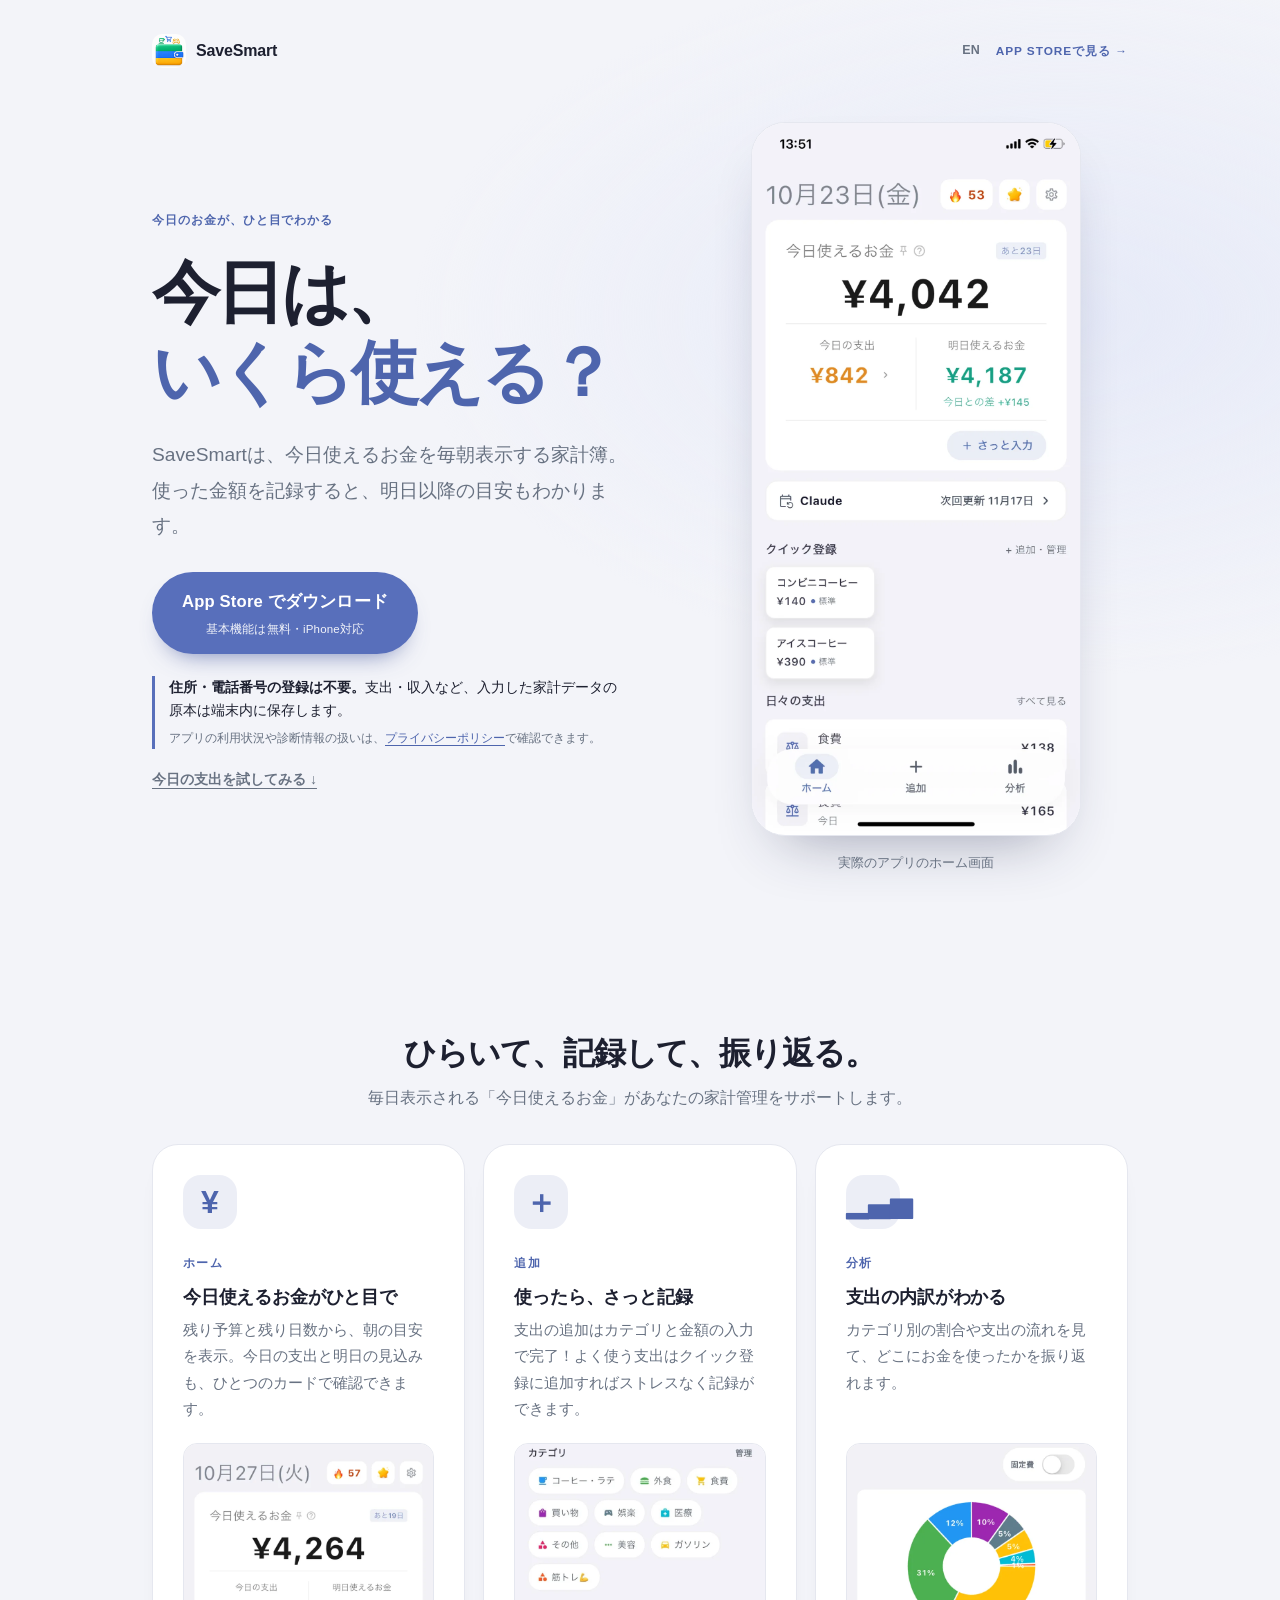
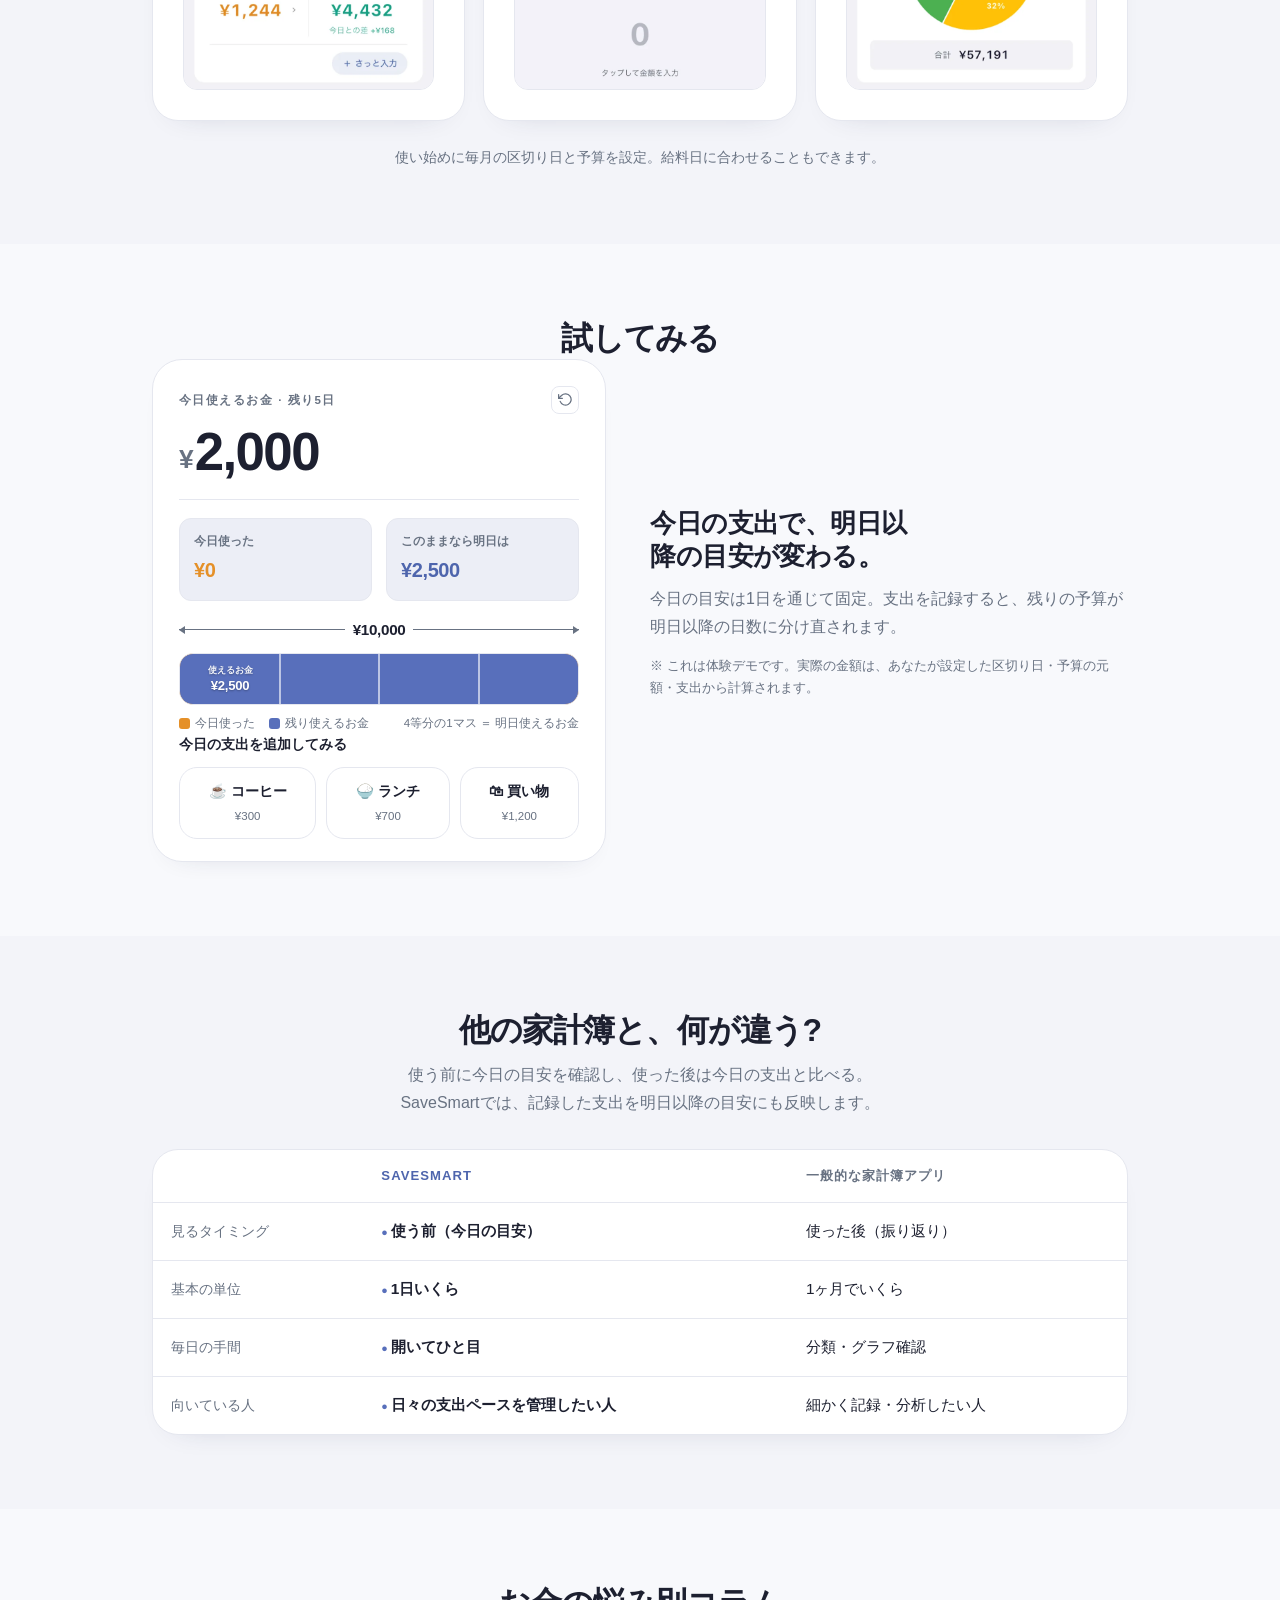
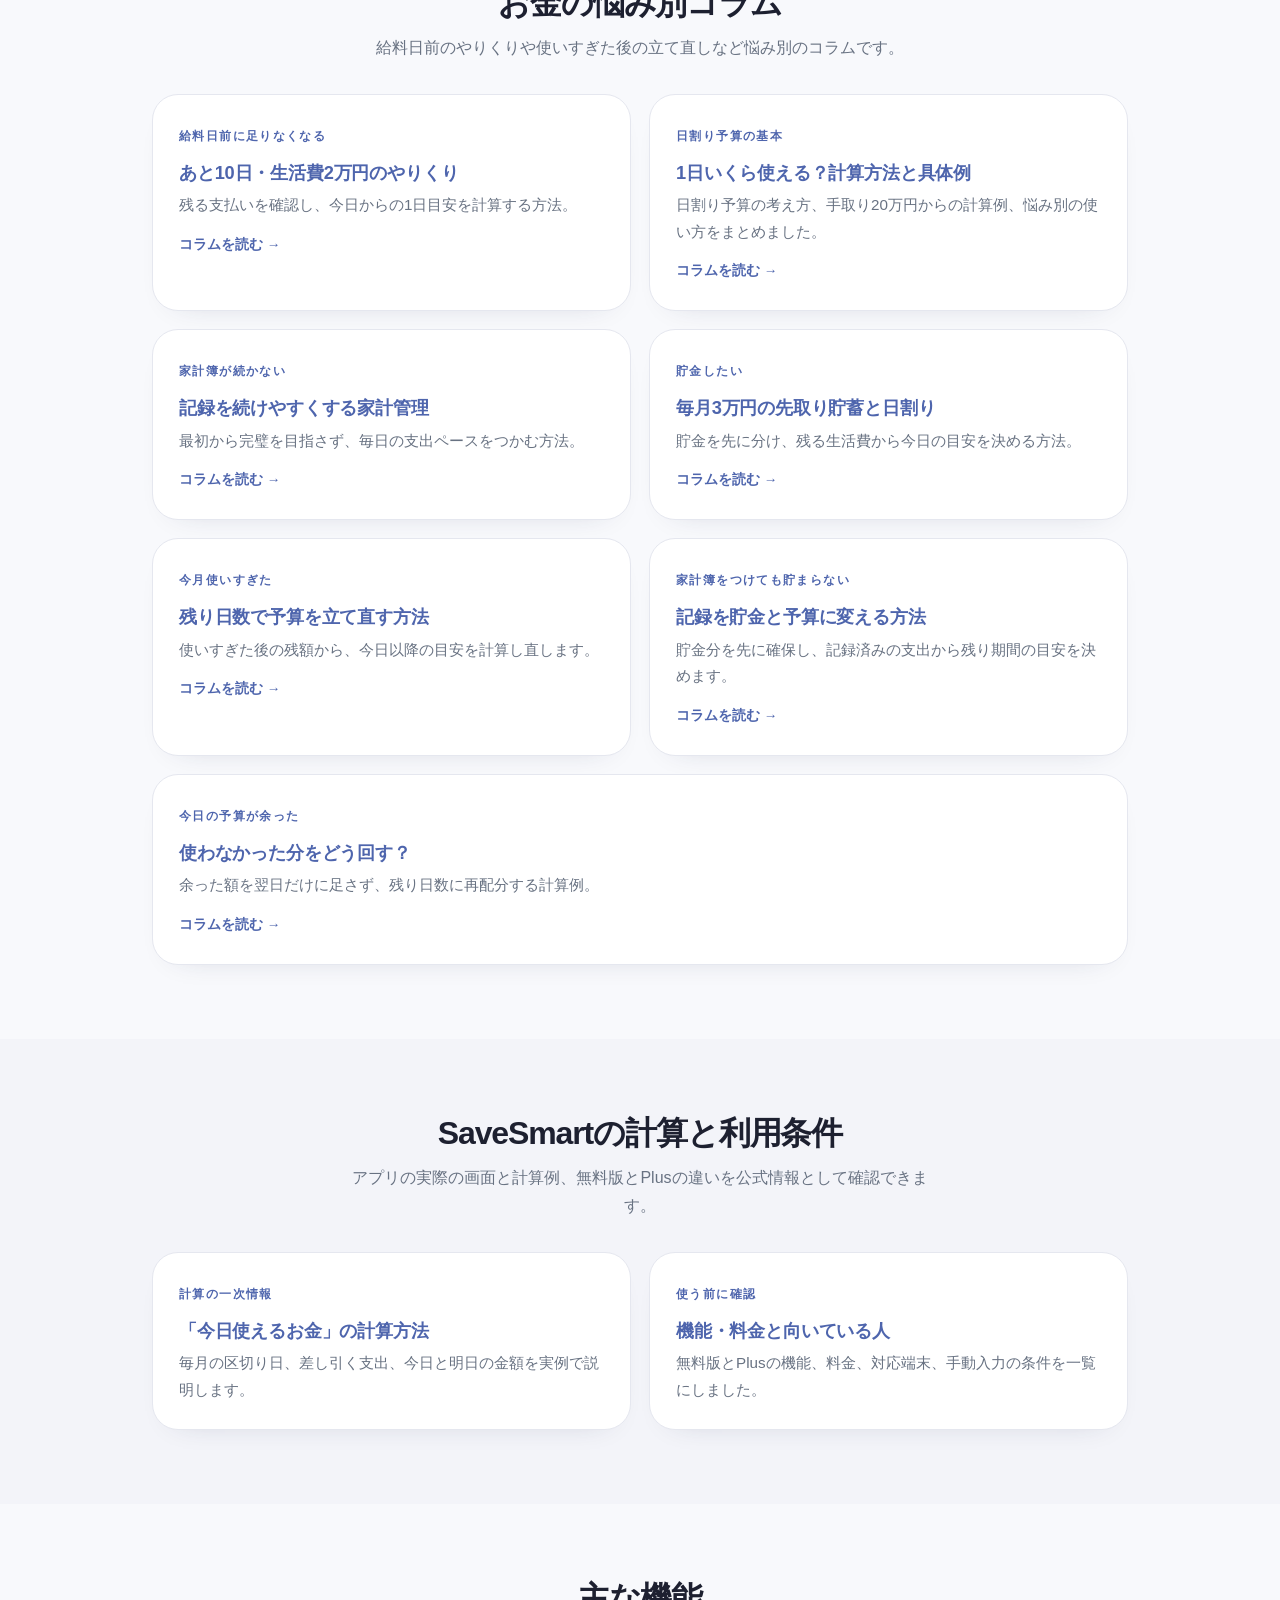
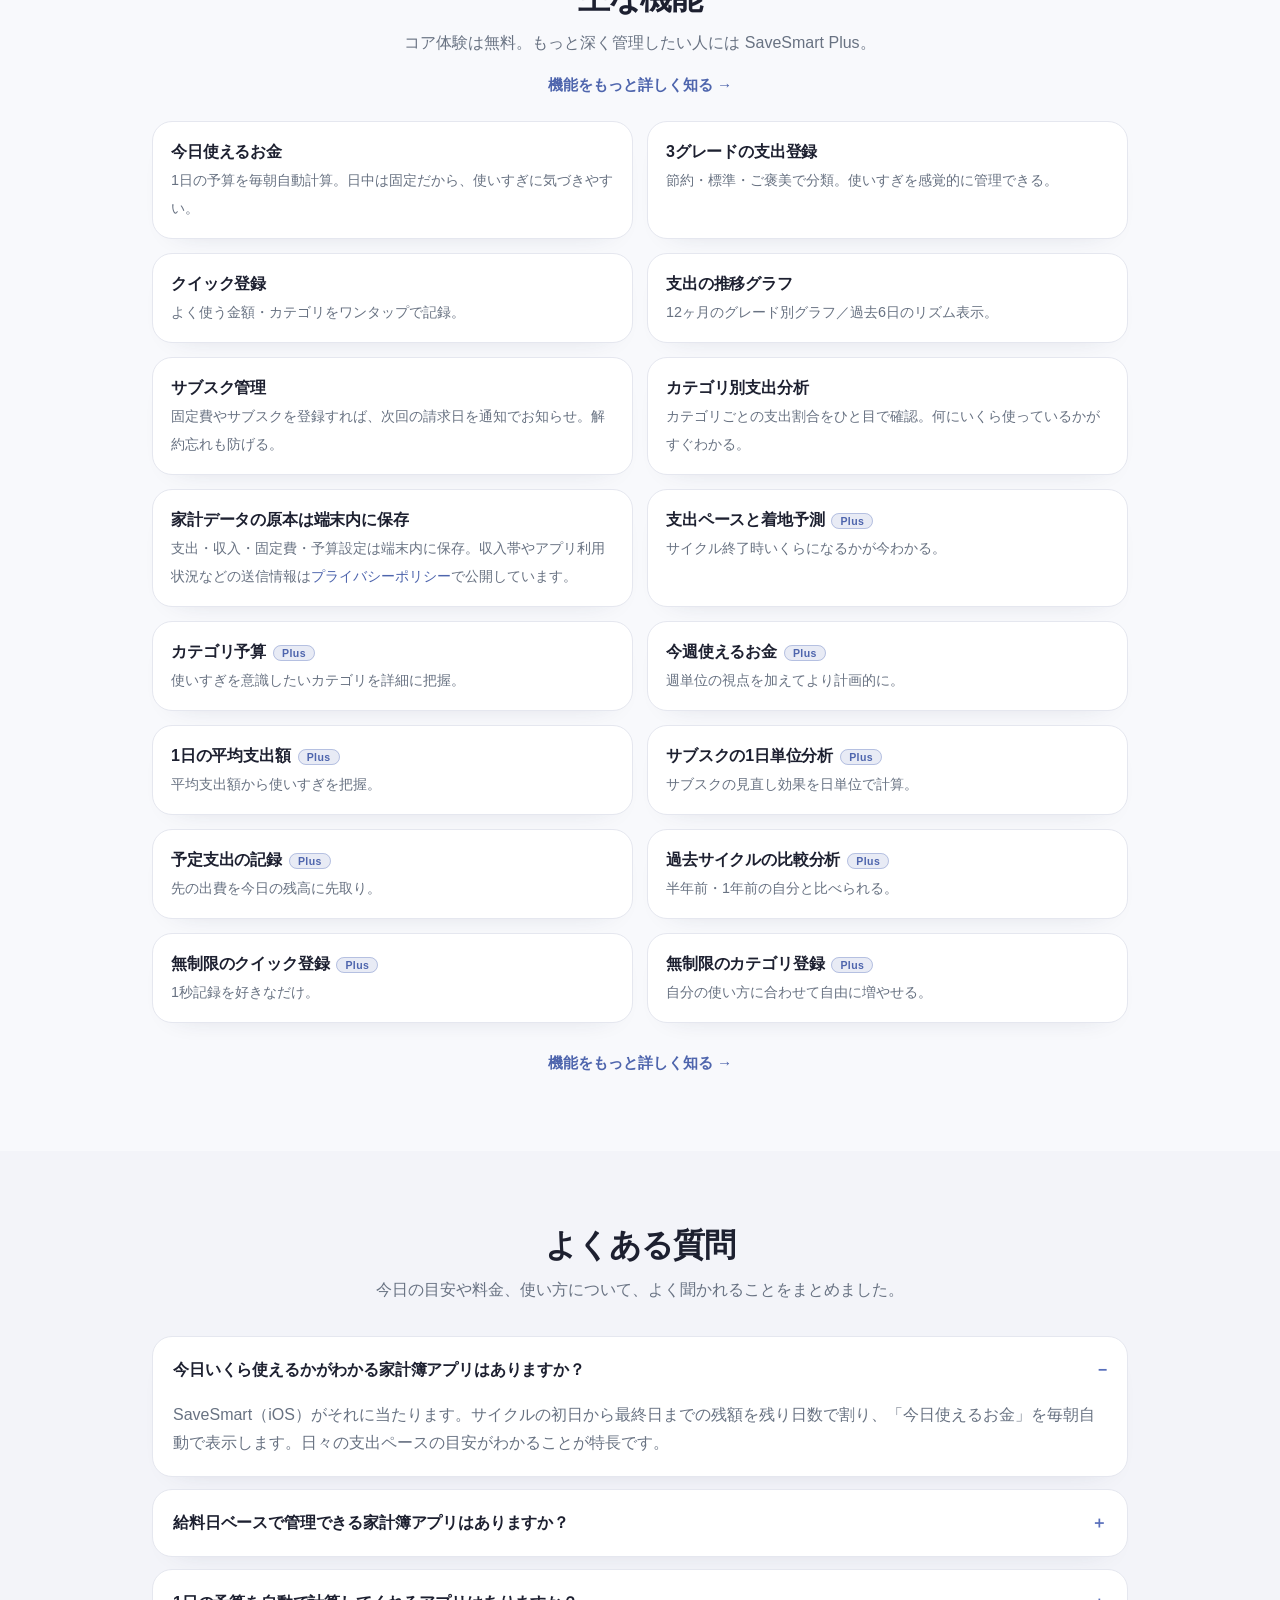
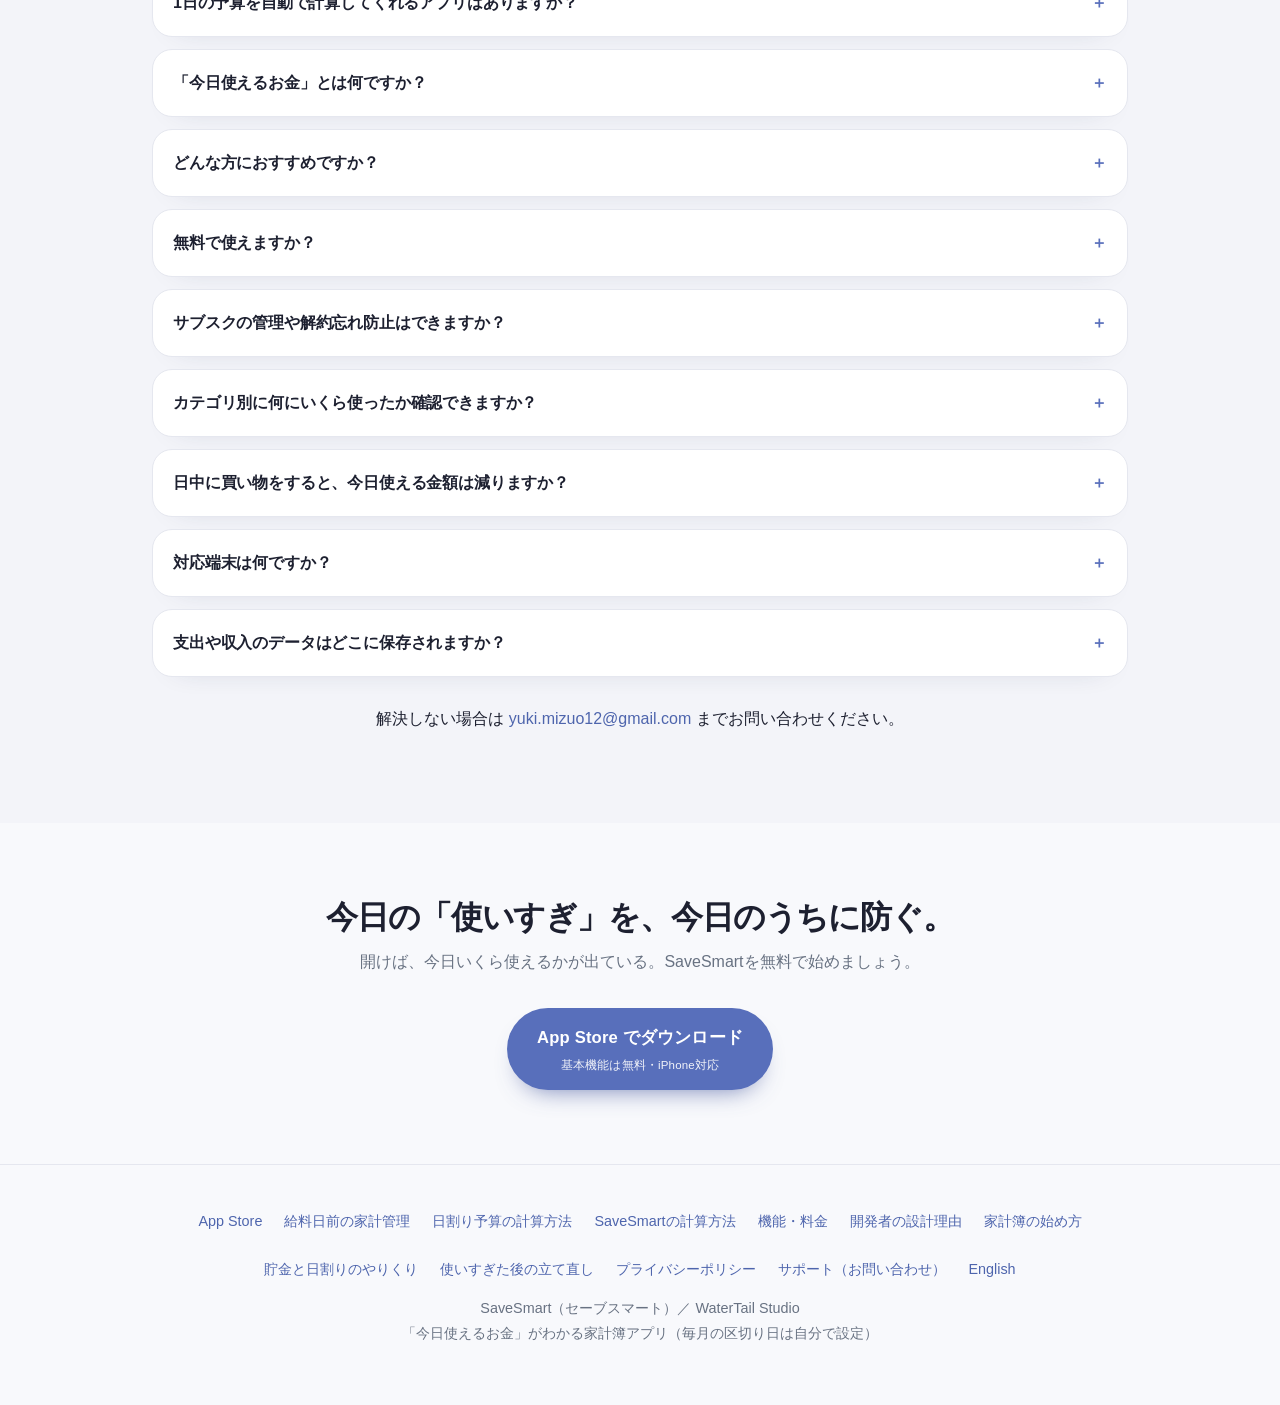
<file: index.html>
<!DOCTYPE html>
<html lang="ja">
<head>
<meta charset="utf-8">
<meta name="viewport" content="width=device-width, initial-scale=1">
<meta name="google-site-verification" content="BhBpTVd9x7FTcMlAxYvKC931R3ZEjpfUWdZ5Gxbw1XY" />
<meta name="msvalidate.01" content="673F9D4D63FCC1A7D56A0CAE67EF3B29" />

<script async src="https://www.googletagmanager.com/gtag/js?id=G-CNY3Y6PFBK"></script>
<script>
  window.dataLayer = window.dataLayer || [];
  function gtag(){dataLayer.push(arguments);}
  gtag('js', new Date());
  gtag('config', 'G-CNY3Y6PFBK');
</script>

<title>SaveSmart（セーブスマート）｜今日使えるお金がわかる家計簿アプリ</title>
<meta name="description" content="SaveSmartは、毎月好きな区切り日で予算を管理できるiPhone向け家計簿アプリ。残り予算を残り日数で日割りし、「今日使えるお金」の目安を表示します。基本機能は無料。">
<meta name="keywords" content="今日使えるお金,日割り予算,1日の予算 自動計算,今日いくら使えるか,家計簿アプリ,iOS,支出管理,節約アプリ,SaveSmart">
<meta name="author" content="WaterTail Studio">
<link rel="canonical" href="https://savesmartbudget.pages.dev/">
<link rel="alternate" hreflang="ja" href="https://savesmartbudget.pages.dev/">
<link rel="alternate" hreflang="en" href="https://savesmartbudget.pages.dev/en/">
<link rel="alternate" hreflang="x-default" href="https://savesmartbudget.pages.dev/">

<link rel="icon" href="assets/app-icon.png" type="image/png">
<link rel="apple-touch-icon" href="assets/app-icon.png">

<meta property="og:type" content="website">
<meta property="og:title" content="SaveSmart｜今日いくら使える？を毎朝おしえてくれる家計簿アプリ">
<meta property="og:description" content="残り予算を残り日数で日割りし、「今日使えるお金」の目安を表示。毎月の区切り日は自分で選べるiPhone向け家計簿アプリ。">
<meta property="og:url" content="https://savesmartbudget.pages.dev/">
<meta property="og:locale" content="ja_JP">
<meta property="og:image" content="https://savesmartbudget.pages.dev/assets/og-image.png">
<meta property="og:image:width" content="1200">
<meta property="og:image:height" content="630">
<meta property="og:image:alt" content="SaveSmartのホーム画面と『今日は、いくら使える？』のメッセージ">
<meta name="twitter:card" content="summary_large_image">
<meta name="twitter:title" content="SaveSmart｜今日いくら使える？がわかる家計簿アプリ">
<meta name="twitter:description" content="毎月の区切り日を自分で設定。残り予算を残り日数で日割りし、「今日使えるお金」の目安を表示するiPhone向け家計簿アプリ。">
<meta name="twitter:image" content="https://savesmartbudget.pages.dev/assets/og-image.png">

<script type="application/ld+json">
{
  "@context": "https://schema.org",
  "@type": "SoftwareApplication",
  "@id": "https://savesmartbudget.pages.dev/#app",
  "name": "SaveSmart",
  "alternateName": "セーブスマート",
  "operatingSystem": "iOS",
  "applicationCategory": "FinanceApplication",
  "description": "毎月自分で決めた区切り日をもとに予算を管理し、残り予算を残り日数で日割りして「今日使えるお金」の目安を示すiPhone向け家計簿アプリ。",
  "url": "https://savesmartbudget.pages.dev/",
  "downloadUrl": "https://apps.apple.com/jp/app/savesmart-今日使えるお金の家計簿/id6759412545",
  "sameAs": "https://apps.apple.com/jp/app/savesmart-今日使えるお金の家計簿/id6759412545",
  "image": "https://savesmartbudget.pages.dev/assets/app-icon.png",
  "author": { "@type": "Organization", "name": "WaterTail Studio" },
  "publisher": { "@type": "Organization", "name": "WaterTail Studio" },
  "offers": [
    { "@type": "Offer", "price": "0", "priceCurrency": "JPY", "description": "基本機能は無料" },
    { "@type": "Offer", "price": "300", "priceCurrency": "JPY", "description": "SaveSmart Plus（月額）" },
    { "@type": "Offer", "price": "3000", "priceCurrency": "JPY", "description": "SaveSmart Plus（年額）" }
  ]
}
</script>
<script type="application/ld+json">
{
  "@context": "https://schema.org",
  "@type": "WebSite",
  "name": "SaveSmart（セーブスマート）公式サイト",
  "url": "https://savesmartbudget.pages.dev/",
  "inLanguage": "ja",
  "publisher": { "@type": "Organization", "name": "WaterTail Studio", "sameAs": ["https://x.com/SaveSmart_Japan"] }
}
</script>
<script type="application/ld+json">
{
  "@context": "https://schema.org",
  "@type": "FAQPage",
  "mainEntity": [
    { "@type": "Question", "name": "今日いくら使えるかがわかる家計簿アプリはありますか？", "acceptedAnswer": { "@type": "Answer", "text": "SaveSmart（iOS）がそれに当たります。サイクルの初日から最終日までの残額を残り日数で割り、「今日使えるお金」を毎朝自動で表示します。日々の支出ペースの目安がわかることが特長です。" } },
    { "@type": "Question", "name": "給料日ベースで管理できる家計簿アプリはありますか？", "acceptedAnswer": { "@type": "Answer", "text": "はい。SaveSmartは毎月の区切り日を自由に設定できます。給料日に合わせても、1日や15日など別の日にしても使えます。設定した日から次の区切り日前日までを1サイクルとして計算します。" } },
    { "@type": "Question", "name": "1日の予算を自動で計算してくれるアプリはありますか？", "acceptedAnswer": { "@type": "Answer", "text": "SaveSmartは収入から固定費と昨日までの支出を差し引き、残り日数で割って1日の目安を自動計算します。SaveSmart Plusでは登録した予定支出も反映できます。" } },
    { "@type": "Question", "name": "「今日使えるお金」とは何ですか？", "acceptedAnswer": { "@type": "Answer", "text": "残り予算を残り日数で日割りした、その日の支出の目安です。今日の支出を記録しても今日の表示額は通常変わらず、支出は明日以降の見込みに反映されます。" } },
    { "@type": "Question", "name": "どんな方におすすめですか？", "acceptedAnswer": { "@type": "Answer", "text": "使いすぎ・無駄遣いを減らして貯金を増やしたい方、給料日前にお金が足りなくなりがちな方、家計簿を初めて使う方、過去の支出分析より今いくら残っているかを管理したい方、サブスク管理まで家計簿ひとつで完結させたい方におすすめです。" } },
    { "@type": "Question", "name": "SaveSmartは無料で使えますか？", "acceptedAnswer": { "@type": "Answer", "text": "はい。コア体験である「今日使えるお金」の自動計算・支出登録・グラフは無料で使えます。より詳しい分析やカテゴリ別予算などは SaveSmart Plus（月額¥300 / 年額¥3,000）で利用できます。" } },
    { "@type": "Question", "name": "サブスクの管理や解約忘れ防止はできますか？", "acceptedAnswer": { "@type": "Answer", "text": "はい、無料で使えます。固定費やサブスクを登録すると、次回の請求日を通知でお知らせします。使っていないサブスクを払い続けてしまうのを防げます。" } },
    { "@type": "Question", "name": "カテゴリ別に何にいくら使ったか確認できますか？", "acceptedAnswer": { "@type": "Answer", "text": "はい、無料で使えます。カテゴリごとの支出割合をひと目で確認でき、何にいくら使っているかが直感的にわかります。" } },
    { "@type": "Question", "name": "日中に買い物をすると、今日使える金額は減りますか？", "acceptedAnswer": { "@type": "Answer", "text": "その日の金額は朝の時点で固定され、日中に支出を登録しても変わりません。1日を通して数字がブレないため、その日の支出額と簡単に比較できます。" } },
    { "@type": "Question", "name": "対応端末は何ですか？", "acceptedAnswer": { "@type": "Answer", "text": "現在はiPhone（iOS）に対応しています。" } },
    { "@type": "Question", "name": "支出や収入のデータはどこに保存されますか？", "acceptedAnswer": { "@type": "Answer", "text": "支出・収入・固定費・予算設定など入力データの原本は端末内に保存します。Firebaseには利用状況や、収入額を区分化した収入帯などの分析情報を送信します。詳しくはプライバシーポリシーをご確認ください。" } }
  ]
}
</script>

<style>
  :root{
    --bg:#F3F4F9; --surface:#FFFFFF; --surface-2:#ECEEF6; --border:#E5E7EF;
    --ink:#1D2030; --muted:#687282; --accent:#586FBB; --accent-deep:#4E65AD; --dawn:#E59028;
    --shadow:0 18px 48px -24px rgba(20,35,28,.35);
    --radius:20px; --maxw:1020px; --money-blue:#3B82E8; --money-red:#E5484D;
  }
  @media (prefers-color-scheme: dark){
    :root{
      --bg:#0B1310; --surface:#121C17; --surface-2:#18251E; --border:#223029;
      --ink:#E9F1EC; --muted:#97A99F; --accent:#8CA0E3; --accent-deep:#8CA0E3; --dawn:#F0BC63;
      --shadow:0 24px 60px -28px rgba(0,0,0,.65);
    }
  }
  :root[data-theme="light"]{
    --bg:#F3F4F9; --surface:#FFFFFF; --surface-2:#ECEEF6; --border:#E5E7EF;
    --ink:#1D2030; --muted:#687282; --accent:#586FBB; --accent-deep:#4E65AD; --dawn:#E59028;
    --shadow:0 18px 48px -24px rgba(20,35,28,.35);
  }
  :root[data-theme="dark"]{
    --bg:#0B1310; --surface:#121C17; --surface-2:#18251E; --border:#223029;
    --ink:#E9F1EC; --muted:#97A99F; --accent:#8CA0E3; --accent-deep:#8CA0E3; --dawn:#F0BC63;
    --shadow:0 24px 60px -28px rgba(0,0,0,.65);
  }

  *{box-sizing:border-box}
  html{scroll-behavior:smooth}
  body{margin:0;background:var(--bg);color:var(--ink);
    font-family:-apple-system,BlinkMacSystemFont,"Hiragino Sans","Noto Sans JP","Segoe UI",sans-serif;
    line-height:1.75;-webkit-font-smoothing:antialiased;text-rendering:optimizeLegibility}
  .wrap{max-width:var(--maxw);margin:0 auto;padding:0 22px}
  a{color:var(--accent-deep);text-decoration:none}
  h1,h2,h3{line-height:1.28;letter-spacing:-.02em;text-wrap:balance;margin:0}
  .num{font-variant-numeric:tabular-nums;font-feature-settings:"tnum" 1}
  .eyebrow{font-size:.74rem;font-weight:700;text-transform:uppercase;letter-spacing:.16em;color:var(--accent-deep)}

  .btn{display:inline-flex;flex-direction:column;align-items:center;background:var(--accent);color:#fff;
    font-weight:800;padding:15px 30px;border-radius:999px;font-size:1.04rem;letter-spacing:.01em;
    box-shadow:0 10px 24px -12px var(--accent);transition:transform .12s ease,box-shadow .12s ease}
  .btn:hover{transform:translateY(-2px);box-shadow:0 16px 30px -12px var(--accent)}
  .btn small{font-weight:500;font-size:.72rem;opacity:.92;margin-top:3px}
  @media (prefers-reduced-motion: reduce){*{scroll-behavior:auto}.btn{transition:none}}

  section{padding:64px 0;border-top:1px solid var(--border)}
  h2.title{font-size:clamp(1.45rem,3.6vw,2rem);text-align:center}
  p.subtitle{text-align:center;color:var(--muted);margin:10px auto 36px;max-width:600px}

  /* ---- hero ---- */
  header.hero{padding:26px 0 8px}
  .topbar{display:flex;align-items:center;justify-content:space-between;padding:8px 0 40px;gap:14px;flex-wrap:wrap}
  .brand{display:flex;align-items:center;gap:10px;font-weight:800;letter-spacing:-.01em}
  .logo{width:30px;height:30px;border-radius:9px;background:linear-gradient(145deg,var(--accent),var(--accent-deep));
    display:grid;place-items:center;color:#fff;font-size:1rem;font-weight:800}
  .topbar-links{display:flex;align-items:center;gap:16px}
  .lang-switch{font-size:.78rem;font-weight:700;color:var(--muted)}
  .hero-grid{display:grid;grid-template-columns:1.05fr .95fr;gap:48px;align-items:center;padding-bottom:52px}
  @media(max-width:820px){.hero-grid{grid-template-columns:1fr;gap:36px}}
  header.hero h1{font-size:clamp(2rem,5.2vw,3.15rem);font-weight:800;margin:16px 0 18px}
  header.hero .lead{font-size:clamp(1.05rem,2.4vw,1.2rem);color:var(--muted);margin:0 0 28px;max-width:30em}
  .accent{color:var(--accent-deep)}

  /* today card = product's core moment */
  .today{position:relative;background:var(--surface);border:1px solid var(--border);
    border-radius:26px;padding:30px 30px 26px;box-shadow:var(--shadow);overflow:hidden}
  .today::before{content:"";position:absolute;inset:0 0 auto 0;height:4px;
    background:linear-gradient(90deg,var(--dawn),var(--accent))}
  .today .glow{position:absolute;top:-30px;right:-30px;width:220px;height:220px;border-radius:50%;
    background:radial-gradient(circle,color-mix(in srgb,var(--dawn) 42%,transparent),transparent 68%);
    pointer-events:none;filter:blur(4px)}
  .today .clabel{display:flex;justify-content:space-between;align-items:center;
    font-size:.72rem;text-transform:uppercase;letter-spacing:.14em;color:var(--muted);font-weight:700}
  .today .status{color:var(--accent-deep)}
  .today .amount{font-size:clamp(2.7rem,8.5vw,4rem);font-weight:800;letter-spacing:-.03em;
    margin:12px 0 2px;line-height:1}
  .today .amount .yen{font-size:.5em;font-weight:700;color:var(--muted);margin-right:.12em;vertical-align:.06em}
  .today .meta{color:var(--muted);font-size:.92rem;margin-top:6px}
  .spark{margin-top:20px;width:100%;height:44px;display:block}
  .grade{display:inline-flex;align-items:center;gap:6px;margin-top:16px;padding:5px 12px;border-radius:999px;
    background:var(--surface-2);border:1px solid var(--border);font-size:.8rem;font-weight:700;color:var(--ink)}
  .dot{width:8px;height:8px;border-radius:50%;background:var(--accent)}

  /* ---- steps / cards ---- */
  .grid{display:grid;gap:18px;grid-template-columns:repeat(3,1fr)}
  #use-cases .grid{grid-template-columns:repeat(2,1fr)}
  #use-cases .grid .card:last-child:nth-child(odd){grid-column:1/-1}
  #product-details .grid{grid-template-columns:repeat(2,1fr)}
  @media(max-width:760px){.grid{grid-template-columns:1fr}}
  @media(max-width:760px){#use-cases .grid{grid-template-columns:1fr}}
  @media(max-width:760px){#product-details .grid{grid-template-columns:1fr}}
  .card{background:var(--surface);border:1px solid var(--border);border-radius:var(--radius);padding:26px}
  .card .k{font-size:.72rem;font-weight:800;letter-spacing:.12em;color:var(--accent-deep);text-transform:uppercase}
  .card h3{margin:12px 0 8px;font-size:1.14rem;letter-spacing:-.01em}
  .card p{margin:0;color:var(--muted);font-size:.95rem}
  .card.has-shot{display:flex;flex-direction:column}
  .card .read-more{display:inline-block;margin-top:14px;font-size:.85rem;font-weight:700;color:var(--accent-deep)}
  .card .feature-shot{margin:auto 0 0;padding-top:20px}
  .card .feature-shot img{display:block;width:100%;height:auto;border-radius:14px;border:1px solid var(--border)}
  .card .formula{font-family:ui-monospace,SFMono-Regular,Menlo,monospace;font-size:.8rem;color:var(--accent-deep);
    background:var(--surface-2);border:1px solid var(--border);border-radius:8px;padding:2px 7px;display:inline-block;margin-top:2px}

  /* ---- comparison ---- */
  .tablewrap{overflow-x:auto;border:1px solid var(--border);border-radius:var(--radius);background:var(--surface)}
  table{border-collapse:collapse;width:100%;min-width:540px;font-size:.96rem}
  th,td{padding:15px 18px;text-align:left;border-bottom:1px solid var(--border)}
  thead th{font-size:.82rem;text-transform:uppercase;letter-spacing:.08em;color:var(--muted)}
  thead th:nth-child(2){color:var(--accent-deep)}
  tbody tr:last-child td{border-bottom:none}
  td:first-child{color:var(--muted);font-size:.9rem}
  td.good{color:var(--ink);font-weight:700}
  td.good::before{content:"● ";color:var(--accent);font-size:.7em;vertical-align:middle}

  /* ---- features ---- */
  ul.feat{list-style:none;padding:0;margin:0;display:grid;gap:14px;grid-template-columns:1fr 1fr}
  @media(max-width:760px){ul.feat{grid-template-columns:1fr}}
  ul.feat li{background:var(--surface);border:1px solid var(--border);border-radius:14px;padding:16px 18px}
  ul.feat li b{display:block;font-size:1rem;letter-spacing:-.01em}
  ul.feat li span{color:var(--muted);font-size:.9rem}
  .feat-more{text-align:center;margin:26px 0 0}
  .feat-more a{font-weight:700;font-size:.95rem}
  .feat-more.top{margin:-18px 0 22px}
  ul.feat li .plus-badge{font-size:.66rem;font-weight:800;letter-spacing:.04em;color:var(--accent-deep);
    background:color-mix(in srgb,var(--accent) 14%,var(--surface));border:1px solid color-mix(in srgb,var(--accent) 35%,transparent);
    padding:1px 8px;border-radius:999px;margin-left:7px;vertical-align:middle}

  /* ---- faq ---- */
  details{border:1px solid var(--border);border-radius:14px;padding:2px 20px;margin-bottom:12px;background:var(--surface)}
  details summary{cursor:pointer;font-weight:700;padding:17px 0;list-style:none;letter-spacing:-.01em}
  details summary::-webkit-details-marker{display:none}
  details summary::after{content:"＋";float:right;color:var(--accent);font-weight:800}
  details[open] summary::after{content:"−"}
  details p{margin:0 0 17px;color:var(--muted)}
  details ul{margin:0 0 17px;padding-left:1.2em;color:var(--muted)}
  details ul li{margin:0 0 6px}

  footer{border-top:1px solid var(--border);padding:44px 0;text-align:center;color:var(--muted);font-size:.9rem}
  footer nav{margin-bottom:14px;display:flex;gap:22px;justify-content:center;flex-wrap:wrap}
  .cta-center{text-align:center}

  [tabindex],a,summary,button{outline-offset:3px}
  a:focus-visible,summary:focus-visible,.btn:focus-visible{outline:2px solid var(--accent-deep)}

  /* ---- interactive demo ---- */
  .demo-grid{display:grid;grid-template-columns:.95fr 1fr;gap:44px;align-items:center}
  @media(max-width:820px){.demo-grid{grid-template-columns:1fr;gap:28px}}
  .d-card{position:relative;background:var(--surface);border:1px solid var(--border);border-radius:24px;
    padding:26px 26px 22px;box-shadow:var(--shadow);overflow:hidden;transition:border-color .3s ease}
  .d-card::before{content:"";position:absolute;inset:0 0 auto 0;height:4px;background:linear-gradient(90deg,var(--dawn),var(--accent))}
  .d-card.warn{border-color:color-mix(in srgb,var(--dawn) 60%,var(--border))}
  .d-head{display:flex;justify-content:space-between;align-items:center;gap:10px;
    font-size:.72rem;text-transform:uppercase;letter-spacing:.13em;color:var(--muted);font-weight:700}
  .lock{display:inline-flex;align-items:center;gap:5px;padding:3px 10px;border-radius:999px;white-space:nowrap;
    background:var(--surface-2);border:1px solid var(--border);color:var(--accent-deep);letter-spacing:.04em}
  .d-amount{font-size:clamp(2.4rem,7vw,3.3rem);font-weight:800;letter-spacing:-.03em;line-height:1;margin:12px 0 4px}
  .d-amount .yen{font-size:.5em;font-weight:700;color:var(--muted);margin-right:.1em;vertical-align:.06em}
  .d-sub{color:var(--muted);font-size:.9rem}
  .d-hr{border:none;border-top:1px solid var(--border);margin:20px 0 16px}
  .d-prompt{font-size:.85rem;font-weight:700;color:var(--ink);margin-bottom:10px}
  .qrow{display:flex;gap:10px;flex-wrap:wrap}
  .qbtn{flex:1 1 auto;cursor:pointer;background:var(--bg);border:1px solid var(--border);border-radius:12px;
    padding:11px 12px;font:inherit;font-weight:700;font-size:.9rem;color:var(--ink);text-align:center;
    transition:transform .1s ease,border-color .1s ease}
  .qbtn:hover{transform:translateY(-2px);border-color:var(--accent)}
  .qbtn:active{transform:translateY(0)}
  .qbtn span{display:block;font-size:.72rem;font-weight:500;color:var(--muted);margin-top:2px}
  .d-stats{display:flex;gap:14px;margin-top:18px}
  .d-stat{flex:1;background:var(--surface-2);border:1px solid var(--border);border-radius:12px;padding:12px 14px}
  .d-stat .lab{font-size:.72rem;color:var(--muted);font-weight:700}
  .d-stat .val{font-size:1.25rem;font-weight:800;letter-spacing:-.02em;margin-top:2px;color:var(--dawn)}
  .d-stat.tomo .val{color:var(--accent-deep)}
  .d-reset{display:inline-grid;place-items:center;width:28px;height:28px;border-radius:8px;background:none;
    border:1px solid var(--border);color:var(--muted);cursor:pointer;padding:0;
    transition:color .12s ease,border-color .12s ease}
  .d-reset:hover{color:var(--accent-deep);border-color:var(--accent)}
  .d-reset svg{width:15px;height:15px}
  .demo-copy h3{font-size:clamp(1.3rem,3vw,1.6rem);margin-bottom:12px;letter-spacing:-.02em}
  .demo-copy p{color:var(--muted);margin:0 0 14px}
  .demo-copy .fine{font-size:.8rem}
  .d-note{margin-top:14px;font-size:.82rem;line-height:1.6;color:var(--muted)}
  .d-note:empty{margin-top:0}
  .d-stat.tomo.down .val{color:var(--money-red)}
  .d-barwrap{margin-top:16px}
  .d-totalspan{display:flex;align-items:center;gap:8px;margin-bottom:10px}
  .d-span-line{flex:1;height:1px;background:var(--muted);position:relative}
  .d-span-line.left::before{content:"";position:absolute;left:0;top:50%;transform:translateY(-50%);
    width:0;height:0;border-top:4px solid transparent;border-bottom:4px solid transparent;border-right:6px solid var(--muted)}
  .d-span-line.right::after{content:"";position:absolute;right:0;top:50%;transform:translateY(-50%);
    width:0;height:0;border-top:4px solid transparent;border-bottom:4px solid transparent;border-left:6px solid var(--muted)}
  .d-span-amount{font-weight:800;font-size:.95rem;letter-spacing:-.02em;color:var(--ink);white-space:nowrap}
  .d-bar{position:relative;height:52px;border-radius:10px;overflow:hidden;background:var(--dawn);border:1px solid var(--border)}
  .d-bar-fill{position:absolute;top:0;right:0;height:100%;width:100%;background:var(--accent-deep);
    transition:width .45s cubic-bezier(.22,.61,.36,1),background-color .3s ease}
  .d-bar-fill.down{background:var(--money-red)}
  .d-div{position:absolute;top:0;height:100%;width:2px;background:rgba(255,255,255,.6);transform:translateX(-1px)}
  .d-barlabel{position:absolute;top:50%;transform:translate(-50%,-50%);text-align:center;line-height:1.12;color:#fff;
    pointer-events:none;white-space:nowrap;z-index:2;text-shadow:0 1px 2px rgba(0,0,0,.28);
    transition:left .45s cubic-bezier(.22,.61,.36,1),opacity .3s ease}
  .d-barlabel .cap{display:block;font-size:.58rem;font-weight:600;opacity:.92}
  .d-barlabel b{font-size:.82rem;font-weight:800;letter-spacing:-.02em}
  @media (prefers-reduced-motion: reduce){.d-barlabel{transition:none}}
  .d-barlegend{display:flex;justify-content:space-between;gap:12px;flex-wrap:wrap;margin-top:8px;font-size:.72rem;color:var(--muted)}
  .d-barlegend .keys{display:flex;gap:14px}
  .d-barlegend .k{display:inline-flex;align-items:center;gap:5px}
  .d-barlegend .sw{width:11px;height:11px;border-radius:3px}
  .d-barlegend .sw.blue{background:var(--accent-deep)}
  .d-barlegend .sw.red{background:var(--dawn)}
  @media (prefers-reduced-motion: reduce){.d-bar-fill{transition:none}}
</style>
<link rel="stylesheet" href="assets/app-theme.css">
</head>
<body>

<header class="hero">
  <div class="wrap">
    <div class="topbar">
      <div class="brand"><img class="brand-icon" src="assets/app-icon.png" width="34" height="34" alt="">SaveSmart</div>
      <div class="topbar-links">
        <a class="lang-switch" href="./en/">EN</a>
        <a class="eyebrow" href="https://apps.apple.com/jp/app/savesmart-今日使えるお金の家計簿/id6759412545?ct=lp">App Storeで見る →</a>
      </div>
    </div>

    <div class="hero-grid">
      <div>
        <span class="eyebrow">今日のお金が、ひと目でわかる</span>
        <h1>今日は、<br><span class="accent">いくら使える？</span></h1>
        <p class="lead">SaveSmartは、今日使えるお金を毎朝表示する家計簿。使った金額を記録すると、明日以降の目安もわかります。</p>
        <a class="btn" href="https://apps.apple.com/jp/app/savesmart-今日使えるお金の家計簿/id6759412545?ct=lp">App Store でダウンロード<small>基本機能は無料・iPhone対応</small></a>
        <div class="hero-privacy">
          <p><strong>住所・電話番号の登録は不要。</strong>支出・収入など、入力した家計データの原本は端末内に保存します。</p>
          <p class="hero-privacy-detail">アプリの利用状況や診断情報の扱いは、<a href="./privacy">プライバシーポリシー</a>で確認できます。</p>
        </div>
        <p class="hero-underlink"><a href="#try">今日の支出を試してみる ↓</a></p>
      </div>

      <figure class="app-preview">
        <div class="app-screen-crop"><img src="assets/savesmart-home-20261023.webp" width="990" height="2143" alt="SaveSmartのホーム画面。今日使えるお金、今日の支出、明日使えるお金、クイック登録が並ぶ" fetchpriority="high"></div>
        <figcaption>実際のアプリのホーム画面</figcaption>
      </figure>
    </div>
  </div>
</header>

<section id="how">
  <div class="wrap">
    <h2 class="title">ひらいて、記録して、振り返る。</h2>
    <p class="subtitle">毎日表示される「今日使えるお金」があなたの家計管理をサポートします。</p>
    <div class="grid">
      <div class="card has-shot">
        <span class="feature-glyph" aria-hidden="true">¥</span>
        <div class="k">ホーム</div>
        <h3>今日使えるお金がひと目で</h3>
        <p>残り予算と残り日数から、朝の目安を表示。今日の支出と明日の見込みも、ひとつのカードで確認できます。</p>
        <figure class="feature-shot"><img src="./assets/feature-home-20261027.webp" width="720" height="707" alt="SaveSmartのホーム画面。今日使えるお金・今日の支出・明日使えるお金をひとつのカードに表示" loading="lazy" decoding="async"></figure>
      </div>
      <div class="card has-shot">
        <span class="feature-glyph" aria-hidden="true">＋</span>
        <div class="k">追加</div>
        <h3>使ったら、さっと記録</h3>
        <p>支出の追加はカテゴリと金額の入力で完了！よく使う支出はクイック登録に追加すればストレスなく記録ができます。</p>
        <figure class="feature-shot"><img src="./assets/feature-add-20261027.webp" width="720" height="707" alt="SaveSmartの支出を記録する画面。カテゴリを選んで金額を入力" loading="lazy" decoding="async"></figure>
      </div>
      <div class="card has-shot">
        <span class="feature-glyph bars" aria-hidden="true">▂▅▇</span>
        <div class="k">分析</div>
        <h3>支出の内訳がわかる</h3>
        <p>カテゴリ別の割合や支出の流れを見て、どこにお金を使ったかを振り返れます。</p>
        <figure class="feature-shot"><img src="./assets/feature-analysis-20261027.webp" width="720" height="707" alt="SaveSmartのカテゴリ別の支出割合。ドーナツグラフと今サイクルの支出合計" loading="lazy" decoding="async"></figure>
      </div>
    </div>
    <p class="setup-note">使い始めに毎月の区切り日と予算を設定。給料日に合わせることもできます。</p>
  </div>
</section>

<section id="try">
  <div class="wrap">
    <h2 class="title">試してみる</h2>
    <div class="demo-grid">
      <div class="d-card" id="d-card">
        <div class="d-head"><span>今日使えるお金 · 残り5日</span><button class="d-reset" id="d-reset" type="button" aria-label="リセット" title="リセット"><svg viewBox="0 0 24 24" fill="none" stroke="currentColor" stroke-width="2" stroke-linecap="round" stroke-linejoin="round" aria-hidden="true"><polyline points="1 4 1 10 7 10"/><path d="M3.51 15a9 9 0 1 0 2.13-9.36L1 10"/></svg></button></div>
        <div class="d-amount num"><span class="yen">¥</span>2,000</div>
        <hr class="d-hr">
        <div class="d-stats">
          <div class="d-stat"><div class="lab">今日使った</div><div class="val num">¥<span id="d-spent">0</span></div></div>
          <div class="d-stat tomo"><div class="lab">このままなら明日は</div><div class="val num">¥<span id="d-tomo">2,500</span></div></div>
        </div>
        <div class="d-note" id="d-note"></div>
        <div class="d-barwrap">
          <div class="d-totalspan" aria-hidden="true">
            <span class="d-span-line left"></span>
            <span class="d-span-amount num">¥10,000</span>
            <span class="d-span-line right"></span>
          </div>
          <div class="d-bar" id="d-bar" aria-hidden="true">
            <div class="d-bar-fill" id="d-bar-fill" style="width:100%">
              <span class="d-div" style="left:25%"></span>
              <span class="d-div" style="left:50%"></span>
              <span class="d-div" style="left:75%"></span>
            </div>
            <div class="d-barlabel" id="d-lab-spent" style="opacity:0"><span class="cap">使ったお金</span><b class="num">¥0</b></div>
            <div class="d-barlabel" id="d-lab-avail" style="left:12.5%"><span class="cap">使えるお金</span><b class="num">¥2,500</b></div>
          </div>
          <div class="d-barlegend">
            <span class="keys">
              <span class="k"><span class="sw red"></span>今日使った</span>
              <span class="k"><span class="sw blue"></span>残り使えるお金</span>
            </span>
            <span>4等分の1マス ＝ 明日使えるお金</span>
          </div>
        </div>
        <div class="d-prompt">今日の支出を追加してみる</div>
        <div class="qrow">
          <button class="qbtn" data-add="300" type="button">☕ コーヒー<span>¥300</span></button>
          <button class="qbtn" data-add="700" type="button">🍚 ランチ<span>¥700</span></button>
          <button class="qbtn" data-add="1200" type="button">🛍 買い物<span>¥1,200</span></button>
        </div>
      </div>
      <div class="demo-copy">
        <h3>今日の支出で、明日以降の目安が変わる。</h3>
        <p>今日の目安は1日を通じて固定。支出を記録すると、残りの予算が明日以降の日数に分け直されます。</p>
        <p class="fine">※ これは体験デモです。実際の金額は、あなたが設定した区切り日・予算の元額・支出から計算されます。</p>
      </div>
    </div>
  </div>
</section>

<section id="why">
  <div class="wrap">
    <h2 class="title">他の家計簿と、何が違う?</h2>
    <p class="subtitle">使う前に今日の目安を確認し、使った後は今日の支出と比べる。<br>SaveSmartでは、記録した支出を明日以降の目安にも反映します。</p>
    <div class="tablewrap">
      <table>
        <thead>
          <tr><th scope="col"></th><th scope="col">SaveSmart</th><th scope="col">一般的な家計簿アプリ</th></tr>
        </thead>
        <tbody>
          <tr><td>見るタイミング</td><td class="good">使う前（今日の目安）</td><td>使った後（振り返り）</td></tr>
          <tr><td>基本の単位</td><td class="good">1日いくら</td><td>1ヶ月でいくら</td></tr>
          <tr><td>毎日の手間</td><td class="good">開いてひと目</td><td>分類・グラフ確認</td></tr>
          <tr><td>向いている人</td><td class="good">日々の支出ペースを管理したい人</td><td>細かく記録・分析したい人</td></tr>
        </tbody>
      </table>
    </div>
  </div>
</section>

<section id="use-cases">
  <div class="wrap">
    <h2 class="title">お金の悩み別コラム</h2>
    <p class="subtitle">給料日前のやりくりや使いすぎた後の立て直しなど悩み別のコラムです。</p>
    <div class="grid">
      <a class="card" href="./payday-budget">
        <span class="k">給料日前に足りなくなる</span>
        <h3>あと10日・生活費2万円のやりくり</h3>
        <p>残る支払いを確認し、今日からの1日目安を計算する方法。</p>
        <span class="read-more">コラムを読む →</span>
      </a>
      <a class="card" href="./daily-budget">
        <span class="k">日割り予算の基本</span>
        <h3>1日いくら使える？計算方法と具体例</h3>
        <p>日割り予算の考え方、手取り20万円からの計算例、悩み別の使い方をまとめました。</p>
        <span class="read-more">コラムを読む →</span>
      </a>
      <a class="card" href="./start-budgeting">
        <span class="k">家計簿が続かない</span>
        <h3>記録を続けやすくする家計管理</h3>
        <p>最初から完璧を目指さず、毎日の支出ペースをつかむ方法。</p>
        <span class="read-more">コラムを読む →</span>
      </a>
      <a class="card" href="./save-money-daily-budget">
        <span class="k">貯金したい</span>
        <h3>毎月3万円の先取り貯蓄と日割り</h3>
        <p>貯金を先に分け、残る生活費から今日の目安を決める方法。</p>
        <span class="read-more">コラムを読む →</span>
      </a>
      <a class="card" href="./rebuild-budget-after-overspending">
        <span class="k">今月使いすぎた</span>
        <h3>残り日数で予算を立て直す方法</h3>
        <p>使いすぎた後の残額から、今日以降の目安を計算し直します。</p>
        <span class="read-more">コラムを読む →</span>
      </a>
      <a class="card" href="./why-budgeting-does-not-build-savings">
        <span class="k">家計簿をつけても貯まらない</span>
        <h3>記録を貯金と予算に変える方法</h3>
        <p>貯金分を先に確保し、記録済みの支出から残り期間の目安を決めます。</p>
        <span class="read-more">コラムを読む →</span>
      </a>
      <a class="card" href="./roll-over-daily-budget">
        <span class="k">今日の予算が余った</span>
        <h3>使わなかった分をどう回す？</h3>
        <p>余った額を翌日だけに足さず、残り日数に再配分する計算例。</p>
        <span class="read-more">コラムを読む →</span>
      </a>
    </div>
  </div>
</section>

<section id="product-details">
  <div class="wrap">
    <h2 class="title">SaveSmartの計算と利用条件</h2>
    <p class="subtitle">アプリの実際の画面と計算例、無料版とPlusの違いを公式情報として確認できます。</p>
    <div class="grid">
      <a class="card" href="./how-savesmart-calculates">
        <span class="k">計算の一次情報</span>
        <h3>「今日使えるお金」の計算方法</h3>
        <p>毎月の区切り日、差し引く支出、今日と明日の金額を実例で説明します。</p>
      </a>
      <a class="card" href="./features-pricing">
        <span class="k">使う前に確認</span>
        <h3>機能・料金と向いている人</h3>
        <p>無料版とPlusの機能、料金、対応端末、手動入力の条件を一覧にしました。</p>
      </a>
    </div>
  </div>
</section>

<section id="features">
  <div class="wrap">
    <h2 class="title">主な機能</h2>
    <p class="subtitle">コア体験は無料。もっと深く管理したい人には SaveSmart Plus。</p>
    <p class="feat-more top"><a href="./features-pricing">機能をもっと詳しく知る →</a></p>
    <ul class="feat">
      <li><b>今日使えるお金</b><span>1日の予算を毎朝自動計算。日中は固定だから、使いすぎに気づきやすい。</span></li>
      <li><b>3グレードの支出登録</b><span>節約・標準・ご褒美で分類。使いすぎを感覚的に管理できる。</span></li>
      <li><b>クイック登録</b><span>よく使う金額・カテゴリをワンタップで記録。</span></li>
      <li><b>支出の推移グラフ</b><span>12ヶ月のグレード別グラフ／過去6日のリズム表示。</span></li>
      <li><b>サブスク管理</b><span>固定費やサブスクを登録すれば、次回の請求日を通知でお知らせ。解約忘れも防げる。</span></li>
      <li><b>カテゴリ別支出分析</b><span>カテゴリごとの支出割合をひと目で確認。何にいくら使っているかがすぐわかる。</span></li>
      <li><b>家計データの原本は端末内に保存</b><span>支出・収入・固定費・予算設定は端末内に保存。収入帯やアプリ利用状況などの送信情報は<a href="./privacy">プライバシーポリシー</a>で公開しています。</span></li>
      <li><b>支出ペースと着地予測<span class="plus-badge">Plus</span></b><span>サイクル終了時いくらになるかが今わかる。</span></li>
      <li><b>カテゴリ予算<span class="plus-badge">Plus</span></b><span>使いすぎを意識したいカテゴリを詳細に把握。</span></li>
      <li><b>今週使えるお金<span class="plus-badge">Plus</span></b><span>週単位の視点を加えてより計画的に。</span></li>
      <li><b>1日の平均支出額<span class="plus-badge">Plus</span></b><span>平均支出額から使いすぎを把握。</span></li>
      <li><b>サブスクの1日単位分析<span class="plus-badge">Plus</span></b><span>サブスクの見直し効果を日単位で計算。</span></li>
      <li><b>予定支出の記録<span class="plus-badge">Plus</span></b><span>先の出費を今日の残高に先取り。</span></li>
      <li><b>過去サイクルの比較分析<span class="plus-badge">Plus</span></b><span>半年前・1年前の自分と比べられる。</span></li>
      <li><b>無制限のクイック登録<span class="plus-badge">Plus</span></b><span>1秒記録を好きなだけ。</span></li>
      <li><b>無制限のカテゴリ登録<span class="plus-badge">Plus</span></b><span>自分の使い方に合わせて自由に増やせる。</span></li>
    </ul>
    <p class="feat-more"><a href="./features-pricing">機能をもっと詳しく知る →</a></p>
  </div>
</section>

<section id="faq">
  <div class="wrap">
    <h2 class="title">よくある質問</h2>
    <p class="subtitle">今日の目安や料金、使い方について、よく聞かれることをまとめました。</p>
    <details open>
      <summary>今日いくら使えるかがわかる家計簿アプリはありますか？</summary>
      <p>SaveSmart（iOS）がそれに当たります。サイクルの初日から最終日までの残額を残り日数で割り、「今日使えるお金」を毎朝自動で表示します。日々の支出ペースの目安がわかることが特長です。</p>
    </details>
    <details>
      <summary>給料日ベースで管理できる家計簿アプリはありますか？</summary>
      <p>はい。毎月の区切り日を自由に設定できます。給料日に合わせても、1日や15日など別の日にしても使えます。設定した日から次の区切り日前日までを1サイクルとして計算します。</p>
    </details>
    <details>
      <summary>1日の予算を自動で計算してくれるアプリはありますか？</summary>
      <p>SaveSmartは、収入から固定費と昨日までの支出を差し引き、残り日数で割って1日の目安を自動計算します。SaveSmart Plusでは登録した予定支出も反映できます。手動で日予算を計算する必要はありません。</p>
    </details>
    <details>
      <summary>「今日使えるお金」とは何ですか？</summary>
      <p>残り予算を残り日数で日割りした、その日の支出の目安です。今日の支出を記録しても今日の表示額は通常変わらず、支出は明日以降の見込みに反映されます。</p>
    </details>
    <details>
      <summary>どんな方におすすめですか？</summary>
      <ul>
        <li>使いすぎ・無駄遣いを減らして貯金を増やしたい方</li>
        <li>給料日前にお金が足りなくなりがちな方</li>
        <li>家計簿を初めて使う方</li>
        <li>過去の支出分析より「今いくら残っているか」を管理したい方</li>
        <li>サブスク管理まで家計簿ひとつで完結させたい方</li>
      </ul>
    </details>
    <details>
      <summary>無料で使えますか？</summary>
      <p>はい。「今日使えるお金」の自動計算・支出登録・グラフは無料です。より詳しい分析やカテゴリ別予算などは SaveSmart Plus（月額¥300 / 年額¥3,000）で利用できます。</p>
    </details>
    <details>
      <summary>サブスクの管理や解約忘れ防止はできますか？</summary>
      <p>はい、無料で使えます。固定費やサブスクを登録すると、次回の請求日を通知でお知らせします。使っていないサブスクを払い続けてしまうのを防げます。</p>
    </details>
    <details>
      <summary>カテゴリ別に何にいくら使ったか確認できますか？</summary>
      <p>はい、無料で使えます。カテゴリごとの支出割合をひと目で確認でき、何にいくら使っているかが直感的にわかります。</p>
    </details>
    <details>
      <summary>日中に買い物をすると、今日使える金額は減りますか？</summary>
      <p>その日の金額は朝の時点で固定され、日中に支出を登録しても変わりません。1日を通して数字がブレないため、その日の支出額と簡単に比較できます。</p>
    </details>
    <details>
      <summary>対応端末は何ですか？</summary>
      <p>現在はiPhone（iOS）に対応しています。</p>
    </details>
    <details>
      <summary>支出や収入のデータはどこに保存されますか？</summary>
      <p>支出・収入・固定費・予算設定など入力データの原本は端末内に保存します。Firebaseへ送信する収入帯や利用状況・診断情報の詳細は<a href="./privacy">プライバシーポリシー</a>をご確認ください。</p>
    </details>
    <p class="fine" style="text-align:center;margin-top:28px">解決しない場合は <a href="mailto:yuki.mizuo12@gmail.com">yuki.mizuo12@gmail.com</a> までお問い合わせください。</p>
  </div>
</section>

<section class="cta-center">
  <div class="wrap">
    <h2 class="title">今日の「使いすぎ」を、今日のうちに防ぐ。</h2>
    <p class="subtitle">開けば、今日いくら使えるかが出ている。SaveSmartを無料で始めましょう。</p>
    <a class="btn" href="https://apps.apple.com/jp/app/savesmart-今日使えるお金の家計簿/id6759412545?ct=lp">App Store でダウンロード<small>基本機能は無料・iPhone対応</small></a>
  </div>
</section>

<footer>
  <div class="wrap">
    <nav>
      <a href="https://apps.apple.com/jp/app/savesmart-今日使えるお金の家計簿/id6759412545?ct=lp">App Store</a>
      <a href="./payday-budget">給料日前の家計管理</a>
      <a href="./daily-budget">日割り予算の計算方法</a>
      <a href="./how-savesmart-calculates">SaveSmartの計算方法</a>
      <a href="./features-pricing">機能・料金</a>
      <a href="./why-not-ai">開発者の設計理由</a>
      <a href="./start-budgeting">家計簿の始め方</a>
      <a href="./save-money-daily-budget">貯金と日割りのやりくり</a>
      <a href="./rebuild-budget-after-overspending">使いすぎた後の立て直し</a>
      <a href="./privacy">プライバシーポリシー</a>
      <a href="mailto:yuki.mizuo12@gmail.com">サポート（お問い合わせ）</a>
      <a href="./en/">English</a>
    </nav>
    <p>SaveSmart（セーブスマート）／ WaterTail Studio<br>「今日使えるお金」がわかる家計簿アプリ（毎月の区切り日は自分で設定）</p>
  </div>
</footer>

<script>
  // 体験デモ: 今日は朝に確定＝不変。使わなかったぶんは翌日にくり越し、「明日は」が再計算される
  (function(){
    var TOTAL=10000, DAYS_AFTER=4, TODAY=2000;
    var START=Math.round(TOTAL/DAYS_AFTER); // 使わなければ明日は増える（2,500）
    var spentEl=document.getElementById('d-spent'), tomoEl=document.getElementById('d-tomo'),
        noteEl=document.getElementById('d-note'), card=document.getElementById('d-card'),
        barFill=document.getElementById('d-bar-fill'), bar=document.getElementById('d-bar'),
        labSpent=document.getElementById('d-lab-spent'), labAvail=document.getElementById('d-lab-avail'),
        reset=document.getElementById('d-reset');
    if(!tomoEl) return;
    var tomoStat=tomoEl.closest('.d-stat');
    var reduce=window.matchMedia('(prefers-reduced-motion: reduce)').matches;
    var spent=0, prevTomo=START, prevSpent=0;
    function fmt(n){ return n.toLocaleString('ja-JP'); }
    function anim(el,from,to,dur,prefix){
      prefix = prefix || '';
      if(reduce||from===to){ el.textContent=prefix+fmt(to); return; }
      var s=null; function e(t){ return 1-Math.pow(1-t,3); }
      function step(ts){ if(s===null)s=ts; var p=Math.min((ts-s)/dur,1);
        el.textContent=prefix+fmt(Math.round(from+(to-from)*e(p))); if(p<1)requestAnimationFrame(step); }
      requestAnimationFrame(step);
    }
    function note(spent,remaining,tomo){
      if(spent<=0)      return '';
      if(remaining<=0)  return '残りを使い切ると、明日は¥0。';
      if(tomo>TODAY)    return '';
      if(tomo===TODAY)  return 'ちょうどペース。明日も¥'+fmt(TODAY)+'のまま。';
      return '';
    }
    function render(){
      var remaining=Math.max(0,TOTAL-spent);
      var tomo=Math.round(remaining/DAYS_AFTER);
      if(barFill) barFill.style.width=(remaining/TOTAL*100)+'%';
      if(bar){
        var barW=bar.offsetWidth;
        anim(labSpent.querySelector('b'),prevSpent,spent,300,'¥');
        if(spent>0 && (spent/TOTAL)*barW >= labSpent.offsetWidth+8){
          labSpent.style.opacity=1; labSpent.style.left=((spent/TOTAL)*barW/2)+'px';
        } else { labSpent.style.opacity=0; }
        anim(labAvail.querySelector('b'),prevTomo,tomo,450,'¥');
        var blueStart=(spent/TOTAL)*barW, masuW=(remaining/TOTAL)*barW/4, alW=labAvail.offsetWidth;
        labAvail.style.left=Math.min(Math.max(blueStart+masuW/2, alW/2+4), barW-alW/2-4)+'px';
      }
      anim(tomoEl,prevTomo,tomo,450); prevTomo=tomo; prevSpent=spent;
      var down=tomo<TODAY;
      tomoStat.classList.toggle('down',down);
      card.classList.toggle('warn',down);
      if(barFill) barFill.classList.toggle('down',down);
      noteEl.textContent=note(spent,remaining,tomo);
    }
    document.querySelectorAll('[data-add]').forEach(function(b){
      b.addEventListener('click',function(){
        var ps=spent; spent=Math.min(TOTAL,spent+parseInt(b.getAttribute('data-add'),10));
        anim(spentEl,ps,spent,300); render();
      });
    });
    reset.addEventListener('click',function(){
      var ps=spent; spent=0; anim(spentEl,ps,0,300); render();
    });
    render();
  })();
</script>

</body>
</html>
</file>
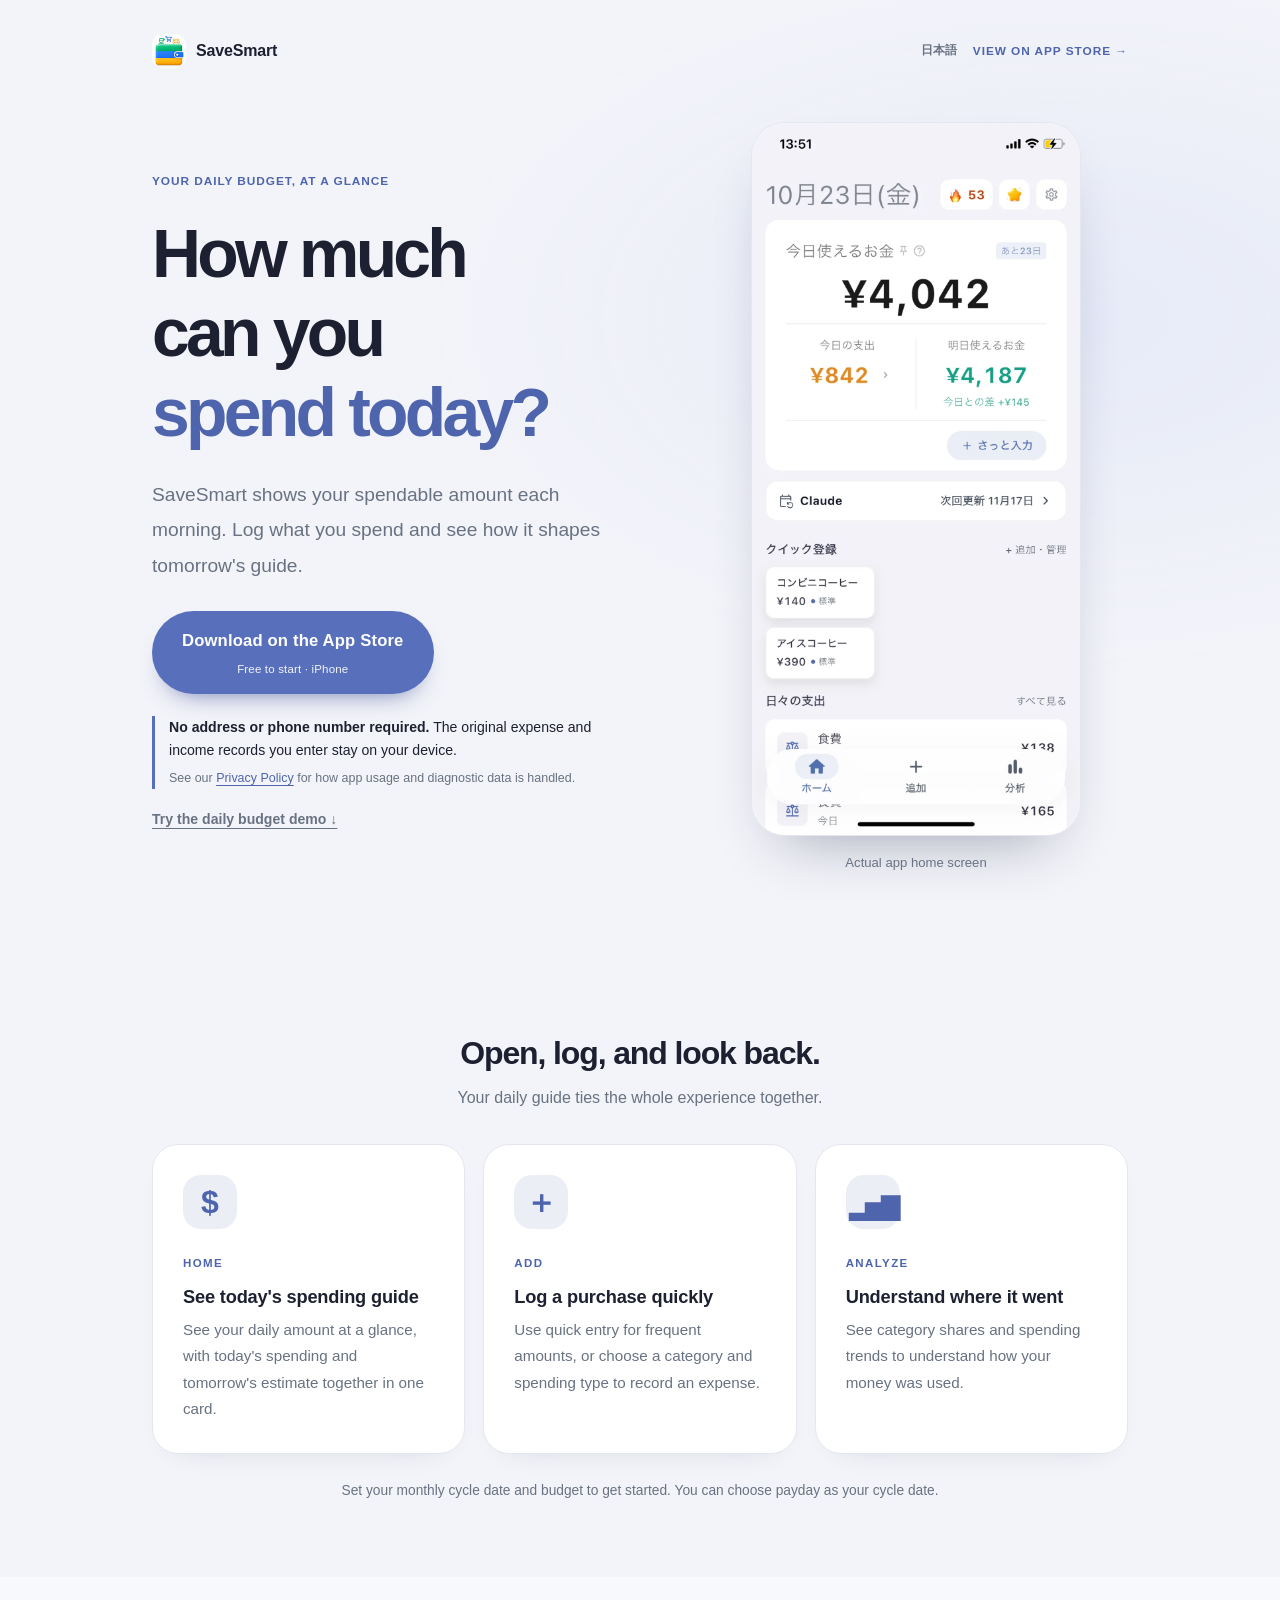
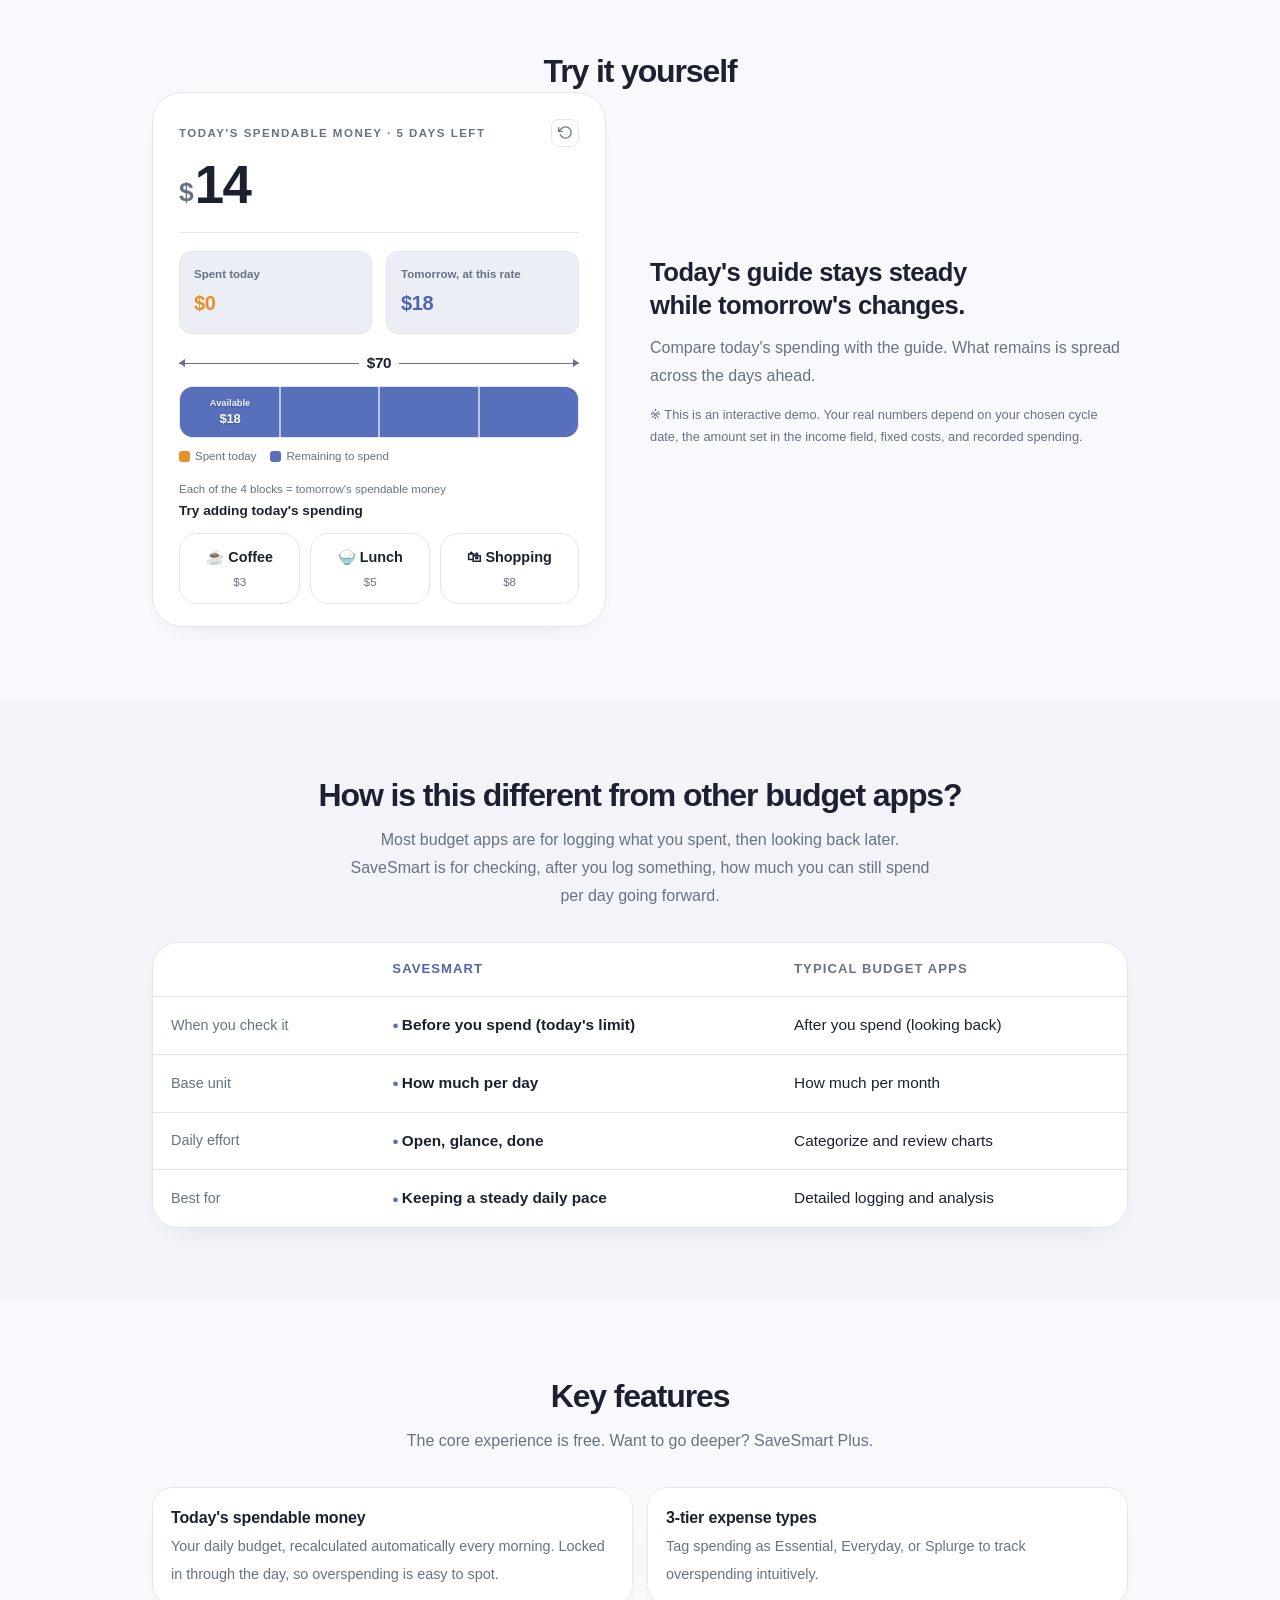
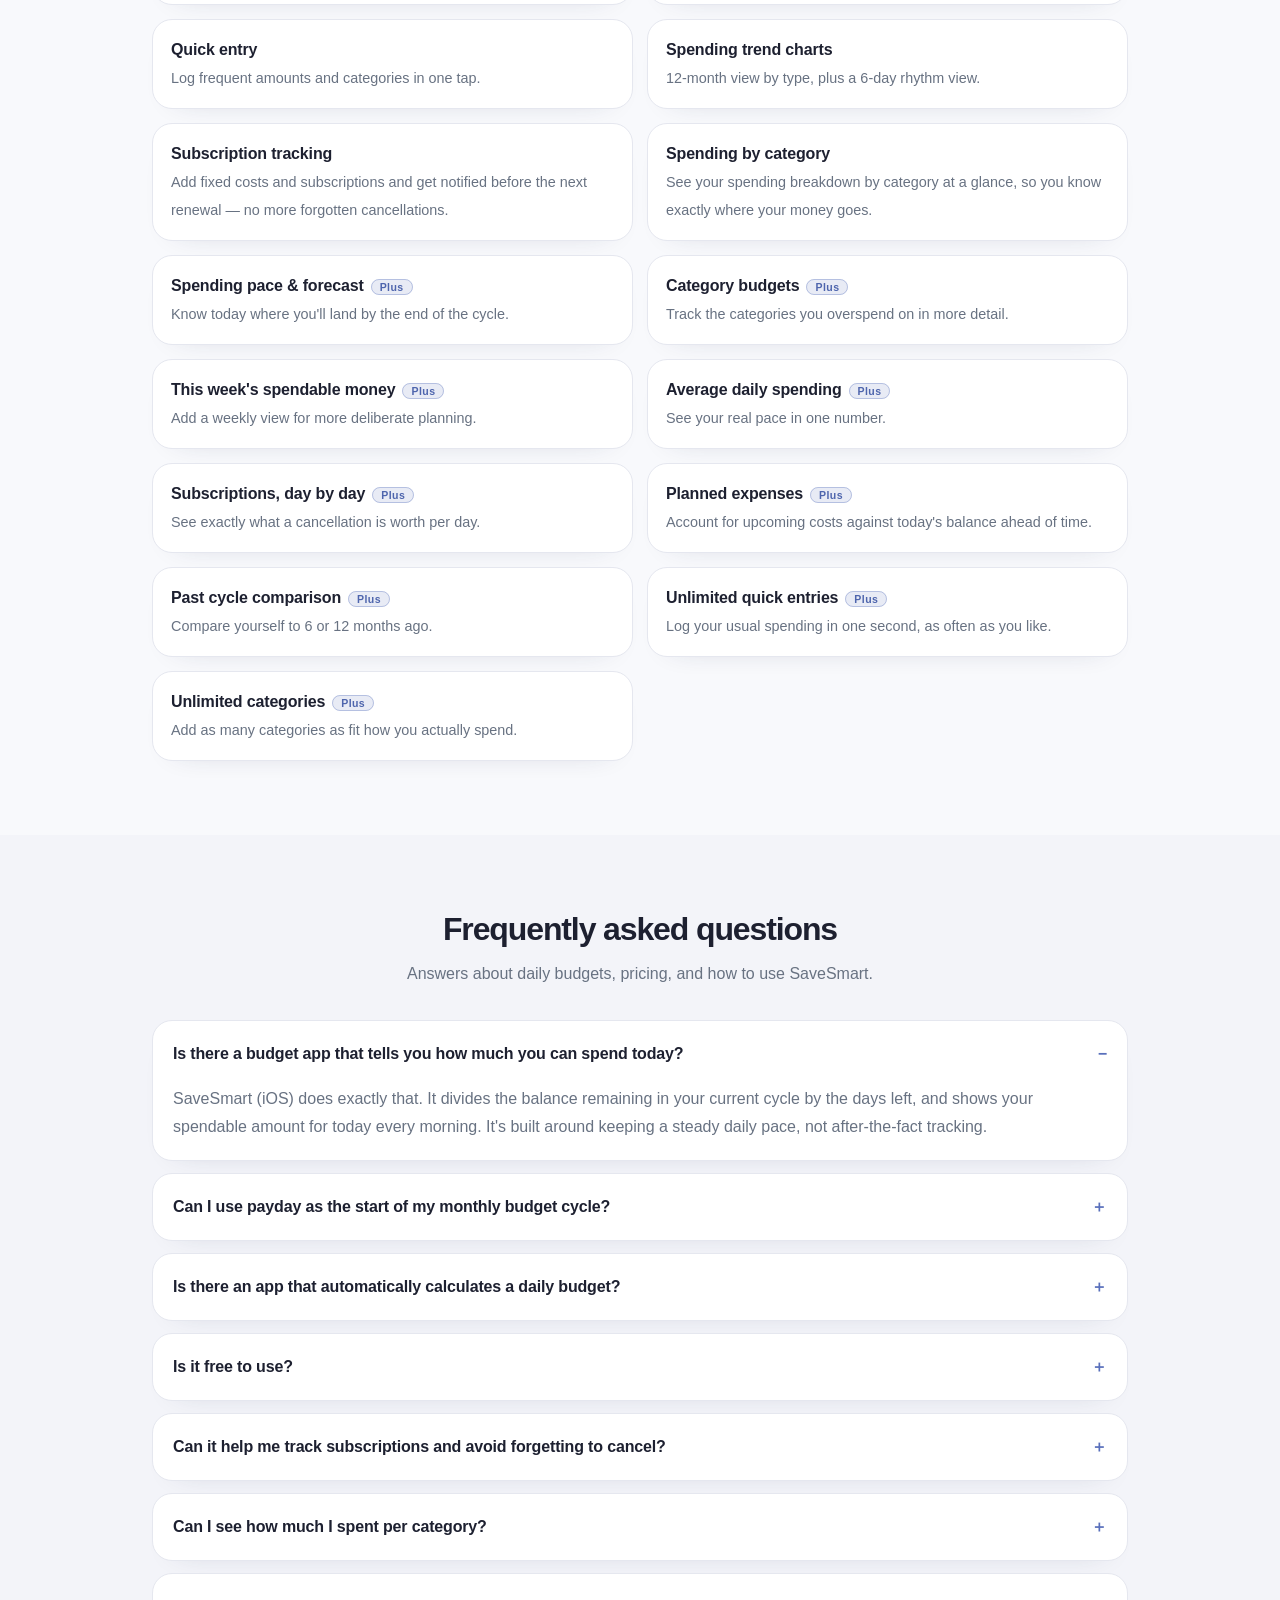
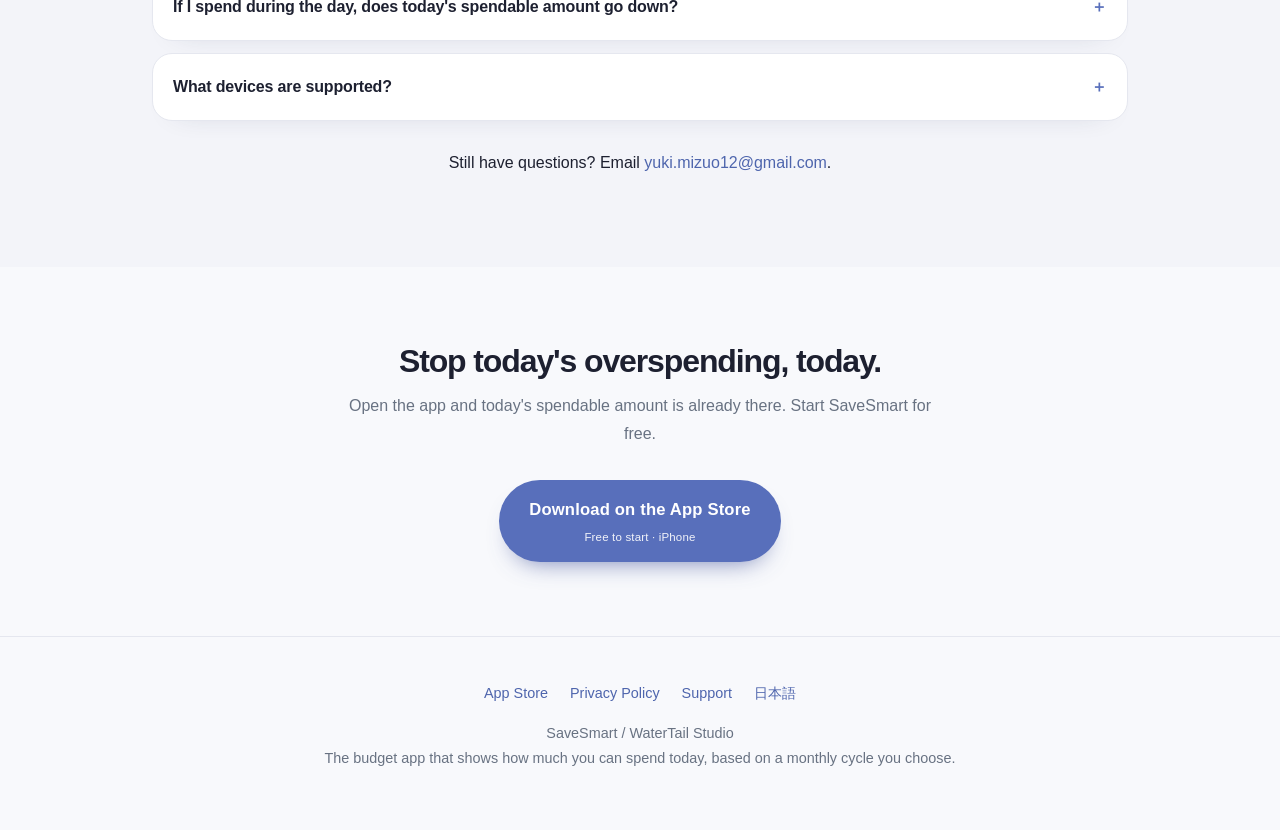
<file: en/index.html>
<!DOCTYPE html>
<html lang="en">
<head>
<meta charset="utf-8">
<meta name="viewport" content="width=device-width, initial-scale=1">

<script async src="https://www.googletagmanager.com/gtag/js?id=G-CNY3Y6PFBK"></script>
<script>
  window.dataLayer = window.dataLayer || [];
  function gtag(){dataLayer.push(arguments);}
  gtag('js', new Date());
  gtag('config', 'G-CNY3Y6PFBK');
</script>

<title>SaveSmart | See How Much You Can Spend Today — Daily Budget App</title>
<meta name="description" content="SaveSmart divides your remaining budget by the days left in a monthly cycle you choose, showing how much you can spend today. Compare that guide with today's spending. Free core features for iPhone.">
<meta name="keywords" content="daily budget app,spending tracker,how much can I spend today,expense tracker,iOS,money management,savings app,SaveSmart">
<link rel="canonical" href="https://savesmartbudget.pages.dev/en/">
<link rel="alternate" hreflang="ja" href="https://savesmartbudget.pages.dev/">
<link rel="alternate" hreflang="en" href="https://savesmartbudget.pages.dev/en/">
<link rel="alternate" hreflang="x-default" href="https://savesmartbudget.pages.dev/">

<link rel="icon" href="../assets/app-icon.png" type="image/png">
<link rel="apple-touch-icon" href="../assets/app-icon.png">

<meta property="og:type" content="website">
<meta property="og:title" content="SaveSmart | How Much Can I Spend Today? A Budget App That Tells You Every Morning">
<meta property="og:description" content="SaveSmart calculates the money you can spend today, automatically, every morning. See your daily limit before you spend, not after.">
<meta property="og:url" content="https://savesmartbudget.pages.dev/en/">
<meta property="og:locale" content="en_US">
<meta property="og:image" content="https://savesmartbudget.pages.dev/assets/og-image.png">
<meta property="og:image:width" content="1200">
<meta property="og:image:height" content="630">
<meta property="og:image:alt" content="SaveSmart home screen and the message How much can you spend today?">
<meta name="twitter:card" content="summary_large_image">
<meta name="twitter:title" content="SaveSmart | The Budget App That Tells You How Much You Can Spend Today">
<meta name="twitter:description" content="SaveSmart calculates the money you can spend today, automatically, every morning. See your daily limit before you overspend.">
<meta name="twitter:image" content="https://savesmartbudget.pages.dev/assets/og-image.png">

<script type="application/ld+json">
{
  "@context": "https://schema.org",
  "@type": "SoftwareApplication",
  "@id": "https://savesmartbudget.pages.dev/#app",
  "name": "SaveSmart",
  "operatingSystem": "iOS",
  "applicationCategory": "FinanceApplication",
  "description": "SaveSmart is an iPhone budgeting app that divides the remaining budget in a user-chosen monthly cycle by the days left to show a guide for today's spending.",
  "url": "https://savesmartbudget.pages.dev/en/",
  "downloadUrl": "https://apps.apple.com/us/app/savesmart-your-daily-budget/id6759412545",
  "sameAs": "https://apps.apple.com/us/app/savesmart-your-daily-budget/id6759412545",
  "image": "https://savesmartbudget.pages.dev/assets/app-icon.png",
  "author": { "@type": "Organization", "name": "WaterTail Studio" },
  "publisher": { "@type": "Organization", "name": "WaterTail Studio" },
  "offers": [
    { "@type": "Offer", "price": "0", "priceCurrency": "USD", "description": "Core features are free" },
    { "@type": "Offer", "price": "2.99", "priceCurrency": "USD", "description": "SaveSmart Plus (Monthly)" },
    { "@type": "Offer", "price": "24.99", "priceCurrency": "USD", "description": "SaveSmart Plus (Yearly)" }
  ]
}
</script>
<script type="application/ld+json">
{
  "@context": "https://schema.org",
  "@type": "FAQPage",
  "mainEntity": [
    { "@type": "Question", "name": "Is there a budget app that tells you how much you can spend today?", "acceptedAnswer": { "@type": "Answer", "text": "SaveSmart (iOS) does exactly that. It divides the balance remaining in your current cycle by the days left, and shows your spendable amount for today every morning. It's built around keeping a steady daily pace, not after-the-fact tracking." } },
    { "@type": "Question", "name": "Can I use payday as the start of my monthly budget cycle?", "acceptedAnswer": { "@type": "Answer", "text": "Yes. SaveSmart lets you choose the day your monthly cycle starts. You can match payday, or choose another date such as the 1st or 15th. Each cycle runs through the day before the next chosen start date." } },
    { "@type": "Question", "name": "Is there an app that automatically calculates a daily budget?", "acceptedAnswer": { "@type": "Answer", "text": "SaveSmart divides the remaining budget by the days left in your chosen monthly cycle. Its income field can hold your actual income or the amount you choose to allocate to the cycle. Fixed costs and recorded expenses are deducted, and planned expenses can be included with SaveSmart Plus." } },
    { "@type": "Question", "name": "Is SaveSmart free to use?", "acceptedAnswer": { "@type": "Answer", "text": "Yes. The core experience — automatic daily budget calculation, expense logging, and charts — is free. Deeper analysis and category budgets are available with SaveSmart Plus (Monthly $2.99 / Yearly $24.99)." } },
    { "@type": "Question", "name": "Can it help me track subscriptions and avoid forgetting to cancel?", "acceptedAnswer": { "@type": "Answer", "text": "Yes, this is free. Add your fixed costs and subscriptions and SaveSmart notifies you before the next renewal date, so you stop paying for things you no longer use." } },
    { "@type": "Question", "name": "Can I see how much I spent per category?", "acceptedAnswer": { "@type": "Answer", "text": "Yes, this is free. You can see your spending breakdown by category at a glance, so you know exactly where your money goes." } },
    { "@type": "Question", "name": "If I spend during the day, does today's spendable amount go down?", "acceptedAnswer": { "@type": "Answer", "text": "Today's number is locked in each morning and does not change even if you log an expense later in the day. Because the number stays steady all day, it's easy to compare against what you actually spent." } },
    { "@type": "Question", "name": "What devices are supported?", "acceptedAnswer": { "@type": "Answer", "text": "SaveSmart currently supports iPhone (iOS)." } }
  ]
}
</script>

<style>
  :root{
    --bg:#F3F4F9; --surface:#FFFFFF; --surface-2:#ECEEF6; --border:#E5E7EF;
    --ink:#1D2030; --muted:#687282; --accent:#586FBB; --accent-deep:#4E65AD; --dawn:#E59028;
    --shadow:0 18px 48px -24px rgba(20,35,28,.35);
    --radius:20px; --maxw:1020px; --money-blue:#3B82E8; --money-red:#E5484D;
  }
  @media (prefers-color-scheme: dark){
    :root{
      --bg:#0B1310; --surface:#121C17; --surface-2:#18251E; --border:#223029;
      --ink:#E9F1EC; --muted:#97A99F; --accent:#8CA0E3; --accent-deep:#8CA0E3; --dawn:#F0BC63;
      --shadow:0 24px 60px -28px rgba(0,0,0,.65);
    }
  }
  :root[data-theme="light"]{
    --bg:#F3F4F9; --surface:#FFFFFF; --surface-2:#ECEEF6; --border:#E5E7EF;
    --ink:#1D2030; --muted:#687282; --accent:#586FBB; --accent-deep:#4E65AD; --dawn:#E59028;
    --shadow:0 18px 48px -24px rgba(20,35,28,.35);
  }
  :root[data-theme="dark"]{
    --bg:#0B1310; --surface:#121C17; --surface-2:#18251E; --border:#223029;
    --ink:#E9F1EC; --muted:#97A99F; --accent:#8CA0E3; --accent-deep:#8CA0E3; --dawn:#F0BC63;
    --shadow:0 24px 60px -28px rgba(0,0,0,.65);
  }

  *{box-sizing:border-box}
  html{scroll-behavior:smooth}
  body{margin:0;background:var(--bg);color:var(--ink);
    font-family:-apple-system,BlinkMacSystemFont,"Segoe UI",Roboto,sans-serif;
    line-height:1.75;-webkit-font-smoothing:antialiased;text-rendering:optimizeLegibility}
  .wrap{max-width:var(--maxw);margin:0 auto;padding:0 22px}
  a{color:var(--accent-deep);text-decoration:none}
  h1,h2,h3{line-height:1.28;letter-spacing:-.02em;text-wrap:balance;margin:0}
  .num{font-variant-numeric:tabular-nums;font-feature-settings:"tnum" 1}
  .eyebrow{font-size:.74rem;font-weight:700;text-transform:uppercase;letter-spacing:.16em;color:var(--accent-deep)}

  .btn{display:inline-flex;flex-direction:column;align-items:center;background:var(--accent);color:#fff;
    font-weight:800;padding:15px 30px;border-radius:999px;font-size:1.04rem;letter-spacing:.01em;
    box-shadow:0 10px 24px -12px var(--accent);transition:transform .12s ease,box-shadow .12s ease}
  .btn:hover{transform:translateY(-2px);box-shadow:0 16px 30px -12px var(--accent)}
  .btn small{font-weight:500;font-size:.72rem;opacity:.92;margin-top:3px}
  @media (prefers-reduced-motion: reduce){*{scroll-behavior:auto}.btn{transition:none}}

  section{padding:64px 0;border-top:1px solid var(--border)}
  h2.title{font-size:clamp(1.45rem,3.6vw,2rem);text-align:center}
  p.subtitle{text-align:center;color:var(--muted);margin:10px auto 36px;max-width:600px}

  /* ---- hero ---- */
  header.hero{padding:26px 0 8px}
  .topbar{display:flex;align-items:center;justify-content:space-between;padding:8px 0 40px;gap:14px;flex-wrap:wrap}
  .brand{display:flex;align-items:center;gap:10px;font-weight:800;letter-spacing:-.01em}
  .logo{width:30px;height:30px;border-radius:9px;background:linear-gradient(145deg,var(--accent),var(--accent-deep));
    display:grid;place-items:center;color:#fff;font-size:1rem;font-weight:800}
  .topbar-links{display:flex;align-items:center;gap:16px}
  .lang-switch{font-size:.78rem;font-weight:700;color:var(--muted)}
  .hero-grid{display:grid;grid-template-columns:1.05fr .95fr;gap:48px;align-items:center;padding-bottom:52px}
  @media(max-width:820px){.hero-grid{grid-template-columns:1fr;gap:36px}}
  header.hero h1{font-size:clamp(2rem,5.2vw,3.15rem);font-weight:800;margin:16px 0 18px}
  header.hero .lead{font-size:clamp(1.05rem,2.4vw,1.2rem);color:var(--muted);margin:0 0 28px;max-width:30em}
  .accent{color:var(--accent-deep)}

  /* today card = product's core moment */
  .today{position:relative;background:var(--surface);border:1px solid var(--border);
    border-radius:26px;padding:30px 30px 26px;box-shadow:var(--shadow);overflow:hidden}
  .today::before{content:"";position:absolute;inset:0 0 auto 0;height:4px;
    background:linear-gradient(90deg,var(--dawn),var(--accent))}
  .today .glow{position:absolute;top:-30px;right:-30px;width:220px;height:220px;border-radius:50%;
    background:radial-gradient(circle,color-mix(in srgb,var(--dawn) 42%,transparent),transparent 68%);
    pointer-events:none;filter:blur(4px)}
  .today .clabel{display:flex;justify-content:space-between;align-items:center;
    font-size:.72rem;text-transform:uppercase;letter-spacing:.14em;color:var(--muted);font-weight:700}
  .today .status{color:var(--accent-deep)}
  .today .amount{font-size:clamp(2.7rem,8.5vw,4rem);font-weight:800;letter-spacing:-.03em;
    margin:12px 0 2px;line-height:1}
  .today .amount .cur{font-size:.5em;font-weight:700;color:var(--muted);margin-right:.12em;vertical-align:.06em}
  .today .meta{color:var(--muted);font-size:.92rem;margin-top:6px}
  .spark{margin-top:20px;width:100%;height:44px;display:block}
  .grade{display:inline-flex;align-items:center;gap:6px;margin-top:16px;padding:5px 12px;border-radius:999px;
    background:var(--surface-2);border:1px solid var(--border);font-size:.8rem;font-weight:700;color:var(--ink)}
  .dot{width:8px;height:8px;border-radius:50%;background:var(--accent)}

  /* ---- steps / cards ---- */
  .grid{display:grid;gap:18px;grid-template-columns:repeat(3,1fr)}
  @media(max-width:760px){.grid{grid-template-columns:1fr}}
  .card{background:var(--surface);border:1px solid var(--border);border-radius:var(--radius);padding:26px}
  .card .k{font-size:.72rem;font-weight:800;letter-spacing:.12em;color:var(--accent-deep);text-transform:uppercase}
  .card h3{margin:12px 0 8px;font-size:1.14rem;letter-spacing:-.01em}
  .card p{margin:0;color:var(--muted);font-size:.95rem}
  .card .formula{font-family:ui-monospace,SFMono-Regular,Menlo,monospace;font-size:.8rem;color:var(--accent-deep);
    background:var(--surface-2);border:1px solid var(--border);border-radius:8px;padding:2px 7px;display:inline-block;margin-top:2px}

  /* ---- comparison ---- */
  .tablewrap{overflow-x:auto;border:1px solid var(--border);border-radius:var(--radius);background:var(--surface)}
  table{border-collapse:collapse;width:100%;min-width:540px;font-size:.96rem}
  th,td{padding:15px 18px;text-align:left;border-bottom:1px solid var(--border)}
  thead th{font-size:.82rem;text-transform:uppercase;letter-spacing:.08em;color:var(--muted)}
  thead th:nth-child(2){color:var(--accent-deep)}
  tbody tr:last-child td{border-bottom:none}
  td:first-child{color:var(--muted);font-size:.9rem}
  td.good{color:var(--ink);font-weight:700}
  td.good::before{content:"● ";color:var(--accent);font-size:.7em;vertical-align:middle}

  /* ---- features ---- */
  ul.feat{list-style:none;padding:0;margin:0;display:grid;gap:14px;grid-template-columns:1fr 1fr}
  @media(max-width:760px){ul.feat{grid-template-columns:1fr}}
  ul.feat li{background:var(--surface);border:1px solid var(--border);border-radius:14px;padding:16px 18px}
  ul.feat li b{display:block;font-size:1rem;letter-spacing:-.01em}
  ul.feat li span{color:var(--muted);font-size:.9rem}
  ul.feat li .plus-badge{font-size:.66rem;font-weight:800;letter-spacing:.04em;color:var(--accent-deep);
    background:color-mix(in srgb,var(--accent) 14%,var(--surface));border:1px solid color-mix(in srgb,var(--accent) 35%,transparent);
    padding:1px 8px;border-radius:999px;margin-left:7px;vertical-align:middle}

  /* ---- faq ---- */
  details{border:1px solid var(--border);border-radius:14px;padding:2px 20px;margin-bottom:12px;background:var(--surface)}
  details summary{cursor:pointer;font-weight:700;padding:17px 0;list-style:none;letter-spacing:-.01em}
  details summary::-webkit-details-marker{display:none}
  details summary::after{content:"＋";float:right;color:var(--accent);font-weight:800}
  details[open] summary::after{content:"−"}
  details p{margin:0 0 17px;color:var(--muted)}

  footer{border-top:1px solid var(--border);padding:44px 0;text-align:center;color:var(--muted);font-size:.9rem}
  footer nav{margin-bottom:14px;display:flex;gap:22px;justify-content:center;flex-wrap:wrap}
  .cta-center{text-align:center}

  [tabindex],a,summary,button{outline-offset:3px}
  a:focus-visible,summary:focus-visible,.btn:focus-visible{outline:2px solid var(--accent-deep)}

  /* ---- interactive demo ---- */
  .demo-grid{display:grid;grid-template-columns:.95fr 1fr;gap:44px;align-items:center}
  @media(max-width:820px){.demo-grid{grid-template-columns:1fr;gap:28px}}
  .d-card{position:relative;background:var(--surface);border:1px solid var(--border);border-radius:24px;
    padding:26px 26px 22px;box-shadow:var(--shadow);overflow:hidden;transition:border-color .3s ease}
  .d-card::before{content:"";position:absolute;inset:0 0 auto 0;height:4px;background:linear-gradient(90deg,var(--dawn),var(--accent))}
  .d-card.warn{border-color:color-mix(in srgb,var(--dawn) 60%,var(--border))}
  .d-head{display:flex;justify-content:space-between;align-items:center;gap:10px;
    font-size:.72rem;text-transform:uppercase;letter-spacing:.13em;color:var(--muted);font-weight:700}
  .lock{display:inline-flex;align-items:center;gap:5px;padding:3px 10px;border-radius:999px;white-space:nowrap;
    background:var(--surface-2);border:1px solid var(--border);color:var(--accent-deep);letter-spacing:.04em}
  .d-amount{font-size:clamp(2.4rem,7vw,3.3rem);font-weight:800;letter-spacing:-.03em;line-height:1;margin:12px 0 4px}
  .d-amount .cur{font-size:.5em;font-weight:700;color:var(--muted);margin-right:.1em;vertical-align:.06em}
  .d-sub{color:var(--muted);font-size:.9rem}
  .d-hr{border:none;border-top:1px solid var(--border);margin:20px 0 16px}
  .d-prompt{font-size:.85rem;font-weight:700;color:var(--ink);margin-bottom:10px}
  .qrow{display:flex;gap:10px;flex-wrap:wrap}
  .qbtn{flex:1 1 auto;cursor:pointer;background:var(--bg);border:1px solid var(--border);border-radius:12px;
    padding:11px 12px;font:inherit;font-weight:700;font-size:.9rem;color:var(--ink);text-align:center;
    transition:transform .1s ease,border-color .1s ease}
  .qbtn:hover{transform:translateY(-2px);border-color:var(--accent)}
  .qbtn:active{transform:translateY(0)}
  .qbtn span{display:block;font-size:.72rem;font-weight:500;color:var(--muted);margin-top:2px}
  .d-stats{display:flex;gap:14px;margin-top:18px}
  .d-stat{flex:1;background:var(--surface-2);border:1px solid var(--border);border-radius:12px;padding:12px 14px}
  .d-stat .lab{font-size:.72rem;color:var(--muted);font-weight:700}
  .d-stat .val{font-size:1.25rem;font-weight:800;letter-spacing:-.02em;margin-top:2px;color:var(--dawn)}
  .d-stat.tomo .val{color:var(--accent-deep)}
  .d-reset{display:inline-grid;place-items:center;width:28px;height:28px;border-radius:8px;background:none;
    border:1px solid var(--border);color:var(--muted);cursor:pointer;padding:0;
    transition:color .12s ease,border-color .12s ease}
  .d-reset:hover{color:var(--accent-deep);border-color:var(--accent)}
  .d-reset svg{width:15px;height:15px}
  .demo-copy h3{font-size:clamp(1.3rem,3vw,1.6rem);margin-bottom:12px;letter-spacing:-.02em}
  .demo-copy p{color:var(--muted);margin:0 0 14px}
  .demo-copy .fine{font-size:.8rem}
  .d-note{margin-top:14px;font-size:.82rem;line-height:1.6;color:var(--muted)}
  .d-note:empty{margin-top:0}
  .d-stat.tomo.down .val{color:var(--money-red)}
  .d-barwrap{margin-top:16px}
  .d-totalspan{display:flex;align-items:center;gap:8px;margin-bottom:10px}
  .d-span-line{flex:1;height:1px;background:var(--muted);position:relative}
  .d-span-line.left::before{content:"";position:absolute;left:0;top:50%;transform:translateY(-50%);
    width:0;height:0;border-top:4px solid transparent;border-bottom:4px solid transparent;border-right:6px solid var(--muted)}
  .d-span-line.right::after{content:"";position:absolute;right:0;top:50%;transform:translateY(-50%);
    width:0;height:0;border-top:4px solid transparent;border-bottom:4px solid transparent;border-left:6px solid var(--muted)}
  .d-span-amount{font-weight:800;font-size:.95rem;letter-spacing:-.02em;color:var(--ink);white-space:nowrap}
  .d-bar{position:relative;height:52px;border-radius:10px;overflow:hidden;background:var(--dawn);border:1px solid var(--border)}
  .d-bar-fill{position:absolute;top:0;right:0;height:100%;width:100%;background:var(--accent-deep);
    transition:width .45s cubic-bezier(.22,.61,.36,1),background-color .3s ease}
  .d-bar-fill.down{background:var(--money-red)}
  .d-div{position:absolute;top:0;height:100%;width:2px;background:rgba(255,255,255,.6);transform:translateX(-1px)}
  .d-barlabel{position:absolute;top:50%;transform:translate(-50%,-50%);text-align:center;line-height:1.12;color:#fff;
    pointer-events:none;white-space:nowrap;z-index:2;text-shadow:0 1px 2px rgba(0,0,0,.28);
    transition:left .45s cubic-bezier(.22,.61,.36,1),opacity .3s ease}
  .d-barlabel .cap{display:block;font-size:.58rem;font-weight:600;opacity:.92}
  .d-barlabel b{font-size:.82rem;font-weight:800;letter-spacing:-.02em}
  @media (prefers-reduced-motion: reduce){.d-barlabel{transition:none}}
  .d-barlegend{display:flex;justify-content:space-between;gap:12px;flex-wrap:wrap;margin-top:8px;font-size:.72rem;color:var(--muted)}
  .d-barlegend .keys{display:flex;gap:14px}
  .d-barlegend .k{display:inline-flex;align-items:center;gap:5px}
  .d-barlegend .sw{width:11px;height:11px;border-radius:3px}
  .d-barlegend .sw.blue{background:var(--accent-deep)}
  .d-barlegend .sw.red{background:var(--dawn)}
  @media (prefers-reduced-motion: reduce){.d-bar-fill{transition:none}}
</style>
<link rel="stylesheet" href="../assets/app-theme.css">
</head>
<body>

<header class="hero">
  <div class="wrap">
    <div class="topbar">
      <div class="brand"><img class="brand-icon" src="../assets/app-icon.png" width="34" height="34" alt="">SaveSmart</div>
      <div class="topbar-links">
        <a class="lang-switch" href="../">日本語</a>
        <a class="eyebrow" href="https://apps.apple.com/us/app/savesmart-your-daily-budget/id6759412545?ct=lp">View on App Store →</a>
      </div>
    </div>

    <div class="hero-grid">
      <div>
        <span class="eyebrow">Your daily budget, at a glance</span>
        <h1>How much can you<br><span class="accent">spend today?</span></h1>
        <p class="lead">SaveSmart shows your spendable amount each morning. Log what you spend and see how it shapes tomorrow's guide.</p>
        <a class="btn" href="https://apps.apple.com/us/app/savesmart-your-daily-budget/id6759412545?ct=lp">Download on the App Store<small>Free to start · iPhone</small></a>
        <div class="hero-privacy">
          <p><strong>No address or phone number required.</strong> The original expense and income records you enter stay on your device.</p>
          <p class="hero-privacy-detail">See our <a href="../privacy">Privacy Policy</a> for how app usage and diagnostic data is handled.</p>
        </div>
        <p class="hero-underlink"><a href="#try">Try the daily budget demo ↓</a></p>
      </div>

      <figure class="app-preview">
        <div class="app-screen-crop"><img src="../assets/savesmart-home-20261023.webp" width="990" height="2143" alt="SaveSmart home screen showing today's spendable amount, today's spending, tomorrow's guide and quick entry" fetchpriority="high"></div>
        <figcaption>Actual app home screen</figcaption>
      </figure>
    </div>
  </div>
</header>

<section id="how">
  <div class="wrap">
    <h2 class="title">Open, log, and look back.</h2>
    <p class="subtitle">Your daily guide ties the whole experience together.</p>
    <div class="grid">
      <div class="card">
        <span class="feature-glyph" aria-hidden="true">$</span>
        <div class="k">Home</div>
        <h3>See today's spending guide</h3>
        <p>See your daily amount at a glance, with today's spending and tomorrow's estimate together in one card.</p>
      </div>
      <div class="card">
        <span class="feature-glyph" aria-hidden="true">＋</span>
        <div class="k">Add</div>
        <h3>Log a purchase quickly</h3>
        <p>Use quick entry for frequent amounts, or choose a category and spending type to record an expense.</p>
      </div>
      <div class="card">
        <span class="feature-glyph bars" aria-hidden="true">▂▅▇</span>
        <div class="k">Analyze</div>
        <h3>Understand where it went</h3>
        <p>See category shares and spending trends to understand how your money was used.</p>
      </div>
    </div>
    <p class="setup-note">Set your monthly cycle date and budget to get started. You can choose payday as your cycle date.</p>
  </div>
</section>

<section id="try">
  <div class="wrap">
    <h2 class="title">Try it yourself</h2>
    <div class="demo-grid">
      <div class="d-card" id="d-card">
        <div class="d-head"><span>Today's spendable money · 5 days left</span><button class="d-reset" id="d-reset" type="button" aria-label="Reset" title="Reset"><svg viewBox="0 0 24 24" fill="none" stroke="currentColor" stroke-width="2" stroke-linecap="round" stroke-linejoin="round" aria-hidden="true"><polyline points="1 4 1 10 7 10"/><path d="M3.51 15a9 9 0 1 0 2.13-9.36L1 10"/></svg></button></div>
        <div class="d-amount num"><span class="cur">$</span>14</div>
        <hr class="d-hr">
        <div class="d-stats">
          <div class="d-stat"><div class="lab">Spent today</div><div class="val num">$<span id="d-spent">0</span></div></div>
          <div class="d-stat tomo"><div class="lab">Tomorrow, at this rate</div><div class="val num">$<span id="d-tomo">18</span></div></div>
        </div>
        <div class="d-note" id="d-note"></div>
        <div class="d-barwrap">
          <div class="d-totalspan" aria-hidden="true">
            <span class="d-span-line left"></span>
            <span class="d-span-amount num">$70</span>
            <span class="d-span-line right"></span>
          </div>
          <div class="d-bar" id="d-bar" aria-hidden="true">
            <div class="d-bar-fill" id="d-bar-fill" style="width:100%">
              <span class="d-div" style="left:25%"></span>
              <span class="d-div" style="left:50%"></span>
              <span class="d-div" style="left:75%"></span>
            </div>
            <div class="d-barlabel" id="d-lab-spent" style="opacity:0"><span class="cap">Spent</span><b class="num">$0</b></div>
            <div class="d-barlabel" id="d-lab-avail" style="left:12.5%"><span class="cap">Available</span><b class="num">$18</b></div>
          </div>
          <div class="d-barlegend">
            <span class="keys">
              <span class="k"><span class="sw red"></span>Spent today</span>
              <span class="k"><span class="sw blue"></span>Remaining to spend</span>
            </span>
            <span>Each of the 4 blocks = tomorrow's spendable money</span>
          </div>
        </div>
        <div class="d-prompt">Try adding today's spending</div>
        <div class="qrow">
          <button class="qbtn" data-add="3" type="button">☕ Coffee<span>$3</span></button>
          <button class="qbtn" data-add="5" type="button">🍚 Lunch<span>$5</span></button>
          <button class="qbtn" data-add="8" type="button">🛍 Shopping<span>$8</span></button>
        </div>
      </div>
      <div class="demo-copy">
        <h3>Today's guide stays steady while tomorrow's changes.</h3>
        <p>Compare today's spending with the guide. What remains is spread across the days ahead.</p>
        <p class="fine">※ This is an interactive demo. Your real numbers depend on your chosen cycle date, the amount set in the income field, fixed costs, and recorded spending.</p>
      </div>
    </div>
  </div>
</section>

<section id="why">
  <div class="wrap">
    <h2 class="title">How is this different from other budget apps?</h2>
    <p class="subtitle">Most budget apps are for logging what you spent, then looking back later.<br>SaveSmart is for checking, after you log something, how much you can still spend per day going forward.</p>
    <div class="tablewrap">
      <table>
        <thead>
          <tr><th scope="col"></th><th scope="col">SaveSmart</th><th scope="col">Typical budget apps</th></tr>
        </thead>
        <tbody>
          <tr><td>When you check it</td><td class="good">Before you spend (today's limit)</td><td>After you spend (looking back)</td></tr>
          <tr><td>Base unit</td><td class="good">How much per day</td><td>How much per month</td></tr>
          <tr><td>Daily effort</td><td class="good">Open, glance, done</td><td>Categorize and review charts</td></tr>
          <tr><td>Best for</td><td class="good">Keeping a steady daily pace</td><td>Detailed logging and analysis</td></tr>
        </tbody>
      </table>
    </div>
  </div>
</section>

<section id="features">
  <div class="wrap">
    <h2 class="title">Key features</h2>
    <p class="subtitle">The core experience is free. Want to go deeper? SaveSmart Plus.</p>
    <ul class="feat">
      <li><b>Today's spendable money</b><span>Your daily budget, recalculated automatically every morning. Locked in through the day, so overspending is easy to spot.</span></li>
      <li><b>3-tier expense types</b><span>Tag spending as Essential, Everyday, or Splurge to track overspending intuitively.</span></li>
      <li><b>Quick entry</b><span>Log frequent amounts and categories in one tap.</span></li>
      <li><b>Spending trend charts</b><span>12-month view by type, plus a 6-day rhythm view.</span></li>
      <li><b>Subscription tracking</b><span>Add fixed costs and subscriptions and get notified before the next renewal — no more forgotten cancellations.</span></li>
      <li><b>Spending by category</b><span>See your spending breakdown by category at a glance, so you know exactly where your money goes.</span></li>
      <li><b>Spending pace & forecast<span class="plus-badge">Plus</span></b><span>Know today where you'll land by the end of the cycle.</span></li>
      <li><b>Category budgets<span class="plus-badge">Plus</span></b><span>Track the categories you overspend on in more detail.</span></li>
      <li><b>This week's spendable money<span class="plus-badge">Plus</span></b><span>Add a weekly view for more deliberate planning.</span></li>
      <li><b>Average daily spending<span class="plus-badge">Plus</span></b><span>See your real pace in one number.</span></li>
      <li><b>Subscriptions, day by day<span class="plus-badge">Plus</span></b><span>See exactly what a cancellation is worth per day.</span></li>
      <li><b>Planned expenses<span class="plus-badge">Plus</span></b><span>Account for upcoming costs against today's balance ahead of time.</span></li>
      <li><b>Past cycle comparison<span class="plus-badge">Plus</span></b><span>Compare yourself to 6 or 12 months ago.</span></li>
      <li><b>Unlimited quick entries<span class="plus-badge">Plus</span></b><span>Log your usual spending in one second, as often as you like.</span></li>
      <li><b>Unlimited categories<span class="plus-badge">Plus</span></b><span>Add as many categories as fit how you actually spend.</span></li>
    </ul>
  </div>
</section>

<section id="faq">
  <div class="wrap">
    <h2 class="title">Frequently asked questions</h2>
    <p class="subtitle">Answers about daily budgets, pricing, and how to use SaveSmart.</p>
    <details open>
      <summary>Is there a budget app that tells you how much you can spend today?</summary>
      <p>SaveSmart (iOS) does exactly that. It divides the balance remaining in your current cycle by the days left, and shows your spendable amount for today every morning. It's built around keeping a steady daily pace, not after-the-fact tracking.</p>
    </details>
    <details>
      <summary>Can I use payday as the start of my monthly budget cycle?</summary>
      <p>Yes. Choose the day your monthly cycle starts. It can match payday, or be another date such as the 1st or 15th. Each cycle runs through the day before the next chosen start date.</p>
    </details>
    <details>
      <summary>Is there an app that automatically calculates a daily budget?</summary>
      <p>SaveSmart divides the remaining budget by the days left in your chosen monthly cycle. Its income field can hold your actual income or the amount you choose to allocate to the cycle. Fixed costs and recorded expenses are deducted, and planned expenses can be included with SaveSmart Plus.</p>
    </details>
    <details>
      <summary>Is it free to use?</summary>
      <p>Yes. Automatic daily budget calculation, expense logging, and charts are free. Deeper analysis and category budgets are available with SaveSmart Plus (Monthly $2.99 / Yearly $24.99).</p>
    </details>
    <details>
      <summary>Can it help me track subscriptions and avoid forgetting to cancel?</summary>
      <p>Yes, this is free. Add your fixed costs and subscriptions and SaveSmart notifies you before the next renewal date, so you stop paying for things you no longer use.</p>
    </details>
    <details>
      <summary>Can I see how much I spent per category?</summary>
      <p>Yes, this is free. You can see your spending breakdown by category at a glance, so you know exactly where your money goes.</p>
    </details>
    <details>
      <summary>If I spend during the day, does today's spendable amount go down?</summary>
      <p>Today's number is locked in each morning and does not change even if you log an expense later in the day. Because the number stays steady all day, it's easy to compare against what you actually spent.</p>
    </details>
    <details>
      <summary>What devices are supported?</summary>
      <p>SaveSmart currently supports iPhone (iOS).</p>
    </details>
    <p class="fine" style="text-align:center;margin-top:28px">Still have questions? Email <a href="mailto:yuki.mizuo12@gmail.com">yuki.mizuo12@gmail.com</a>.</p>
  </div>
</section>

<section class="cta-center">
  <div class="wrap">
    <h2 class="title">Stop today's overspending, today.</h2>
    <p class="subtitle">Open the app and today's spendable amount is already there. Start SaveSmart for free.</p>
    <a class="btn" href="https://apps.apple.com/us/app/savesmart-your-daily-budget/id6759412545?ct=lp">Download on the App Store<small>Free to start · iPhone</small></a>
  </div>
</section>

<footer>
  <div class="wrap">
    <nav>
      <a href="https://apps.apple.com/us/app/savesmart-your-daily-budget/id6759412545?ct=lp">App Store</a>
      <a href="../privacy">Privacy Policy</a>
      <a href="mailto:yuki.mizuo12@gmail.com">Support</a>
      <a href="../">日本語</a>
    </nav>
    <p>SaveSmart / WaterTail Studio<br>The budget app that shows how much you can spend today, based on a monthly cycle you choose.</p>
  </div>
</footer>

<script>
  // Count today's amount up smoothly from 0 (avoid an instant jump; respect reduced-motion)
  (function(){
    var el = document.getElementById('amount');
    if(!el) return;
    var target = parseInt(el.getAttribute('data-target'), 10) || 0;
    var reduce = window.matchMedia('(prefers-reduced-motion: reduce)').matches;
    if(reduce){ el.textContent = target.toLocaleString('en-US'); return; }
    var dur = 900, start = null;
    function ease(t){ return 1 - Math.pow(1 - t, 3); } // ease-out cubic
    function step(ts){
      if(start === null) start = ts;
      var p = Math.min((ts - start) / dur, 1);
      el.textContent = Math.round(target * ease(p)).toLocaleString('en-US');
      if(p < 1) requestAnimationFrame(step);
    }
    el.textContent = '0';
    requestAnimationFrame(step);
  })();

  // Interactive demo: today's number is fixed each morning. What you don't spend rolls into tomorrow's recalculated amount.
  (function(){
    var TOTAL=70, DAYS_AFTER=4, TODAY=14;
    var START=Math.round(TOTAL/DAYS_AFTER); // if unspent, tomorrow increases (18)
    var spentEl=document.getElementById('d-spent'), tomoEl=document.getElementById('d-tomo'),
        noteEl=document.getElementById('d-note'), card=document.getElementById('d-card'),
        barFill=document.getElementById('d-bar-fill'), bar=document.getElementById('d-bar'),
        labSpent=document.getElementById('d-lab-spent'), labAvail=document.getElementById('d-lab-avail'),
        reset=document.getElementById('d-reset');
    if(!tomoEl) return;
    var tomoStat=tomoEl.closest('.d-stat');
    var reduce=window.matchMedia('(prefers-reduced-motion: reduce)').matches;
    var spent=0, prevTomo=START, prevSpent=0;
    function fmt(n){ return n.toLocaleString('en-US'); }
    function anim(el,from,to,dur,prefix){
      prefix = prefix || '';
      if(reduce||from===to){ el.textContent=prefix+fmt(to); return; }
      var s=null; function e(t){ return 1-Math.pow(1-t,3); }
      function step(ts){ if(s===null)s=ts; var p=Math.min((ts-s)/dur,1);
        el.textContent=prefix+fmt(Math.round(from+(to-from)*e(p))); if(p<1)requestAnimationFrame(step); }
      requestAnimationFrame(step);
    }
    function note(spent,remaining,tomo){
      if(spent<=0)      return '';
      if(remaining<=0)  return 'Spend the rest and tomorrow is $0.';
      if(tomo>TODAY)    return '';
      if(tomo===TODAY)  return 'Right on pace. Tomorrow stays $'+fmt(TODAY)+'.';
      return '';
    }
    function render(){
      var remaining=Math.max(0,TOTAL-spent);
      var tomo=Math.round(remaining/DAYS_AFTER);
      if(barFill) barFill.style.width=(remaining/TOTAL*100)+'%';
      if(bar){
        var barW=bar.offsetWidth;
        anim(labSpent.querySelector('b'),prevSpent,spent,300,'$');
        if(spent>0 && (spent/TOTAL)*barW >= labSpent.offsetWidth+8){
          labSpent.style.opacity=1; labSpent.style.left=((spent/TOTAL)*barW/2)+'px';
        } else { labSpent.style.opacity=0; }
        anim(labAvail.querySelector('b'),prevTomo,tomo,450,'$');
        var blueStart=(spent/TOTAL)*barW, masuW=(remaining/TOTAL)*barW/4, alW=labAvail.offsetWidth;
        labAvail.style.left=Math.min(Math.max(blueStart+masuW/2, alW/2+4), barW-alW/2-4)+'px';
      }
      anim(tomoEl,prevTomo,tomo,450); prevTomo=tomo; prevSpent=spent;
      var down=tomo<TODAY;
      tomoStat.classList.toggle('down',down);
      card.classList.toggle('warn',down);
      if(barFill) barFill.classList.toggle('down',down);
      noteEl.textContent=note(spent,remaining,tomo);
    }
    document.querySelectorAll('[data-add]').forEach(function(b){
      b.addEventListener('click',function(){
        var ps=spent; spent=Math.min(TOTAL,spent+parseInt(b.getAttribute('data-add'),10));
        anim(spentEl,ps,spent,300); render();
      });
    });
    reset.addEventListener('click',function(){
      var ps=spent; spent=0; anim(spentEl,ps,0,300); render();
    });
    render();
  })();
</script>

</body>
</html>
</file>
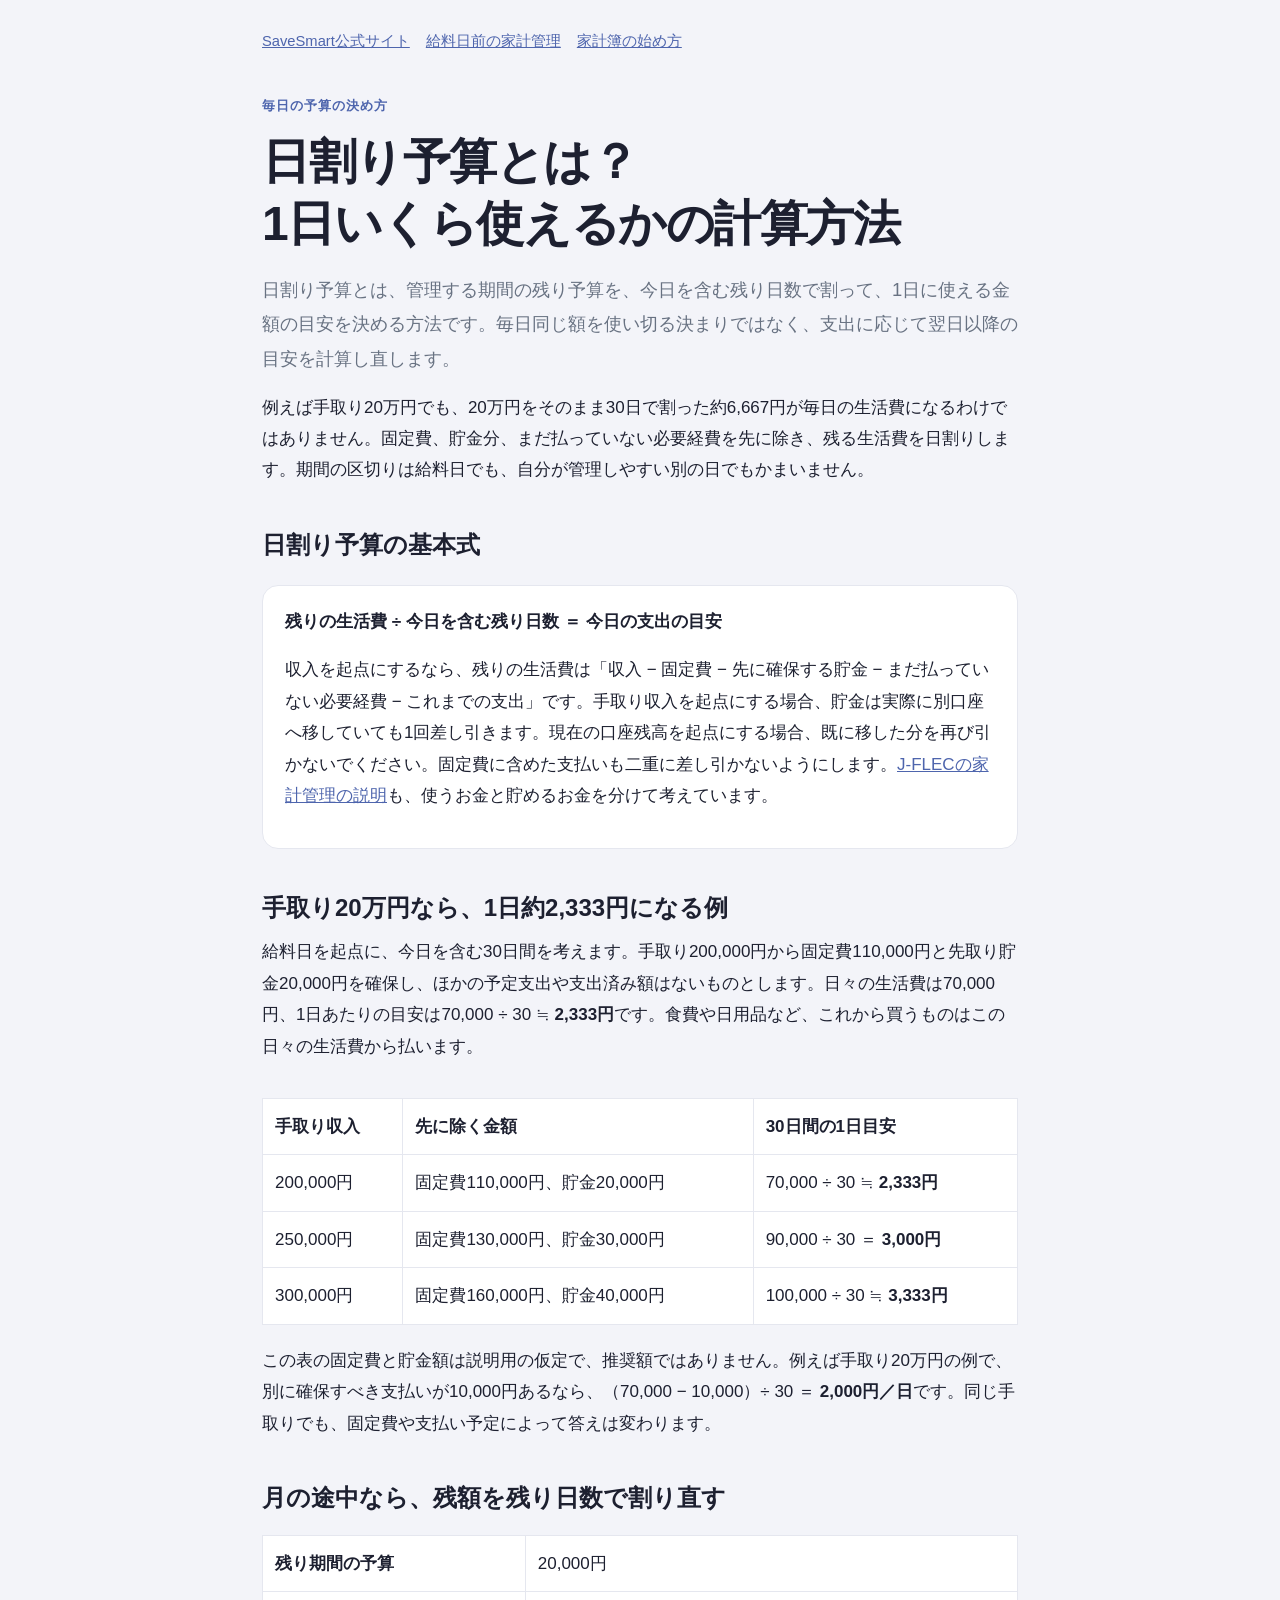
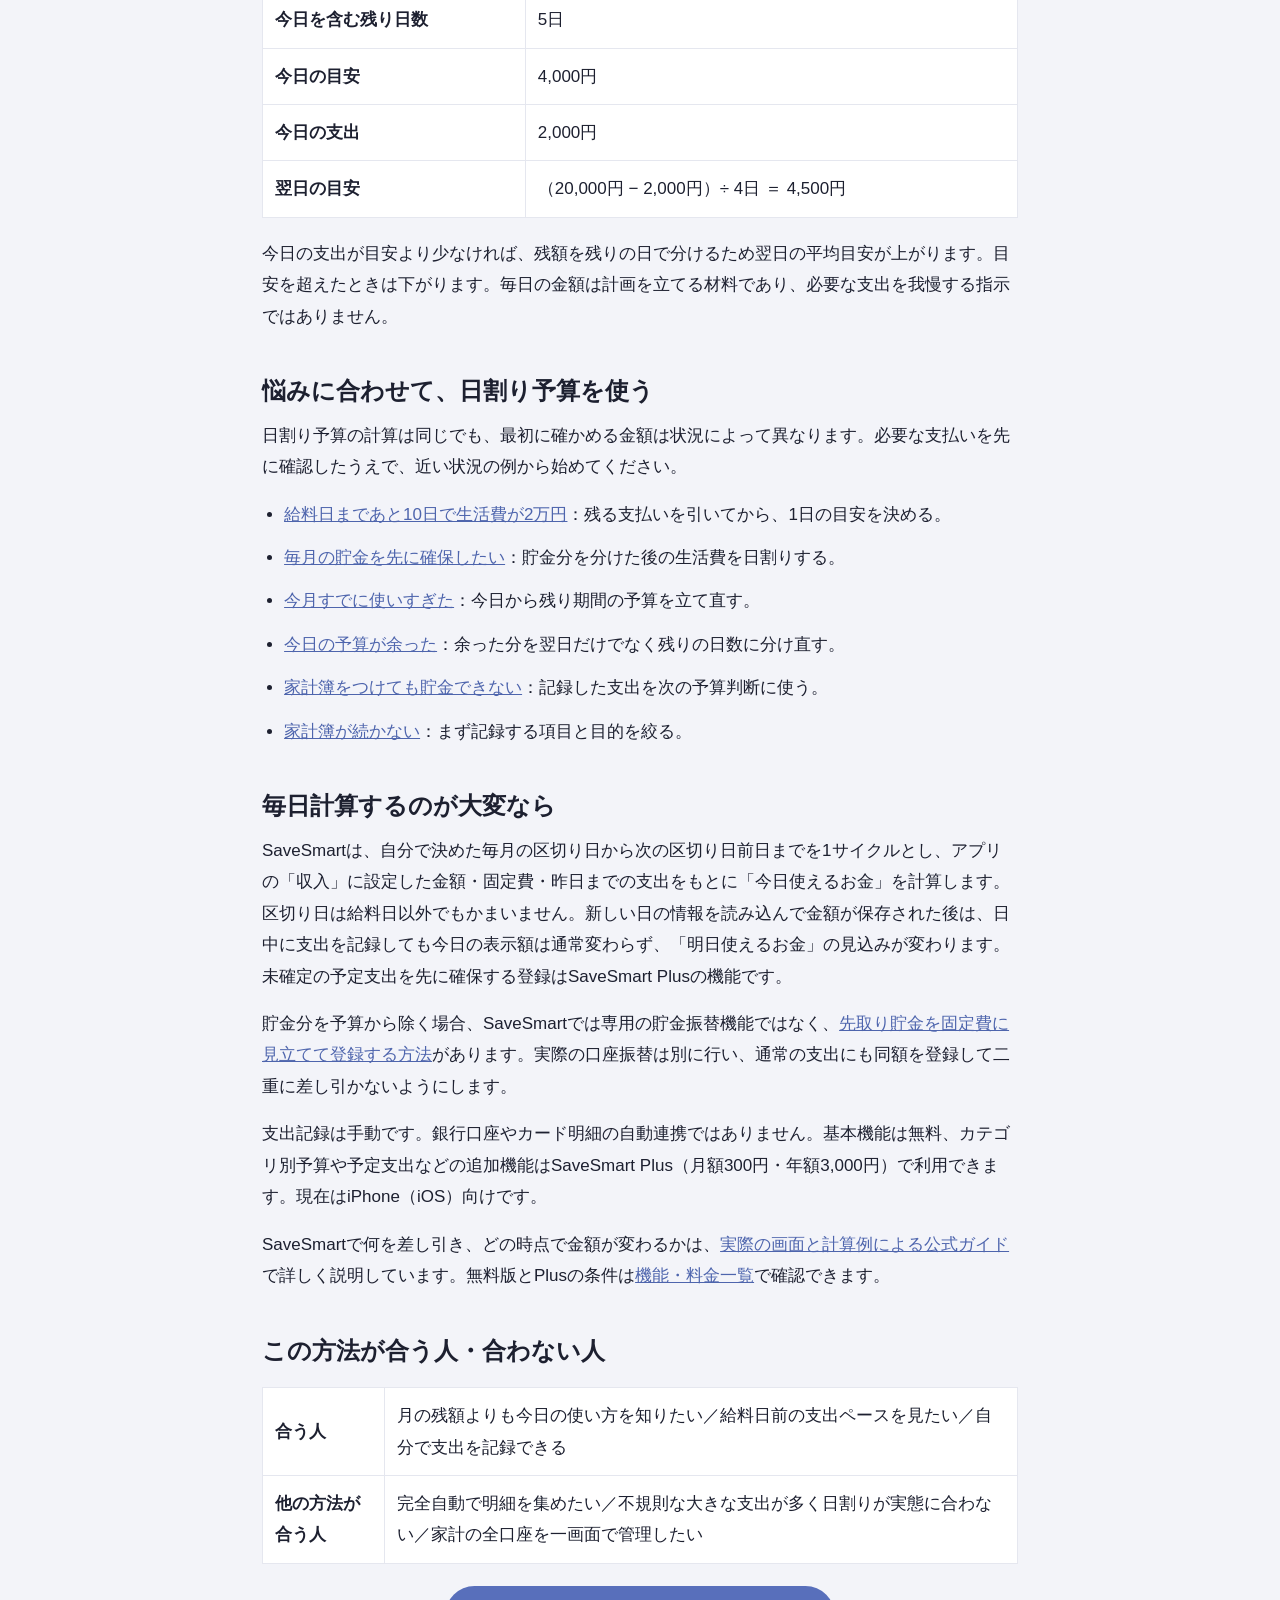
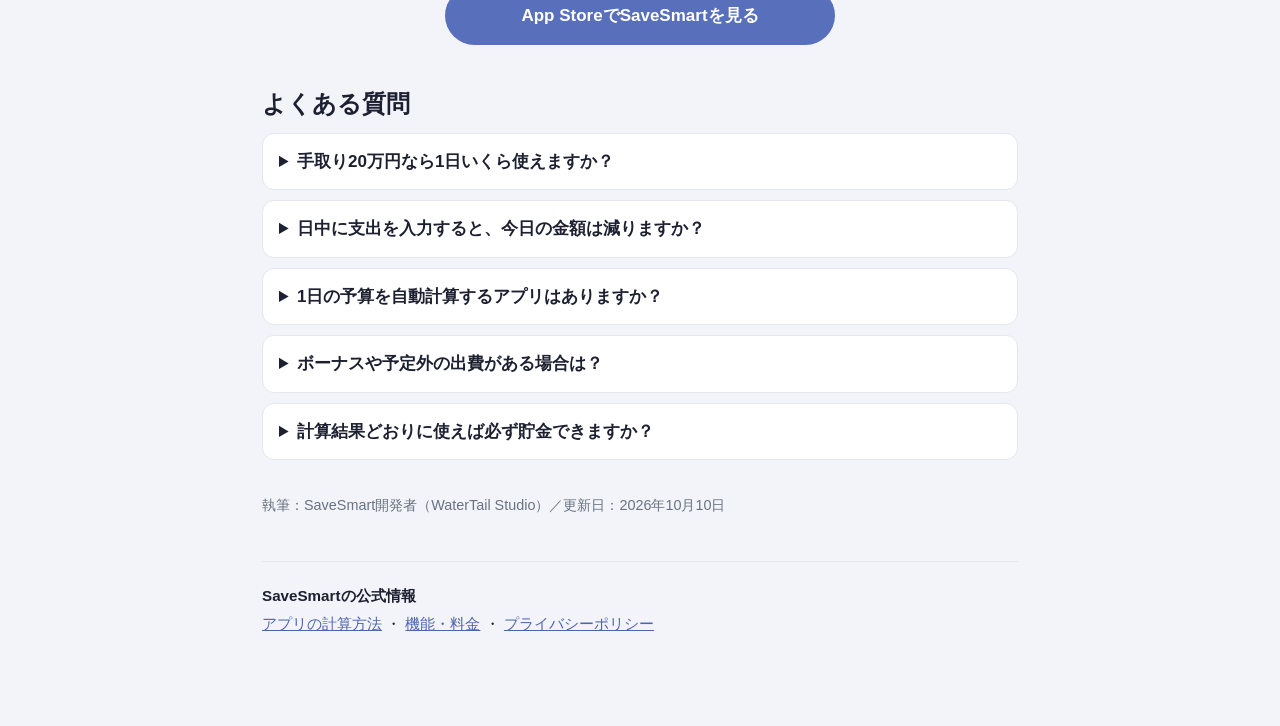
<file: daily-budget.html>
<!DOCTYPE html>
<html lang="ja">
<head>
<script async src="https://www.googletagmanager.com/gtag/js?id=G-CNY3Y6PFBK"></script>
<script>
  window.dataLayer = window.dataLayer || [];
  function gtag(){dataLayer.push(arguments);}
  gtag('js', new Date());
  gtag('config', 'G-CNY3Y6PFBK');
</script>
  <meta charset="utf-8"><meta name="viewport" content="width=device-width, initial-scale=1">
  <title>日割り予算とは？1日に使えるお金の計算方法と手取り20万円の例｜SaveSmart</title>
  <meta name="description" content="日割り予算とは、残りの生活費を残り日数で割って1日の支出目安を決める方法です。固定費や貯金を先に除く計算式、手取り20万円・25万円・30万円の例、使いすぎた後の見直し方を説明します。">
  <link rel="canonical" href="https://savesmartbudget.pages.dev/daily-budget"><link rel="icon" href="assets/app-icon.png" type="image/png">
  <meta property="og:type" content="article"><meta property="og:title" content="日割り予算とは？1日に使えるお金の計算方法"><meta property="og:description" content="残りの生活費を残り日数で割る方法と、手取り20万円からの計算例。"><meta property="og:url" content="https://savesmartbudget.pages.dev/daily-budget"><meta property="og:image" content="https://savesmartbudget.pages.dev/assets/og-image.png">
  <script type="application/ld+json">{"@context":"https://schema.org","@type":"Article","headline":"日割り予算とは？1日に使えるお金の計算方法と手取り20万円の例","description":"残りの生活費を残り日数で割る日割り予算の計算方法と、手取り20万円・25万円・30万円の例。","datePublished":"2026-09-30","dateModified":"2026-10-10","author":{"@type":"Person","name":"SaveSmart開発者","url":"https://x.com/SaveSmart_Japan"},"publisher":{"@type":"Organization","name":"WaterTail Studio"},"mainEntityOfPage":"https://savesmartbudget.pages.dev/daily-budget"}</script>
  <script type="application/ld+json">{"@context":"https://schema.org","@type":"FAQPage","mainEntity":[{"@type":"Question","name":"手取り20万円なら1日いくら使えますか？","acceptedAnswer":{"@type":"Answer","text":"手取り額だけでは決まりません。例えば固定費11万円と貯金2万円を先に除き、ほかの予定支出がない30日間なら、残る7万円を30日で割って約2,333円が目安です。"}},{"@type":"Question","name":"日中に使うと今日の予算は変わりますか？","acceptedAnswer":{"@type":"Answer","text":"SaveSmartでは新しい日の金額を計算・保存した後、日中に支出を記録しても今日の表示額は通常変わりません。翌日の見込み額は更新されます。"}},{"@type":"Question","name":"1日の予算を自動計算するアプリはありますか？","acceptedAnswer":{"@type":"Answer","text":"SaveSmartは自分で決めた毎月の区切り日から次の区切り日前日までの『収入』設定額、固定費、昨日までに記録した支出と残り日数をもとに、今日使えるお金を表示するiPhone向け家計簿アプリです。未確定の予定支出の登録はPlus機能です。"}}]}</script>
  <style>
    :root{color-scheme:light;--ink:#1d2030;--muted:#687282;--accent:#4e65ad;--bg:#f3f4f9;--card:#ffffff;--line:#e5e7ef}*{box-sizing:border-box}body{margin:0;background:var(--bg);color:var(--ink);font:17px/1.85 -apple-system,BlinkMacSystemFont,"Hiragino Sans","Noto Sans JP",sans-serif}main{max-width:800px;margin:auto;padding:28px 22px 72px}a{color:var(--accent)}nav{font-size:.92rem;margin:0 0 34px}nav a{margin-right:16px}.eyebrow{font-size:.8rem;font-weight:700;letter-spacing:.08em;color:var(--accent)}h1{font-size:clamp(2rem,6vw,3rem);line-height:1.3;margin:10px 0 18px;letter-spacing:-.03em}h2{font-size:1.5rem;line-height:1.4;margin:42px 0 12px}h3{font-size:1.1rem;margin:24px 0 6px}p{margin:0 0 16px}.lead{font-size:1.15rem;color:var(--muted)}.box{background:var(--card);border:1px solid var(--line);border-radius:16px;padding:20px 22px;margin:24px 0}.formula{font-size:1.08rem;font-weight:700;overflow-wrap:anywhere}.guide-list{margin:12px 0 0;padding-left:1.3em}.guide-list li{margin:0 0 12px}.tablewrap{overflow-x:auto}.table{width:100%;border-collapse:collapse;margin:20px 0;background:white}.table th,.table td{padding:12px;text-align:left;border:1px solid var(--line)}.table th{background:var(--card)}details{border:1px solid var(--line);border-radius:12px;padding:12px 16px;margin:10px 0;background:white}summary{font-weight:700;cursor:pointer}details p{margin:10px 0 2px}.cta{display:block;text-align:center;background:#586fbb;color:#fff;font-weight:800;border-radius:999px;padding:14px 20px;margin:22px auto;max-width:390px;text-decoration:none}.byline{font-size:.9rem;color:var(--muted);margin-top:32px}.related{border-top:1px solid var(--line);padding-top:20px;margin-top:42px;font-size:.95rem}
  </style>
</head>
<body><main>
  <nav><a href="./">SaveSmart公式サイト</a><a href="./payday-budget">給料日前の家計管理</a><a href="./start-budgeting">家計簿の始め方</a></nav>
  <article>
    <span class="eyebrow">毎日の予算の決め方</span>
    <h1>日割り予算とは？<br>1日いくら使えるかの計算方法</h1>
    <p class="lead">日割り予算とは、管理する期間の残り予算を、今日を含む残り日数で割って、1日に使える金額の目安を決める方法です。毎日同じ額を使い切る決まりではなく、支出に応じて翌日以降の目安を計算し直します。</p>
    <p>例えば手取り20万円でも、20万円をそのまま30日で割った約6,667円が毎日の生活費になるわけではありません。固定費、貯金分、まだ払っていない必要経費を先に除き、残る生活費を日割りします。期間の区切りは給料日でも、自分が管理しやすい別の日でもかまいません。</p>

    <h2>日割り予算の基本式</h2>
    <div class="box"><p class="formula">残りの生活費 ÷ 今日を含む残り日数 ＝ 今日の支出の目安</p><p>収入を起点にするなら、残りの生活費は「収入 − 固定費 − 先に確保する貯金 − まだ払っていない必要経費 − これまでの支出」です。手取り収入を起点にする場合、貯金は実際に別口座へ移していても1回差し引きます。現在の口座残高を起点にする場合、既に移した分を再び引かないでください。固定費に含めた支払いも二重に差し引かないようにします。<a href="https://www.j-flec.go.jp/public/learn/glossary/k_kakei_kanri/">J-FLECの家計管理の説明</a>も、使うお金と貯めるお金を分けて考えています。</p></div>

    <h2>手取り20万円なら、1日約2,333円になる例</h2>
    <p>給料日を起点に、今日を含む30日間を考えます。手取り200,000円から固定費110,000円と先取り貯金20,000円を確保し、ほかの予定支出や支出済み額はないものとします。日々の生活費は70,000円、1日あたりの目安は70,000 ÷ 30 ≒ <strong>2,333円</strong>です。食費や日用品など、これから買うものはこの日々の生活費から払います。</p>
    <div class="tablewrap"><table class="table"><thead><tr><th>手取り収入</th><th>先に除く金額</th><th>30日間の1日目安</th></tr></thead><tbody><tr><td>200,000円</td><td>固定費110,000円、貯金20,000円</td><td>70,000 ÷ 30 ≒ <strong>2,333円</strong></td></tr><tr><td>250,000円</td><td>固定費130,000円、貯金30,000円</td><td>90,000 ÷ 30 ＝ <strong>3,000円</strong></td></tr><tr><td>300,000円</td><td>固定費160,000円、貯金40,000円</td><td>100,000 ÷ 30 ≒ <strong>3,333円</strong></td></tr></tbody></table></div>
    <p>この表の固定費と貯金額は説明用の仮定で、推奨額ではありません。例えば手取り20万円の例で、別に確保すべき支払いが10,000円あるなら、（70,000 − 10,000）÷ 30 ＝ <strong>2,000円／日</strong>です。同じ手取りでも、固定費や支払い予定によって答えは変わります。</p>

    <h2>月の途中なら、残額を残り日数で割り直す</h2>
    <table class="table"><tbody><tr><th>残り期間の予算</th><td>20,000円</td></tr><tr><th>今日を含む残り日数</th><td>5日</td></tr><tr><th>今日の目安</th><td>4,000円</td></tr><tr><th>今日の支出</th><td>2,000円</td></tr><tr><th>翌日の目安</th><td>（20,000円 − 2,000円）÷ 4日 ＝ 4,500円</td></tr></tbody></table>
    <p>今日の支出が目安より少なければ、残額を残りの日で分けるため翌日の平均目安が上がります。目安を超えたときは下がります。毎日の金額は計画を立てる材料であり、必要な支出を我慢する指示ではありません。</p>

    <h2>悩みに合わせて、日割り予算を使う</h2>
    <p>日割り予算の計算は同じでも、最初に確かめる金額は状況によって異なります。必要な支払いを先に確認したうえで、近い状況の例から始めてください。</p>
    <ul class="guide-list">
      <li><a href="./payday-budget">給料日まであと10日で生活費が2万円</a>：残る支払いを引いてから、1日の目安を決める。</li>
      <li><a href="./save-money-daily-budget">毎月の貯金を先に確保したい</a>：貯金分を分けた後の生活費を日割りする。</li>
      <li><a href="./rebuild-budget-after-overspending">今月すでに使いすぎた</a>：今日から残り期間の予算を立て直す。</li>
      <li><a href="./roll-over-daily-budget">今日の予算が余った</a>：余った分を翌日だけでなく残りの日数に分け直す。</li>
      <li><a href="./why-budgeting-does-not-build-savings">家計簿をつけても貯金できない</a>：記録した支出を次の予算判断に使う。</li>
      <li><a href="./start-budgeting">家計簿が続かない</a>：まず記録する項目と目的を絞る。</li>
    </ul>

    <h2>毎日計算するのが大変なら</h2>
    <p>SaveSmartは、自分で決めた毎月の区切り日から次の区切り日前日までを1サイクルとし、アプリの「収入」に設定した金額・固定費・昨日までの支出をもとに「今日使えるお金」を計算します。区切り日は給料日以外でもかまいません。新しい日の情報を読み込んで金額が保存された後は、日中に支出を記録しても今日の表示額は通常変わらず、「明日使えるお金」の見込みが変わります。未確定の予定支出を先に確保する登録はSaveSmart Plusの機能です。</p>
    <p>貯金分を予算から除く場合、SaveSmartでは専用の貯金振替機能ではなく、<a href="./save-money-daily-budget">先取り貯金を固定費に見立てて登録する方法</a>があります。実際の口座振替は別に行い、通常の支出にも同額を登録して二重に差し引かないようにします。</p>
    <p>支出記録は手動です。銀行口座やカード明細の自動連携ではありません。基本機能は無料、カテゴリ別予算や予定支出などの追加機能はSaveSmart Plus（月額300円・年額3,000円）で利用できます。現在はiPhone（iOS）向けです。</p>
    <p>SaveSmartで何を差し引き、どの時点で金額が変わるかは、<a href="./how-savesmart-calculates">実際の画面と計算例による公式ガイド</a>で詳しく説明しています。無料版とPlusの条件は<a href="./features-pricing">機能・料金一覧</a>で確認できます。</p>

    <h2>この方法が合う人・合わない人</h2>
    <table class="table"><tbody><tr><th>合う人</th><td>月の残額よりも今日の使い方を知りたい／給料日前の支出ペースを見たい／自分で支出を記録できる</td></tr><tr><th>他の方法が合う人</th><td>完全自動で明細を集めたい／不規則な大きな支出が多く日割りが実態に合わない／家計の全口座を一画面で管理したい</td></tr></tbody></table>
    <a class="cta" href="https://apps.apple.com/jp/app/savesmart-今日使えるお金の家計簿/id6759412545?ct=daily-budget-guide">App StoreでSaveSmartを見る</a>

    <h2>よくある質問</h2>
    <details><summary>手取り20万円なら1日いくら使えますか？</summary><p>手取りだけでは決まりません。上の例で固定費11万円と貯金2万円を除き、ほかの予定支出がない30日間なら、約2,333円が目安です。</p></details>
    <details><summary>日中に支出を入力すると、今日の金額は減りますか？</summary><p>SaveSmartでは新しい日の金額を計算・保存した後、日中に支出を記録しても今日の表示額は通常変わりません。翌日の見込み額は更新されます。</p></details>
    <details><summary>1日の予算を自動計算するアプリはありますか？</summary><p>SaveSmartは自分で決めた毎月の区切り日から次の区切り日前日までの「収入」設定額、固定費、昨日までに記録した支出と残り日数をもとに、今日使えるお金を表示します。未確定の予定支出の登録はPlus機能です。</p></details>
    <details><summary>ボーナスや予定外の出費がある場合は？</summary><p>収入や予定支出の登録内容を更新し、必要に応じて日予算を見直してください。日割りの目安は、登録内容と残り日数に基づく参考値です。</p></details>
    <details><summary>計算結果どおりに使えば必ず貯金できますか？</summary><p>いいえ。日予算は支出のペースを把握するための目安で、貯蓄額や将来の結果を保証するものではありません。固定費や突発的な支出も考慮して利用してください。</p></details>
    <p class="byline">執筆：SaveSmart開発者（WaterTail Studio）／更新日：2026年10月10日</p>
  </article>
  <div class="related"><strong>SaveSmartの公式情報</strong><p><a href="./how-savesmart-calculates">アプリの計算方法</a> ・ <a href="./features-pricing">機能・料金</a> ・ <a href="./privacy">プライバシーポリシー</a></p></div>
</main></body></html>
</file>
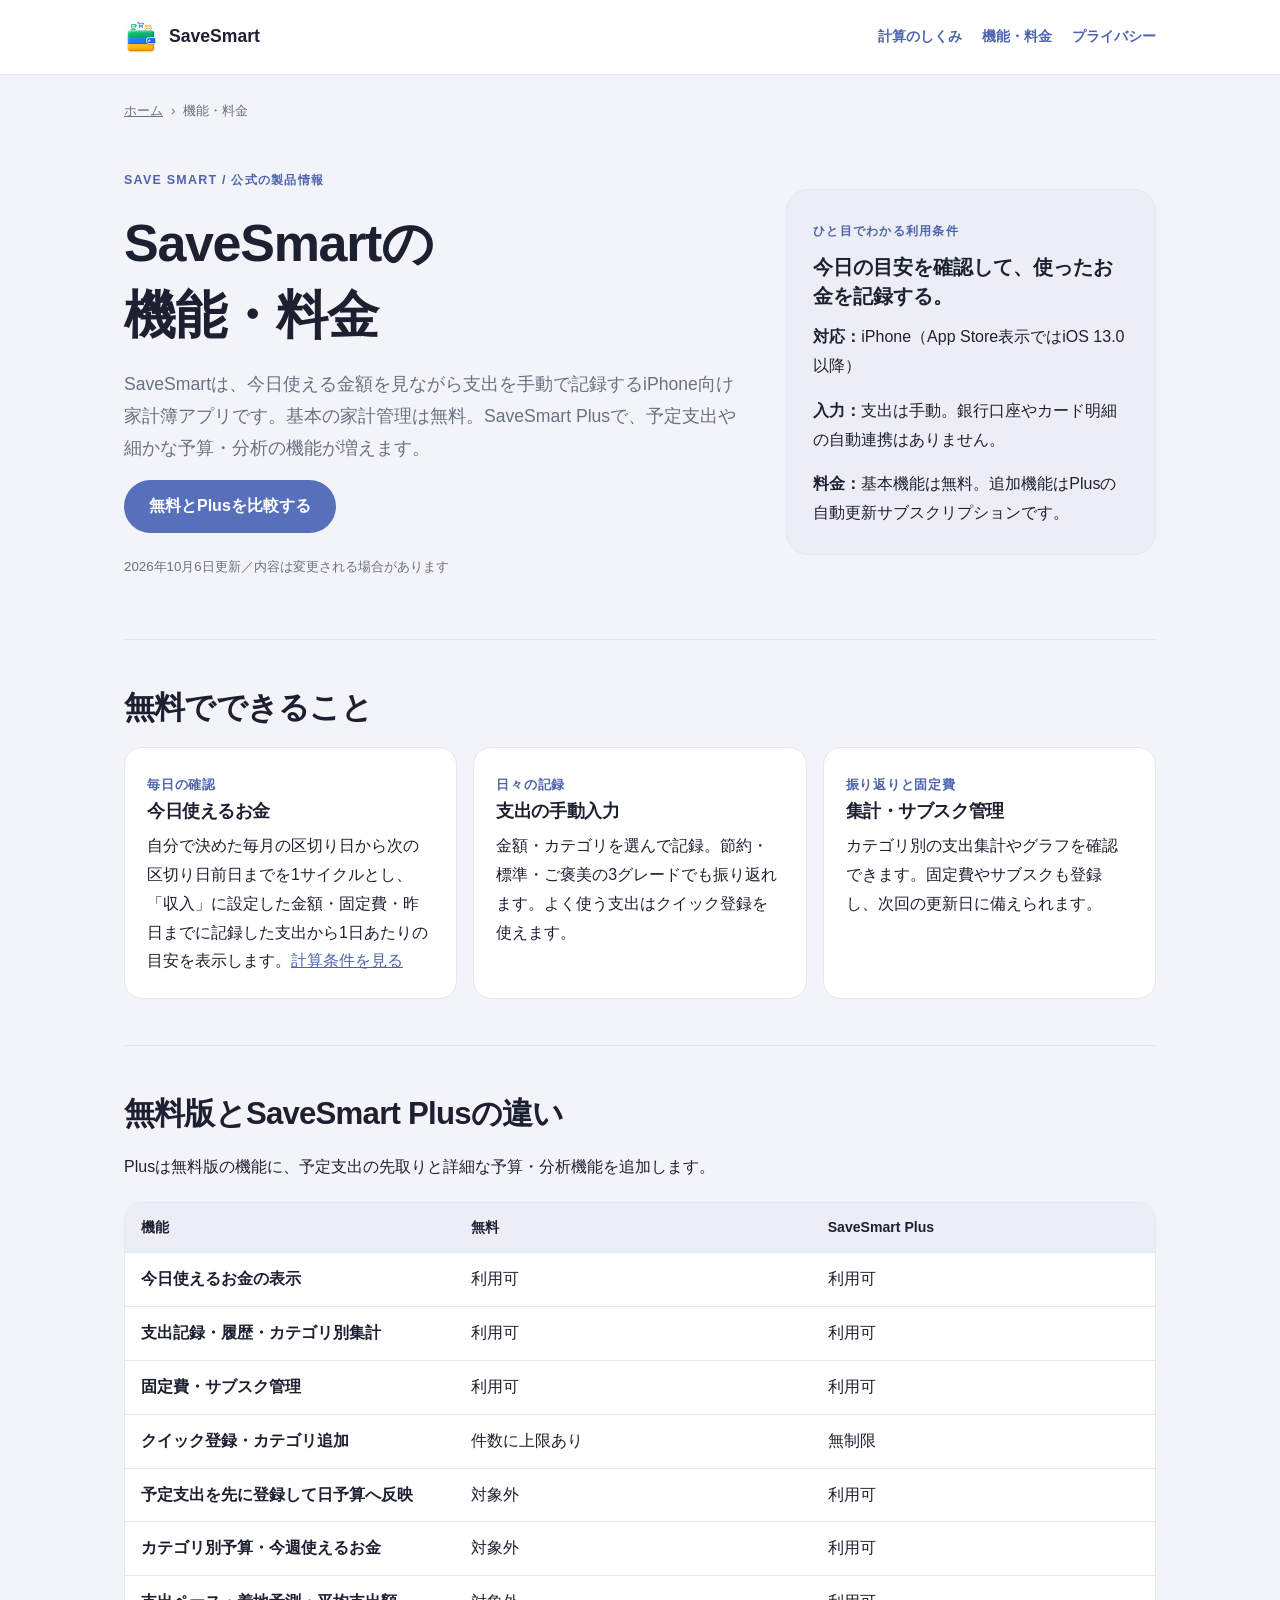
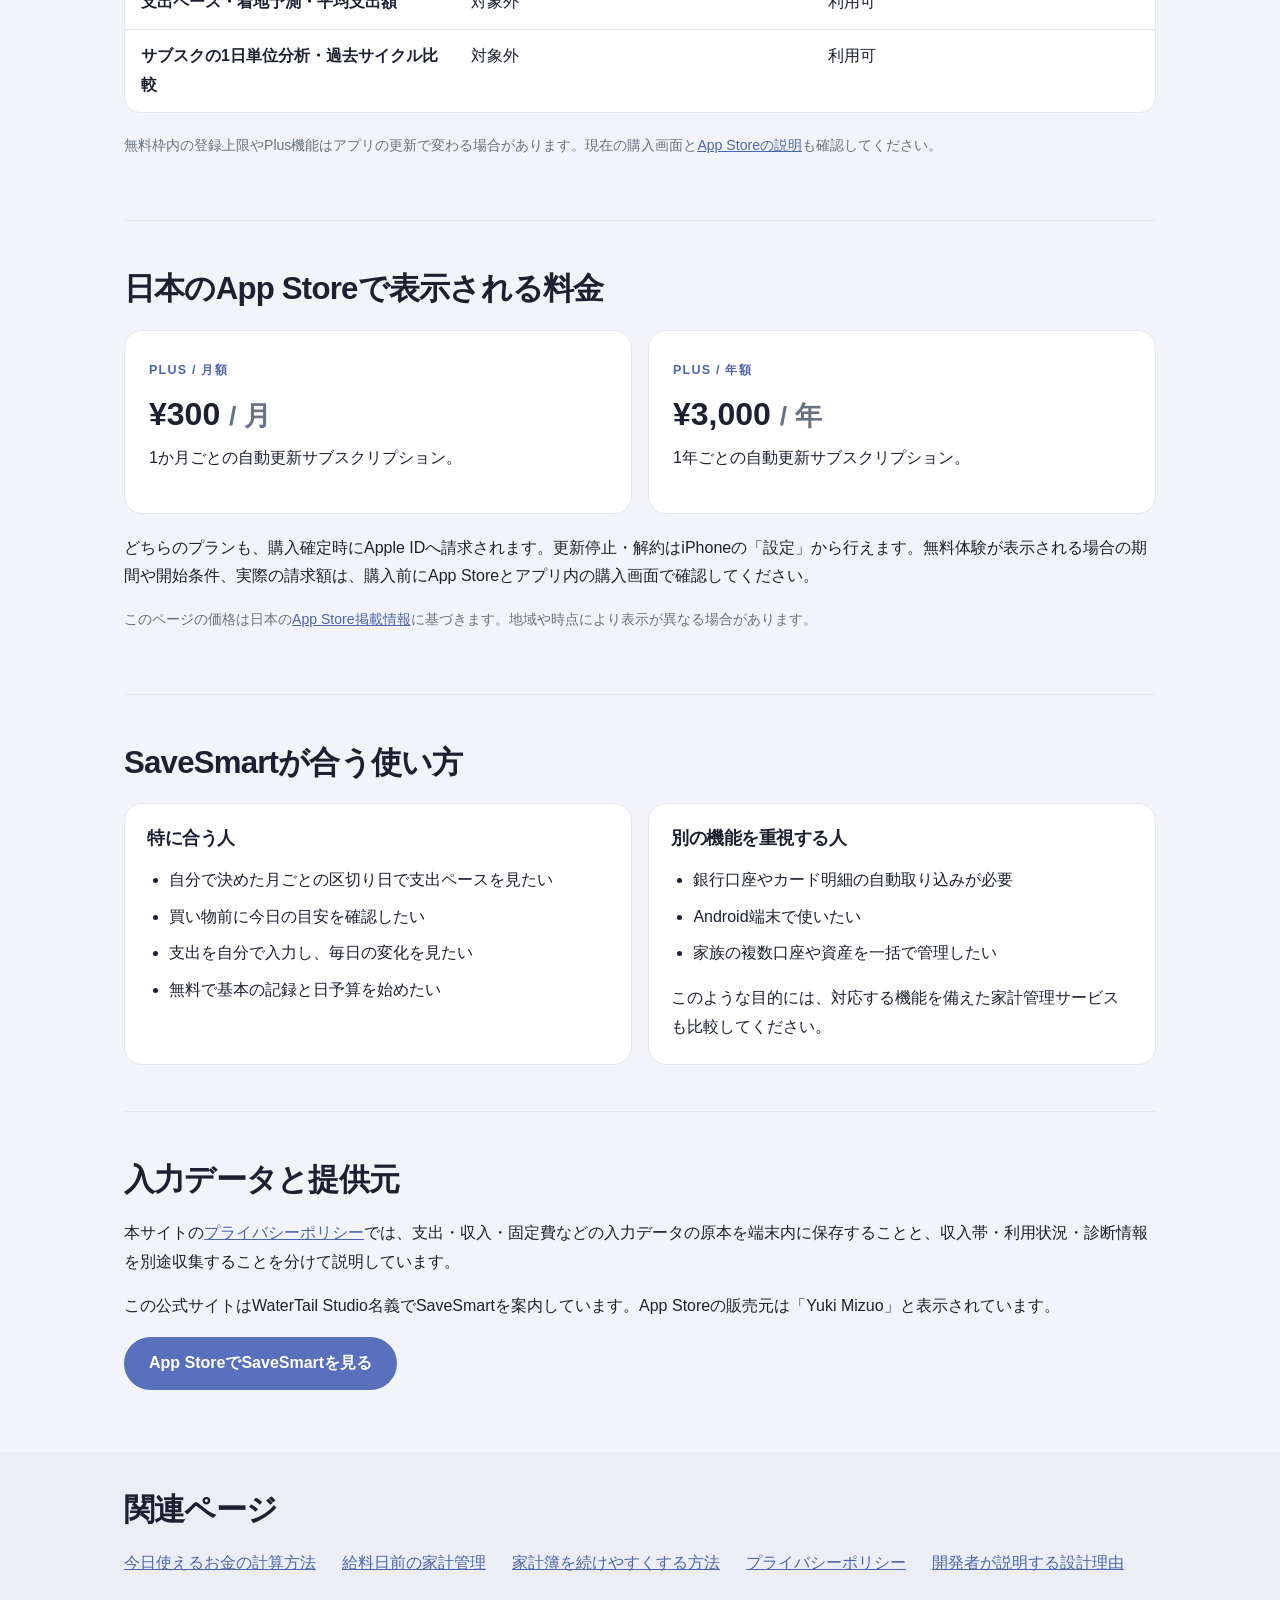
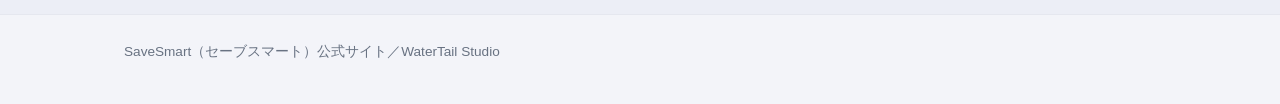
<file: features-pricing.html>
<!DOCTYPE html>
<html lang="ja">
<head>
<script async src="https://www.googletagmanager.com/gtag/js?id=G-CNY3Y6PFBK"></script>
<script>
  window.dataLayer = window.dataLayer || [];
  function gtag(){dataLayer.push(arguments);}
  gtag('js', new Date());
  gtag('config', 'G-CNY3Y6PFBK');
</script>
  <meta charset="utf-8">
  <meta name="viewport" content="width=device-width, initial-scale=1">
  <title>SaveSmartの機能・料金｜無料版とPlusの違い、向いている人</title>
  <meta name="description" content="SaveSmartの無料機能とSaveSmart Plusの違いを一覧で確認。今日使えるお金、支出記録、固定費・サブスク管理、予定支出、料金、iPhone対応、手動入力の条件を公式情報としてまとめました。">
  <link rel="canonical" href="https://savesmartbudget.pages.dev/features-pricing">
  <link rel="icon" href="assets/app-icon.png" type="image/png">
  <link rel="stylesheet" href="assets/evidence-pages.css">
  <meta property="og:type" content="website">
  <meta property="og:title" content="SaveSmartの機能・料金｜無料版とPlusの違い">
  <meta property="og:description" content="無料でできること、Plusの追加機能、料金と利用条件をまとめました。">
  <meta property="og:url" content="https://savesmartbudget.pages.dev/features-pricing">
  <meta property="og:image" content="https://savesmartbudget.pages.dev/assets/og-image.png">
  <meta name="twitter:card" content="summary_large_image">
  <script type="application/ld+json">
  {
    "@context": "https://schema.org",
    "@type": "WebPage",
    "name": "SaveSmartの機能・料金｜無料版とPlusの違い",
    "description": "無料でできること、Plusの追加機能、料金と利用条件をまとめたSaveSmart公式ページ。",
    "url": "https://savesmartbudget.pages.dev/features-pricing",
    "dateModified": "2026-10-06",
    "about": {"@type": "SoftwareApplication", "name": "SaveSmart", "operatingSystem": "iOS", "applicationCategory": "FinanceApplication"}
  }
  </script>
</head>
<body>
  <header class="site-header"><div class="wrap">
    <a class="brand" href="./"><span class="brand-mark" aria-hidden="true">S</span>SaveSmart</a>
    <nav class="top-nav" aria-label="主なページ">
      <a href="./how-savesmart-calculates">計算のしくみ</a>
      <a href="./features-pricing" aria-current="page">機能・料金</a>
      <a href="./privacy">プライバシー</a>
    </nav>
  </div></header>
  <main class="wrap">
    <nav class="breadcrumbs" aria-label="パンくず"><a href="./">ホーム</a><span>›</span>機能・料金</nav>
    <article>
      <div class="hero">
        <div>
          <span class="eyebrow">SAVE SMART / 公式の製品情報</span>
          <h1>SaveSmartの<br>機能・料金</h1>
          <p class="lead">SaveSmartは、今日使える金額を見ながら支出を手動で記録するiPhone向け家計簿アプリです。基本の家計管理は無料。SaveSmart Plusで、予定支出や細かな予算・分析の機能が増えます。</p>
          <a class="cta" href="#comparison">無料とPlusを比較する</a>
          <p class="meta">2026年10月6日更新／内容は変更される場合があります</p>
        </div>
        <div class="fact-card">
          <span class="eyebrow">ひと目でわかる利用条件</span>
          <strong>今日の目安を確認して、使ったお金を記録する。</strong>
          <p><b>対応：</b>iPhone（App Store表示ではiOS 13.0以降）</p>
          <p><b>入力：</b>支出は手動。銀行口座やカード明細の自動連携はありません。</p>
          <p><b>料金：</b>基本機能は無料。追加機能はPlusの自動更新サブスクリプションです。</p>
        </div>
      </div>

      <section aria-labelledby="free">
        <h2 id="free">無料でできること</h2>
        <div class="grid">
          <div class="panel"><span class="step-label">毎日の確認</span><h3>今日使えるお金</h3><p>自分で決めた毎月の区切り日から次の区切り日前日までを1サイクルとし、「収入」に設定した金額・固定費・昨日までに記録した支出から1日あたりの目安を表示します。<a href="./how-savesmart-calculates">計算条件を見る</a></p></div>
          <div class="panel"><span class="step-label">日々の記録</span><h3>支出の手動入力</h3><p>金額・カテゴリを選んで記録。節約・標準・ご褒美の3グレードでも振り返れます。よく使う支出はクイック登録を使えます。</p></div>
          <div class="panel"><span class="step-label">振り返りと固定費</span><h3>集計・サブスク管理</h3><p>カテゴリ別の支出集計やグラフを確認できます。固定費やサブスクも登録し、次回の更新日に備えられます。</p></div>
        </div>
      </section>

      <section id="comparison" aria-labelledby="comparison-title">
        <h2 id="comparison-title">無料版とSaveSmart Plusの違い</h2>
        <p>Plusは無料版の機能に、予定支出の先取りと詳細な予算・分析機能を追加します。</p>
        <div class="tablewrap"><table>
          <thead><tr><th scope="col">機能</th><th scope="col">無料</th><th scope="col">SaveSmart Plus</th></tr></thead>
          <tbody>
            <tr><th scope="row">今日使えるお金の表示</th><td>利用可</td><td>利用可</td></tr>
            <tr><th scope="row">支出記録・履歴・カテゴリ別集計</th><td>利用可</td><td>利用可</td></tr>
            <tr><th scope="row">固定費・サブスク管理</th><td>利用可</td><td>利用可</td></tr>
            <tr><th scope="row">クイック登録・カテゴリ追加</th><td>件数に上限あり</td><td>無制限</td></tr>
            <tr><th scope="row">予定支出を先に登録して日予算へ反映</th><td>対象外</td><td>利用可</td></tr>
            <tr><th scope="row">カテゴリ別予算・今週使えるお金</th><td>対象外</td><td>利用可</td></tr>
            <tr><th scope="row">支出ペース・着地予測・平均支出額</th><td>対象外</td><td>利用可</td></tr>
            <tr><th scope="row">サブスクの1日単位分析・過去サイクル比較</th><td>対象外</td><td>利用可</td></tr>
          </tbody>
        </table></div>
        <p class="note">無料枠内の登録上限やPlus機能はアプリの更新で変わる場合があります。現在の購入画面と<a href="https://apps.apple.com/jp/app/id6759412545">App Storeの説明</a>も確認してください。</p>
      </section>

      <section aria-labelledby="pricing">
        <h2 id="pricing">日本のApp Storeで表示される料金</h2>
        <div class="price-grid">
          <div class="price"><span class="eyebrow">PLUS / 月額</span><strong>¥300 <small>/ 月</small></strong><p>1か月ごとの自動更新サブスクリプション。</p></div>
          <div class="price"><span class="eyebrow">PLUS / 年額</span><strong>¥3,000 <small>/ 年</small></strong><p>1年ごとの自動更新サブスクリプション。</p></div>
        </div>
        <p>どちらのプランも、購入確定時にApple IDへ請求されます。更新停止・解約はiPhoneの「設定」から行えます。無料体験が表示される場合の期間や開始条件、実際の請求額は、購入前にApp Storeとアプリ内の購入画面で確認してください。</p>
        <p class="note">このページの価格は日本の<a href="https://apps.apple.com/jp/app/id6759412545">App Store掲載情報</a>に基づきます。地域や時点により表示が異なる場合があります。</p>
      </section>

      <section aria-labelledby="fit">
        <h2 id="fit">SaveSmartが合う使い方</h2>
        <div class="grid two">
          <div class="panel"><h3>特に合う人</h3><ul><li>自分で決めた月ごとの区切り日で支出ペースを見たい</li><li>買い物前に今日の目安を確認したい</li><li>支出を自分で入力し、毎日の変化を見たい</li><li>無料で基本の記録と日予算を始めたい</li></ul></div>
          <div class="panel"><h3>別の機能を重視する人</h3><ul><li>銀行口座やカード明細の自動取り込みが必要</li><li>Android端末で使いたい</li><li>家族の複数口座や資産を一括で管理したい</li></ul><p>このような目的には、対応する機能を備えた家計管理サービスも比較してください。</p></div>
        </div>
      </section>

      <section aria-labelledby="trust">
        <h2 id="trust">入力データと提供元</h2>
        <p>本サイトの<a href="./privacy">プライバシーポリシー</a>では、支出・収入・固定費などの入力データの原本を端末内に保存することと、収入帯・利用状況・診断情報を別途収集することを分けて説明しています。</p>
        <p>この公式サイトはWaterTail Studio名義でSaveSmartを案内しています。App Storeの販売元は「Yuki Mizuo」と表示されています。</p>
        <p><a class="cta" href="https://apps.apple.com/jp/app/id6759412545?ct=site-features-pricing">App StoreでSaveSmartを見る</a></p>
      </section>
    </article>
  </main>
  <aside class="related"><div class="wrap">
    <h2>関連ページ</h2>
    <div class="related-links">
      <a href="./how-savesmart-calculates">今日使えるお金の計算方法</a>
      <a href="./payday-budget">給料日前の家計管理</a>
      <a href="./start-budgeting">家計簿を続けやすくする方法</a>
      <a href="./privacy">プライバシーポリシー</a>
      <a href="./why-not-ai">開発者が説明する設計理由</a>
    </div>
  </div></aside>
  <footer class="site-footer"><div class="wrap">SaveSmart（セーブスマート）公式サイト／WaterTail Studio</div></footer>
</body>
</html>
</file>
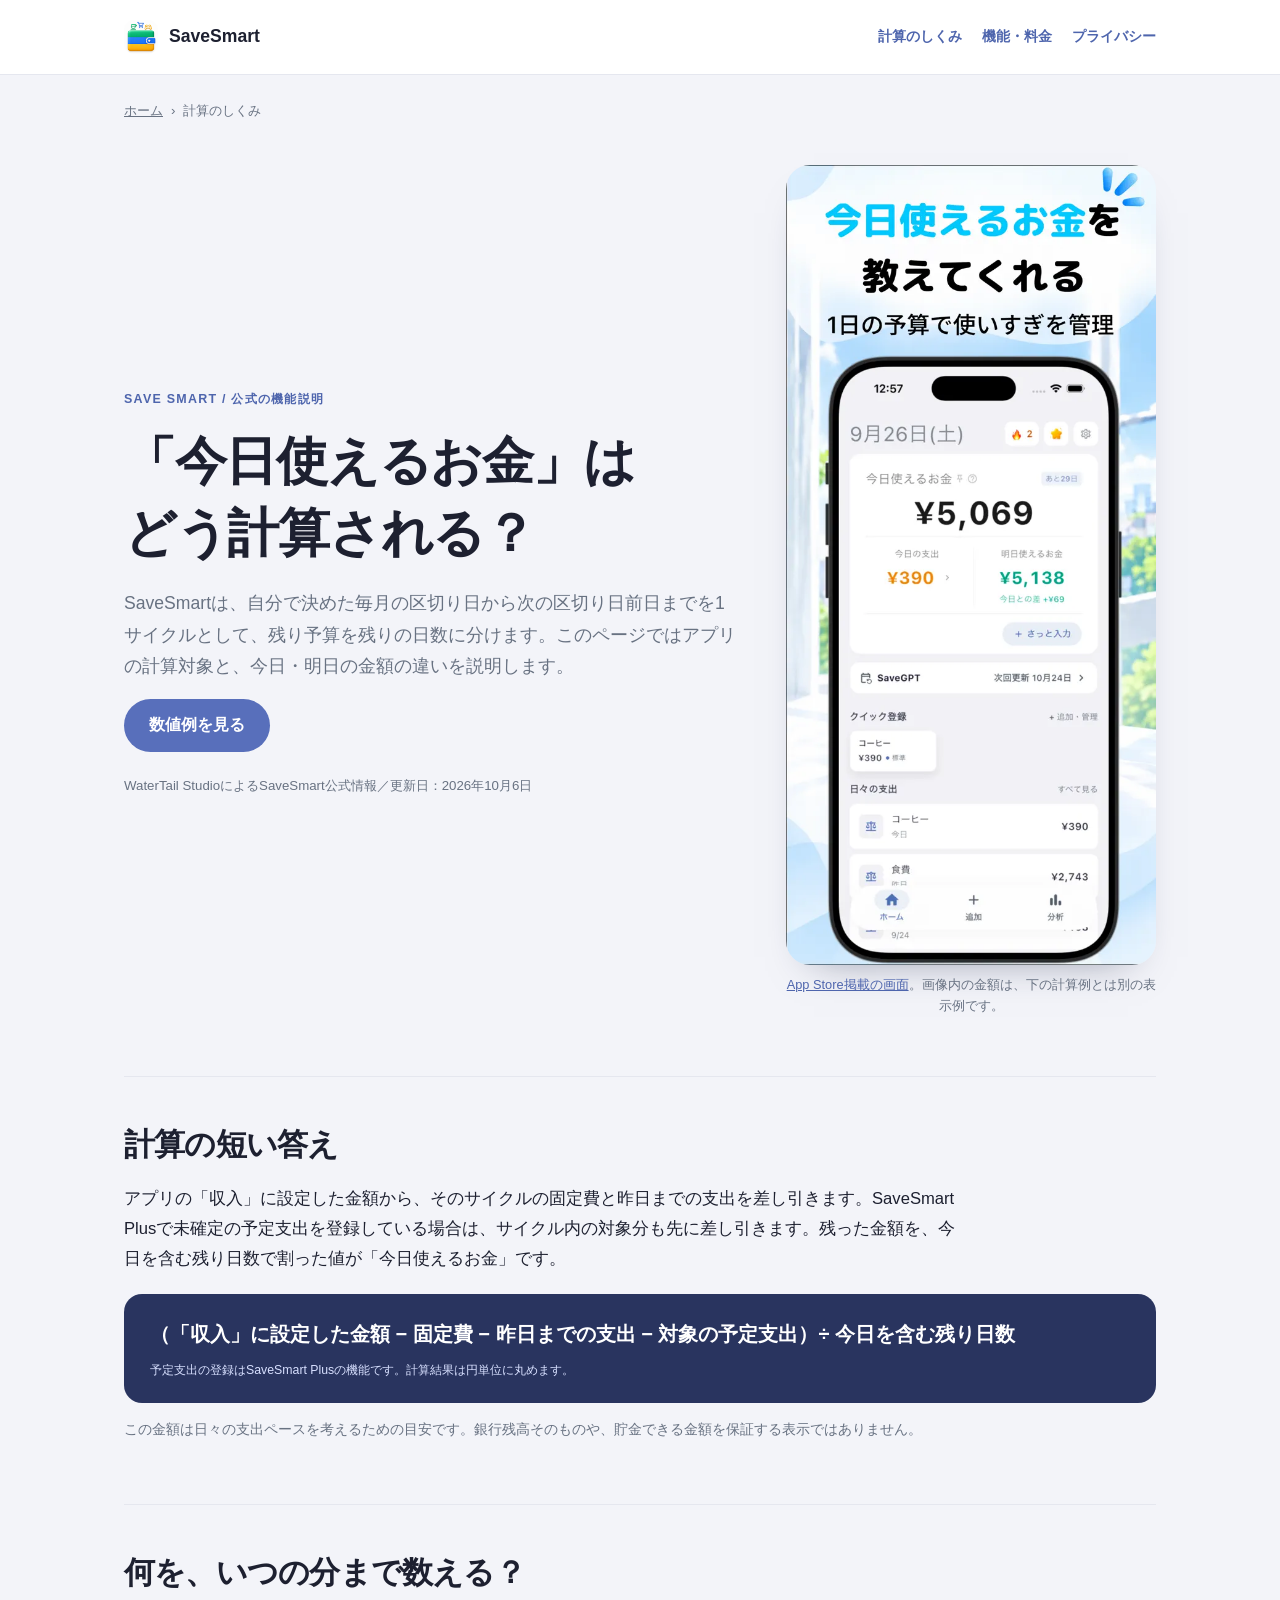
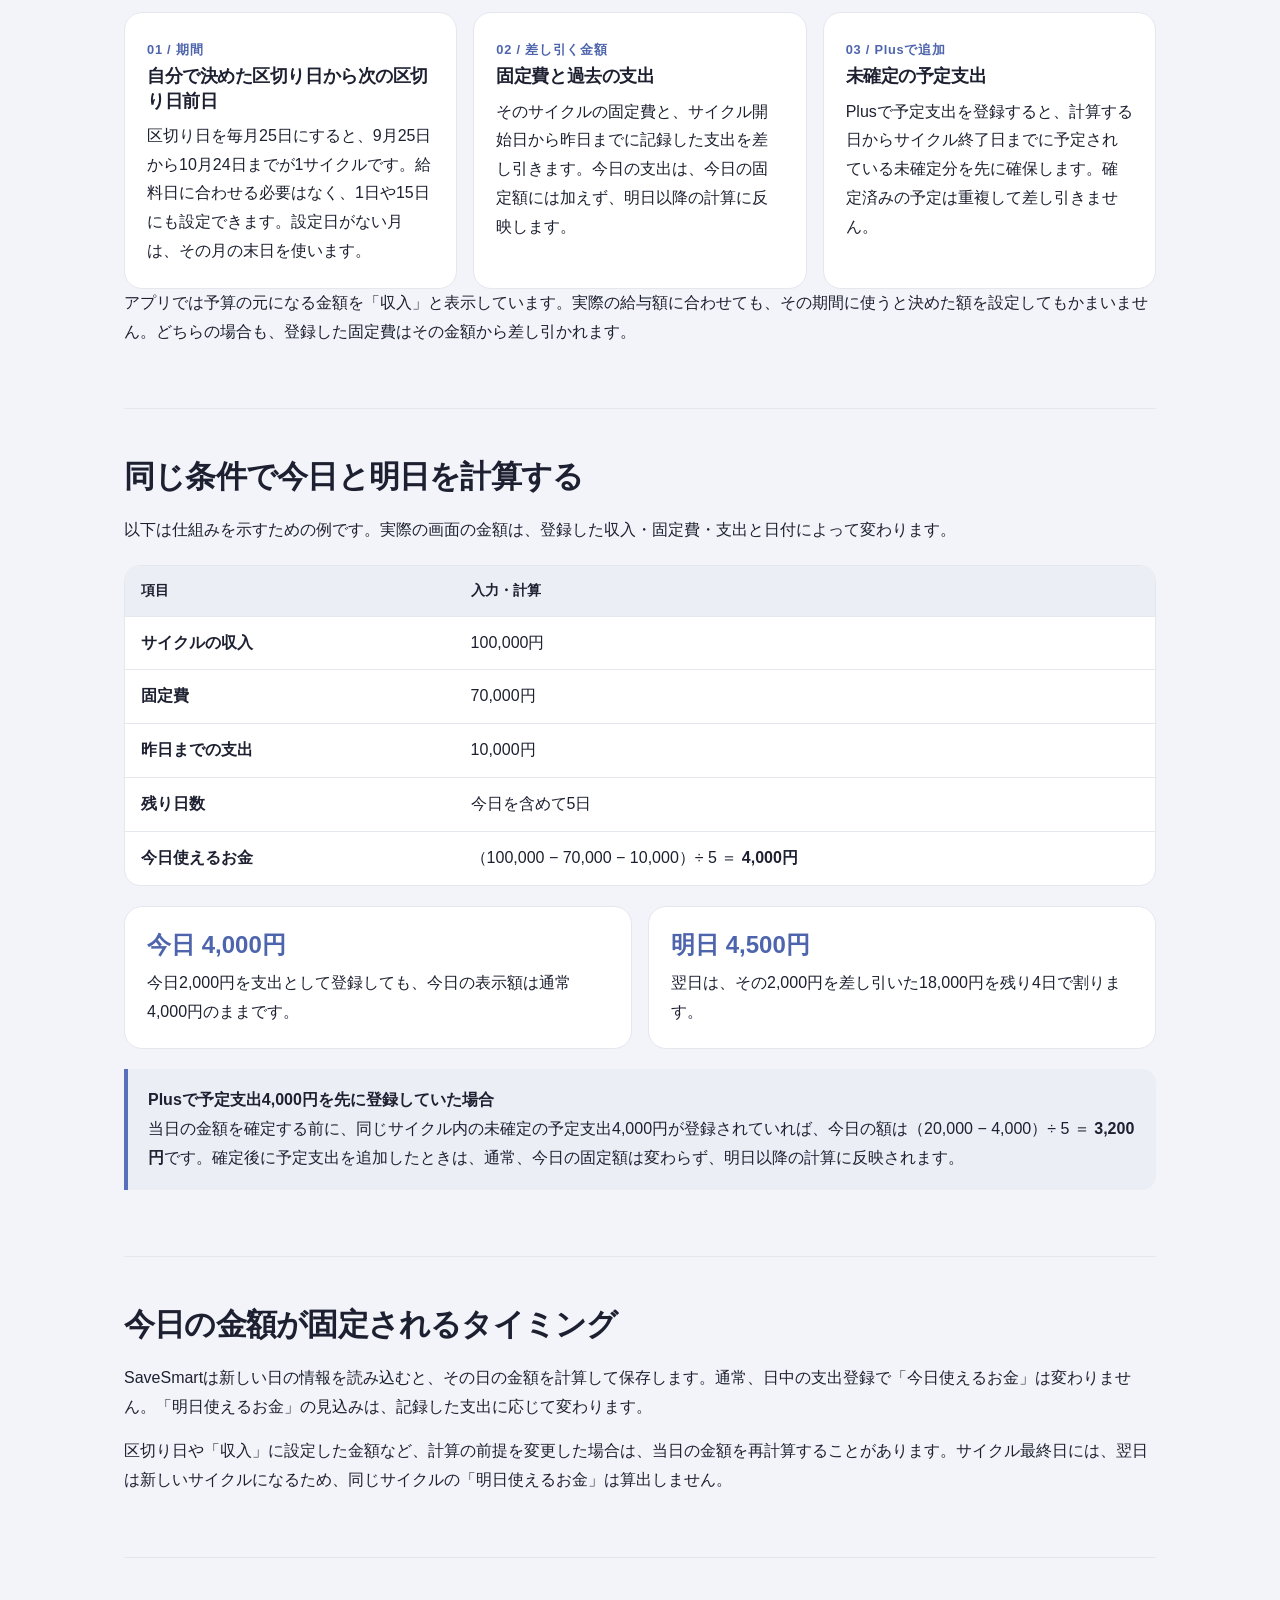
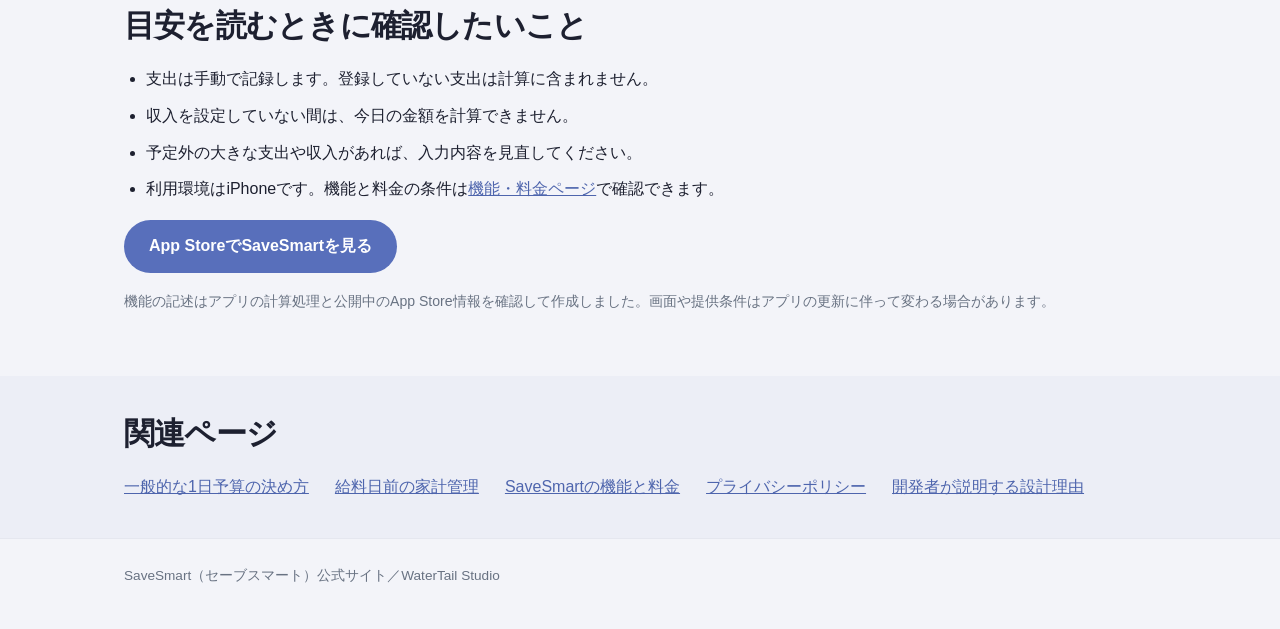
<file: how-savesmart-calculates.html>
<!DOCTYPE html>
<html lang="ja">
<head>
<script async src="https://www.googletagmanager.com/gtag/js?id=G-CNY3Y6PFBK"></script>
<script>
  window.dataLayer = window.dataLayer || [];
  function gtag(){dataLayer.push(arguments);}
  gtag('js', new Date());
  gtag('config', 'G-CNY3Y6PFBK');
</script>
  <meta charset="utf-8">
  <meta name="viewport" content="width=device-width, initial-scale=1">
  <title>SaveSmartの「今日使えるお金」はどう計算される？｜公式ガイド</title>
  <meta name="description" content="SaveSmartの「今日使えるお金」の計算方法を、実際のアプリ画面と数値例で説明。自由に設定できる毎月の区切り日、昨日までの支出、Plusの予定支出、当日の固定と翌日の再計算を確認できます。">
  <link rel="canonical" href="https://savesmartbudget.pages.dev/how-savesmart-calculates">
  <link rel="icon" href="assets/app-icon.png" type="image/png">
  <link rel="stylesheet" href="assets/evidence-pages.css">
  <meta property="og:type" content="article">
  <meta property="og:title" content="SaveSmartの「今日使えるお金」はどう計算される？">
  <meta property="og:description" content="自分で設定した月ごとのサイクルと、実際の計算条件を画面と数値例で説明します。">
  <meta property="og:url" content="https://savesmartbudget.pages.dev/how-savesmart-calculates">
  <meta property="og:image" content="https://savesmartbudget.pages.dev/assets/og-image.png">
  <meta name="twitter:card" content="summary_large_image">
  <script type="application/ld+json">
  {
    "@context": "https://schema.org",
    "@type": "Article",
    "headline": "SaveSmartの「今日使えるお金」はどう計算される？",
    "description": "自分で設定した月ごとのサイクルと、実際の計算条件を画面と数値例で説明します。",
    "datePublished": "2026-10-01",
    "dateModified": "2026-10-06",
    "author": {"@type": "Organization", "name": "WaterTail Studio"},
    "publisher": {"@type": "Organization", "name": "WaterTail Studio"},
    "mainEntityOfPage": "https://savesmartbudget.pages.dev/how-savesmart-calculates",
    "image": "https://savesmartbudget.pages.dev/assets/savesmart-home-appstore.webp"
  }
  </script>
</head>
<body>
  <header class="site-header"><div class="wrap">
    <a class="brand" href="./"><span class="brand-mark" aria-hidden="true">S</span>SaveSmart</a>
    <nav class="top-nav" aria-label="主なページ">
      <a href="./how-savesmart-calculates" aria-current="page">計算のしくみ</a>
      <a href="./features-pricing">機能・料金</a>
      <a href="./privacy">プライバシー</a>
    </nav>
  </div></header>
  <main class="wrap">
    <nav class="breadcrumbs" aria-label="パンくず"><a href="./">ホーム</a><span>›</span>計算のしくみ</nav>
    <article>
      <div class="hero">
        <div>
          <span class="eyebrow">SAVE SMART / 公式の機能説明</span>
          <h1>「今日使えるお金」は<br>どう計算される？</h1>
          <p class="lead">SaveSmartは、自分で決めた毎月の区切り日から次の区切り日前日までを1サイクルとして、残り予算を残りの日数に分けます。このページではアプリの計算対象と、今日・明日の金額の違いを説明します。</p>
          <a class="cta" href="#example">数値例を見る</a>
          <p class="meta">WaterTail StudioによるSaveSmart公式情報／更新日：2026年10月6日</p>
        </div>
        <figure class="screen">
          <img src="assets/savesmart-home-appstore.webp" width="600" height="1298" alt="SaveSmartのホーム画面。今日使えるお金、今日の支出、明日使えるお金を並べて表示している" fetchpriority="high">
          <figcaption><a href="https://apps.apple.com/jp/app/id6759412545">App Store掲載の画面</a>。画像内の金額は、下の計算例とは別の表示例です。</figcaption>
        </figure>
      </div>

      <section aria-labelledby="answer">
        <h2 id="answer">計算の短い答え</h2>
        <p class="intro">アプリの「収入」に設定した金額から、そのサイクルの固定費と昨日までの支出を差し引きます。SaveSmart Plusで未確定の予定支出を登録している場合は、サイクル内の対象分も先に差し引きます。残った金額を、今日を含む残り日数で割った値が「今日使えるお金」です。</p>
        <div class="formula">
          （「収入」に設定した金額 − 固定費 − 昨日までの支出 − 対象の予定支出）÷ 今日を含む残り日数
          <small>予定支出の登録はSaveSmart Plusの機能です。計算結果は円単位に丸めます。</small>
        </div>
        <p class="note">この金額は日々の支出ペースを考えるための目安です。銀行残高そのものや、貯金できる金額を保証する表示ではありません。</p>
      </section>

      <section aria-labelledby="inputs">
        <h2 id="inputs">何を、いつの分まで数える？</h2>
        <div class="grid">
          <div class="panel"><span class="step-label">01 / 期間</span><h3>自分で決めた区切り日から次の区切り日前日</h3><p>区切り日を毎月25日にすると、9月25日から10月24日までが1サイクルです。給料日に合わせる必要はなく、1日や15日にも設定できます。設定日がない月は、その月の末日を使います。</p></div>
          <div class="panel"><span class="step-label">02 / 差し引く金額</span><h3>固定費と過去の支出</h3><p>そのサイクルの固定費と、サイクル開始日から昨日までに記録した支出を差し引きます。今日の支出は、今日の固定額には加えず、明日以降の計算に反映します。</p></div>
          <div class="panel"><span class="step-label">03 / Plusで追加</span><h3>未確定の予定支出</h3><p>Plusで予定支出を登録すると、計算する日からサイクル終了日までに予定されている未確定分を先に確保します。確定済みの予定は重複して差し引きません。</p></div>
        </div>
        <p>アプリでは予算の元になる金額を「収入」と表示しています。実際の給与額に合わせても、その期間に使うと決めた額を設定してもかまいません。どちらの場合も、登録した固定費はその金額から差し引かれます。</p>
      </section>

      <section id="example" aria-labelledby="example-title">
        <h2 id="example-title">同じ条件で今日と明日を計算する</h2>
        <p>以下は仕組みを示すための例です。実際の画面の金額は、登録した収入・固定費・支出と日付によって変わります。</p>
        <div class="tablewrap"><table>
          <thead><tr><th scope="col">項目</th><th scope="col">入力・計算</th></tr></thead>
          <tbody>
            <tr><th scope="row">サイクルの収入</th><td>100,000円</td></tr>
            <tr><th scope="row">固定費</th><td>70,000円</td></tr>
            <tr><th scope="row">昨日までの支出</th><td>10,000円</td></tr>
            <tr><th scope="row">残り日数</th><td>今日を含めて5日</td></tr>
            <tr><th scope="row">今日使えるお金</th><td>（100,000 − 70,000 − 10,000）÷ 5 ＝ <strong>4,000円</strong></td></tr>
          </tbody>
        </table></div>
        <div class="grid two">
          <div class="panel"><span class="num">今日 4,000円</span><p>今日2,000円を支出として登録しても、今日の表示額は通常4,000円のままです。</p></div>
          <div class="panel"><span class="num">明日 4,500円</span><p>翌日は、その2,000円を差し引いた18,000円を残り4日で割ります。</p></div>
        </div>
        <div class="callout"><p><strong>Plusで予定支出4,000円を先に登録していた場合</strong><br>当日の金額を確定する前に、同じサイクル内の未確定の予定支出4,000円が登録されていれば、今日の額は（20,000 − 4,000）÷ 5 ＝ <strong>3,200円</strong>です。確定後に予定支出を追加したときは、通常、今日の固定額は変わらず、明日以降の計算に反映されます。</p></div>
      </section>

      <section aria-labelledby="timing">
        <h2 id="timing">今日の金額が固定されるタイミング</h2>
        <p>SaveSmartは新しい日の情報を読み込むと、その日の金額を計算して保存します。通常、日中の支出登録で「今日使えるお金」は変わりません。「明日使えるお金」の見込みは、記録した支出に応じて変わります。</p>
        <p>区切り日や「収入」に設定した金額など、計算の前提を変更した場合は、当日の金額を再計算することがあります。サイクル最終日には、翌日は新しいサイクルになるため、同じサイクルの「明日使えるお金」は算出しません。</p>
      </section>

      <section aria-labelledby="limits">
        <h2 id="limits">目安を読むときに確認したいこと</h2>
        <ul>
          <li>支出は手動で記録します。登録していない支出は計算に含まれません。</li>
          <li>収入を設定していない間は、今日の金額を計算できません。</li>
          <li>予定外の大きな支出や収入があれば、入力内容を見直してください。</li>
          <li>利用環境はiPhoneです。機能と料金の条件は<a href="./features-pricing">機能・料金ページ</a>で確認できます。</li>
        </ul>
        <p><a class="cta" href="https://apps.apple.com/jp/app/id6759412545?ct=site-calculation">App StoreでSaveSmartを見る</a></p>
        <p class="note">機能の記述はアプリの計算処理と公開中のApp Store情報を確認して作成しました。画面や提供条件はアプリの更新に伴って変わる場合があります。</p>
      </section>
    </article>
  </main>
  <aside class="related"><div class="wrap">
    <h2>関連ページ</h2>
    <div class="related-links">
      <a href="./daily-budget">一般的な1日予算の決め方</a>
      <a href="./payday-budget">給料日前の家計管理</a>
      <a href="./features-pricing">SaveSmartの機能と料金</a>
      <a href="./privacy">プライバシーポリシー</a>
      <a href="./why-not-ai">開発者が説明する設計理由</a>
    </div>
  </div></aside>
  <footer class="site-footer"><div class="wrap">SaveSmart（セーブスマート）公式サイト／WaterTail Studio</div></footer>
</body>
</html>
</file>
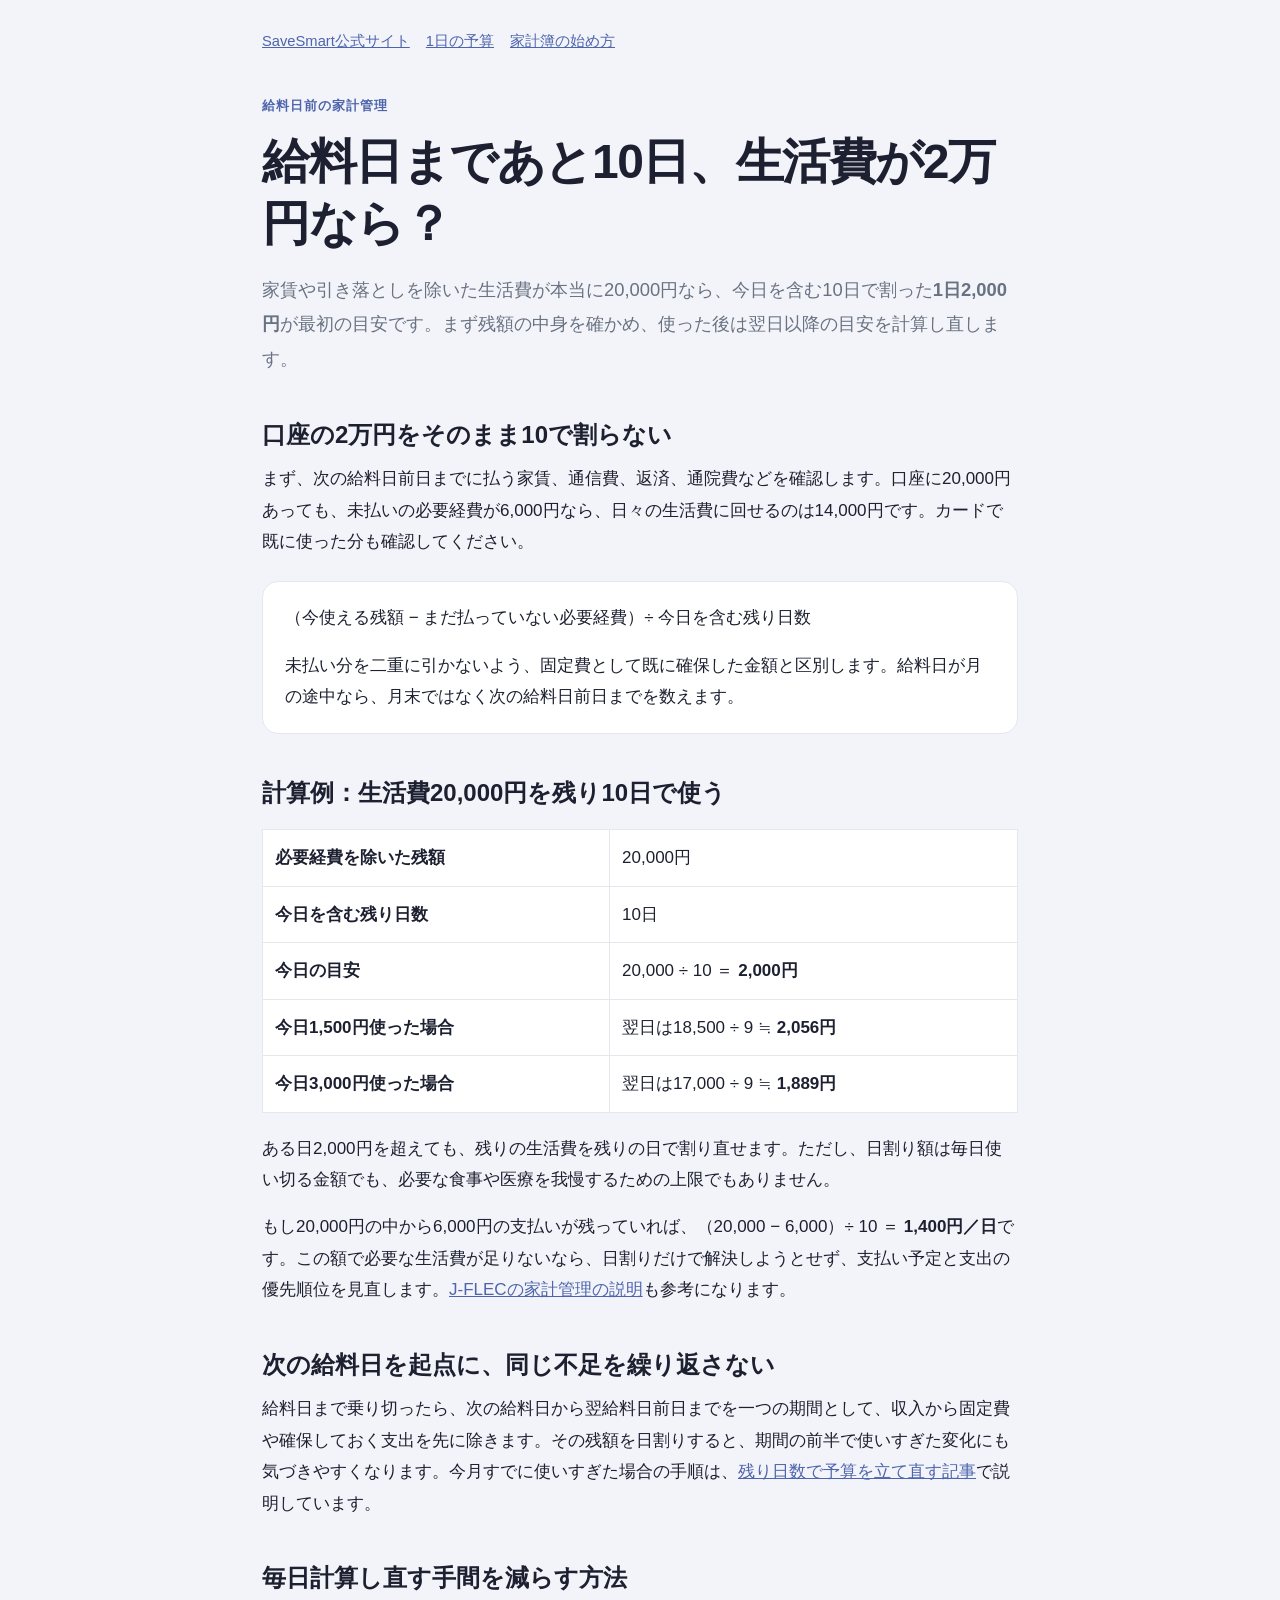
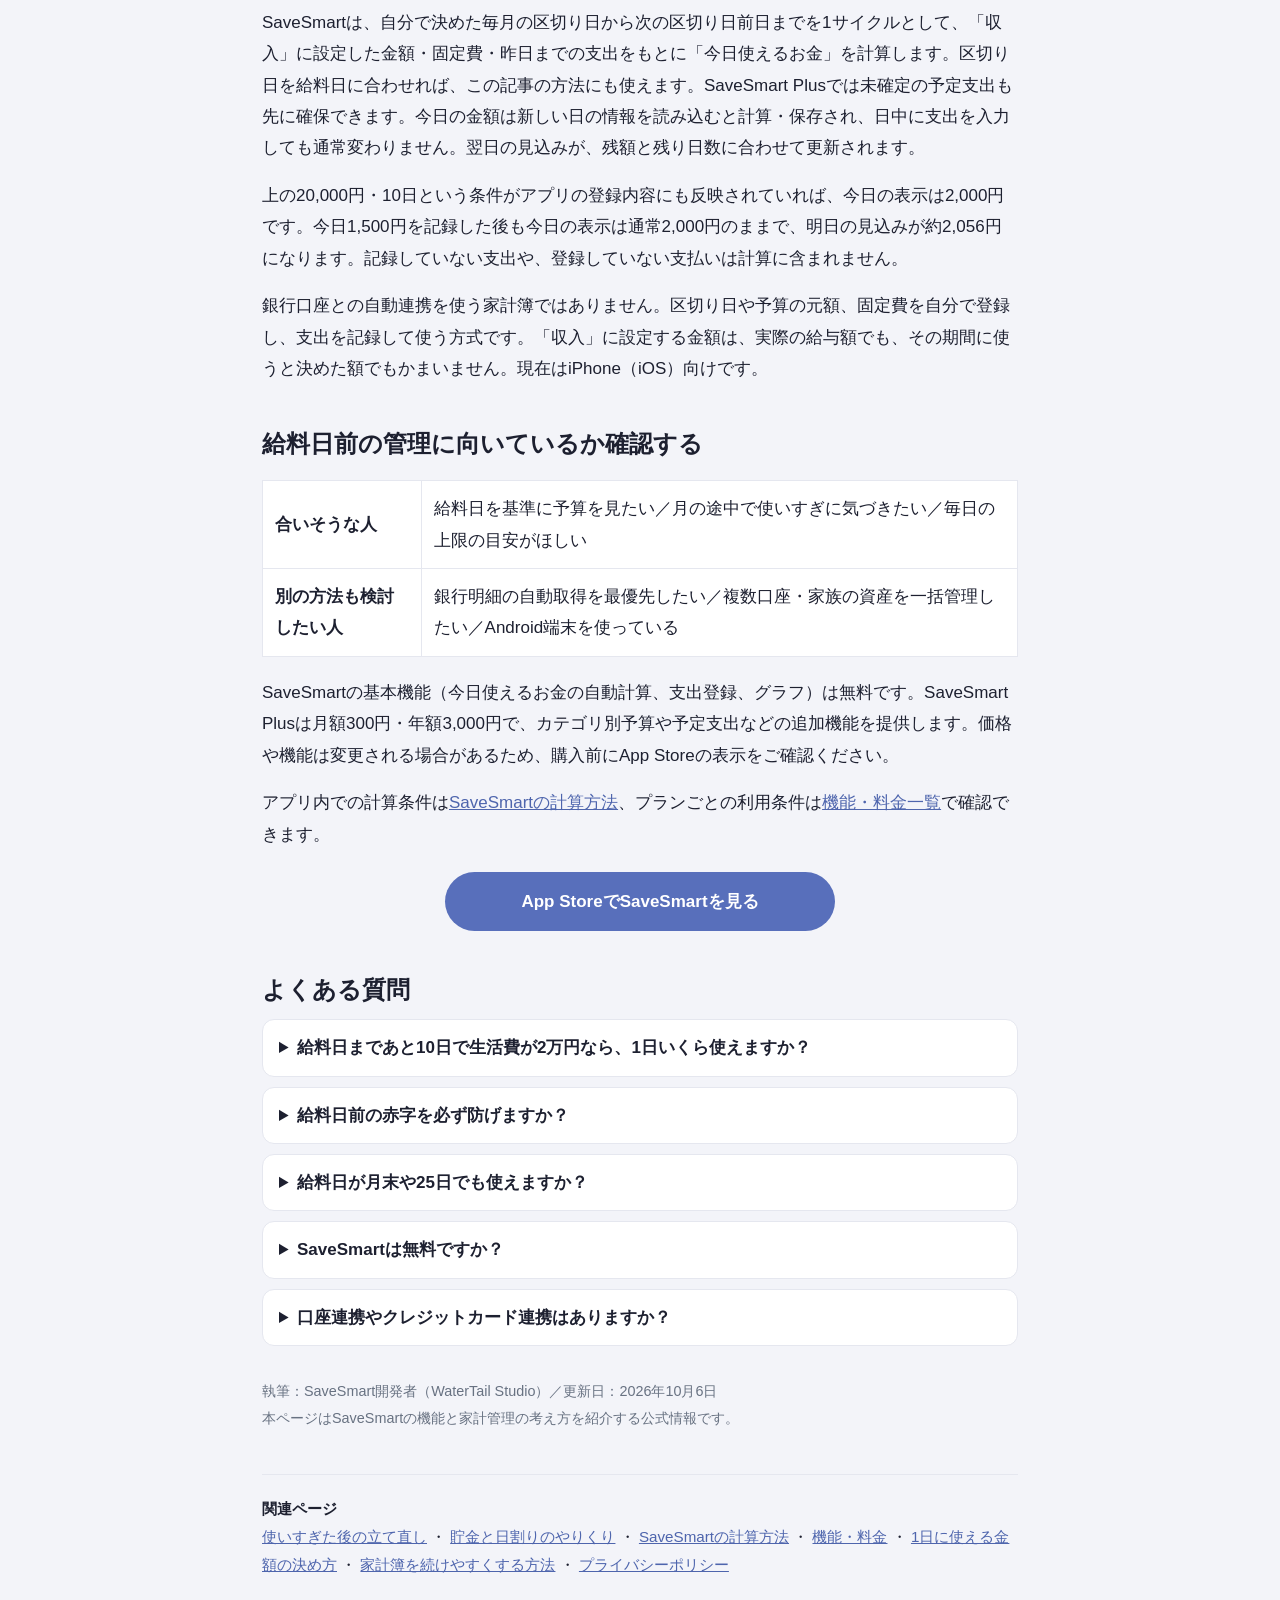
<file: payday-budget.html>
<!DOCTYPE html>
<html lang="ja">
<head>
<script async src="https://www.googletagmanager.com/gtag/js?id=G-CNY3Y6PFBK"></script>
<script>
  window.dataLayer = window.dataLayer || [];
  function gtag(){dataLayer.push(arguments);}
  gtag('js', new Date());
  gtag('config', 'G-CNY3Y6PFBK');
</script>
  <meta charset="utf-8">
  <meta name="viewport" content="width=device-width, initial-scale=1">
  <title>給料日まであと10日、生活費が2万円なら？日割りのやりくり方法｜SaveSmart</title>
  <meta name="description" content="給料日まであと10日で生活費が2万円なら、未払いの必要経費を確認したうえで1日2,000円が目安。使った翌日の再計算、足りない場合の見直し方、SaveSmartでの確認方法を説明します。">
  <link rel="canonical" href="https://savesmartbudget.pages.dev/payday-budget">
  <link rel="icon" href="assets/app-icon.png" type="image/png">
  <meta property="og:type" content="article">
  <meta property="og:title" content="給料日まであと10日、生活費が2万円なら？">
  <meta property="og:description" content="残る生活費を日割りし、支出後に翌日以降の予算を計算し直す方法。">
  <meta property="og:url" content="https://savesmartbudget.pages.dev/payday-budget">
  <meta property="og:image" content="https://savesmartbudget.pages.dev/assets/og-image.png">
  <script type="application/ld+json">
  {
    "@context":"https://schema.org",
    "@type":"Article",
    "headline":"給料日まであと10日、生活費が2万円なら？日割りのやりくり方法",
    "description":"残る生活費を日割りし、支出後に翌日以降の予算を計算し直す方法。",
    "datePublished":"2026-09-30","dateModified":"2026-10-06",
    "author":{"@type":"Person","name":"SaveSmart開発者","url":"https://x.com/SaveSmart_Japan"},
    "publisher":{"@type":"Organization","name":"WaterTail Studio"},
    "mainEntityOfPage":"https://savesmartbudget.pages.dev/payday-budget"
  }
  </script>
  <script type="application/ld+json">
  {
    "@context":"https://schema.org","@type":"FAQPage","mainEntity":[
      {"@type":"Question","name":"給料日まであと10日で生活費が2万円なら1日いくら使えますか？","acceptedAnswer":{"@type":"Answer","text":"2万円が未払いの必要経費を除いた生活費なら、今日を含む10日で割って1日2,000円が目安です。支払い予定が残っている場合は、その分を先に差し引いてから日割りします。"}},
      {"@type":"Question","name":"給料日が月末や25日でも使えますか？","acceptedAnswer":{"@type":"Answer","text":"はい。SaveSmartでは毎月の区切り日を自由に設定できます。給料日に合わせることも、1日や15日など別の日にすることもできます。設定した日から次の区切り日前日までを1サイクルとして計算します。"}},
      {"@type":"Question","name":"SaveSmartは無料ですか？","acceptedAnswer":{"@type":"Answer","text":"今日使えるお金の自動計算、支出登録、グラフなどの基本機能は無料です。SaveSmart Plusは月額300円または年額3,000円です。最新の提供内容と価格はApp Storeの表示をご確認ください。"}}
    ]
  }
  </script>
  <style>
    :root{color-scheme:light;--ink:#1d2030;--muted:#687282;--accent:#4e65ad;--bg:#f3f4f9;--card:#ffffff;--line:#e5e7ef}
    *{box-sizing:border-box}body{margin:0;background:var(--bg);color:var(--ink);font:17px/1.85 -apple-system,BlinkMacSystemFont,"Hiragino Sans","Noto Sans JP",sans-serif}
    main{max-width:800px;margin:auto;padding:28px 22px 72px}a{color:var(--accent)}nav{font-size:.92rem;margin:0 0 34px}nav a{margin-right:16px}
    .eyebrow{font-size:.8rem;font-weight:700;letter-spacing:.08em;color:var(--accent)}h1{font-size:clamp(2rem,6vw,3rem);line-height:1.3;margin:10px 0 18px;letter-spacing:-.03em}
    h2{font-size:1.5rem;line-height:1.4;margin:42px 0 12px}h3{font-size:1.1rem;margin:24px 0 6px}p{margin:0 0 16px}.lead{font-size:1.15rem;color:var(--muted)}
    .box{background:var(--card);border:1px solid var(--line);border-radius:16px;padding:20px 22px;margin:24px 0}.box p:last-child{margin-bottom:0}
    .table{width:100%;border-collapse:collapse;margin:20px 0;background:white}.table th,.table td{padding:12px;text-align:left;border:1px solid var(--line)}.table th{background:var(--card)}
    details{border:1px solid var(--line);border-radius:12px;padding:12px 16px;margin:10px 0;background:white}summary{font-weight:700;cursor:pointer}details p{margin:10px 0 2px}
    .cta{display:block;text-align:center;background:#586fbb;color:#fff;font-weight:800;border-radius:999px;padding:14px 20px;margin:22px auto;max-width:390px;text-decoration:none}
    .byline{font-size:.9rem;color:var(--muted);margin-top:32px}.related{border-top:1px solid var(--line);padding-top:20px;margin-top:42px;font-size:.95rem}
  </style>
</head>
<body><main>
  <nav><a href="./">SaveSmart公式サイト</a><a href="./daily-budget">1日の予算</a><a href="./start-budgeting">家計簿の始め方</a></nav>
  <article>
    <span class="eyebrow">給料日前の家計管理</span>
    <h1>給料日まであと10日、生活費が2万円なら？</h1>
    <p class="lead">家賃や引き落としを除いた生活費が本当に20,000円なら、今日を含む10日で割った<strong>1日2,000円</strong>が最初の目安です。まず残額の中身を確かめ、使った後は翌日以降の目安を計算し直します。</p>

    <h2>口座の2万円をそのまま10で割らない</h2>
    <p>まず、次の給料日前日までに払う家賃、通信費、返済、通院費などを確認します。口座に20,000円あっても、未払いの必要経費が6,000円なら、日々の生活費に回せるのは14,000円です。カードで既に使った分も確認してください。</p>
    <div class="box"><p class="formula">（今使える残額 − まだ払っていない必要経費）÷ 今日を含む残り日数</p><p>未払い分を二重に引かないよう、固定費として既に確保した金額と区別します。給料日が月の途中なら、月末ではなく次の給料日前日までを数えます。</p></div>

    <h2>計算例：生活費20,000円を残り10日で使う</h2>
    <table class="table"><tbody>
      <tr><th>必要経費を除いた残額</th><td>20,000円</td></tr>
      <tr><th>今日を含む残り日数</th><td>10日</td></tr>
      <tr><th>今日の目安</th><td>20,000 ÷ 10 ＝ <strong>2,000円</strong></td></tr>
      <tr><th>今日1,500円使った場合</th><td>翌日は18,500 ÷ 9 ≒ <strong>2,056円</strong></td></tr>
      <tr><th>今日3,000円使った場合</th><td>翌日は17,000 ÷ 9 ≒ <strong>1,889円</strong></td></tr>
    </tbody></table>
    <p>ある日2,000円を超えても、残りの生活費を残りの日で割り直せます。ただし、日割り額は毎日使い切る金額でも、必要な食事や医療を我慢するための上限でもありません。</p>
    <p>もし20,000円の中から6,000円の支払いが残っていれば、（20,000 − 6,000）÷ 10 ＝ <strong>1,400円／日</strong>です。この額で必要な生活費が足りないなら、日割りだけで解決しようとせず、支払い予定と支出の優先順位を見直します。<a href="https://www.j-flec.go.jp/public/learn/glossary/k_kakei_kanri/">J-FLECの家計管理の説明</a>も参考になります。</p>

    <h2>次の給料日を起点に、同じ不足を繰り返さない</h2>
    <p>給料日まで乗り切ったら、次の給料日から翌給料日前日までを一つの期間として、収入から固定費や確保しておく支出を先に除きます。その残額を日割りすると、期間の前半で使いすぎた変化にも気づきやすくなります。今月すでに使いすぎた場合の手順は、<a href="./rebuild-budget-after-overspending">残り日数で予算を立て直す記事</a>で説明しています。</p>

    <h2>毎日計算し直す手間を減らす方法</h2>
    <p>SaveSmartは、自分で決めた毎月の区切り日から次の区切り日前日までを1サイクルとして、「収入」に設定した金額・固定費・昨日までの支出をもとに「今日使えるお金」を計算します。区切り日を給料日に合わせれば、この記事の方法にも使えます。SaveSmart Plusでは未確定の予定支出も先に確保できます。今日の金額は新しい日の情報を読み込むと計算・保存され、日中に支出を入力しても通常変わりません。翌日の見込みが、残額と残り日数に合わせて更新されます。</p>
    <p>上の20,000円・10日という条件がアプリの登録内容にも反映されていれば、今日の表示は2,000円です。今日1,500円を記録した後も今日の表示は通常2,000円のままで、明日の見込みが約2,056円になります。記録していない支出や、登録していない支払いは計算に含まれません。</p>
    <p>銀行口座との自動連携を使う家計簿ではありません。区切り日や予算の元額、固定費を自分で登録し、支出を記録して使う方式です。「収入」に設定する金額は、実際の給与額でも、その期間に使うと決めた額でもかまいません。現在はiPhone（iOS）向けです。</p>

    <h2>給料日前の管理に向いているか確認する</h2>
    <table class="table"><tbody>
      <tr><th>合いそうな人</th><td>給料日を基準に予算を見たい／月の途中で使いすぎに気づきたい／毎日の上限の目安がほしい</td></tr>
      <tr><th>別の方法も検討したい人</th><td>銀行明細の自動取得を最優先したい／複数口座・家族の資産を一括管理したい／Android端末を使っている</td></tr>
    </tbody></table>
    <p>SaveSmartの基本機能（今日使えるお金の自動計算、支出登録、グラフ）は無料です。SaveSmart Plusは月額300円・年額3,000円で、カテゴリ別予算や予定支出などの追加機能を提供します。価格や機能は変更される場合があるため、購入前にApp Storeの表示をご確認ください。</p>
    <p>アプリ内での計算条件は<a href="./how-savesmart-calculates">SaveSmartの計算方法</a>、プランごとの利用条件は<a href="./features-pricing">機能・料金一覧</a>で確認できます。</p>
    <a class="cta" href="https://apps.apple.com/jp/app/savesmart-今日使えるお金の家計簿/id6759412545?ct=payday-guide">App StoreでSaveSmartを見る</a>

    <h2>よくある質問</h2>
    <details><summary>給料日まであと10日で生活費が2万円なら、1日いくら使えますか？</summary><p>未払いの必要経費を除いた20,000円なら、今日を含む10日で割って2,000円が目安です。支払い予定が残っていれば、先に差し引いてから日割りします。</p></details>
    <details><summary>給料日前の赤字を必ず防げますか？</summary><p>アプリは支出を自動で止めたり、将来の出費を保証したりするものではありません。入力した情報から日々の目安を示し、使い方を判断しやすくします。</p></details>
    <details><summary>給料日が月末や25日でも使えますか？</summary><p>はい。毎月の区切り日を自由に設定できます。給料日に合わせることも、1日や15日など別の日にすることもできます。設定した日から次の区切り日前日までを1サイクルとして計算します。</p></details>
    <details><summary>SaveSmartは無料ですか？</summary><p>今日使えるお金の計算と支出記録などの基本機能は無料です。SaveSmart Plusは月額300円または年額3,000円です。最新の価格と条件はApp Storeで確認してください。</p></details>
    <details><summary>口座連携やクレジットカード連携はありますか？</summary><p>SaveSmartは支出を手動で記録するアプリです。銀行口座・カード明細の自動取得を主な目的とする場合は、その機能を備えたサービスも比較してください。</p></details>
    <p class="byline">執筆：SaveSmart開発者（WaterTail Studio）／更新日：2026年10月6日<br>本ページはSaveSmartの機能と家計管理の考え方を紹介する公式情報です。</p>
  </article>
  <div class="related"><strong>関連ページ</strong><p><a href="./rebuild-budget-after-overspending">使いすぎた後の立て直し</a> ・ <a href="./save-money-daily-budget">貯金と日割りのやりくり</a> ・ <a href="./how-savesmart-calculates">SaveSmartの計算方法</a> ・ <a href="./features-pricing">機能・料金</a> ・ <a href="./daily-budget">1日に使える金額の決め方</a> ・ <a href="./start-budgeting">家計簿を続けやすくする方法</a> ・ <a href="./privacy">プライバシーポリシー</a></p></div>
</main></body></html>
</file>
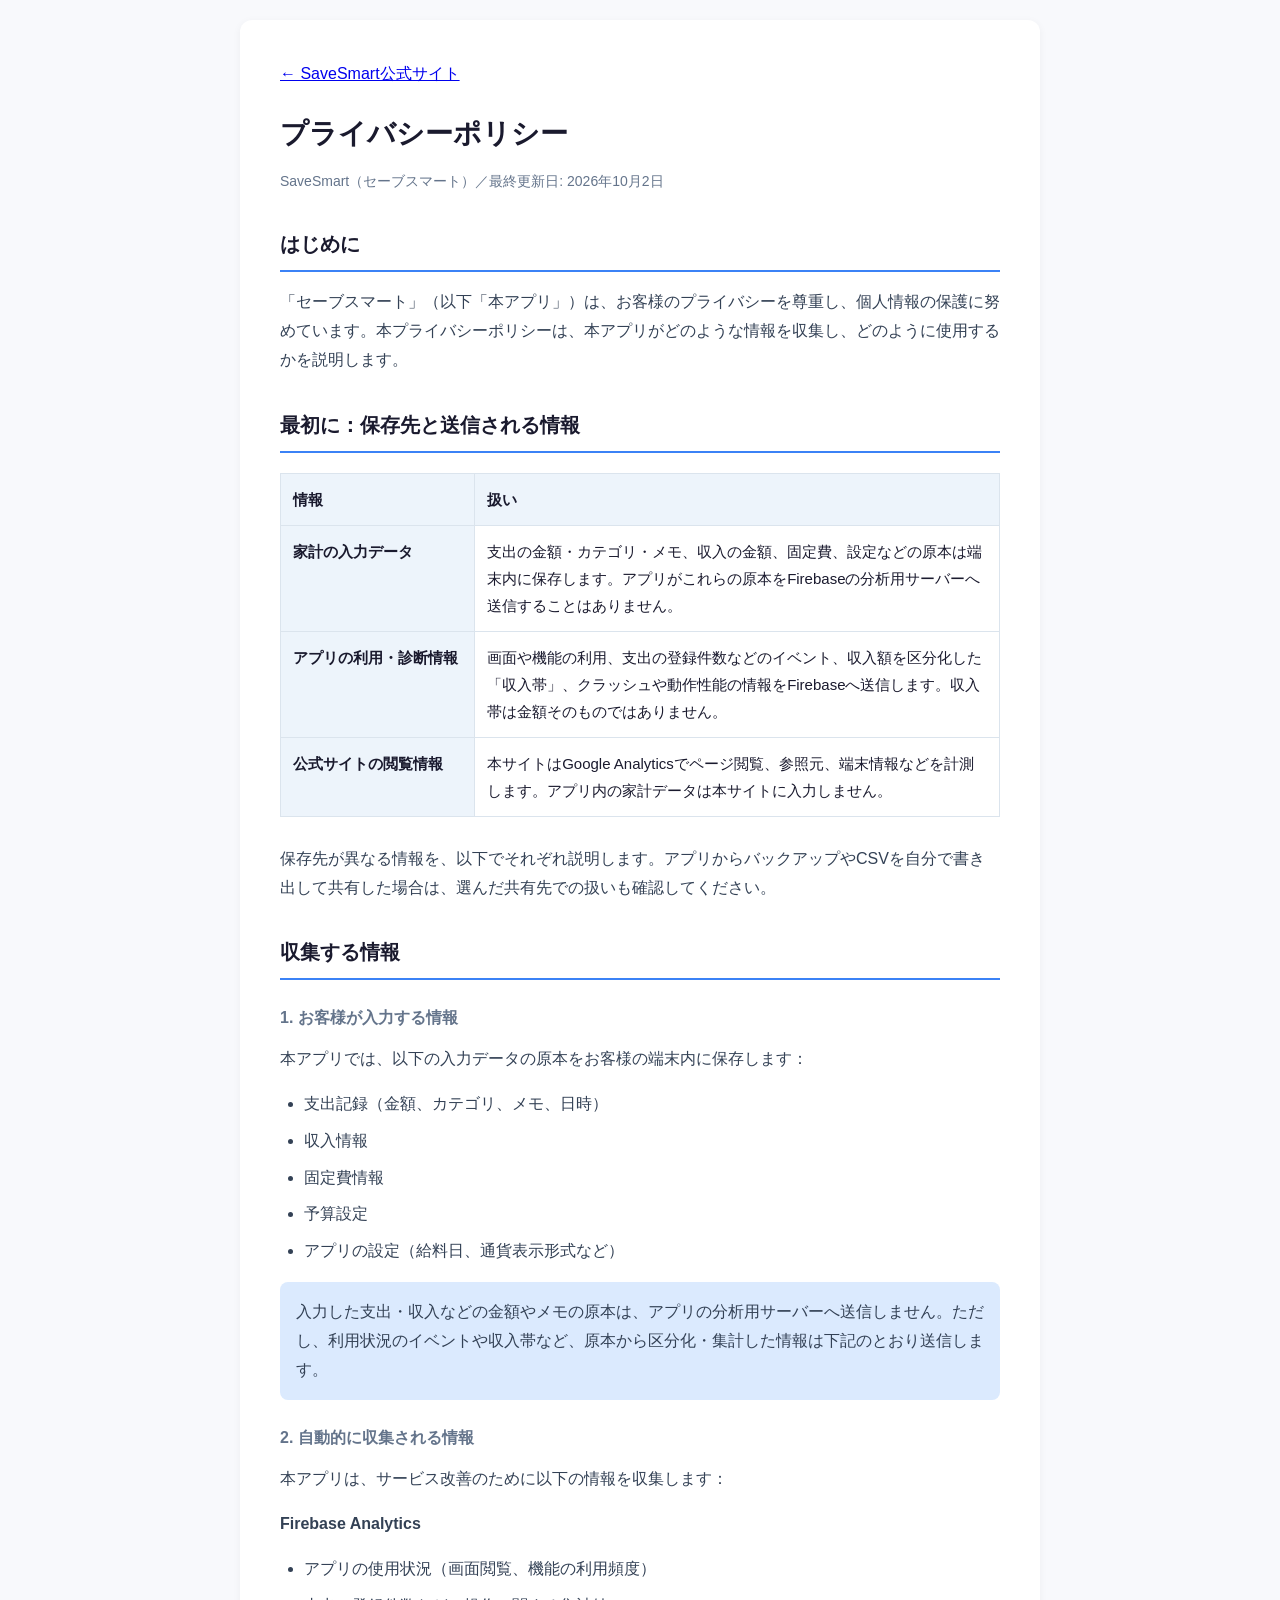
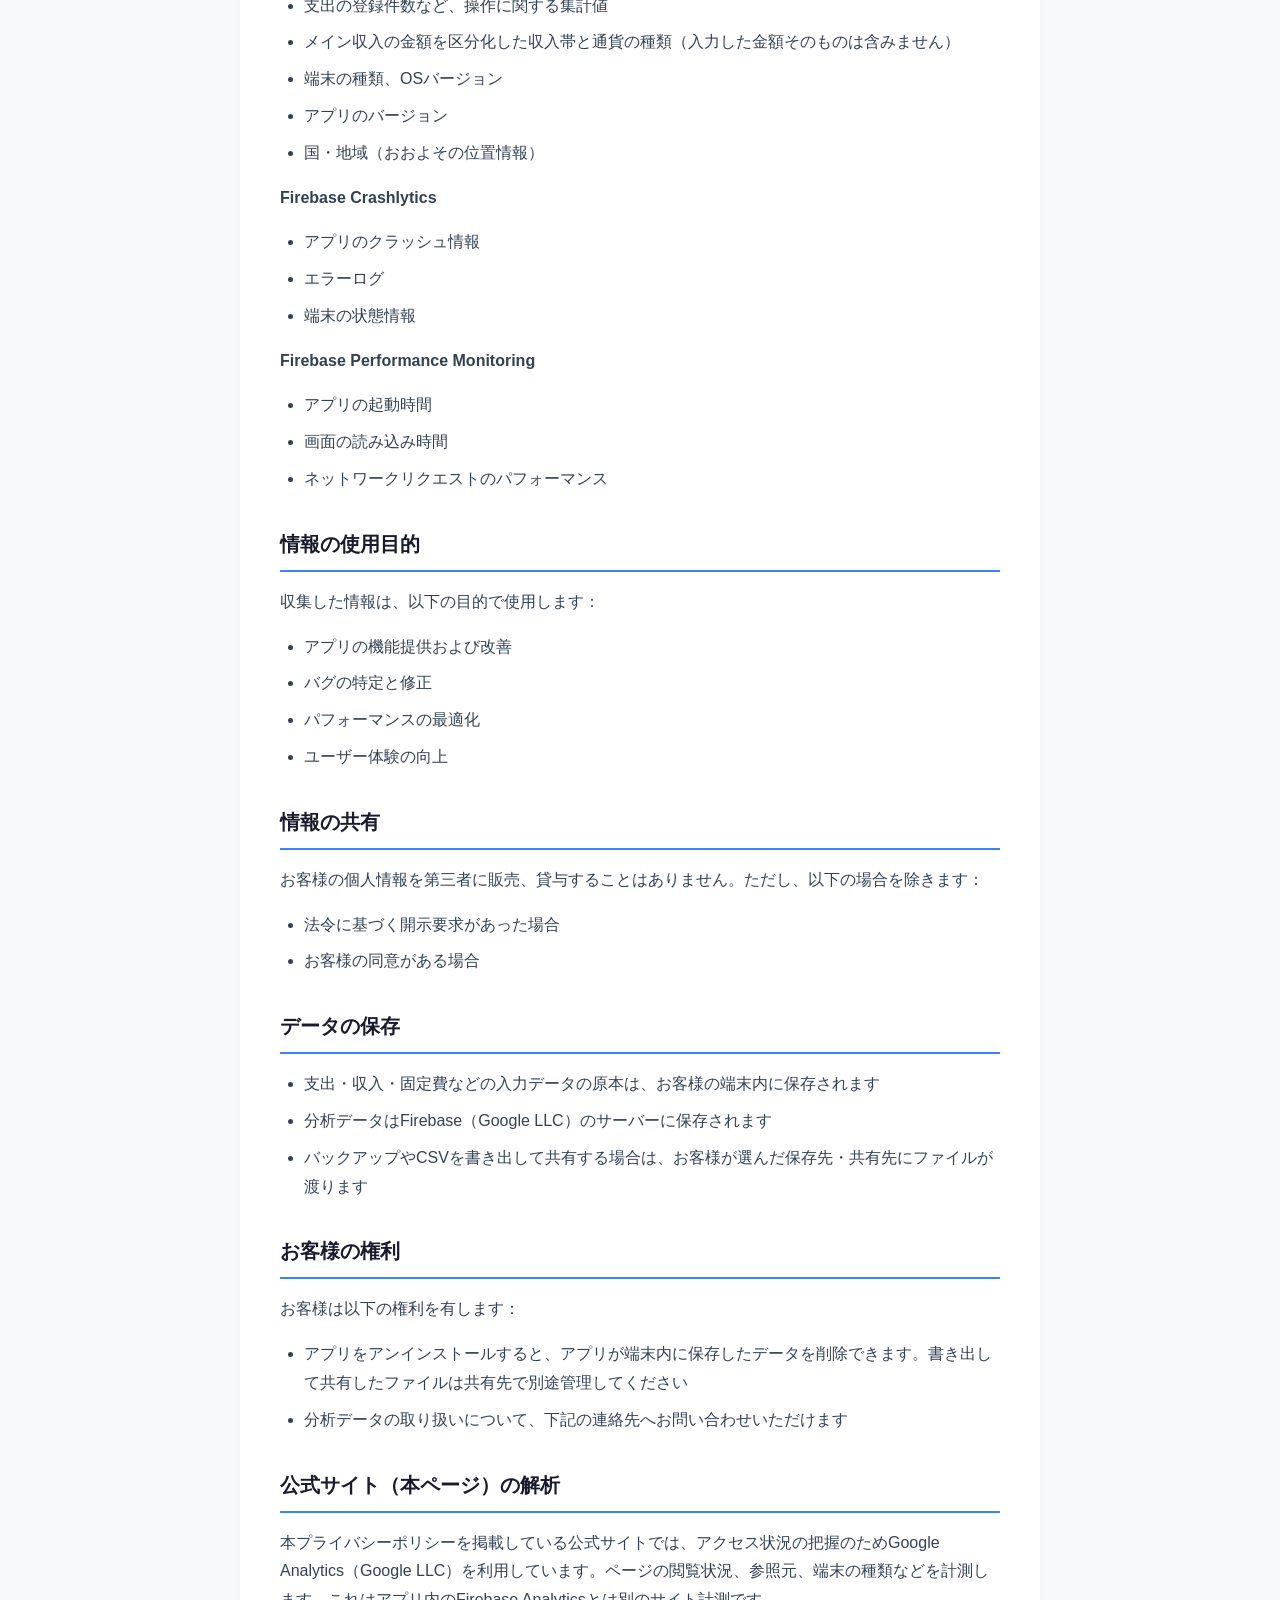
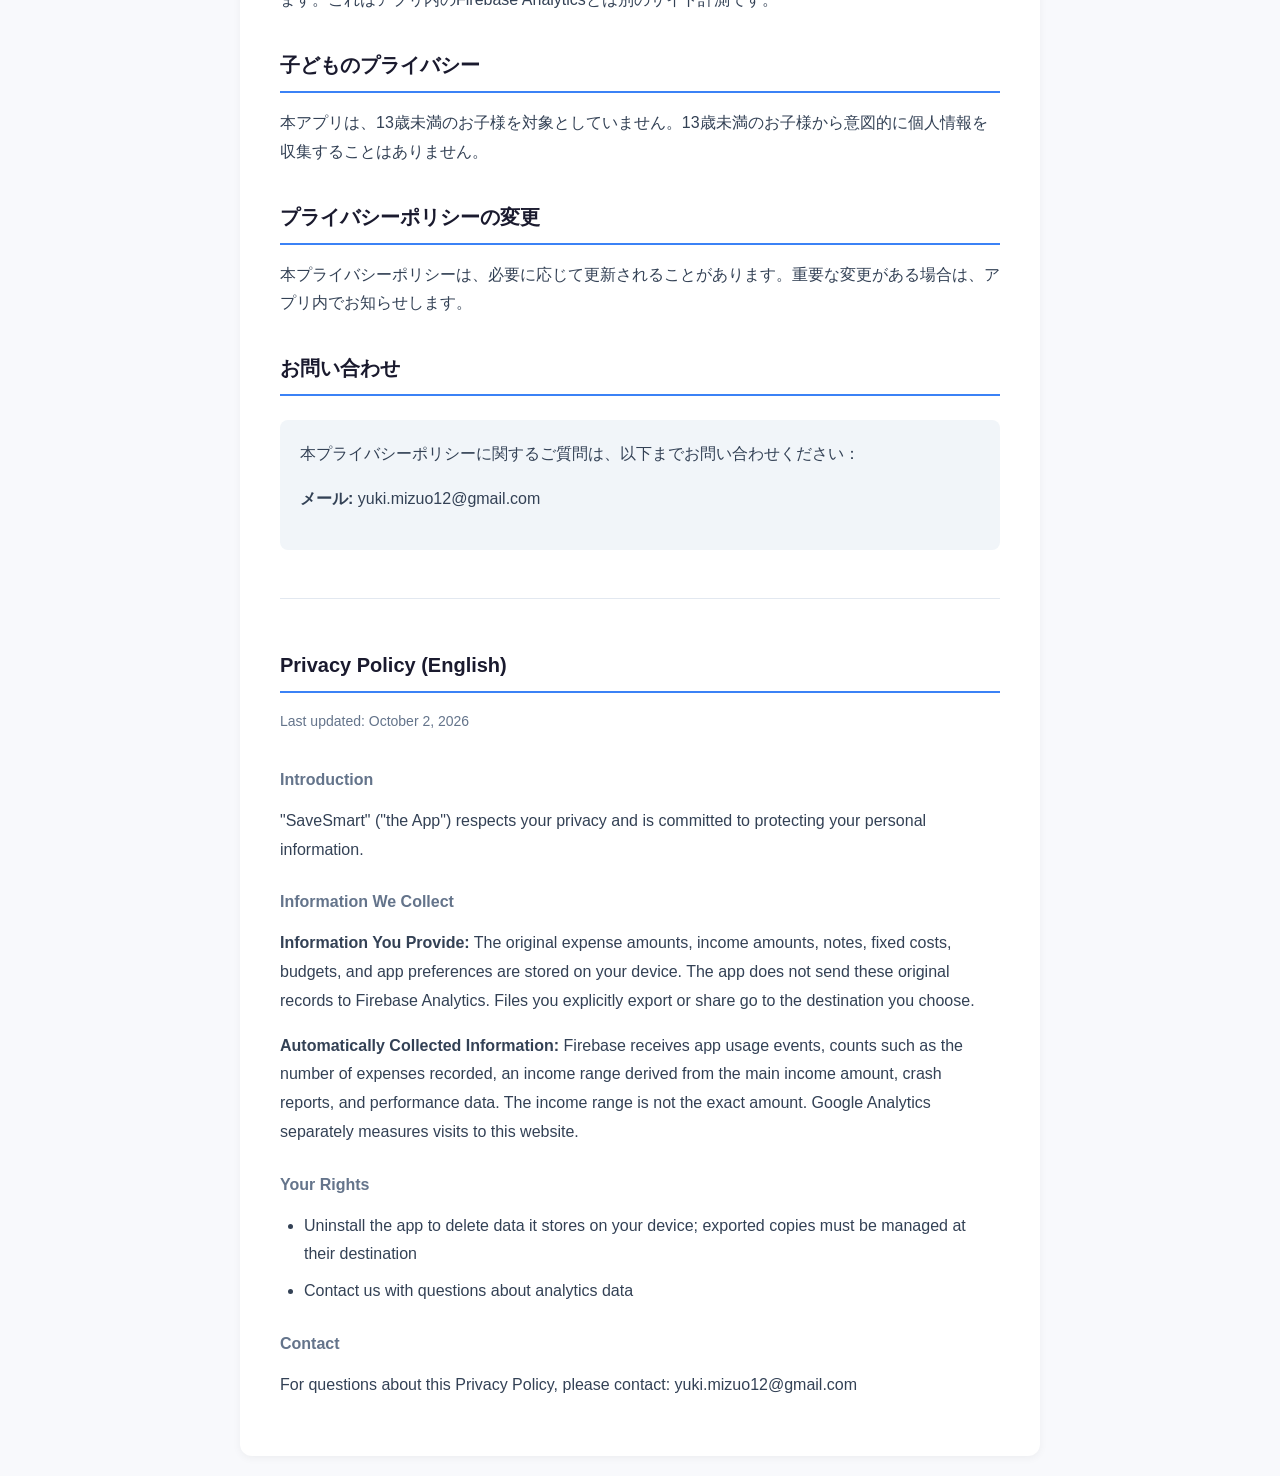
<file: privacy.html>
<!DOCTYPE html>
<html lang="ja">
<head>
    <meta charset="UTF-8">
    <meta name="viewport" content="width=device-width, initial-scale=1.0">
    <title>SaveSmartのプライバシーポリシー｜家計データと分析情報の扱い</title>
    <meta name="description" content="SaveSmartの支出・収入などの家計データは端末内に保存。Firebaseへ送る利用状況・収入帯・診断情報と、公式サイトのアクセス解析を分けて説明します。">
    <link rel="canonical" href="https://savesmartbudget.pages.dev/privacy">
    <style>
        * {
            margin: 0;
            padding: 0;
            box-sizing: border-box;
        }
        body {
            font-family: -apple-system, BlinkMacSystemFont, 'Segoe UI', Roboto, 'Hiragino Sans', sans-serif;
            line-height: 1.8;
            color: #1a1a2e;
            background-color: #f8f9fc;
            padding: 20px;
        }
        .container {
            max-width: 800px;
            margin: 0 auto;
            background: white;
            padding: 40px;
            border-radius: 12px;
            box-shadow: 0 2px 8px rgba(0,0,0,0.05);
        }
        h1 {
            font-size: 28px;
            margin-bottom: 10px;
            color: #1a1a2e;
        }
        h2 {
            font-size: 20px;
            margin-top: 32px;
            margin-bottom: 16px;
            color: #1a1a2e;
            border-bottom: 2px solid #3b82f6;
            padding-bottom: 8px;
        }
        h3 {
            font-size: 16px;
            margin-top: 24px;
            margin-bottom: 12px;
            color: #64748b;
        }
        p {
            margin-bottom: 16px;
            color: #334155;
        }
        ul {
            margin-left: 24px;
            margin-bottom: 16px;
        }
        li {
            margin-bottom: 8px;
            color: #334155;
        }
        .update-date {
            color: #64748b;
            font-size: 14px;
            margin-bottom: 32px;
        }
        .highlight {
            background: #dbeafe;
            padding: 16px;
            border-radius: 8px;
            margin: 16px 0;
        }
        .highlight p {
            margin: 0;
            font-weight: 500;
        }
        .summary-table {
            width: 100%;
            border-collapse: collapse;
            margin: 20px 0 28px;
            font-size: 15px;
        }
        .summary-table th, .summary-table td {
            border: 1px solid #dbe4ed;
            padding: 12px;
            text-align: left;
            vertical-align: top;
        }
        .summary-table th { background: #edf4fb; }
        .summary-table tbody th { width: 27%; }
        .back-link { display: inline-block; margin-bottom: 20px; }
        hr {
            margin: 48px 0;
            border: none;
            border-top: 1px solid #e2e8f0;
        }
        .contact {
            background: #f1f5f9;
            padding: 20px;
            border-radius: 8px;
            margin-top: 24px;
        }
        @media (max-width: 600px) {
            .container {
                padding: 24px;
            }
            h1 {
                font-size: 24px;
            }
        }
    </style>
</head>
<body>
    <div class="container">
        <a class="back-link" href="./">← SaveSmart公式サイト</a>
        <h1>プライバシーポリシー</h1>
        <p class="update-date">SaveSmart（セーブスマート）／最終更新日: 2026年10月2日</p>

        <h2>はじめに</h2>
        <p>「セーブスマート」（以下「本アプリ」）は、お客様のプライバシーを尊重し、個人情報の保護に努めています。本プライバシーポリシーは、本アプリがどのような情報を収集し、どのように使用するかを説明します。</p>

        <h2>最初に：保存先と送信される情報</h2>
        <table class="summary-table">
            <thead><tr><th scope="col">情報</th><th scope="col">扱い</th></tr></thead>
            <tbody>
                <tr><th scope="row">家計の入力データ</th><td>支出の金額・カテゴリ・メモ、収入の金額、固定費、設定などの原本は端末内に保存します。アプリがこれらの原本をFirebaseの分析用サーバーへ送信することはありません。</td></tr>
                <tr><th scope="row">アプリの利用・診断情報</th><td>画面や機能の利用、支出の登録件数などのイベント、収入額を区分化した「収入帯」、クラッシュや動作性能の情報をFirebaseへ送信します。収入帯は金額そのものではありません。</td></tr>
                <tr><th scope="row">公式サイトの閲覧情報</th><td>本サイトはGoogle Analyticsでページ閲覧、参照元、端末情報などを計測します。アプリ内の家計データは本サイトに入力しません。</td></tr>
            </tbody>
        </table>
        <p>保存先が異なる情報を、以下でそれぞれ説明します。アプリからバックアップやCSVを自分で書き出して共有した場合は、選んだ共有先での扱いも確認してください。</p>

        <h2>収集する情報</h2>

        <h3>1. お客様が入力する情報</h3>
        <p>本アプリでは、以下の入力データの原本をお客様の端末内に保存します：</p>
        <ul>
            <li>支出記録（金額、カテゴリ、メモ、日時）</li>
            <li>収入情報</li>
            <li>固定費情報</li>
            <li>予算設定</li>
            <li>アプリの設定（給料日、通貨表示形式など）</li>
        </ul>
        <div class="highlight">
            <p>入力した支出・収入などの金額やメモの原本は、アプリの分析用サーバーへ送信しません。ただし、利用状況のイベントや収入帯など、原本から区分化・集計した情報は下記のとおり送信します。</p>
        </div>

        <h3>2. 自動的に収集される情報</h3>
        <p>本アプリは、サービス改善のために以下の情報を収集します：</p>

        <p><strong>Firebase Analytics</strong></p>
        <ul>
            <li>アプリの使用状況（画面閲覧、機能の利用頻度）</li>
            <li>支出の登録件数など、操作に関する集計値</li>
            <li>メイン収入の金額を区分化した収入帯と通貨の種類（入力した金額そのものは含みません）</li>
            <li>端末の種類、OSバージョン</li>
            <li>アプリのバージョン</li>
            <li>国・地域（おおよその位置情報）</li>
        </ul>

        <p><strong>Firebase Crashlytics</strong></p>
        <ul>
            <li>アプリのクラッシュ情報</li>
            <li>エラーログ</li>
            <li>端末の状態情報</li>
        </ul>

        <p><strong>Firebase Performance Monitoring</strong></p>
        <ul>
            <li>アプリの起動時間</li>
            <li>画面の読み込み時間</li>
            <li>ネットワークリクエストのパフォーマンス</li>
        </ul>

        <h2>情報の使用目的</h2>
        <p>収集した情報は、以下の目的で使用します：</p>
        <ul>
            <li>アプリの機能提供および改善</li>
            <li>バグの特定と修正</li>
            <li>パフォーマンスの最適化</li>
            <li>ユーザー体験の向上</li>
        </ul>

        <h2>情報の共有</h2>
        <p>お客様の個人情報を第三者に販売、貸与することはありません。ただし、以下の場合を除きます：</p>
        <ul>
            <li>法令に基づく開示要求があった場合</li>
            <li>お客様の同意がある場合</li>
        </ul>

        <h2>データの保存</h2>
        <ul>
            <li>支出・収入・固定費などの入力データの原本は、お客様の端末内に保存されます</li>
            <li>分析データはFirebase（Google LLC）のサーバーに保存されます</li>
            <li>バックアップやCSVを書き出して共有する場合は、お客様が選んだ保存先・共有先にファイルが渡ります</li>
        </ul>

        <h2>お客様の権利</h2>
        <p>お客様は以下の権利を有します：</p>
        <ul>
            <li>アプリをアンインストールすると、アプリが端末内に保存したデータを削除できます。書き出して共有したファイルは共有先で別途管理してください</li>
            <li>分析データの取り扱いについて、下記の連絡先へお問い合わせいただけます</li>
        </ul>

        <h2>公式サイト（本ページ）の解析</h2>
        <p>本プライバシーポリシーを掲載している公式サイトでは、アクセス状況の把握のためGoogle Analytics（Google LLC）を利用しています。ページの閲覧状況、参照元、端末の種類などを計測します。これはアプリ内のFirebase Analyticsとは別のサイト計測です。</p>

        <h2>子どものプライバシー</h2>
        <p>本アプリは、13歳未満のお子様を対象としていません。13歳未満のお子様から意図的に個人情報を収集することはありません。</p>

        <h2>プライバシーポリシーの変更</h2>
        <p>本プライバシーポリシーは、必要に応じて更新されることがあります。重要な変更がある場合は、アプリ内でお知らせします。</p>

        <h2>お問い合わせ</h2>
        <div class="contact">
            <p>本プライバシーポリシーに関するご質問は、以下までお問い合わせください：</p>
            <p><strong>メール:</strong> yuki.mizuo12@gmail.com</p>
        </div>

        <hr>

        <h2>Privacy Policy (English)</h2>
        <p class="update-date">Last updated: October 2, 2026</p>

        <h3>Introduction</h3>
        <p>"SaveSmart" ("the App") respects your privacy and is committed to protecting your personal information.</p>

        <h3>Information We Collect</h3>
        <p><strong>Information You Provide:</strong> The original expense amounts, income amounts, notes, fixed costs, budgets, and app preferences are stored on your device. The app does not send these original records to Firebase Analytics. Files you explicitly export or share go to the destination you choose.</p>
        <p><strong>Automatically Collected Information:</strong> Firebase receives app usage events, counts such as the number of expenses recorded, an income range derived from the main income amount, crash reports, and performance data. The income range is not the exact amount. Google Analytics separately measures visits to this website.</p>

        <h3>Your Rights</h3>
        <ul>
            <li>Uninstall the app to delete data it stores on your device; exported copies must be managed at their destination</li>
            <li>Contact us with questions about analytics data</li>
        </ul>

        <h3>Contact</h3>
        <p>For questions about this Privacy Policy, please contact: yuki.mizuo12@gmail.com</p>
    </div>
</body>
</html>
</file>
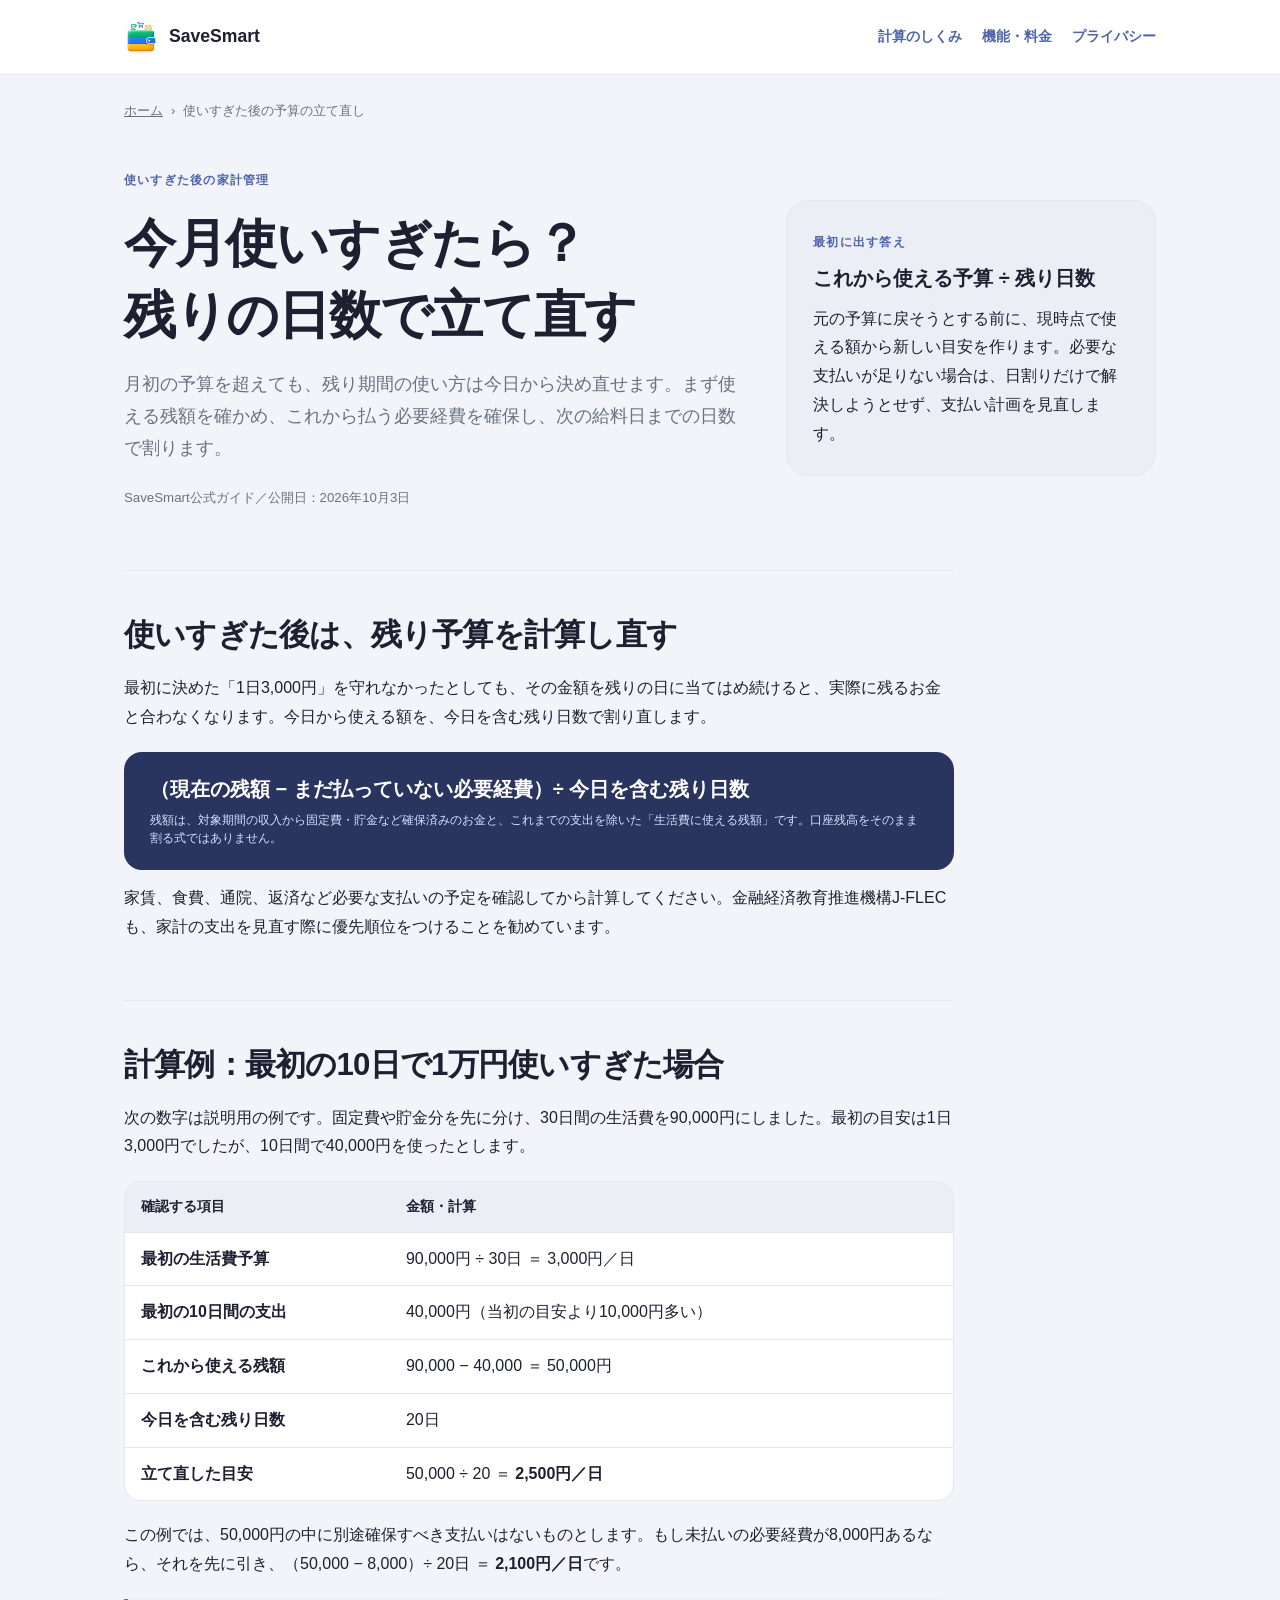
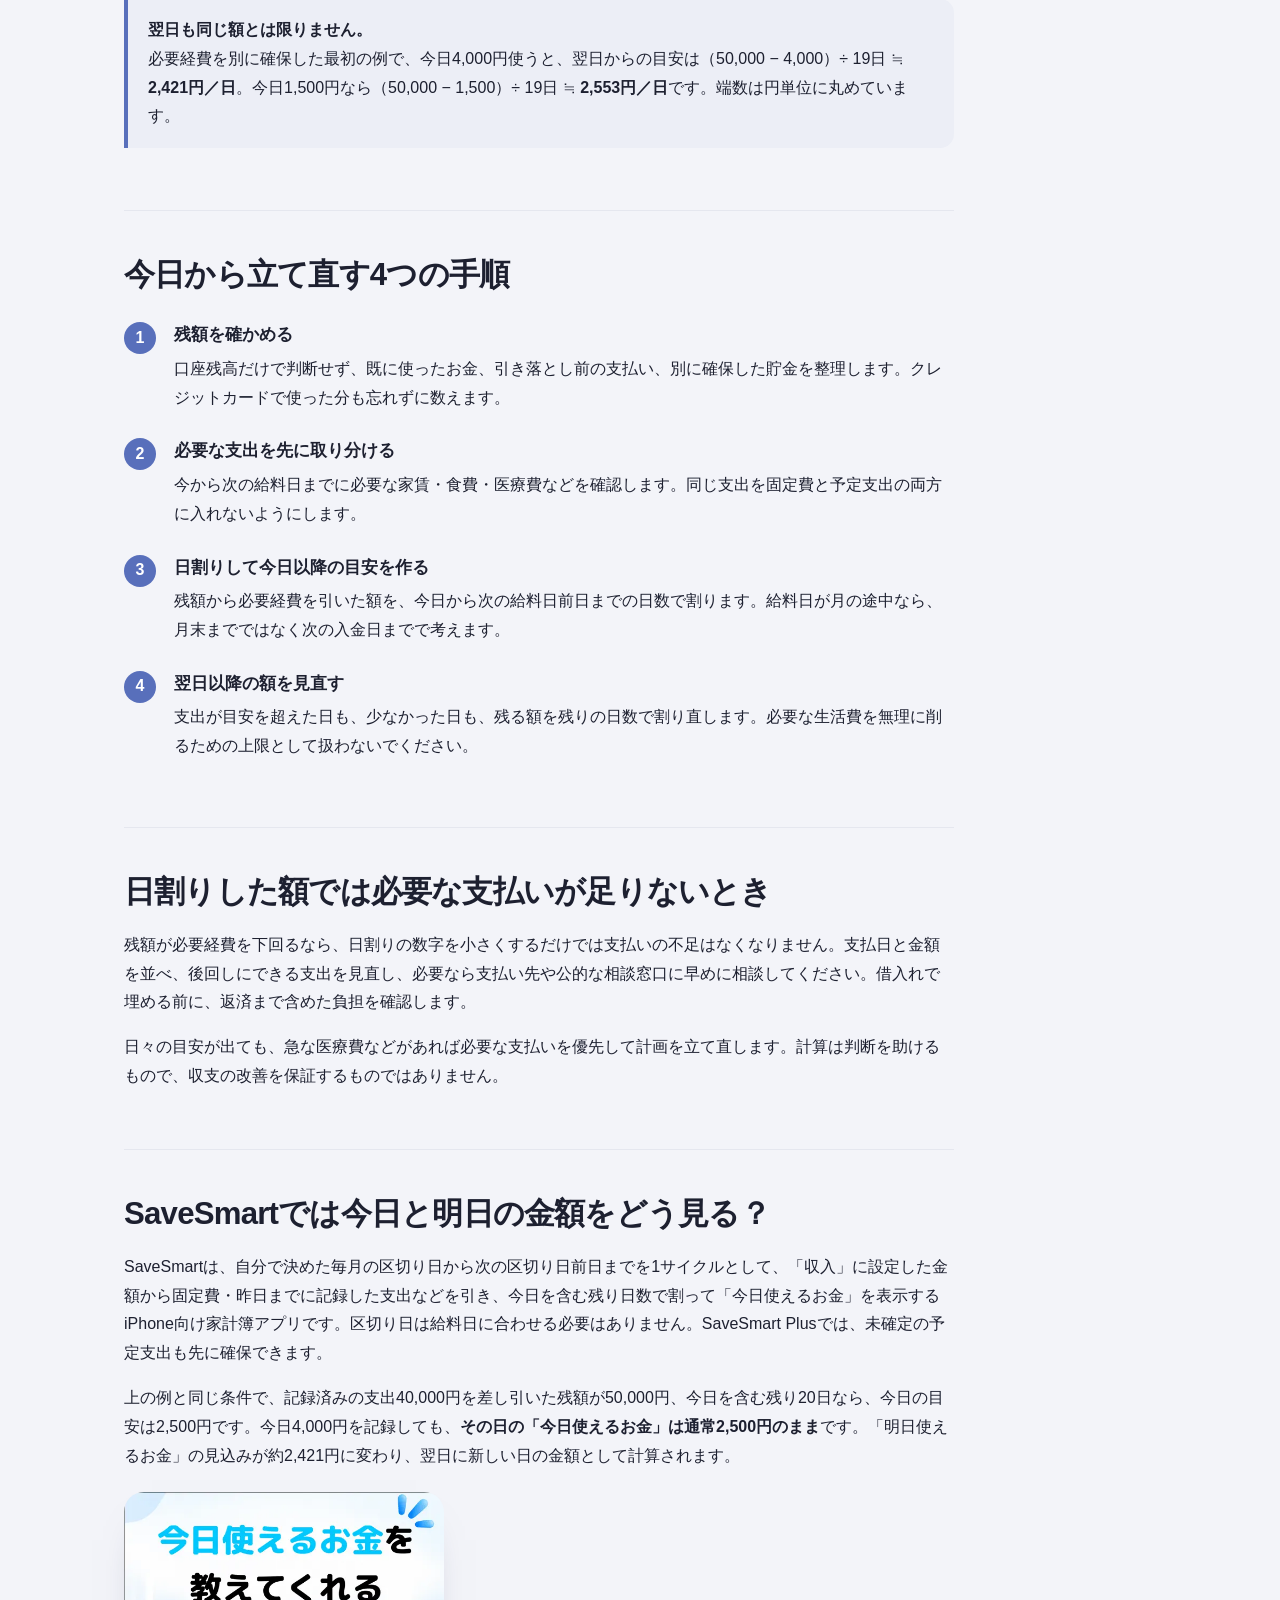
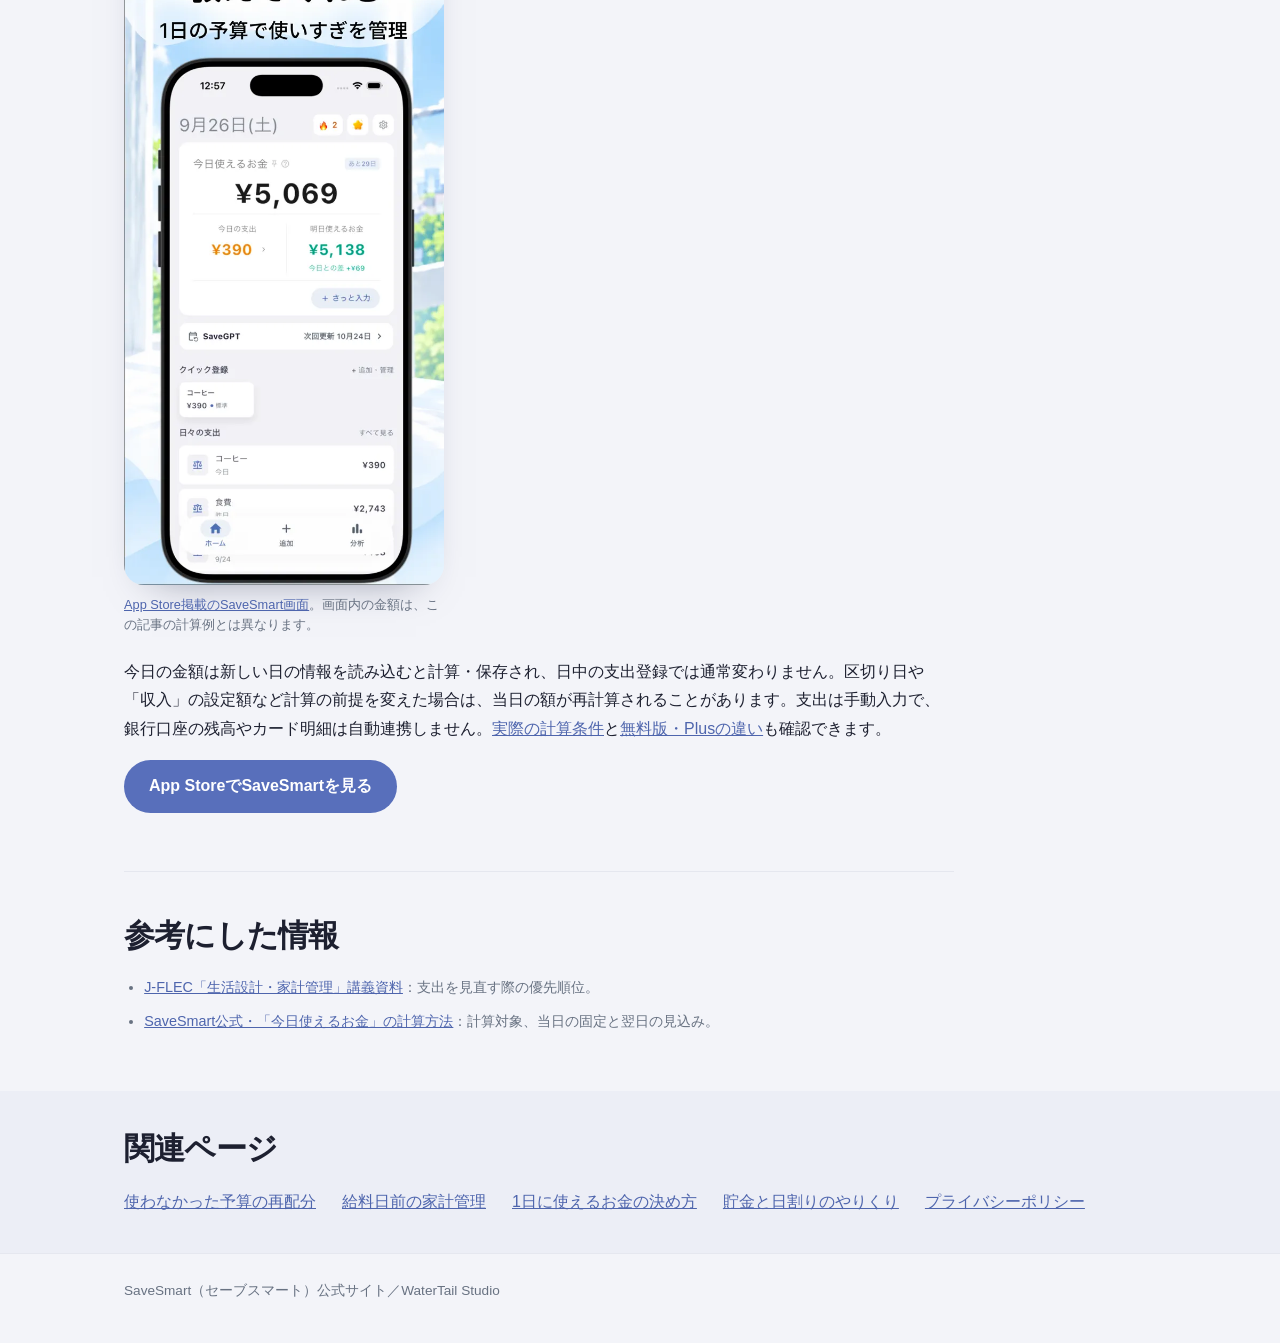
<file: rebuild-budget-after-overspending.html>
<!DOCTYPE html>
<html lang="ja">
<head>
  <meta charset="utf-8">
  <meta name="viewport" content="width=device-width, initial-scale=1">
  <title>今月使いすぎたら？残り日数で予算を立て直す方法｜SaveSmart</title>
  <meta name="description" content="月の途中で予算を使いすぎても、残りのお金から未払いの必要経費を除き、次の給料日までの日数で割れば今日以降の目安を作れます。9万円の予算を10日で4万円使った例と、SaveSmartでの確認方法を紹介。">
  <link rel="canonical" href="https://savesmartbudget.pages.dev/rebuild-budget-after-overspending">
  <link rel="icon" href="assets/app-icon.png" type="image/png">
  <link rel="stylesheet" href="assets/evidence-pages.css">
  <meta property="og:type" content="article">
  <meta property="og:title" content="今月使いすぎたら？残り日数で予算を立て直す方法">
  <meta property="og:description" content="残り予算と日数から、今日以降のやりくりを計算し直す具体例。">
  <meta property="og:url" content="https://savesmartbudget.pages.dev/rebuild-budget-after-overspending">
  <meta property="og:image" content="https://savesmartbudget.pages.dev/assets/og-image.png">
  <meta name="twitter:card" content="summary_large_image">
  <script async src="https://www.googletagmanager.com/gtag/js?id=G-CNY3Y6PFBK"></script>
  <script>
    window.dataLayer = window.dataLayer || [];
    function gtag(){dataLayer.push(arguments);}
    gtag('js', new Date());
    gtag('config', 'G-CNY3Y6PFBK');
  </script>
  <script type="application/ld+json">
  {
    "@context": "https://schema.org",
    "@type": "Article",
    "headline": "今月使いすぎたら？残り日数で予算を立て直す方法",
    "description": "使いすぎたあとの残り予算を確認し、未払いの必要経費を除いて日割りし直す方法とSaveSmartでの確認方法。",
    "datePublished": "2026-10-03",
    "dateModified": "2026-10-06",
    "author": {"@type": "Organization", "name": "WaterTail Studio"},
    "publisher": {"@type": "Organization", "name": "WaterTail Studio"},
    "mainEntityOfPage": "https://savesmartbudget.pages.dev/rebuild-budget-after-overspending"
  }
  </script>
  <style>
    .article-body { max-width: 830px; }
    .article-body section { padding: 42px 0; }
    .article-body .tablewrap table { min-width: 520px; }
    .article-body .panel { margin: 18px 0; }
    .article-body .formula { line-height: 1.5; }
    .article-body .steps { counter-reset: step; list-style: none; padding: 0; }
    .article-body .steps li { counter-increment: step; position: relative; padding: 0 0 0 50px; margin: 24px 0; }
    .article-body .steps li::before { content: counter(step); position: absolute; left: 0; top: 2px; width: 32px; height: 32px; border-radius: 50%; display: grid; place-items: center; background: #586fbb; color: #fff; font-weight: 800; }
    .article-body .steps strong { display: block; font-size: 1.06rem; }
    .article-body .steps p { margin: 4px 0 0; }
    .example-screen { max-width: 320px; margin: 22px 0; }
    .example-screen img { display: block; width: 100%; height: auto; border-radius: 20px; box-shadow: 0 20px 40px -28px #242b4e8a; }
    .source-list { font-size: .9rem; color: var(--muted); }
  </style>
</head>
<body>
  <header class="site-header"><div class="wrap">
    <a class="brand" href="./"><span class="brand-mark" aria-hidden="true">S</span>SaveSmart</a>
    <nav class="top-nav" aria-label="主なページ">
      <a href="./how-savesmart-calculates">計算のしくみ</a>
      <a href="./features-pricing">機能・料金</a>
      <a href="./privacy">プライバシー</a>
    </nav>
  </div></header>
  <main class="wrap">
    <nav class="breadcrumbs" aria-label="パンくず"><a href="./">ホーム</a><span>›</span>使いすぎた後の予算の立て直し</nav>
    <article>
      <div class="hero">
        <div>
          <span class="eyebrow">使いすぎた後の家計管理</span>
          <h1>今月使いすぎたら？<br>残りの日数で立て直す</h1>
          <p class="lead">月初の予算を超えても、残り期間の使い方は今日から決め直せます。まず使える残額を確かめ、これから払う必要経費を確保し、次の給料日までの日数で割ります。</p>
          <p class="meta">SaveSmart公式ガイド／公開日：2026年10月3日</p>
        </div>
        <div class="fact-card">
          <span class="eyebrow">最初に出す答え</span>
          <strong>これから使える予算 ÷ 残り日数</strong>
          <p>元の予算に戻そうとする前に、現時点で使える額から新しい目安を作ります。必要な支払いが足りない場合は、日割りだけで解決しようとせず、支払い計画を見直します。</p>
        </div>
      </div>

      <div class="article-body">
        <section aria-labelledby="answer">
          <h2 id="answer">使いすぎた後は、残り予算を計算し直す</h2>
          <p>最初に決めた「1日3,000円」を守れなかったとしても、その金額を残りの日に当てはめ続けると、実際に残るお金と合わなくなります。今日から使える額を、今日を含む残り日数で割り直します。</p>
          <div class="formula">（現在の残額 − まだ払っていない必要経費）÷ 今日を含む残り日数
            <small>残額は、対象期間の収入から固定費・貯金など確保済みのお金と、これまでの支出を除いた「生活費に使える残額」です。口座残高をそのまま割る式ではありません。</small>
          </div>
          <p>家賃、食費、通院、返済など必要な支払いの予定を確認してから計算してください。金融経済教育推進機構J-FLECも、家計の支出を見直す際に優先順位をつけることを勧めています。</p>
        </section>

        <section aria-labelledby="example">
          <h2 id="example">計算例：最初の10日で1万円使いすぎた場合</h2>
          <p>次の数字は説明用の例です。固定費や貯金分を先に分け、30日間の生活費を90,000円にしました。最初の目安は1日3,000円でしたが、10日間で40,000円を使ったとします。</p>
          <div class="tablewrap"><table>
            <thead><tr><th scope="col">確認する項目</th><th scope="col">金額・計算</th></tr></thead>
            <tbody>
              <tr><th scope="row">最初の生活費予算</th><td>90,000円 ÷ 30日 ＝ 3,000円／日</td></tr>
              <tr><th scope="row">最初の10日間の支出</th><td>40,000円（当初の目安より10,000円多い）</td></tr>
              <tr><th scope="row">これから使える残額</th><td>90,000 − 40,000 ＝ 50,000円</td></tr>
              <tr><th scope="row">今日を含む残り日数</th><td>20日</td></tr>
              <tr><th scope="row">立て直した目安</th><td>50,000 ÷ 20 ＝ <strong>2,500円／日</strong></td></tr>
            </tbody>
          </table></div>
          <p>この例では、50,000円の中に別途確保すべき支払いはないものとします。もし未払いの必要経費が8,000円あるなら、それを先に引き、（50,000 − 8,000）÷ 20日 ＝ <strong>2,100円／日</strong>です。</p>
          <div class="callout"><p><strong>翌日も同じ額とは限りません。</strong><br>必要経費を別に確保した最初の例で、今日4,000円使うと、翌日からの目安は（50,000 − 4,000）÷ 19日 ≒ <strong>2,421円／日</strong>。今日1,500円なら（50,000 − 1,500）÷ 19日 ≒ <strong>2,553円／日</strong>です。端数は円単位に丸めています。</p></div>
        </section>

        <section aria-labelledby="steps">
          <h2 id="steps">今日から立て直す4つの手順</h2>
          <ol class="steps">
            <li><strong>残額を確かめる</strong><p>口座残高だけで判断せず、既に使ったお金、引き落とし前の支払い、別に確保した貯金を整理します。クレジットカードで使った分も忘れずに数えます。</p></li>
            <li><strong>必要な支出を先に取り分ける</strong><p>今から次の給料日までに必要な家賃・食費・医療費などを確認します。同じ支出を固定費と予定支出の両方に入れないようにします。</p></li>
            <li><strong>日割りして今日以降の目安を作る</strong><p>残額から必要経費を引いた額を、今日から次の給料日前日までの日数で割ります。給料日が月の途中なら、月末までではなく次の入金日までで考えます。</p></li>
            <li><strong>翌日以降の額を見直す</strong><p>支出が目安を超えた日も、少なかった日も、残る額を残りの日数で割り直します。必要な生活費を無理に削るための上限として扱わないでください。</p></li>
          </ol>
        </section>

        <section aria-labelledby="shortfall">
          <h2 id="shortfall">日割りした額では必要な支払いが足りないとき</h2>
          <p>残額が必要経費を下回るなら、日割りの数字を小さくするだけでは支払いの不足はなくなりません。支払日と金額を並べ、後回しにできる支出を見直し、必要なら支払い先や公的な相談窓口に早めに相談してください。借入れで埋める前に、返済まで含めた負担を確認します。</p>
          <p>日々の目安が出ても、急な医療費などがあれば必要な支払いを優先して計画を立て直します。計算は判断を助けるもので、収支の改善を保証するものではありません。</p>
        </section>

        <section aria-labelledby="app">
          <h2 id="app">SaveSmartでは今日と明日の金額をどう見る？</h2>
          <p>SaveSmartは、自分で決めた毎月の区切り日から次の区切り日前日までを1サイクルとして、「収入」に設定した金額から固定費・昨日までに記録した支出などを引き、今日を含む残り日数で割って「今日使えるお金」を表示するiPhone向け家計簿アプリです。区切り日は給料日に合わせる必要はありません。SaveSmart Plusでは、未確定の予定支出も先に確保できます。</p>
          <p>上の例と同じ条件で、記録済みの支出40,000円を差し引いた残額が50,000円、今日を含む残り20日なら、今日の目安は2,500円です。今日4,000円を記録しても、<strong>その日の「今日使えるお金」は通常2,500円のまま</strong>です。「明日使えるお金」の見込みが約2,421円に変わり、翌日に新しい日の金額として計算されます。</p>
          <figure class="example-screen">
            <img src="assets/savesmart-home-appstore.webp" width="600" height="1298" alt="SaveSmartのホーム画面。今日使えるお金、今日の支出、明日使えるお金が表示されている" loading="lazy">
            <figcaption><a href="https://apps.apple.com/jp/app/id6759412545">App Store掲載のSaveSmart画面</a>。画面内の金額は、この記事の計算例とは異なります。</figcaption>
          </figure>
          <p>今日の金額は新しい日の情報を読み込むと計算・保存され、日中の支出登録では通常変わりません。区切り日や「収入」の設定額など計算の前提を変えた場合は、当日の額が再計算されることがあります。支出は手動入力で、銀行口座の残高やカード明細は自動連携しません。<a href="./how-savesmart-calculates">実際の計算条件</a>と<a href="./features-pricing">無料版・Plusの違い</a>も確認できます。</p>
          <p><a class="cta" href="https://apps.apple.com/jp/app/id6759412545?ct=site-overspending-guide">App StoreでSaveSmartを見る</a></p>
        </section>

        <section aria-labelledby="sources">
          <h2 id="sources">参考にした情報</h2>
          <ul class="source-list">
            <li><a href="https://www.j-flec.go.jp/wpimages/uploads/60min_model_2-1.pdf">J-FLEC「生活設計・家計管理」講義資料</a>：支出を見直す際の優先順位。</li>
            <li><a href="./how-savesmart-calculates">SaveSmart公式・「今日使えるお金」の計算方法</a>：計算対象、当日の固定と翌日の見込み。</li>
          </ul>
        </section>
      </div>
    </article>
  </main>
  <aside class="related"><div class="wrap">
    <h2>関連ページ</h2>
    <div class="related-links">
      <a href="./roll-over-daily-budget">使わなかった予算の再配分</a>
      <a href="./payday-budget">給料日前の家計管理</a>
      <a href="./daily-budget">1日に使えるお金の決め方</a>
      <a href="./save-money-daily-budget">貯金と日割りのやりくり</a>
      <a href="./privacy">プライバシーポリシー</a>
    </div>
  </div></aside>
  <footer class="site-footer"><div class="wrap">SaveSmart（セーブスマート）公式サイト／WaterTail Studio</div></footer>
</body>
</html>
</file>
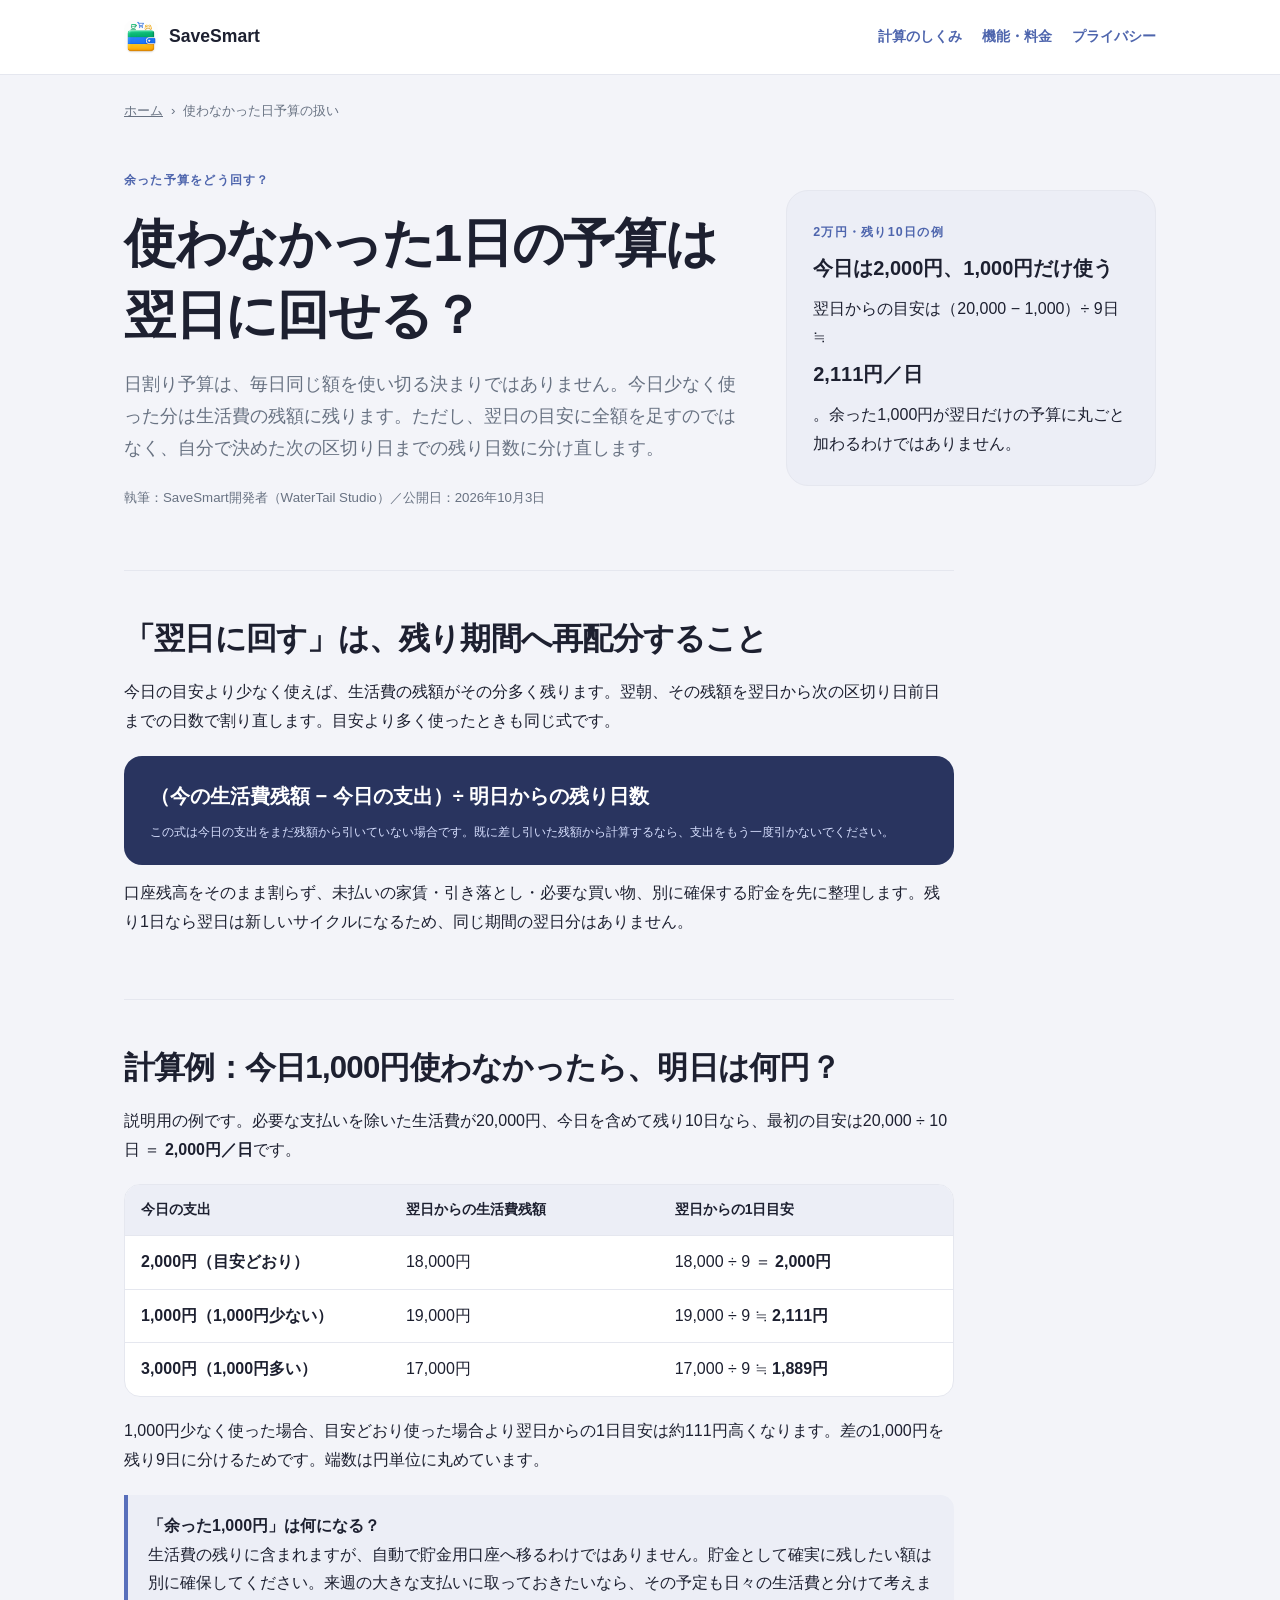
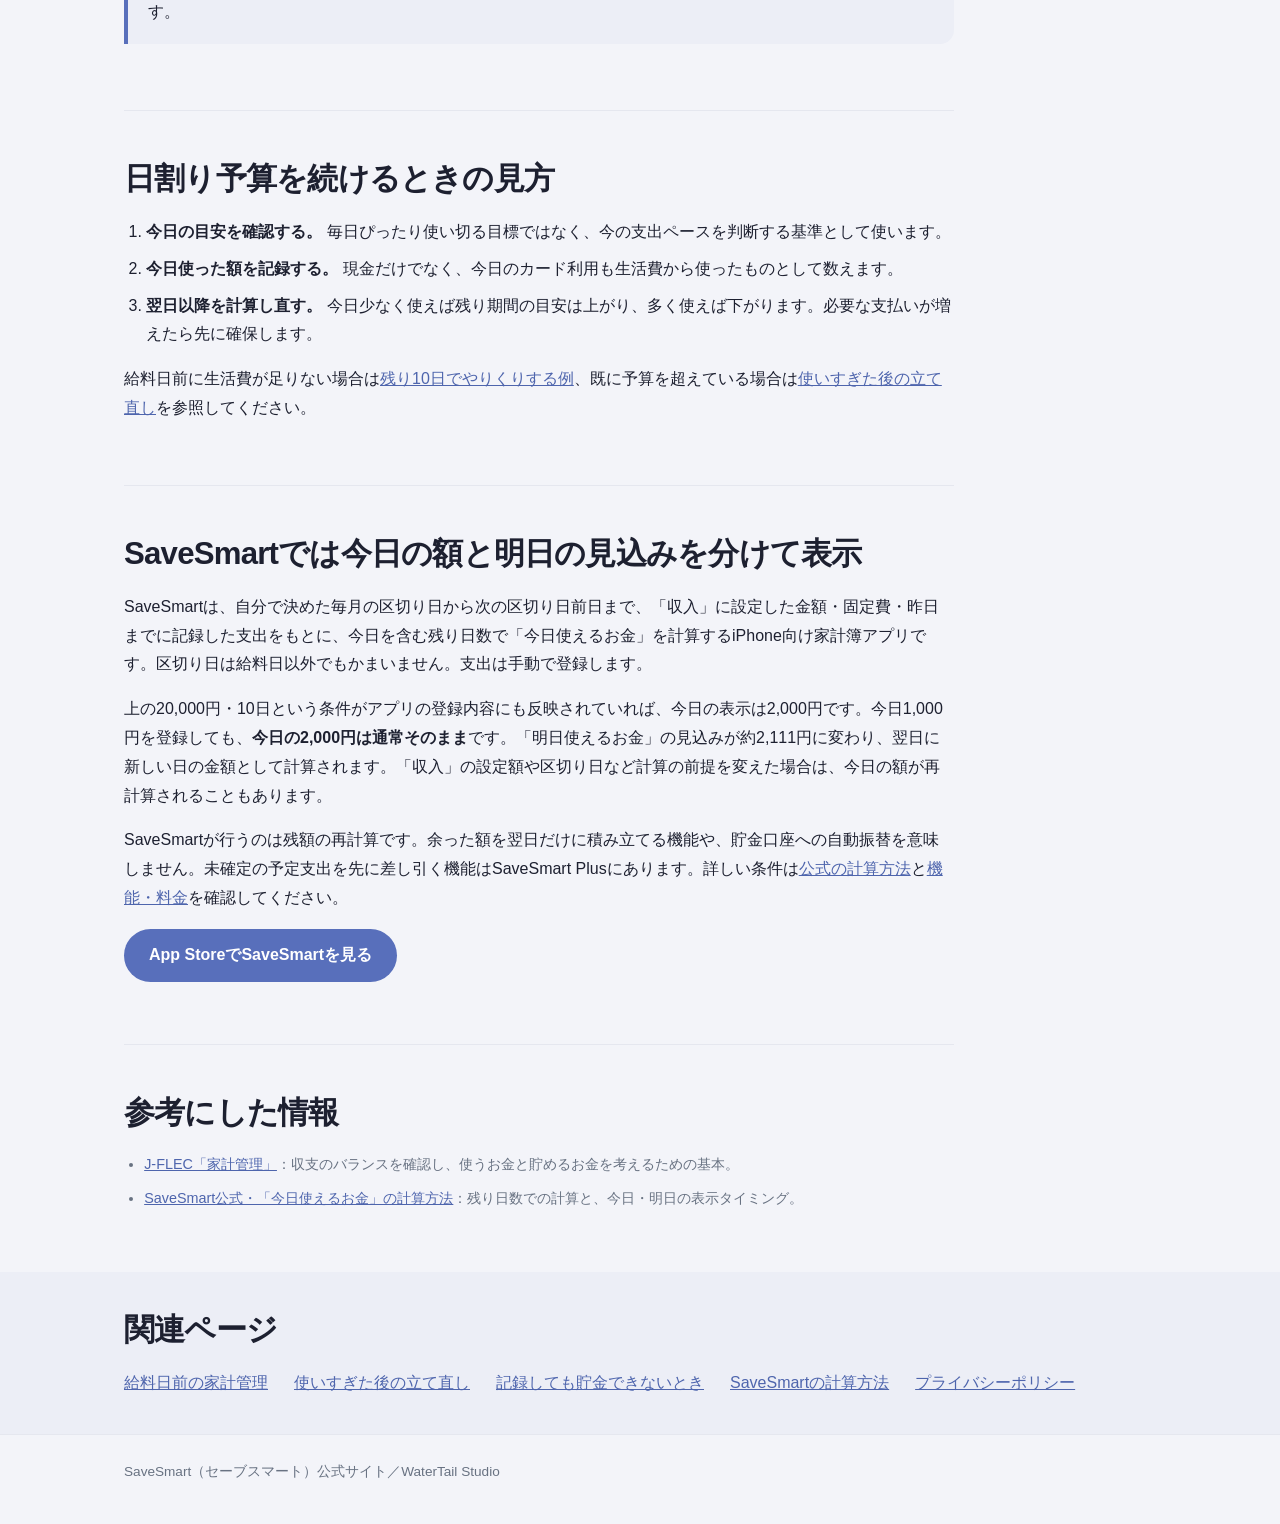
<file: roll-over-daily-budget.html>
<!DOCTYPE html>
<html lang="ja">
<head>
  <meta charset="utf-8">
  <meta name="viewport" content="width=device-width, initial-scale=1">
  <title>使わなかった1日の予算は翌日に回せる？日割り予算の再計算｜SaveSmart</title>
  <meta name="description" content="今日の予算2,000円のうち1,000円しか使わなかったら、明日は3,000円？残り予算を残り日数へ再配分する計算を、2万円・10日間の例とSaveSmartの表示で説明します。">
  <link rel="canonical" href="https://savesmartbudget.pages.dev/roll-over-daily-budget">
  <link rel="icon" href="assets/app-icon.png" type="image/png">
  <link rel="stylesheet" href="assets/evidence-pages.css">
  <meta property="og:type" content="article">
  <meta property="og:title" content="使わなかった1日の予算は翌日に回せる？日割り予算の再計算">
  <meta property="og:description" content="今日使わなかった分を、翌日だけでなく残り期間へ配分する計算例。">
  <meta property="og:url" content="https://savesmartbudget.pages.dev/roll-over-daily-budget">
  <meta property="og:image" content="https://savesmartbudget.pages.dev/assets/og-image.png">
  <meta name="twitter:card" content="summary_large_image">
  <script async src="https://www.googletagmanager.com/gtag/js?id=G-CNY3Y6PFBK"></script>
  <script>
    window.dataLayer = window.dataLayer || [];
    function gtag(){dataLayer.push(arguments);}
    gtag('js', new Date());
    gtag('config', 'G-CNY3Y6PFBK');
  </script>
  <script type="application/ld+json">
  {
    "@context": "https://schema.org",
    "@type": "Article",
    "headline": "使わなかった1日の予算は翌日に回せる？日割り予算の再計算",
    "description": "使わなかった予算を翌日だけに足すのではなく、残り期間へ再配分する計算方法。",
    "datePublished": "2026-10-03",
    "dateModified": "2026-10-06",
    "author": {"@type": "Person", "name": "SaveSmart開発者", "url": "https://x.com/SaveSmart_Japan"},
    "publisher": {"@type": "Organization", "name": "WaterTail Studio"},
    "mainEntityOfPage": "https://savesmartbudget.pages.dev/roll-over-daily-budget"
  }
  </script>
  <style>
    .article-body { max-width: 830px; }
    .article-body .tablewrap table { min-width: 520px; }
    .article-body .panel { margin: 18px 0; }
    .source-list { font-size: .9rem; color: var(--muted); }
  </style>
</head>
<body>
  <header class="site-header"><div class="wrap">
    <a class="brand" href="./"><span class="brand-mark" aria-hidden="true">S</span>SaveSmart</a>
    <nav class="top-nav" aria-label="主なページ">
      <a href="./how-savesmart-calculates">計算のしくみ</a>
      <a href="./features-pricing">機能・料金</a>
      <a href="./privacy">プライバシー</a>
    </nav>
  </div></header>
  <main class="wrap">
    <nav class="breadcrumbs" aria-label="パンくず"><a href="./">ホーム</a><span>›</span>使わなかった日予算の扱い</nav>
    <article>
      <div class="hero">
        <div>
          <span class="eyebrow">余った予算をどう回す？</span>
          <h1>使わなかった1日の予算は<br>翌日に回せる？</h1>
          <p class="lead">日割り予算は、毎日同じ額を使い切る決まりではありません。今日少なく使った分は生活費の残額に残ります。ただし、翌日の目安に全額を足すのではなく、自分で決めた次の区切り日までの残り日数に分け直します。</p>
          <p class="meta">執筆：SaveSmart開発者（WaterTail Studio）／公開日：2026年10月3日</p>
        </div>
        <div class="fact-card">
          <span class="eyebrow">2万円・残り10日の例</span>
          <strong>今日は2,000円、1,000円だけ使う</strong>
          <p>翌日からの目安は（20,000 − 1,000）÷ 9日 ≒ <strong>2,111円／日</strong>。余った1,000円が翌日だけの予算に丸ごと加わるわけではありません。</p>
        </div>
      </div>

      <div class="article-body">
        <section aria-labelledby="answer">
          <h2 id="answer">「翌日に回す」は、残り期間へ再配分すること</h2>
          <p>今日の目安より少なく使えば、生活費の残額がその分多く残ります。翌朝、その残額を翌日から次の区切り日前日までの日数で割り直します。目安より多く使ったときも同じ式です。</p>
          <div class="formula">（今の生活費残額 − 今日の支出）÷ 明日からの残り日数
            <small>この式は今日の支出をまだ残額から引いていない場合です。既に差し引いた残額から計算するなら、支出をもう一度引かないでください。</small>
          </div>
          <p>口座残高をそのまま割らず、未払いの家賃・引き落とし・必要な買い物、別に確保する貯金を先に整理します。残り1日なら翌日は新しいサイクルになるため、同じ期間の翌日分はありません。</p>
        </section>

        <section aria-labelledby="example">
          <h2 id="example">計算例：今日1,000円使わなかったら、明日は何円？</h2>
          <p>説明用の例です。必要な支払いを除いた生活費が20,000円、今日を含めて残り10日なら、最初の目安は20,000 ÷ 10日 ＝ <strong>2,000円／日</strong>です。</p>
          <div class="tablewrap"><table>
            <thead><tr><th scope="col">今日の支出</th><th scope="col">翌日からの生活費残額</th><th scope="col">翌日からの1日目安</th></tr></thead>
            <tbody>
              <tr><th scope="row">2,000円（目安どおり）</th><td>18,000円</td><td>18,000 ÷ 9 ＝ <strong>2,000円</strong></td></tr>
              <tr><th scope="row">1,000円（1,000円少ない）</th><td>19,000円</td><td>19,000 ÷ 9 ≒ <strong>2,111円</strong></td></tr>
              <tr><th scope="row">3,000円（1,000円多い）</th><td>17,000円</td><td>17,000 ÷ 9 ≒ <strong>1,889円</strong></td></tr>
            </tbody>
          </table></div>
          <p>1,000円少なく使った場合、目安どおり使った場合より翌日からの1日目安は約111円高くなります。差の1,000円を残り9日に分けるためです。端数は円単位に丸めています。</p>
          <div class="callout"><p><strong>「余った1,000円」は何になる？</strong><br>生活費の残りに含まれますが、自動で貯金用口座へ移るわけではありません。貯金として確実に残したい額は別に確保してください。来週の大きな支払いに取っておきたいなら、その予定も日々の生活費と分けて考えます。</p></div>
        </section>

        <section aria-labelledby="practice">
          <h2 id="practice">日割り予算を続けるときの見方</h2>
          <ol>
            <li><strong>今日の目安を確認する。</strong> 毎日ぴったり使い切る目標ではなく、今の支出ペースを判断する基準として使います。</li>
            <li><strong>今日使った額を記録する。</strong> 現金だけでなく、今日のカード利用も生活費から使ったものとして数えます。</li>
            <li><strong>翌日以降を計算し直す。</strong> 今日少なく使えば残り期間の目安は上がり、多く使えば下がります。必要な支払いが増えたら先に確保します。</li>
          </ol>
          <p>給料日前に生活費が足りない場合は<a href="./payday-budget">残り10日でやりくりする例</a>、既に予算を超えている場合は<a href="./rebuild-budget-after-overspending">使いすぎた後の立て直し</a>を参照してください。</p>
        </section>

        <section aria-labelledby="app">
          <h2 id="app">SaveSmartでは今日の額と明日の見込みを分けて表示</h2>
          <p>SaveSmartは、自分で決めた毎月の区切り日から次の区切り日前日まで、「収入」に設定した金額・固定費・昨日までに記録した支出をもとに、今日を含む残り日数で「今日使えるお金」を計算するiPhone向け家計簿アプリです。区切り日は給料日以外でもかまいません。支出は手動で登録します。</p>
          <p>上の20,000円・10日という条件がアプリの登録内容にも反映されていれば、今日の表示は2,000円です。今日1,000円を登録しても、<strong>今日の2,000円は通常そのまま</strong>です。「明日使えるお金」の見込みが約2,111円に変わり、翌日に新しい日の金額として計算されます。「収入」の設定額や区切り日など計算の前提を変えた場合は、今日の額が再計算されることもあります。</p>
          <p>SaveSmartが行うのは残額の再計算です。余った額を翌日だけに積み立てる機能や、貯金口座への自動振替を意味しません。未確定の予定支出を先に差し引く機能はSaveSmart Plusにあります。詳しい条件は<a href="./how-savesmart-calculates">公式の計算方法</a>と<a href="./features-pricing">機能・料金</a>を確認してください。</p>
          <p><a class="cta" href="https://apps.apple.com/jp/app/id6759412545?ct=site-daily-rollover-guide">App StoreでSaveSmartを見る</a></p>
        </section>

        <section aria-labelledby="sources">
          <h2 id="sources">参考にした情報</h2>
          <ul class="source-list">
            <li><a href="https://www.j-flec.go.jp/public/learn/glossary/k_kakei_kanri/">J-FLEC「家計管理」</a>：収支のバランスを確認し、使うお金と貯めるお金を考えるための基本。</li>
            <li><a href="./how-savesmart-calculates">SaveSmart公式・「今日使えるお金」の計算方法</a>：残り日数での計算と、今日・明日の表示タイミング。</li>
          </ul>
        </section>
      </div>
    </article>
  </main>
  <aside class="related"><div class="wrap">
    <h2>関連ページ</h2>
    <div class="related-links">
      <a href="./payday-budget">給料日前の家計管理</a>
      <a href="./rebuild-budget-after-overspending">使いすぎた後の立て直し</a>
      <a href="./why-budgeting-does-not-build-savings">記録しても貯金できないとき</a>
      <a href="./how-savesmart-calculates">SaveSmartの計算方法</a>
      <a href="./privacy">プライバシーポリシー</a>
    </div>
  </div></aside>
  <footer class="site-footer"><div class="wrap">SaveSmart（セーブスマート）公式サイト／WaterTail Studio</div></footer>
</body>
</html>
</file>
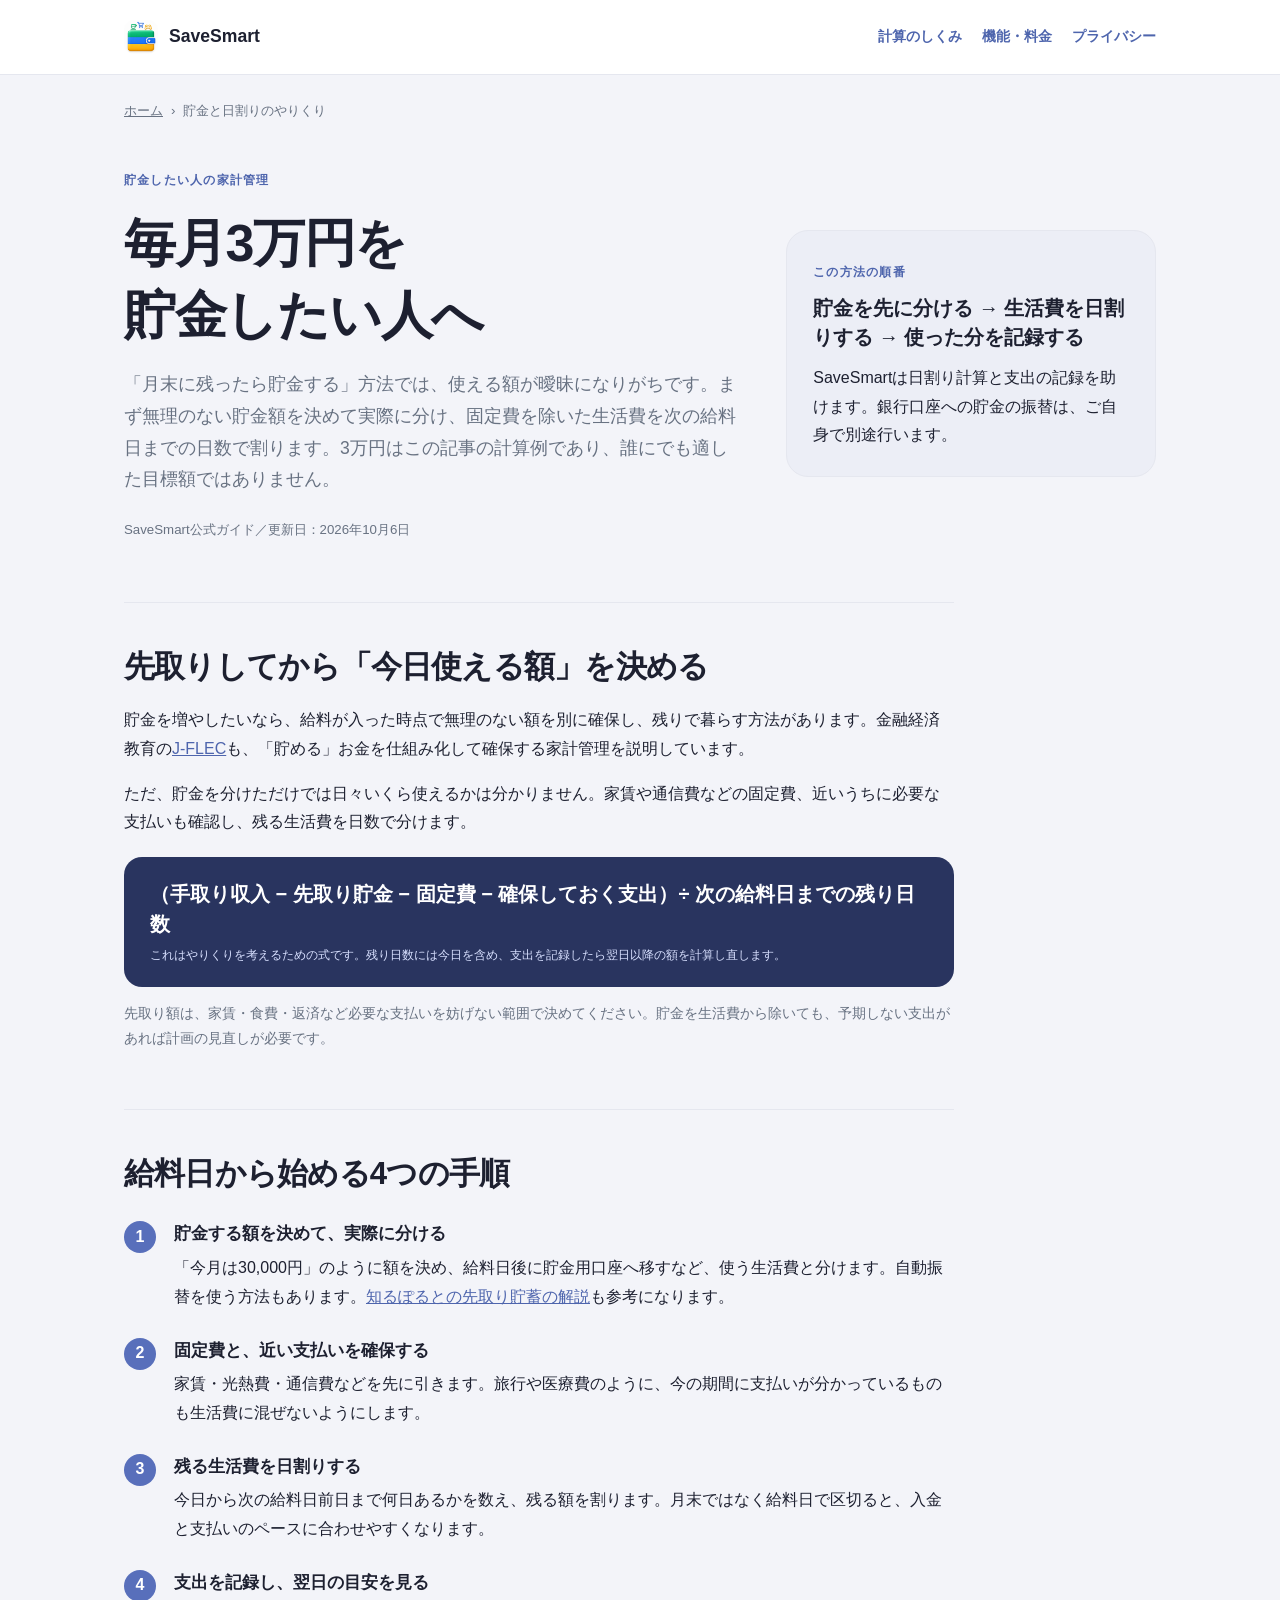
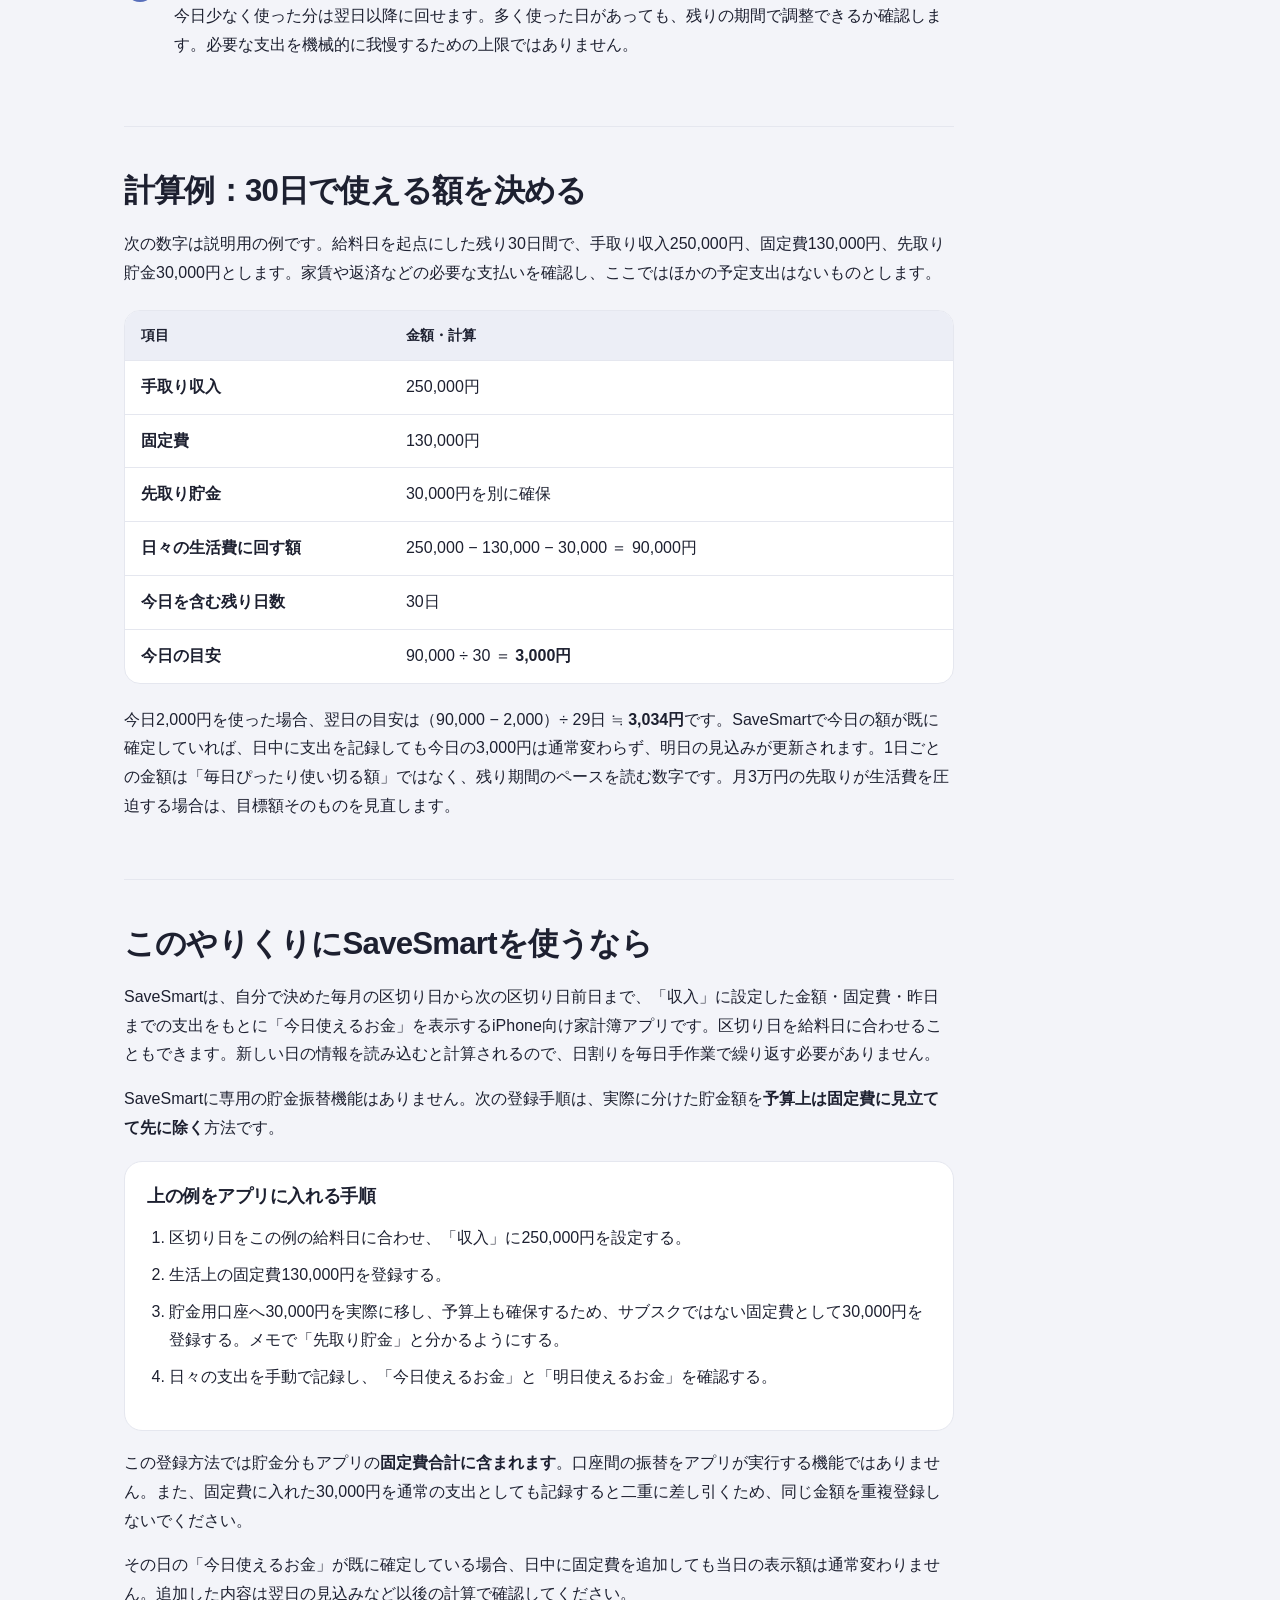
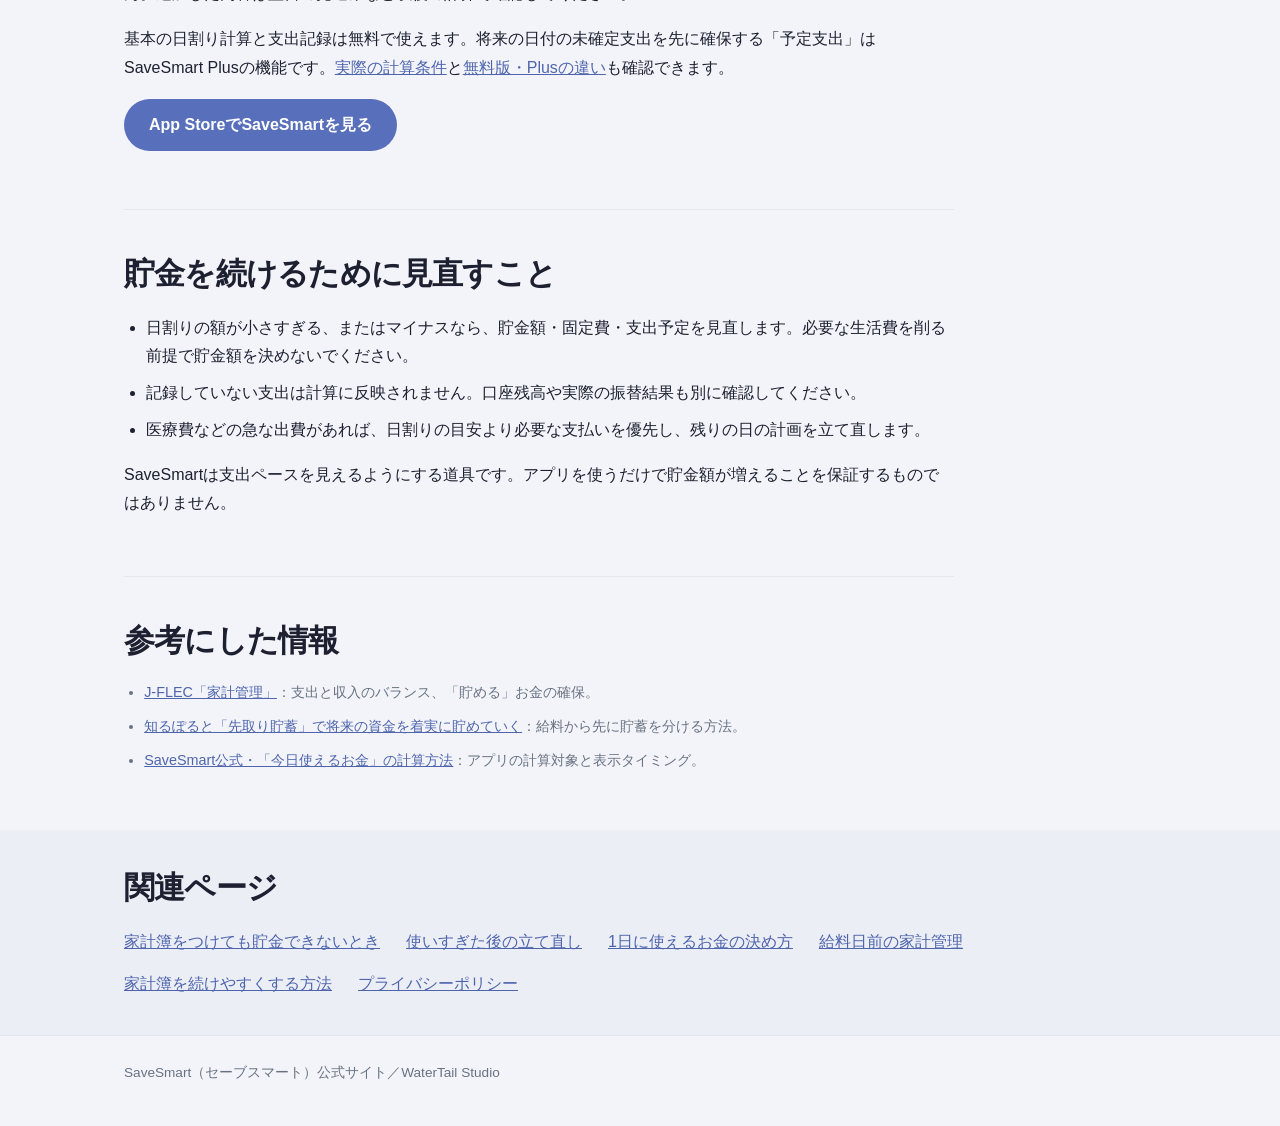
<file: save-money-daily-budget.html>
<!DOCTYPE html>
<html lang="ja">
<head>
  <meta charset="utf-8">
  <meta name="viewport" content="width=device-width, initial-scale=1">
  <title>毎月3万円を貯金したい人へ｜先取り貯蓄と日割りのやりくり術</title>
  <meta name="description" content="毎月3万円を先に貯金したい人向けに、収入から固定費と貯金分を除いて生活費を日割りする方法を説明。手取り25万円の計算例、SaveSmartでの登録手順と注意点を紹介します。">
  <link rel="canonical" href="https://savesmartbudget.pages.dev/save-money-daily-budget">
  <link rel="icon" href="assets/app-icon.png" type="image/png">
  <link rel="stylesheet" href="assets/evidence-pages.css">
  <meta property="og:type" content="article">
  <meta property="og:title" content="毎月3万円を貯金したい人へ｜先取り貯蓄と日割りのやりくり術">
  <meta property="og:description" content="貯金分を先に確保し、残った生活費を日割りする。具体的な計算例とSaveSmartの使い方。">
  <meta property="og:url" content="https://savesmartbudget.pages.dev/save-money-daily-budget">
  <meta property="og:image" content="https://savesmartbudget.pages.dev/assets/og-image.png">
  <meta name="twitter:card" content="summary_large_image">
  <script async src="https://www.googletagmanager.com/gtag/js?id=G-CNY3Y6PFBK"></script>
  <script>
    window.dataLayer = window.dataLayer || [];
    function gtag(){dataLayer.push(arguments);}
    gtag('js', new Date());
    gtag('config', 'G-CNY3Y6PFBK');
  </script>
  <script type="application/ld+json">
  {
    "@context": "https://schema.org",
    "@type": "Article",
    "headline": "毎月3万円を貯金したい人へ｜先取り貯蓄と日割りのやりくり術",
    "description": "貯金分を先に確保し、残った生活費を給料日までの日数で割る方法とSaveSmartでの実践手順。",
    "datePublished": "2026-10-02",
    "dateModified": "2026-10-06",
    "author": {"@type": "Organization", "name": "WaterTail Studio"},
    "publisher": {"@type": "Organization", "name": "WaterTail Studio"},
    "mainEntityOfPage": "https://savesmartbudget.pages.dev/save-money-daily-budget"
  }
  </script>
  <style>
    .article-body { max-width: 830px; }
    .article-body section { padding: 42px 0; }
    .article-body .formula { line-height: 1.5; }
    .article-body .panel { margin: 18px 0; }
    .article-body .tablewrap { margin: 22px 0; }
    .article-body .tablewrap table { min-width: 520px; }
    .article-body .steps { counter-reset: step; list-style: none; padding: 0; }
    .article-body .steps li { counter-increment: step; position: relative; padding: 0 0 0 50px; margin: 24px 0; }
    .article-body .steps li::before { content: counter(step); position: absolute; left: 0; top: 2px; width: 32px; height: 32px; border-radius: 50%; display: grid; place-items: center; background: #586fbb; color: #fff; font-weight: 800; }
    .article-body .steps strong { display: block; font-size: 1.06rem; }
    .article-body .steps p { margin: 4px 0 0; }
    .source-list { font-size: .9rem; color: var(--muted); }
  </style>
</head>
<body>
  <header class="site-header"><div class="wrap">
    <a class="brand" href="./"><span class="brand-mark" aria-hidden="true">S</span>SaveSmart</a>
    <nav class="top-nav" aria-label="主なページ">
      <a href="./how-savesmart-calculates">計算のしくみ</a>
      <a href="./features-pricing">機能・料金</a>
      <a href="./privacy">プライバシー</a>
    </nav>
  </div></header>
  <main class="wrap">
    <nav class="breadcrumbs" aria-label="パンくず"><a href="./">ホーム</a><span>›</span>貯金と日割りのやりくり</nav>
    <article>
      <div class="hero">
        <div>
          <span class="eyebrow">貯金したい人の家計管理</span>
          <h1>毎月3万円を<br>貯金したい人へ</h1>
          <p class="lead">「月末に残ったら貯金する」方法では、使える額が曖昧になりがちです。まず無理のない貯金額を決めて実際に分け、固定費を除いた生活費を次の給料日までの日数で割ります。3万円はこの記事の計算例であり、誰にでも適した目標額ではありません。</p>
          <p class="meta">SaveSmart公式ガイド／更新日：2026年10月6日</p>
        </div>
        <div class="fact-card">
          <span class="eyebrow">この方法の順番</span>
          <strong>貯金を先に分ける → 生活費を日割りする → 使った分を記録する</strong>
          <p>SaveSmartは日割り計算と支出の記録を助けます。銀行口座への貯金の振替は、ご自身で別途行います。</p>
        </div>
      </div>

      <div class="article-body">
        <section aria-labelledby="why">
          <h2 id="why">先取りしてから「今日使える額」を決める</h2>
          <p>貯金を増やしたいなら、給料が入った時点で無理のない額を別に確保し、残りで暮らす方法があります。金融経済教育の<a href="https://www.j-flec.go.jp/public/learn/glossary/k_kakei_kanri/">J-FLEC</a>も、「貯める」お金を仕組み化して確保する家計管理を説明しています。</p>
          <p>ただ、貯金を分けただけでは日々いくら使えるかは分かりません。家賃や通信費などの固定費、近いうちに必要な支払いも確認し、残る生活費を日数で分けます。</p>
          <div class="formula">（手取り収入 − 先取り貯金 − 固定費 − 確保しておく支出）÷ 次の給料日までの残り日数
            <small>これはやりくりを考えるための式です。残り日数には今日を含め、支出を記録したら翌日以降の額を計算し直します。</small>
          </div>
          <p class="note">先取り額は、家賃・食費・返済など必要な支払いを妨げない範囲で決めてください。貯金を生活費から除いても、予期しない支出があれば計画の見直しが必要です。</p>
        </section>

        <section aria-labelledby="steps">
          <h2 id="steps">給料日から始める4つの手順</h2>
          <ol class="steps">
            <li><strong>貯金する額を決めて、実際に分ける</strong><p>「今月は30,000円」のように額を決め、給料日後に貯金用口座へ移すなど、使う生活費と分けます。自動振替を使う方法もあります。<a href="https://www.shiruporuto.jp/public/document/container/hitori_kurashi/hitori_kurashi_006.html">知るぽるとの先取り貯蓄の解説</a>も参考になります。</p></li>
            <li><strong>固定費と、近い支払いを確保する</strong><p>家賃・光熱費・通信費などを先に引きます。旅行や医療費のように、今の期間に支払いが分かっているものも生活費に混ぜないようにします。</p></li>
            <li><strong>残る生活費を日割りする</strong><p>今日から次の給料日前日まで何日あるかを数え、残る額を割ります。月末ではなく給料日で区切ると、入金と支払いのペースに合わせやすくなります。</p></li>
            <li><strong>支出を記録し、翌日の目安を見る</strong><p>今日少なく使った分は翌日以降に回せます。多く使った日があっても、残りの期間で調整できるか確認します。必要な支出を機械的に我慢するための上限ではありません。</p></li>
          </ol>
        </section>

        <section aria-labelledby="example">
          <h2 id="example">計算例：30日で使える額を決める</h2>
          <p>次の数字は説明用の例です。給料日を起点にした残り30日間で、手取り収入250,000円、固定費130,000円、先取り貯金30,000円とします。家賃や返済などの必要な支払いを確認し、ここではほかの予定支出はないものとします。</p>
          <div class="tablewrap"><table>
            <thead><tr><th scope="col">項目</th><th scope="col">金額・計算</th></tr></thead>
            <tbody>
              <tr><th scope="row">手取り収入</th><td>250,000円</td></tr>
              <tr><th scope="row">固定費</th><td>130,000円</td></tr>
              <tr><th scope="row">先取り貯金</th><td>30,000円を別に確保</td></tr>
              <tr><th scope="row">日々の生活費に回す額</th><td>250,000 − 130,000 − 30,000 ＝ 90,000円</td></tr>
              <tr><th scope="row">今日を含む残り日数</th><td>30日</td></tr>
              <tr><th scope="row">今日の目安</th><td>90,000 ÷ 30 ＝ <strong>3,000円</strong></td></tr>
            </tbody>
          </table></div>
          <p>今日2,000円を使った場合、翌日の目安は（90,000 − 2,000）÷ 29日 ≒ <strong>3,034円</strong>です。SaveSmartで今日の額が既に確定していれば、日中に支出を記録しても今日の3,000円は通常変わらず、明日の見込みが更新されます。1日ごとの金額は「毎日ぴったり使い切る額」ではなく、残り期間のペースを読む数字です。月3万円の先取りが生活費を圧迫する場合は、目標額そのものを見直します。</p>
        </section>

        <section aria-labelledby="app">
          <h2 id="app">このやりくりにSaveSmartを使うなら</h2>
          <p>SaveSmartは、自分で決めた毎月の区切り日から次の区切り日前日まで、「収入」に設定した金額・固定費・昨日までの支出をもとに「今日使えるお金」を表示するiPhone向け家計簿アプリです。区切り日を給料日に合わせることもできます。新しい日の情報を読み込むと計算されるので、日割りを毎日手作業で繰り返す必要がありません。</p>
          <p>SaveSmartに専用の貯金振替機能はありません。次の登録手順は、実際に分けた貯金額を<strong>予算上は固定費に見立てて先に除く</strong>方法です。</p>
          <div class="panel">
            <h3>上の例をアプリに入れる手順</h3>
            <ol>
              <li>区切り日をこの例の給料日に合わせ、「収入」に250,000円を設定する。</li>
              <li>生活上の固定費130,000円を登録する。</li>
              <li>貯金用口座へ30,000円を実際に移し、予算上も確保するため、サブスクではない固定費として30,000円を登録する。メモで「先取り貯金」と分かるようにする。</li>
              <li>日々の支出を手動で記録し、「今日使えるお金」と「明日使えるお金」を確認する。</li>
            </ol>
          </div>
          <p>この登録方法では貯金分もアプリの<strong>固定費合計に含まれます</strong>。口座間の振替をアプリが実行する機能ではありません。また、固定費に入れた30,000円を通常の支出としても記録すると二重に差し引くため、同じ金額を重複登録しないでください。</p>
          <p>その日の「今日使えるお金」が既に確定している場合、日中に固定費を追加しても当日の表示額は通常変わりません。追加した内容は翌日の見込みなど以後の計算で確認してください。</p>
          <p>基本の日割り計算と支出記録は無料で使えます。将来の日付の未確定支出を先に確保する「予定支出」はSaveSmart Plusの機能です。<a href="./how-savesmart-calculates">実際の計算条件</a>と<a href="./features-pricing">無料版・Plusの違い</a>も確認できます。</p>
          <p><a class="cta" href="https://apps.apple.com/jp/app/id6759412545?ct=site-savings-guide">App StoreでSaveSmartを見る</a></p>
        </section>

        <section aria-labelledby="limits">
          <h2 id="limits">貯金を続けるために見直すこと</h2>
          <ul>
            <li>日割りの額が小さすぎる、またはマイナスなら、貯金額・固定費・支出予定を見直します。必要な生活費を削る前提で貯金額を決めないでください。</li>
            <li>記録していない支出は計算に反映されません。口座残高や実際の振替結果も別に確認してください。</li>
            <li>医療費などの急な出費があれば、日割りの目安より必要な支払いを優先し、残りの日の計画を立て直します。</li>
          </ul>
          <p>SaveSmartは支出ペースを見えるようにする道具です。アプリを使うだけで貯金額が増えることを保証するものではありません。</p>
        </section>

        <section aria-labelledby="sources">
          <h2 id="sources">参考にした情報</h2>
          <ul class="source-list">
            <li><a href="https://www.j-flec.go.jp/public/learn/glossary/k_kakei_kanri/">J-FLEC「家計管理」</a>：支出と収入のバランス、「貯める」お金の確保。</li>
            <li><a href="https://www.shiruporuto.jp/public/document/container/hitori_kurashi/hitori_kurashi_006.html">知るぽると「先取り貯蓄」で将来の資金を着実に貯めていく</a>：給料から先に貯蓄を分ける方法。</li>
            <li><a href="./how-savesmart-calculates">SaveSmart公式・「今日使えるお金」の計算方法</a>：アプリの計算対象と表示タイミング。</li>
          </ul>
        </section>
      </div>
    </article>
  </main>
  <aside class="related"><div class="wrap">
    <h2>関連ページ</h2>
    <div class="related-links">
      <a href="./why-budgeting-does-not-build-savings">家計簿をつけても貯金できないとき</a>
      <a href="./rebuild-budget-after-overspending">使いすぎた後の立て直し</a>
      <a href="./daily-budget">1日に使えるお金の決め方</a>
      <a href="./payday-budget">給料日前の家計管理</a>
      <a href="./start-budgeting">家計簿を続けやすくする方法</a>
      <a href="./privacy">プライバシーポリシー</a>
    </div>
  </div></aside>
  <footer class="site-footer"><div class="wrap">SaveSmart（セーブスマート）公式サイト／WaterTail Studio</div></footer>
</body>
</html>
</file>
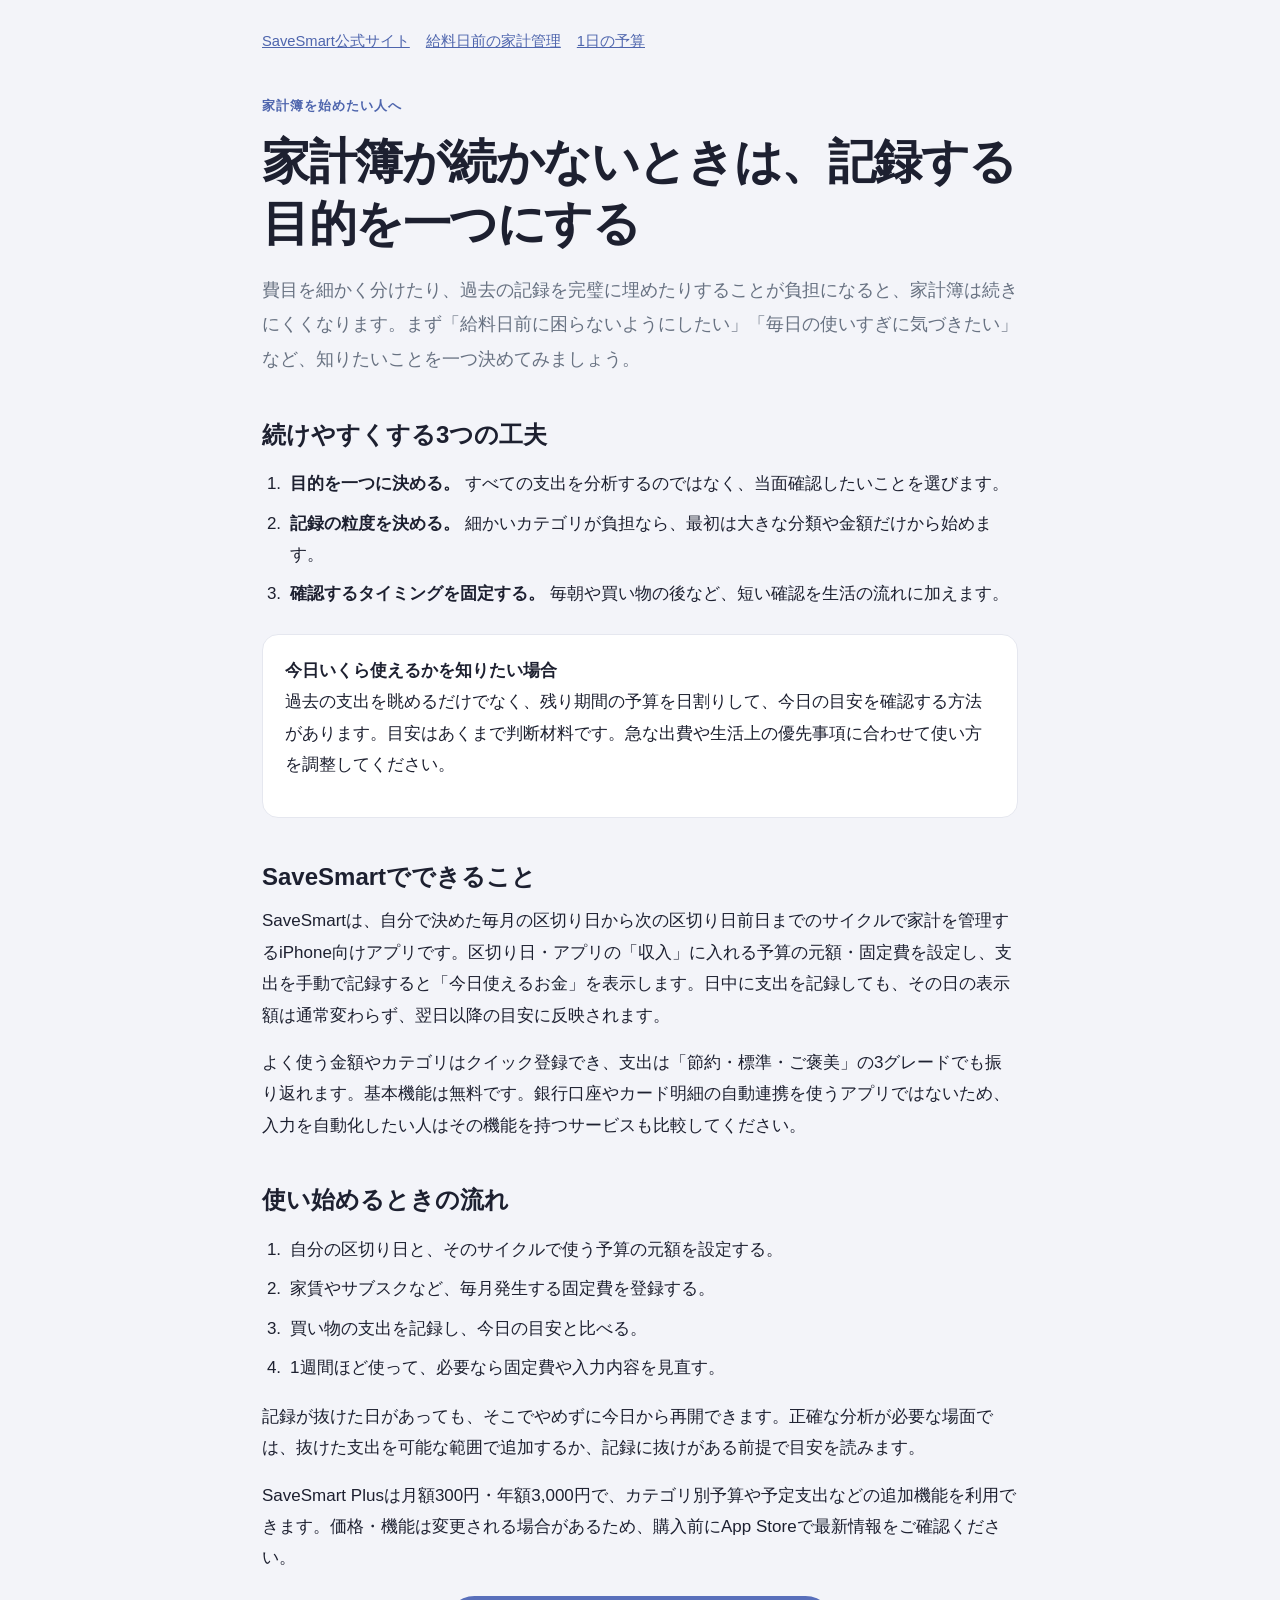
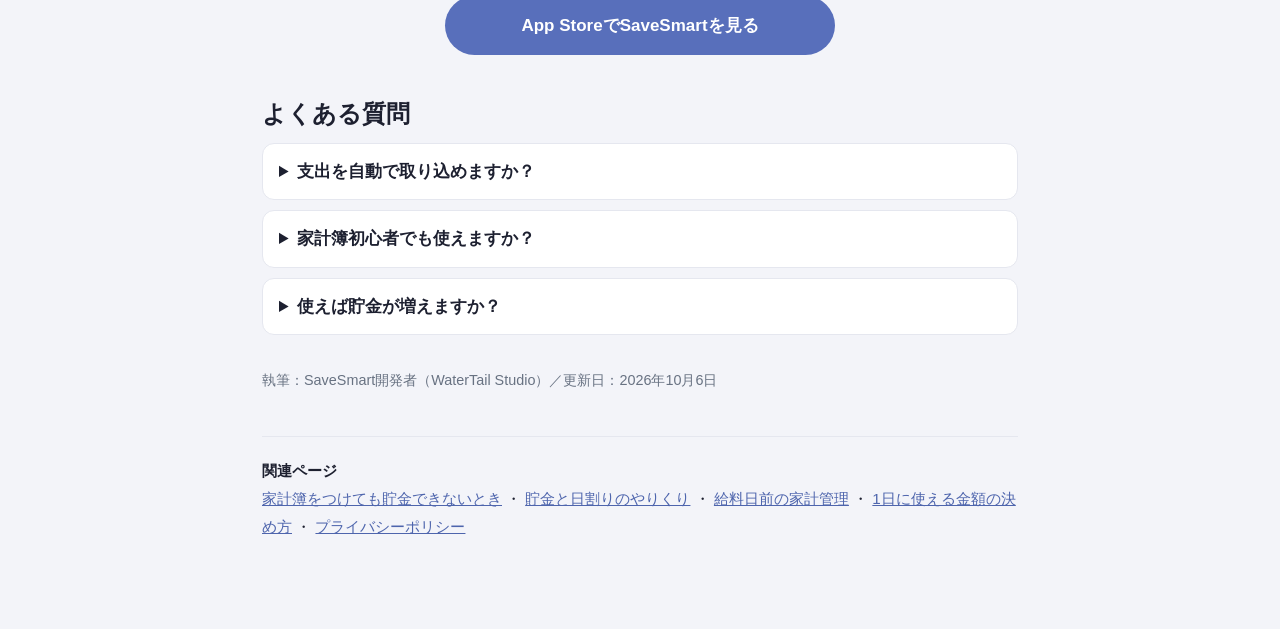
<file: start-budgeting.html>
<!DOCTYPE html>
<html lang="ja">
<head>
<script async src="https://www.googletagmanager.com/gtag/js?id=G-CNY3Y6PFBK"></script>
<script>
  window.dataLayer = window.dataLayer || [];
  function gtag(){dataLayer.push(arguments);}
  gtag('js', new Date());
  gtag('config', 'G-CNY3Y6PFBK');
</script>
  <meta charset="utf-8"><meta name="viewport" content="width=device-width, initial-scale=1">
  <title>家計簿が続かない人へ｜無理なく始める支出管理 | SaveSmart</title>
  <meta name="description" content="家計簿が続かないときは、細かい分類や完璧な記録を減らし、目的を一つに絞る方法があります。毎日の支出ペースを知るSaveSmartの使い方と向き不向きを紹介します。">
  <link rel="canonical" href="https://savesmartbudget.pages.dev/start-budgeting"><link rel="icon" href="assets/app-icon.png" type="image/png">
  <meta property="og:type" content="article"><meta property="og:title" content="家計簿が続かない人へ｜無理なく始める支出管理"><meta property="og:description" content="完璧な記録を目指さず、毎日の支出ペースをつかむためのシンプルな家計管理。"><meta property="og:url" content="https://savesmartbudget.pages.dev/start-budgeting"><meta property="og:image" content="https://savesmartbudget.pages.dev/assets/og-image.png">
  <script type="application/ld+json">{"@context":"https://schema.org","@type":"Article","headline":"家計簿が続かない人へ｜無理なく始める支出管理","description":"完璧な記録を目指さず、毎日の支出ペースをつかむためのシンプルな家計管理。","datePublished":"2026-09-30","dateModified":"2026-10-06","author":{"@type":"Person","name":"SaveSmart開発者","url":"https://x.com/SaveSmart_Japan"},"publisher":{"@type":"Organization","name":"WaterTail Studio"},"mainEntityOfPage":"https://savesmartbudget.pages.dev/start-budgeting"}</script>
  <script type="application/ld+json">{"@context":"https://schema.org","@type":"FAQPage","mainEntity":[{"@type":"Question","name":"家計簿が続かない人は何から始めればいいですか？","acceptedAnswer":{"@type":"Answer","text":"最初に家計簿をつける目的を一つ決め、必要な項目だけ記録する方法があります。たとえば給料日前の使いすぎを防ぎたいなら、今日使える目安と支出を確認することから始められます。"}},{"@type":"Question","name":"SaveSmartは自動で支出を記録しますか？","acceptedAnswer":{"@type":"Answer","text":"支出は手動で記録します。よく使う金額やカテゴリはクイック登録できます。銀行明細の自動連携を利用するアプリではありません。"}},{"@type":"Question","name":"家計簿初心者でも使えますか？","acceptedAnswer":{"@type":"Answer","text":"SaveSmartは毎月の区切り日・『収入』設定額・固定費を登録し、日々の支出を記録して使います。区切り日は給料日以外でもかまいません。今日使える金額を表示するため、複雑な予算表を作らずに支出ペースを確認できます。"}}]}</script>
  <style>
    :root{color-scheme:light;--ink:#1d2030;--muted:#687282;--accent:#4e65ad;--bg:#f3f4f9;--card:#ffffff;--line:#e5e7ef}*{box-sizing:border-box}body{margin:0;background:var(--bg);color:var(--ink);font:17px/1.85 -apple-system,BlinkMacSystemFont,"Hiragino Sans","Noto Sans JP",sans-serif}main{max-width:800px;margin:auto;padding:28px 22px 72px}a{color:var(--accent)}nav{font-size:.92rem;margin:0 0 34px}nav a{margin-right:16px}.eyebrow{font-size:.8rem;font-weight:700;letter-spacing:.08em;color:var(--accent)}h1{font-size:clamp(2rem,6vw,3rem);line-height:1.3;margin:10px 0 18px;letter-spacing:-.03em}h2{font-size:1.5rem;line-height:1.4;margin:42px 0 12px}h3{font-size:1.1rem;margin:24px 0 6px}p{margin:0 0 16px}.lead{font-size:1.15rem;color:var(--muted)}.box{background:var(--card);border:1px solid var(--line);border-radius:16px;padding:20px 22px;margin:24px 0}ol{padding-left:1.4em}li{padding-left:.25em;margin:8px 0}details{border:1px solid var(--line);border-radius:12px;padding:12px 16px;margin:10px 0;background:white}summary{font-weight:700;cursor:pointer}details p{margin:10px 0 2px}.cta{display:block;text-align:center;background:#586fbb;color:#fff;font-weight:800;border-radius:999px;padding:14px 20px;margin:22px auto;max-width:390px;text-decoration:none}.byline{font-size:.9rem;color:var(--muted);margin-top:32px}.related{border-top:1px solid var(--line);padding-top:20px;margin-top:42px;font-size:.95rem}
  </style>
</head>
<body><main>
  <nav><a href="./">SaveSmart公式サイト</a><a href="./payday-budget">給料日前の家計管理</a><a href="./daily-budget">1日の予算</a></nav>
  <article>
    <span class="eyebrow">家計簿を始めたい人へ</span>
    <h1>家計簿が続かないときは、記録する目的を一つにする</h1>
    <p class="lead">費目を細かく分けたり、過去の記録を完璧に埋めたりすることが負担になると、家計簿は続きにくくなります。まず「給料日前に困らないようにしたい」「毎日の使いすぎに気づきたい」など、知りたいことを一つ決めてみましょう。</p>

    <h2>続けやすくする3つの工夫</h2>
    <ol><li><strong>目的を一つに決める。</strong> すべての支出を分析するのではなく、当面確認したいことを選びます。</li><li><strong>記録の粒度を決める。</strong> 細かいカテゴリが負担なら、最初は大きな分類や金額だけから始めます。</li><li><strong>確認するタイミングを固定する。</strong> 毎朝や買い物の後など、短い確認を生活の流れに加えます。</li></ol>
    <div class="box"><strong>今日いくら使えるかを知りたい場合</strong><p>過去の支出を眺めるだけでなく、残り期間の予算を日割りして、今日の目安を確認する方法があります。目安はあくまで判断材料です。急な出費や生活上の優先事項に合わせて使い方を調整してください。</p></div>

    <h2>SaveSmartでできること</h2>
    <p>SaveSmartは、自分で決めた毎月の区切り日から次の区切り日前日までのサイクルで家計を管理するiPhone向けアプリです。区切り日・アプリの「収入」に入れる予算の元額・固定費を設定し、支出を手動で記録すると「今日使えるお金」を表示します。日中に支出を記録しても、その日の表示額は通常変わらず、翌日以降の目安に反映されます。</p>
    <p>よく使う金額やカテゴリはクイック登録でき、支出は「節約・標準・ご褒美」の3グレードでも振り返れます。基本機能は無料です。銀行口座やカード明細の自動連携を使うアプリではないため、入力を自動化したい人はその機能を持つサービスも比較してください。</p>

    <h2>使い始めるときの流れ</h2>
    <ol><li>自分の区切り日と、そのサイクルで使う予算の元額を設定する。</li><li>家賃やサブスクなど、毎月発生する固定費を登録する。</li><li>買い物の支出を記録し、今日の目安と比べる。</li><li>1週間ほど使って、必要なら固定費や入力内容を見直す。</li></ol>
    <p>記録が抜けた日があっても、そこでやめずに今日から再開できます。正確な分析が必要な場面では、抜けた支出を可能な範囲で追加するか、記録に抜けがある前提で目安を読みます。</p>
    <p>SaveSmart Plusは月額300円・年額3,000円で、カテゴリ別予算や予定支出などの追加機能を利用できます。価格・機能は変更される場合があるため、購入前にApp Storeで最新情報をご確認ください。</p>
    <a class="cta" href="https://apps.apple.com/jp/app/savesmart-今日使えるお金の家計簿/id6759412545?ct=budgeting-guide">App StoreでSaveSmartを見る</a>

    <h2>よくある質問</h2>
    <details><summary>支出を自動で取り込めますか？</summary><p>いいえ。支出は手動で記録します。クイック登録を使うと、よく使う金額やカテゴリをすばやく入力できます。</p></details>
    <details><summary>家計簿初心者でも使えますか？</summary><p>基本機能は「今日使えるお金」の確認と支出記録です。毎月の区切り日・「収入」に入れる金額・固定費を設定してから使い始めます。区切り日は給料日でなくてもかまいません。</p></details>
    <details><summary>使えば貯金が増えますか？</summary><p>貯蓄の増加を保証するものではありません。日々の支出を把握し、自分で判断するための目安を提供します。</p></details>
    <p class="byline">執筆：SaveSmart開発者（WaterTail Studio）／更新日：2026年10月6日</p>
  </article>
  <div class="related"><strong>関連ページ</strong><p><a href="./why-budgeting-does-not-build-savings">家計簿をつけても貯金できないとき</a> ・ <a href="./save-money-daily-budget">貯金と日割りのやりくり</a> ・ <a href="./payday-budget">給料日前の家計管理</a> ・ <a href="./daily-budget">1日に使える金額の決め方</a> ・ <a href="./privacy">プライバシーポリシー</a></p></div>
</main></body></html>
</file>
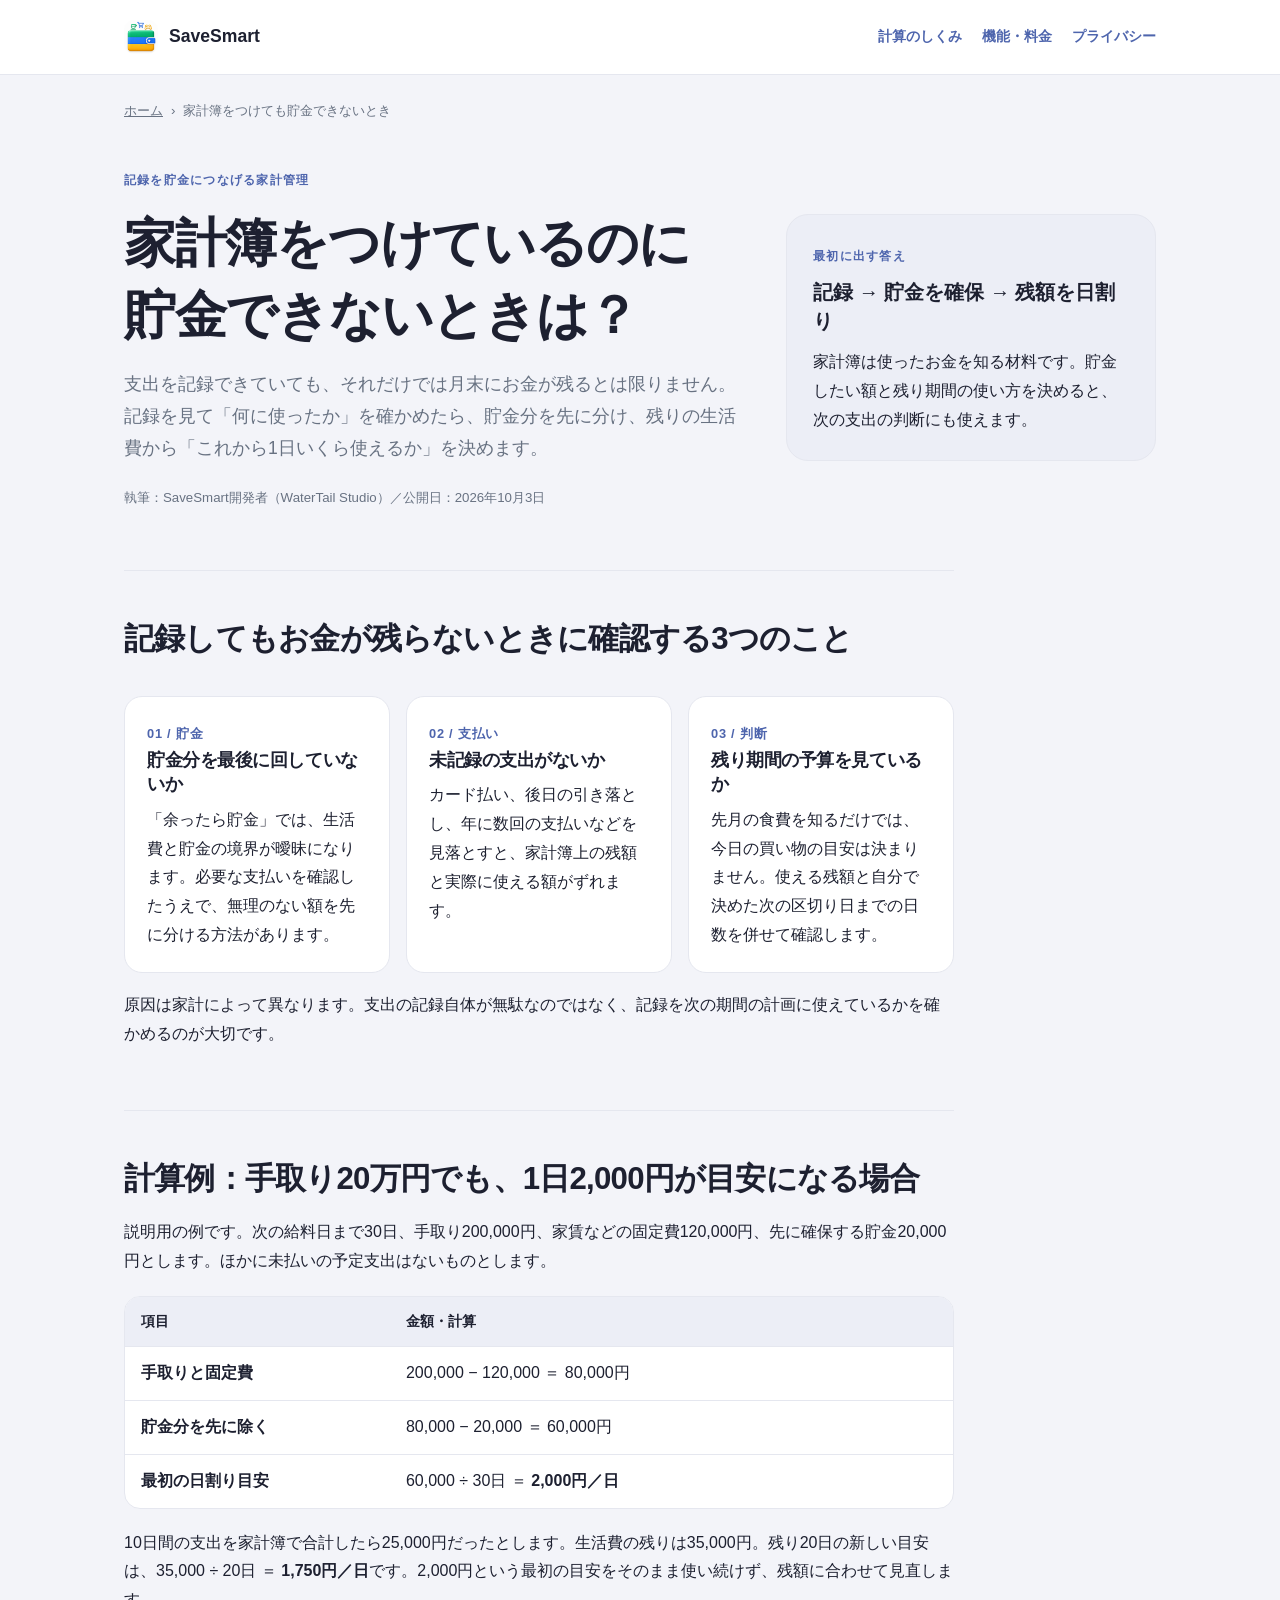
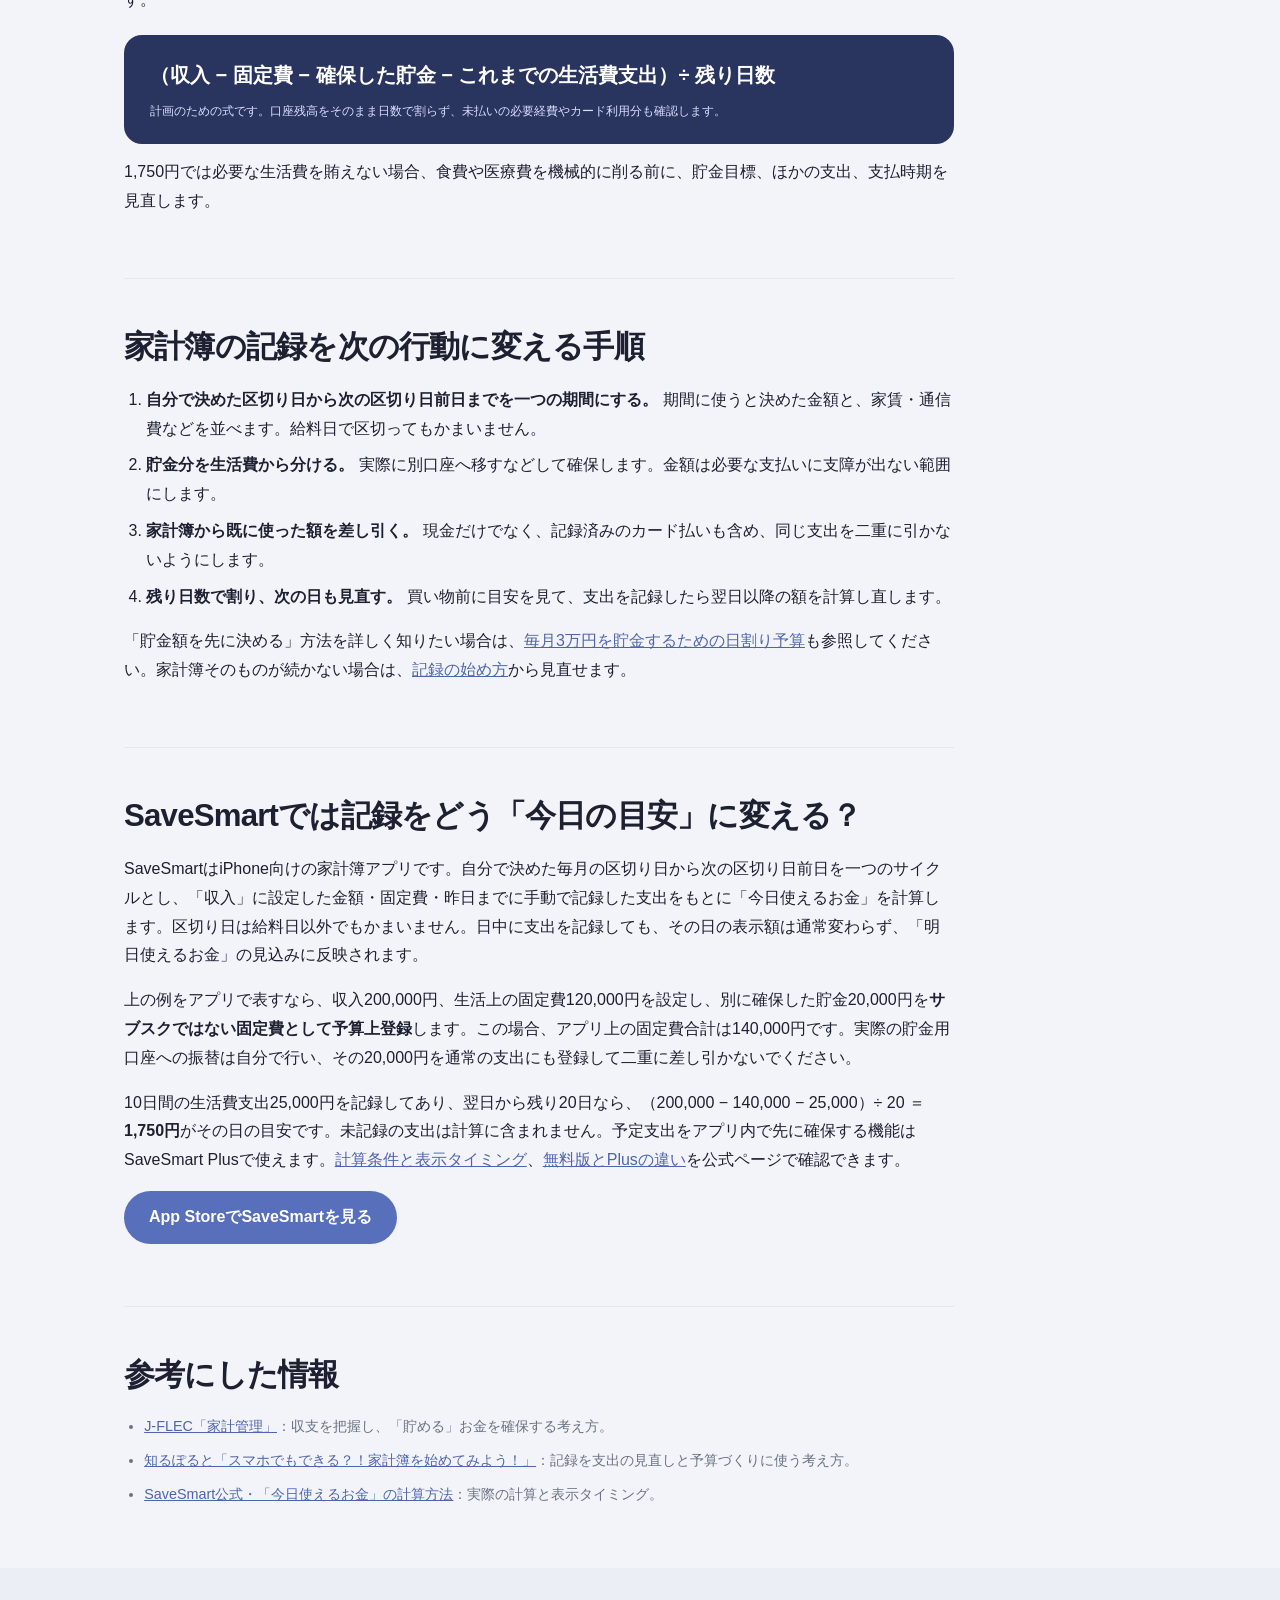
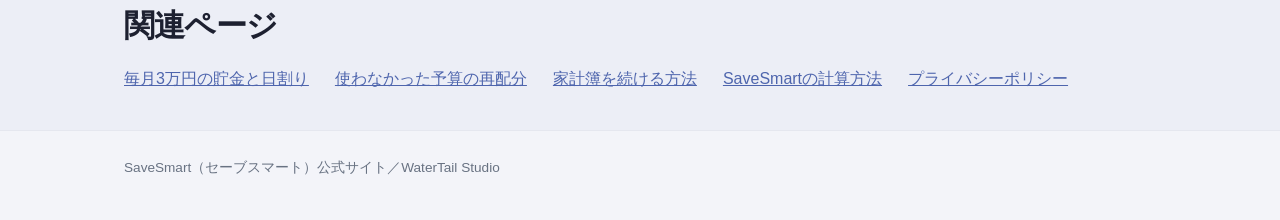
<file: why-budgeting-does-not-build-savings.html>
<!DOCTYPE html>
<html lang="ja">
<head>
  <meta charset="utf-8">
  <meta name="viewport" content="width=device-width, initial-scale=1">
  <title>家計簿をつけているのに貯金できない？記録を予算に変える方法｜SaveSmart</title>
  <meta name="description" content="家計簿をつけているのにお金が残らないときは、収支の記録に加えて貯金分の確保と残り期間の予算確認を。手取り20万円の例で、今日以降の目安を計算します。">
  <link rel="canonical" href="https://savesmartbudget.pages.dev/why-budgeting-does-not-build-savings">
  <link rel="icon" href="assets/app-icon.png" type="image/png">
  <link rel="stylesheet" href="assets/evidence-pages.css">
  <meta property="og:type" content="article">
  <meta property="og:title" content="家計簿をつけているのに貯金できない？記録を予算に変える方法">
  <meta property="og:description" content="過去の記録から、貯金を確保したあとの今日以降の予算を考える方法。">
  <meta property="og:url" content="https://savesmartbudget.pages.dev/why-budgeting-does-not-build-savings">
  <meta property="og:image" content="https://savesmartbudget.pages.dev/assets/og-image.png">
  <meta name="twitter:card" content="summary_large_image">
  <script async src="https://www.googletagmanager.com/gtag/js?id=G-CNY3Y6PFBK"></script>
  <script>
    window.dataLayer = window.dataLayer || [];
    function gtag(){dataLayer.push(arguments);}
    gtag('js', new Date());
    gtag('config', 'G-CNY3Y6PFBK');
  </script>
  <script type="application/ld+json">
  {
    "@context": "https://schema.org",
    "@type": "Article",
    "headline": "家計簿をつけているのに貯金できない？記録を予算に変える方法",
    "description": "収支の記録に貯金分の確保と残り期間の予算確認を加える方法。",
    "datePublished": "2026-10-03",
    "dateModified": "2026-10-06",
    "author": {"@type": "Person", "name": "SaveSmart開発者", "url": "https://x.com/SaveSmart_Japan"},
    "publisher": {"@type": "Organization", "name": "WaterTail Studio"},
    "mainEntityOfPage": "https://savesmartbudget.pages.dev/why-budgeting-does-not-build-savings"
  }
  </script>
  <style>
    .article-body { max-width: 830px; }
    .article-body .tablewrap table { min-width: 520px; }
    .article-body .panel { margin: 18px 0; }
    .source-list { font-size: .9rem; color: var(--muted); }
  </style>
</head>
<body>
  <header class="site-header"><div class="wrap">
    <a class="brand" href="./"><span class="brand-mark" aria-hidden="true">S</span>SaveSmart</a>
    <nav class="top-nav" aria-label="主なページ">
      <a href="./how-savesmart-calculates">計算のしくみ</a>
      <a href="./features-pricing">機能・料金</a>
      <a href="./privacy">プライバシー</a>
    </nav>
  </div></header>
  <main class="wrap">
    <nav class="breadcrumbs" aria-label="パンくず"><a href="./">ホーム</a><span>›</span>家計簿をつけても貯金できないとき</nav>
    <article>
      <div class="hero">
        <div>
          <span class="eyebrow">記録を貯金につなげる家計管理</span>
          <h1>家計簿をつけているのに<br>貯金できないときは？</h1>
          <p class="lead">支出を記録できていても、それだけでは月末にお金が残るとは限りません。記録を見て「何に使ったか」を確かめたら、貯金分を先に分け、残りの生活費から「これから1日いくら使えるか」を決めます。</p>
          <p class="meta">執筆：SaveSmart開発者（WaterTail Studio）／公開日：2026年10月3日</p>
        </div>
        <div class="fact-card">
          <span class="eyebrow">最初に出す答え</span>
          <strong>記録 → 貯金を確保 → 残額を日割り</strong>
          <p>家計簿は使ったお金を知る材料です。貯金したい額と残り期間の使い方を決めると、次の支出の判断にも使えます。</p>
        </div>
      </div>

      <div class="article-body">
        <section aria-labelledby="reasons">
          <h2 id="reasons">記録してもお金が残らないときに確認する3つのこと</h2>
          <div class="grid">
            <div class="panel"><span class="step-label">01 / 貯金</span><h3>貯金分を最後に回していないか</h3><p>「余ったら貯金」では、生活費と貯金の境界が曖昧になります。必要な支払いを確認したうえで、無理のない額を先に分ける方法があります。</p></div>
            <div class="panel"><span class="step-label">02 / 支払い</span><h3>未記録の支出がないか</h3><p>カード払い、後日の引き落とし、年に数回の支払いなどを見落とすと、家計簿上の残額と実際に使える額がずれます。</p></div>
            <div class="panel"><span class="step-label">03 / 判断</span><h3>残り期間の予算を見ているか</h3><p>先月の食費を知るだけでは、今日の買い物の目安は決まりません。使える残額と自分で決めた次の区切り日までの日数を併せて確認します。</p></div>
          </div>
          <p>原因は家計によって異なります。支出の記録自体が無駄なのではなく、記録を次の期間の計画に使えているかを確かめるのが大切です。</p>
        </section>

        <section aria-labelledby="example">
          <h2 id="example">計算例：手取り20万円でも、1日2,000円が目安になる場合</h2>
          <p>説明用の例です。次の給料日まで30日、手取り200,000円、家賃などの固定費120,000円、先に確保する貯金20,000円とします。ほかに未払いの予定支出はないものとします。</p>
          <div class="tablewrap"><table>
            <thead><tr><th scope="col">項目</th><th scope="col">金額・計算</th></tr></thead>
            <tbody>
              <tr><th scope="row">手取りと固定費</th><td>200,000 − 120,000 ＝ 80,000円</td></tr>
              <tr><th scope="row">貯金分を先に除く</th><td>80,000 − 20,000 ＝ 60,000円</td></tr>
              <tr><th scope="row">最初の日割り目安</th><td>60,000 ÷ 30日 ＝ <strong>2,000円／日</strong></td></tr>
            </tbody>
          </table></div>
          <p>10日間の支出を家計簿で合計したら25,000円だったとします。生活費の残りは35,000円。残り20日の新しい目安は、35,000 ÷ 20日 ＝ <strong>1,750円／日</strong>です。2,000円という最初の目安をそのまま使い続けず、残額に合わせて見直します。</p>
          <div class="formula">（収入 − 固定費 − 確保した貯金 − これまでの生活費支出）÷ 残り日数
            <small>計画のための式です。口座残高をそのまま日数で割らず、未払いの必要経費やカード利用分も確認します。</small>
          </div>
          <p>1,750円では必要な生活費を賄えない場合、食費や医療費を機械的に削る前に、貯金目標、ほかの支出、支払時期を見直します。</p>
        </section>

        <section aria-labelledby="actions">
          <h2 id="actions">家計簿の記録を次の行動に変える手順</h2>
          <ol>
            <li><strong>自分で決めた区切り日から次の区切り日前日までを一つの期間にする。</strong> 期間に使うと決めた金額と、家賃・通信費などを並べます。給料日で区切ってもかまいません。</li>
            <li><strong>貯金分を生活費から分ける。</strong> 実際に別口座へ移すなどして確保します。金額は必要な支払いに支障が出ない範囲にします。</li>
            <li><strong>家計簿から既に使った額を差し引く。</strong> 現金だけでなく、記録済みのカード払いも含め、同じ支出を二重に引かないようにします。</li>
            <li><strong>残り日数で割り、次の日も見直す。</strong> 買い物前に目安を見て、支出を記録したら翌日以降の額を計算し直します。</li>
          </ol>
          <p>「貯金額を先に決める」方法を詳しく知りたい場合は、<a href="./save-money-daily-budget">毎月3万円を貯金するための日割り予算</a>も参照してください。家計簿そのものが続かない場合は、<a href="./start-budgeting">記録の始め方</a>から見直せます。</p>
        </section>

        <section aria-labelledby="app">
          <h2 id="app">SaveSmartでは記録をどう「今日の目安」に変える？</h2>
          <p>SaveSmartはiPhone向けの家計簿アプリです。自分で決めた毎月の区切り日から次の区切り日前日を一つのサイクルとし、「収入」に設定した金額・固定費・昨日までに手動で記録した支出をもとに「今日使えるお金」を計算します。区切り日は給料日以外でもかまいません。日中に支出を記録しても、その日の表示額は通常変わらず、「明日使えるお金」の見込みに反映されます。</p>
          <p>上の例をアプリで表すなら、収入200,000円、生活上の固定費120,000円を設定し、別に確保した貯金20,000円を<strong>サブスクではない固定費として予算上登録</strong>します。この場合、アプリ上の固定費合計は140,000円です。実際の貯金用口座への振替は自分で行い、その20,000円を通常の支出にも登録して二重に差し引かないでください。</p>
          <p>10日間の生活費支出25,000円を記録してあり、翌日から残り20日なら、（200,000 − 140,000 − 25,000）÷ 20 ＝ <strong>1,750円</strong>がその日の目安です。未記録の支出は計算に含まれません。予定支出をアプリ内で先に確保する機能はSaveSmart Plusで使えます。<a href="./how-savesmart-calculates">計算条件と表示タイミング</a>、<a href="./features-pricing">無料版とPlusの違い</a>を公式ページで確認できます。</p>
          <p><a class="cta" href="https://apps.apple.com/jp/app/id6759412545?ct=site-ledger-savings-guide">App StoreでSaveSmartを見る</a></p>
        </section>

        <section aria-labelledby="sources">
          <h2 id="sources">参考にした情報</h2>
          <ul class="source-list">
            <li><a href="https://www.j-flec.go.jp/public/learn/glossary/k_kakei_kanri/">J-FLEC「家計管理」</a>：収支を把握し、「貯める」お金を確保する考え方。</li>
            <li><a href="https://www.shiruporuto.jp/public/document/container/choiyomi/choiyomi005.html">知るぽると「スマホでもできる？！家計簿を始めてみよう！」</a>：記録を支出の見直しと予算づくりに使う考え方。</li>
            <li><a href="./how-savesmart-calculates">SaveSmart公式・「今日使えるお金」の計算方法</a>：実際の計算と表示タイミング。</li>
          </ul>
        </section>
      </div>
    </article>
  </main>
  <aside class="related"><div class="wrap">
    <h2>関連ページ</h2>
    <div class="related-links">
      <a href="./save-money-daily-budget">毎月3万円の貯金と日割り</a>
      <a href="./roll-over-daily-budget">使わなかった予算の再配分</a>
      <a href="./start-budgeting">家計簿を続ける方法</a>
      <a href="./how-savesmart-calculates">SaveSmartの計算方法</a>
      <a href="./privacy">プライバシーポリシー</a>
    </div>
  </div></aside>
  <footer class="site-footer"><div class="wrap">SaveSmart（セーブスマート）公式サイト／WaterTail Studio</div></footer>
</body>
</html>
</file>
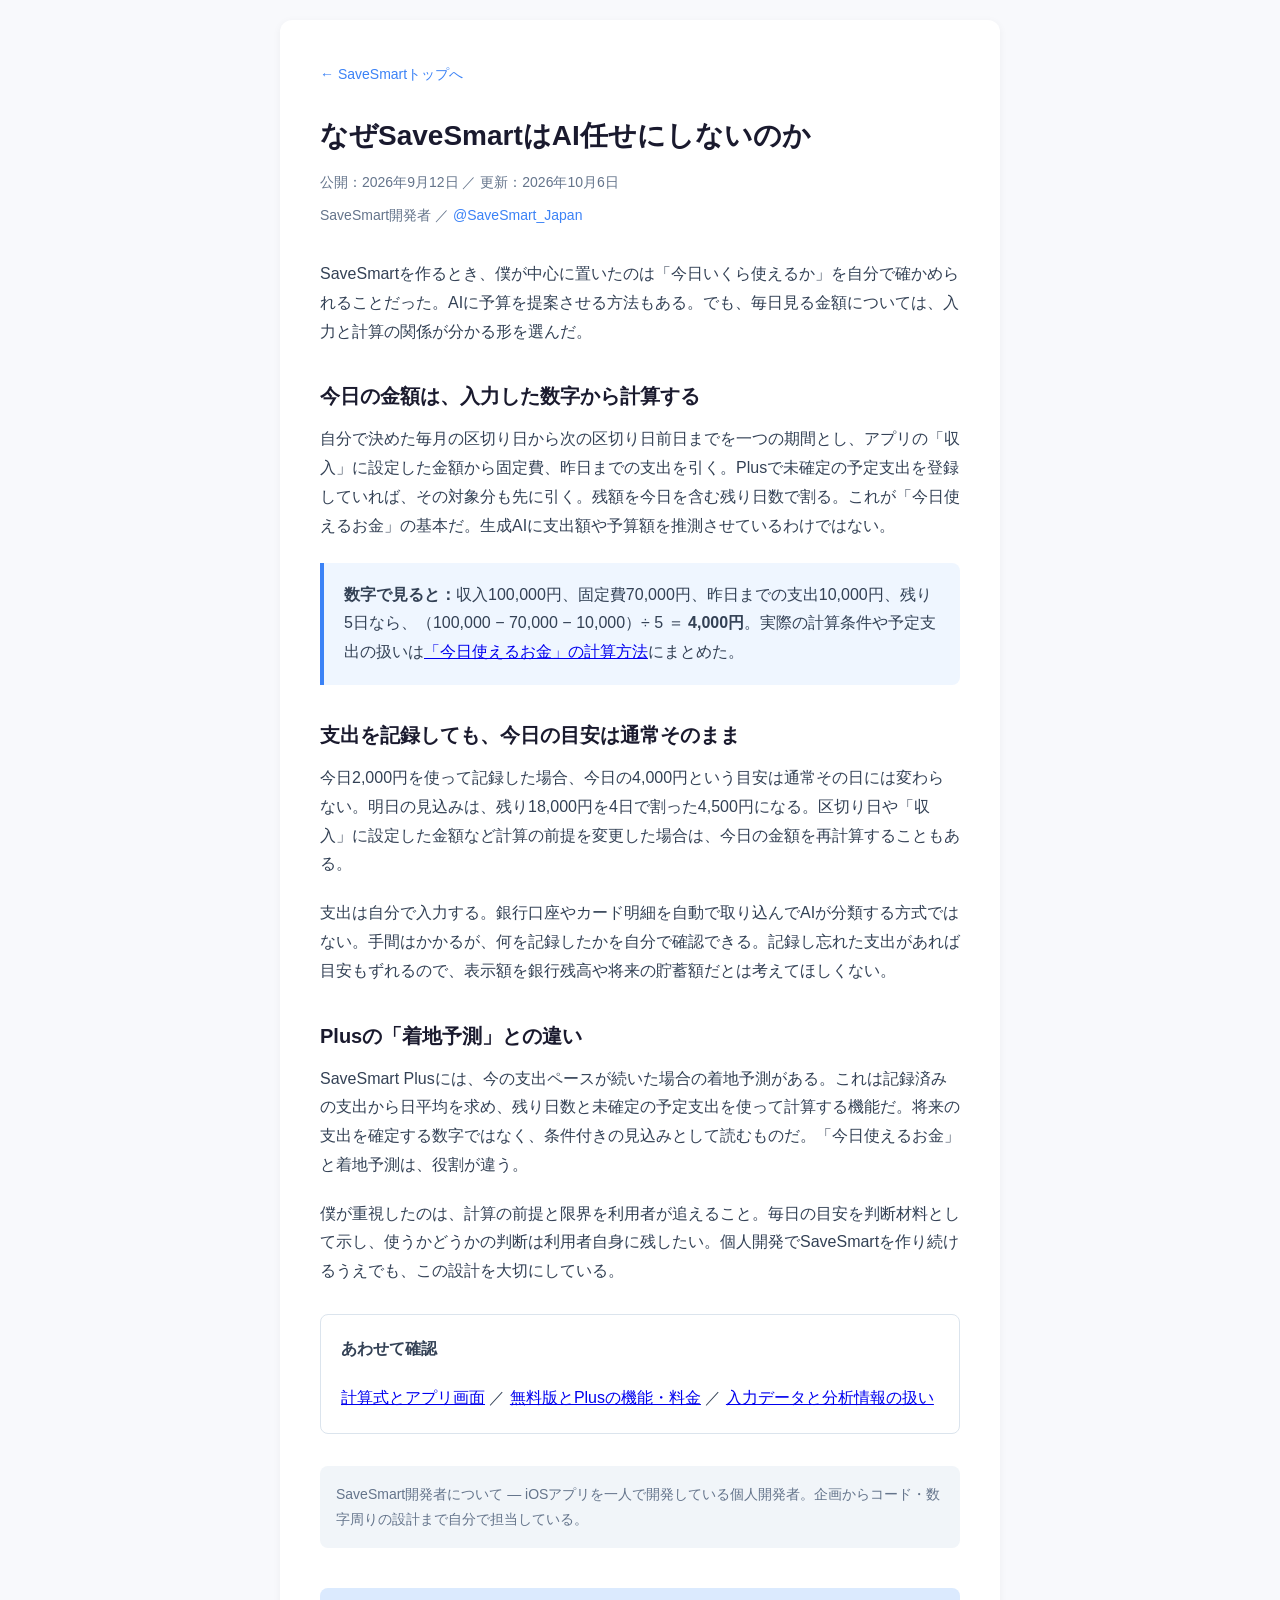
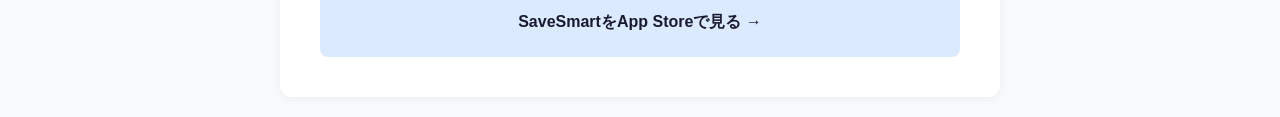
<file: why-not-ai.html>
<!DOCTYPE html>
<html lang="ja">
<head>
<script async src="https://www.googletagmanager.com/gtag/js?id=G-CNY3Y6PFBK"></script>
<script>
  window.dataLayer = window.dataLayer || [];
  function gtag(){dataLayer.push(arguments);}
  gtag('js', new Date());
  gtag('config', 'G-CNY3Y6PFBK');
</script>
    <meta charset="UTF-8">
    <meta name="viewport" content="width=device-width, initial-scale=1.0">
    <title>なぜSaveSmartはAI任せにしないのか｜セーブスマート公式サイト</title>
    <meta name="description" content="SaveSmart開発者が、今日使えるお金を決まった計算式で示す理由を説明。手動入力、当日の固定と翌日の再計算、Plusの着地予測との違いも具体例で紹介します。">
    <link rel="canonical" href="https://savesmartbudget.pages.dev/why-not-ai">

    <meta property="og:type" content="article">
    <meta property="og:title" content="なぜSaveSmartはAI任せにしないのか">
    <meta property="og:description" content="今日使えるお金の計算にAIの推測を使わない理由と、実際のアプリの動作。">
    <meta property="og:url" content="https://savesmartbudget.pages.dev/why-not-ai">
    <meta property="og:locale" content="ja_JP">
    <meta property="og:image" content="https://savesmartbudget.pages.dev/assets/og-image.png">
    <meta name="twitter:card" content="summary_large_image">
    <meta name="twitter:title" content="なぜSaveSmartはAI任せにしないのか">
    <meta name="twitter:description" content="今日使えるお金の計算にAIの推測を使わない理由と、実際のアプリの動作。">
    <meta name="twitter:image" content="https://savesmartbudget.pages.dev/assets/og-image.png">

    <link rel="icon" href="assets/app-icon.png" type="image/png">

    <script type="application/ld+json">
    {
      "@context": "https://schema.org",
      "@type": "Article",
      "headline": "なぜSaveSmartはAI任せにしないのか",
      "description": "今日使えるお金の計算にAIの推測を使わない理由と、実際のアプリの動作。",
      "url": "https://savesmartbudget.pages.dev/why-not-ai",
      "datePublished": "2026-09-12",
      "dateModified": "2026-10-06",
      "author": { "@type": "Person", "name": "SaveSmart開発者", "url": "https://x.com/SaveSmart_Japan" },
      "publisher": { "@type": "Organization", "name": "WaterTail Studio", "logo": "https://savesmartbudget.pages.dev/assets/app-icon.png" },
      "mainEntityOfPage": "https://savesmartbudget.pages.dev/why-not-ai"
    }
    </script>

    <style>
        * {
            margin: 0;
            padding: 0;
            box-sizing: border-box;
        }
        body {
            font-family: -apple-system, BlinkMacSystemFont, 'Segoe UI', Roboto, 'Hiragino Sans', sans-serif;
            line-height: 1.8;
            color: #1a1a2e;
            background-color: #f8f9fc;
            padding: 20px;
        }
        .container {
            max-width: 720px;
            margin: 0 auto;
            background: white;
            padding: 40px;
            border-radius: 12px;
            box-shadow: 0 2px 8px rgba(0,0,0,0.05);
        }
        .back-link {
            display: inline-block;
            margin-bottom: 24px;
            color: #3b82f6;
            text-decoration: none;
            font-size: 14px;
        }
        .back-link:hover {
            text-decoration: underline;
        }
        h1 {
            font-size: 28px;
            margin-bottom: 8px;
            color: #1a1a2e;
        }
        .update-date {
            color: #64748b;
            font-size: 14px;
            margin-bottom: 8px;
        }
        .byline {
            color: #64748b;
            font-size: 14px;
            margin-bottom: 32px;
        }
        .byline a {
            color: #3b82f6;
            text-decoration: none;
        }
        .bio {
            margin-top: 32px;
            padding: 16px;
            background: #f1f5f9;
            border-radius: 8px;
            font-size: 14px;
            color: #64748b;
        }
        h2 { font-size: 20px; line-height: 1.45; margin: 36px 0 14px; }
        .example { background: #eff6ff; border-left: 4px solid #3b82f6; border-radius: 0 8px 8px 0; padding: 18px 20px; margin: 22px 0; }
        .example p:last-child { margin-bottom: 0; }
        .related { margin-top: 28px; padding: 20px; border: 1px solid #dbe4ed; border-radius: 8px; }
        .related p:last-child { margin-bottom: 0; }
        p {
            margin-bottom: 20px;
            color: #334155;
            font-size: 16px;
        }
        .cta {
            margin-top: 40px;
            padding: 20px;
            background: #dbeafe;
            border-radius: 8px;
            text-align: center;
        }
        .cta a {
            color: #1a1a2e;
            font-weight: 600;
            text-decoration: none;
        }
        .cta a:hover {
            text-decoration: underline;
        }
        @media (max-width: 600px) {
            .container {
                padding: 24px;
            }
            h1 {
                font-size: 22px;
            }
        }
    </style>
</head>
<body>
    <div class="container">
        <a class="back-link" href="./">← SaveSmartトップへ</a>
        <h1>なぜSaveSmartはAI任せにしないのか</h1>
        <p class="update-date">公開：2026年9月12日 ／ 更新：2026年10月6日</p>
        <p class="byline">SaveSmart開発者 ／ <a href="https://x.com/SaveSmart_Japan">@SaveSmart_Japan</a></p>

        <p>SaveSmartを作るとき、僕が中心に置いたのは「今日いくら使えるか」を自分で確かめられることだった。AIに予算を提案させる方法もある。でも、毎日見る金額については、入力と計算の関係が分かる形を選んだ。</p>

        <h2>今日の金額は、入力した数字から計算する</h2>
        <p>自分で決めた毎月の区切り日から次の区切り日前日までを一つの期間とし、アプリの「収入」に設定した金額から固定費、昨日までの支出を引く。Plusで未確定の予定支出を登録していれば、その対象分も先に引く。残額を今日を含む残り日数で割る。これが「今日使えるお金」の基本だ。生成AIに支出額や予算額を推測させているわけではない。</p>

        <div class="example"><p><strong>数字で見ると：</strong>収入100,000円、固定費70,000円、昨日までの支出10,000円、残り5日なら、（100,000 − 70,000 − 10,000）÷ 5 ＝ <strong>4,000円</strong>。実際の計算条件や予定支出の扱いは<a href="./how-savesmart-calculates">「今日使えるお金」の計算方法</a>にまとめた。</p></div>

        <h2>支出を記録しても、今日の目安は通常そのまま</h2>
        <p>今日2,000円を使って記録した場合、今日の4,000円という目安は通常その日には変わらない。明日の見込みは、残り18,000円を4日で割った4,500円になる。区切り日や「収入」に設定した金額など計算の前提を変更した場合は、今日の金額を再計算することもある。</p>

        <p>支出は自分で入力する。銀行口座やカード明細を自動で取り込んでAIが分類する方式ではない。手間はかかるが、何を記録したかを自分で確認できる。記録し忘れた支出があれば目安もずれるので、表示額を銀行残高や将来の貯蓄額だとは考えてほしくない。</p>

        <h2>Plusの「着地予測」との違い</h2>
        <p>SaveSmart Plusには、今の支出ペースが続いた場合の着地予測がある。これは記録済みの支出から日平均を求め、残り日数と未確定の予定支出を使って計算する機能だ。将来の支出を確定する数字ではなく、条件付きの見込みとして読むものだ。「今日使えるお金」と着地予測は、役割が違う。</p>

        <p>僕が重視したのは、計算の前提と限界を利用者が追えること。毎日の目安を判断材料として示し、使うかどうかの判断は利用者自身に残したい。個人開発でSaveSmartを作り続けるうえでも、この設計を大切にしている。</p>

        <div class="related"><p><strong>あわせて確認</strong></p><p><a href="./how-savesmart-calculates">計算式とアプリ画面</a> ／ <a href="./features-pricing">無料版とPlusの機能・料金</a> ／ <a href="./privacy">入力データと分析情報の扱い</a></p></div>

        <div class="bio">SaveSmart開発者について — iOSアプリを一人で開発している個人開発者。企画からコード・数字周りの設計まで自分で担当している。</div>

        <div class="cta">
            <a href="https://apps.apple.com/jp/app/savesmart-今日使えるお金の家計簿/id6759412545">SaveSmartをApp Storeで見る →</a>
        </div>
    </div>
</body>
</html>
</file>
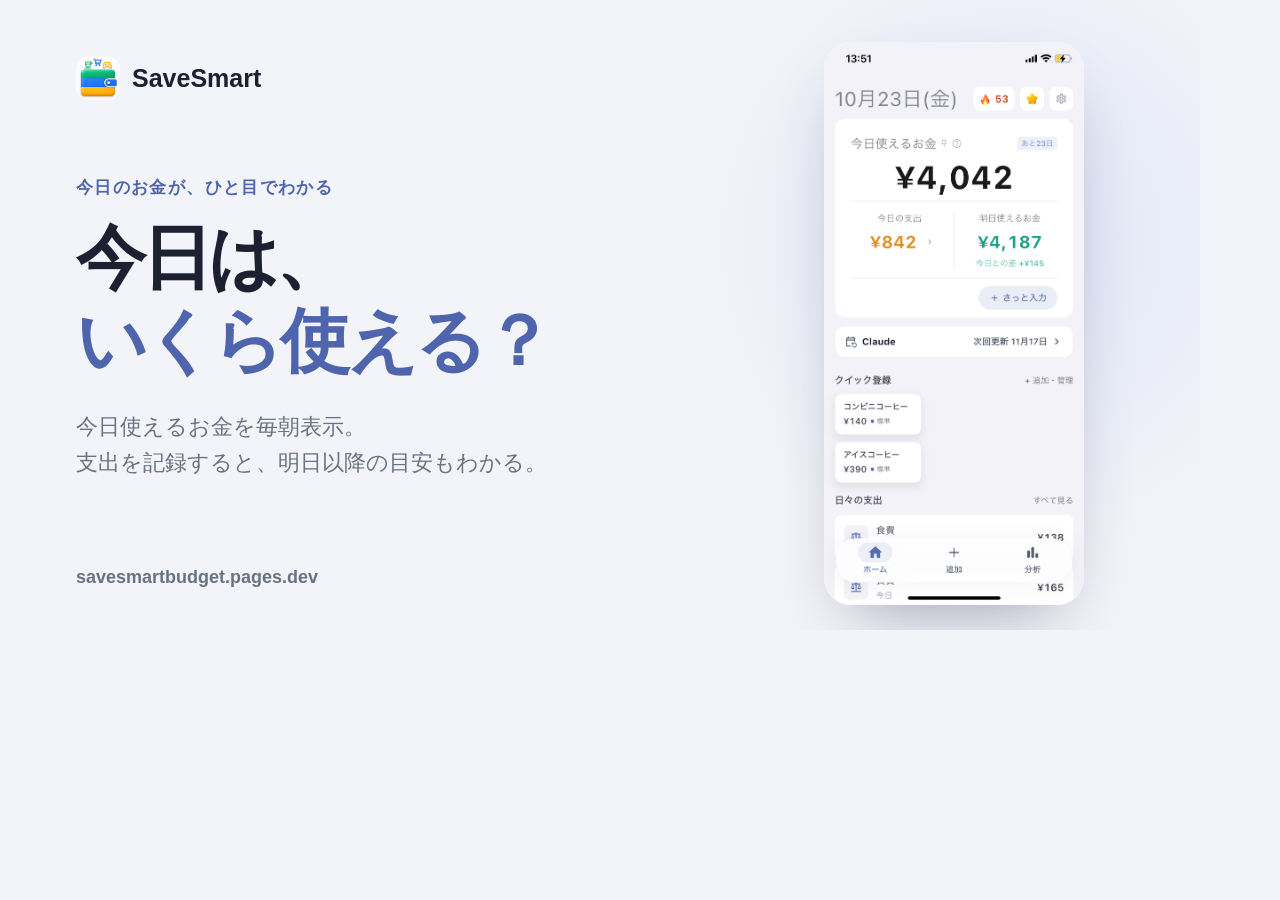
<file: assets/og-image-source.html>
<!doctype html>
<html lang="ja">
<head>
<meta charset="utf-8">
<style>
  * { box-sizing: border-box; }
  html, body { width: 1200px; height: 630px; margin: 0; overflow: hidden; }
  body { font-family: -apple-system, BlinkMacSystemFont, "Hiragino Sans", "Noto Sans JP", sans-serif; background: #f3f4f9; color: #1d2030; }
  .wrap { position: relative; width: 100%; height: 100%; padding: 56px 76px 46px; overflow: hidden; }
  .wrap::before { content: ""; position: absolute; width: 680px; height: 680px; right: -150px; top: -100px; border-radius: 50%; background: radial-gradient(circle, #dfe5f7, transparent 68%); }
  .brand { position: relative; display: flex; align-items: center; gap: 12px; font-size: 25px; font-weight: 800; }
  .brand img { width: 44px; height: 44px; border-radius: 13px; }
  .copy { position: relative; width: 650px; margin-top: 76px; }
  .eyebrow { display: block; color: #4e65ad; font-size: 17px; font-weight: 800; letter-spacing: .08em; margin-bottom: 18px; }
  h1 { margin: 0; font-size: 70px; line-height: 1.18; letter-spacing: -.055em; }
  h1 span { color: #4e65ad; }
  .lead { margin: 27px 0 0; font-size: 22px; line-height: 1.65; color: #687282; }
  .phone { position: absolute; top: 42px; right: 116px; width: 260px; aspect-ratio: 1170 / 2532; overflow: hidden; border-radius: 27px; background: white; box-shadow: 0 30px 64px -29px rgba(36, 43, 78, .45); }
  .phone img { display: block; width: 100%; height: auto; }
  .footer { position: absolute; left: 76px; bottom: 42px; font-size: 18px; font-weight: 700; color: #687282; }
</style>
</head>
<body>
  <div class="wrap">
    <div class="brand"><img src="app-icon.png" alt="">SaveSmart</div>
    <div class="copy">
      <span class="eyebrow">今日のお金が、ひと目でわかる</span>
      <h1>今日は、<br><span>いくら使える？</span></h1>
      <p class="lead">今日使えるお金を毎朝表示。<br>支出を記録すると、明日以降の目安もわかる。</p>
    </div>
    <div class="phone"><img src="savesmart-home-20261023.jpeg" alt=""></div>
    <div class="footer">savesmartbudget.pages.dev</div>
  </div>
</body>
</html>
</file>
<file: assets/app-theme.css>
:root,
:root[data-theme="light"],
:root[data-theme="dark"] {
  color-scheme: light;
  --bg: #f3f4f9;
  --surface: #ffffff;
  --surface-2: #eceef6;
  --border: #e5e7ef;
  --ink: #1d2030;
  --muted: #687282;
  --accent: #586fbb;
  --accent-deep: #4e65ad;
  --dawn: #e59028;
  --money-red: #e45a62;
  --shadow: 0 26px 56px -34px rgba(31, 41, 76, .27);
  --radius: 26px;
}

body { background: var(--bg); }
header.hero { background: radial-gradient(ellipse 65% 48% at 83% 33%, #e6eaf8 0%, transparent 78%), var(--bg); }
.topbar { padding-bottom: 54px; }
.brand-icon { display: block; width: 34px; height: 34px; border-radius: 10px; object-fit: cover; }
.hero-grid { grid-template-columns: 1.06fr .94fr; gap: clamp(32px, 6vw, 74px); padding-bottom: 76px; }
header.hero h1 { font-size: clamp(2.5rem, 5.3vw, 4.5rem); letter-spacing: -.055em; line-height: 1.17; margin: 20px 0 25px; }
header.hero .lead { font-size: clamp(1.05rem, 2vw, 1.2rem); max-width: 31em; line-height: 1.85; }
.eyebrow { letter-spacing: .08em; }
.btn { box-shadow: 0 14px 24px -15px rgba(74, 91, 159, .8); }
.btn:hover { box-shadow: 0 18px 28px -15px rgba(74, 91, 159, .8); }
.hero-privacy { max-width: 36em; margin-top: 22px; padding-left: 14px; border-left: 3px solid var(--accent); }
.hero-privacy p { margin: 0; font-size: .88rem; line-height: 1.65; }
.hero-privacy strong { color: var(--ink); }
.hero-privacy .hero-privacy-detail { margin-top: 6px; color: var(--muted); font-size: .78rem; }
.hero-privacy a { text-decoration: underline; text-underline-offset: 3px; }
.hero-underlink { margin: 18px 0 0; font-size: .88rem; font-weight: 700; }
.hero-underlink a { color: var(--muted); text-decoration: underline; text-underline-offset: 4px; }

.app-preview { width: min(100%, 330px); margin: 0; justify-self: center; text-align: center; }
.app-screen-crop { width: 100%; aspect-ratio: 1170 / 2532; overflow: hidden; border: 1px solid var(--border); border-radius: 34px; background: var(--surface); box-shadow: 0 30px 62px -32px rgba(36, 43, 78, .45); }
.app-screen-crop img { display: block; width: 100%; height: auto; }
.app-preview figcaption { margin-top: 16px; color: var(--muted); font-size: .82rem; }

section { border-top: 0; padding: 74px 0; }
section:nth-of-type(even) { background: #f8f9fc; }
h2.title { letter-spacing: -.035em; }
p.subtitle { margin-bottom: 32px; }
.card, .d-card, .tablewrap, ul.feat li, details { background: var(--surface); box-shadow: 0 12px 30px -26px rgba(31, 41, 76, .3); }
.card { border-radius: 26px; }
#how .card { padding: 30px; }
.feature-glyph { display: grid; place-items: center; width: 54px; height: 54px; margin-bottom: 24px; border-radius: 18px; background: var(--surface-2); color: var(--accent-deep); font-size: 2rem; font-weight: 600; line-height: 1; }
.feature-glyph.bars { align-items: end; padding-bottom: 10px; font-size: 1.5rem; letter-spacing: -.08em; }
.setup-note { margin: 25px auto 0; max-width: 600px; text-align: center; color: var(--muted); font-size: .86rem; }
.d-card { border-radius: 30px; }
.d-card::before { display: none; }
.d-stat { background: var(--surface-2); }
.qbtn { background: #fff; border-radius: 18px; }
.d-bar { border-radius: 14px; }
.d-bar-fill { background: var(--accent); }
.d-barlegend .sw.blue { background: var(--accent); }
.plus-badge { background: var(--accent); }
ul.feat li, details { border-radius: 20px; }
.cta-center { background: #e9ecf7; }
footer { background: #f8f9fc; }

@media (max-width: 820px) {
  .topbar { padding-bottom: 36px; }
  .hero-grid { grid-template-columns: 1fr; gap: 44px; padding-bottom: 62px; }
  .app-preview { width: min(82vw, 330px); }
}
@media (max-width: 600px) {
  header.hero { padding-top: 14px; }
  header.hero h1 { font-size: clamp(2.45rem, 10vw, 3.4rem); }
  header.hero .lead { font-size: 1rem; }
  section { padding: 58px 0; }
  .btn { width: 100%; max-width: 360px; }
}
</file>
<file: assets/evidence-pages.css>
:root {
  color-scheme: light;
  --bg: #f3f4f9;
  --surface: #fff;
  --soft: #eceef6;
  --ink: #1d2030;
  --muted: #687282;
  --accent: #4e65ad;
  --line: #e5e7ef;
  --max: 1080px;
}
* { box-sizing: border-box; }
html { scroll-behavior: smooth; }
body {
  margin: 0;
  background: var(--bg);
  color: var(--ink);
  font: 16px/1.8 -apple-system, BlinkMacSystemFont, "Hiragino Sans", "Noto Sans JP", sans-serif;
}
a { color: var(--accent); }
a:focus-visible, summary:focus-visible { outline: 3px solid var(--accent); outline-offset: 4px; }
.wrap { max-width: var(--max); margin: 0 auto; padding: 0 24px; }
.site-header { border-bottom: 1px solid var(--line); background: var(--surface); }
.site-header .wrap { display: flex; align-items: center; justify-content: space-between; gap: 20px; min-height: 74px; }
.brand { display: inline-flex; align-items: center; gap: 11px; color: var(--ink); font-weight: 800; font-size: 1.1rem; text-decoration: none; }
.brand-mark { display: grid; place-items: center; width: 34px; height: 34px; border-radius: 10px; background: url('app-icon.png') center / cover; color: transparent; font-size: 0; }
.top-nav { display: flex; gap: 20px; flex-wrap: wrap; font-size: .88rem; font-weight: 700; }
.top-nav a { text-decoration: none; }
.breadcrumbs { margin: 24px 0 8px; font-size: .84rem; color: var(--muted); }
.breadcrumbs a { color: inherit; }
.breadcrumbs span { margin: 0 8px; }
.hero { display: grid; grid-template-columns: minmax(0, 1.25fr) minmax(230px, .75fr); gap: 46px; align-items: center; padding: 34px 0 60px; }
.eyebrow { color: var(--accent); font-size: .78rem; font-weight: 800; letter-spacing: .1em; }
h1, h2, h3 { line-height: 1.38; letter-spacing: -.025em; }
h1 { font-size: clamp(2rem, 5vw, 3.25rem); margin: 14px 0 18px; }
h2 { font-size: clamp(1.45rem, 3.5vw, 1.95rem); margin: 0 0 18px; }
h3 { font-size: 1.1rem; margin: 0 0 9px; }
p { margin: 0 0 16px; }
.lead { font-size: 1.1rem; color: var(--muted); max-width: 39em; }
.note { color: var(--muted); font-size: .88rem; }
.fact-card { background: var(--soft); border: 1px solid var(--line); border-radius: 22px; padding: 26px; }
.fact-card strong { display: block; font-size: 1.25rem; line-height: 1.45; margin: 8px 0 12px; }
.fact-card p:last-child { margin-bottom: 0; }
.screen { margin: 0; max-width: 380px; justify-self: center; text-align: center; }
.screen img { display: block; width: 100%; height: auto; border-radius: 24px; box-shadow: 0 20px 40px -28px #242b4e8a; }
figcaption { color: var(--muted); font-size: .8rem; line-height: 1.6; margin-top: 10px; }
section { border-top: 1px solid var(--line); padding: 46px 0; }
.intro { font-size: 1.04rem; max-width: 50em; }
.formula { background: #29345f; color: #fff; border-radius: 18px; padding: 22px 26px; margin: 20px 0 14px; font-size: clamp(1rem, 2.5vw, 1.25rem); font-weight: 800; overflow-wrap: anywhere; }
.formula small { display: block; color: #d8e0ff; font-size: .77rem; font-weight: 500; margin-top: 7px; }
.grid { display: grid; grid-template-columns: repeat(3, 1fr); gap: 16px; }
.grid.two { grid-template-columns: repeat(2, 1fr); }
.panel { border: 1px solid var(--line); background: var(--surface); border-radius: 18px; padding: 22px; }
.panel p:last-child { margin-bottom: 0; }
.panel .num { display: block; font-size: 1.5rem; line-height: 1.3; color: var(--accent); font-weight: 800; margin-bottom: 9px; }
.step-label { color: var(--accent); font-size: .8rem; font-weight: 800; letter-spacing: .06em; }
.tablewrap { overflow-x: auto; border: 1px solid var(--line); border-radius: 16px; background: var(--surface); margin: 20px 0; }
table { border-collapse: collapse; width: 100%; min-width: 600px; }
th, td { border-bottom: 1px solid var(--line); padding: 12px 16px; text-align: left; vertical-align: top; }
thead th { background: var(--soft); font-size: .88rem; }
tbody tr:last-child th, tbody tr:last-child td { border-bottom: 0; }
tbody th { font-weight: 700; width: 32%; }
.price-grid { display: grid; grid-template-columns: repeat(2, 1fr); gap: 16px; margin: 20px 0; }
.price { border: 1px solid var(--line); border-radius: 18px; padding: 24px; background: var(--surface); }
.price strong { display: block; font-size: 2rem; line-height: 1.25; margin: 10px 0; }
.price small { color: var(--muted); }
.callout { border-left: 4px solid #586fbb; border-radius: 0 14px 14px 0; background: var(--soft); padding: 17px 20px; margin: 20px 0; }
.callout p:last-child { margin-bottom: 0; }
ul, ol { padding-left: 1.4em; }
li { margin: 8px 0; }
.cta { display: inline-flex; justify-content: center; text-align: center; align-items: center; min-height: 48px; padding: 12px 25px; border-radius: 999px; background: #586fbb; color: #fff; font-weight: 800; text-decoration: none; }
.cta:hover { background: #4e65ad; }
.meta { color: var(--muted); font-size: .83rem; margin: 22px 0 0; }
.related { background: var(--soft); padding: 36px 0; }
.related-links { display: flex; flex-wrap: wrap; gap: 14px 26px; }
.site-footer { border-top: 1px solid var(--line); padding: 25px 0 40px; color: var(--muted); font-size: .85rem; }
@media (max-width: 760px) {
  .site-header .wrap { align-items: flex-start; flex-direction: column; justify-content: center; padding-top: 14px; padding-bottom: 14px; gap: 8px; }
  .top-nav { gap: 8px 18px; }
  .hero, .grid, .grid.two, .price-grid { grid-template-columns: 1fr; }
  .hero { gap: 20px; padding-bottom: 36px; }
  .screen { max-width: 300px; }
  section { padding: 34px 0; }
}
@media (prefers-reduced-motion: reduce) { html { scroll-behavior: auto; } }
</file>
